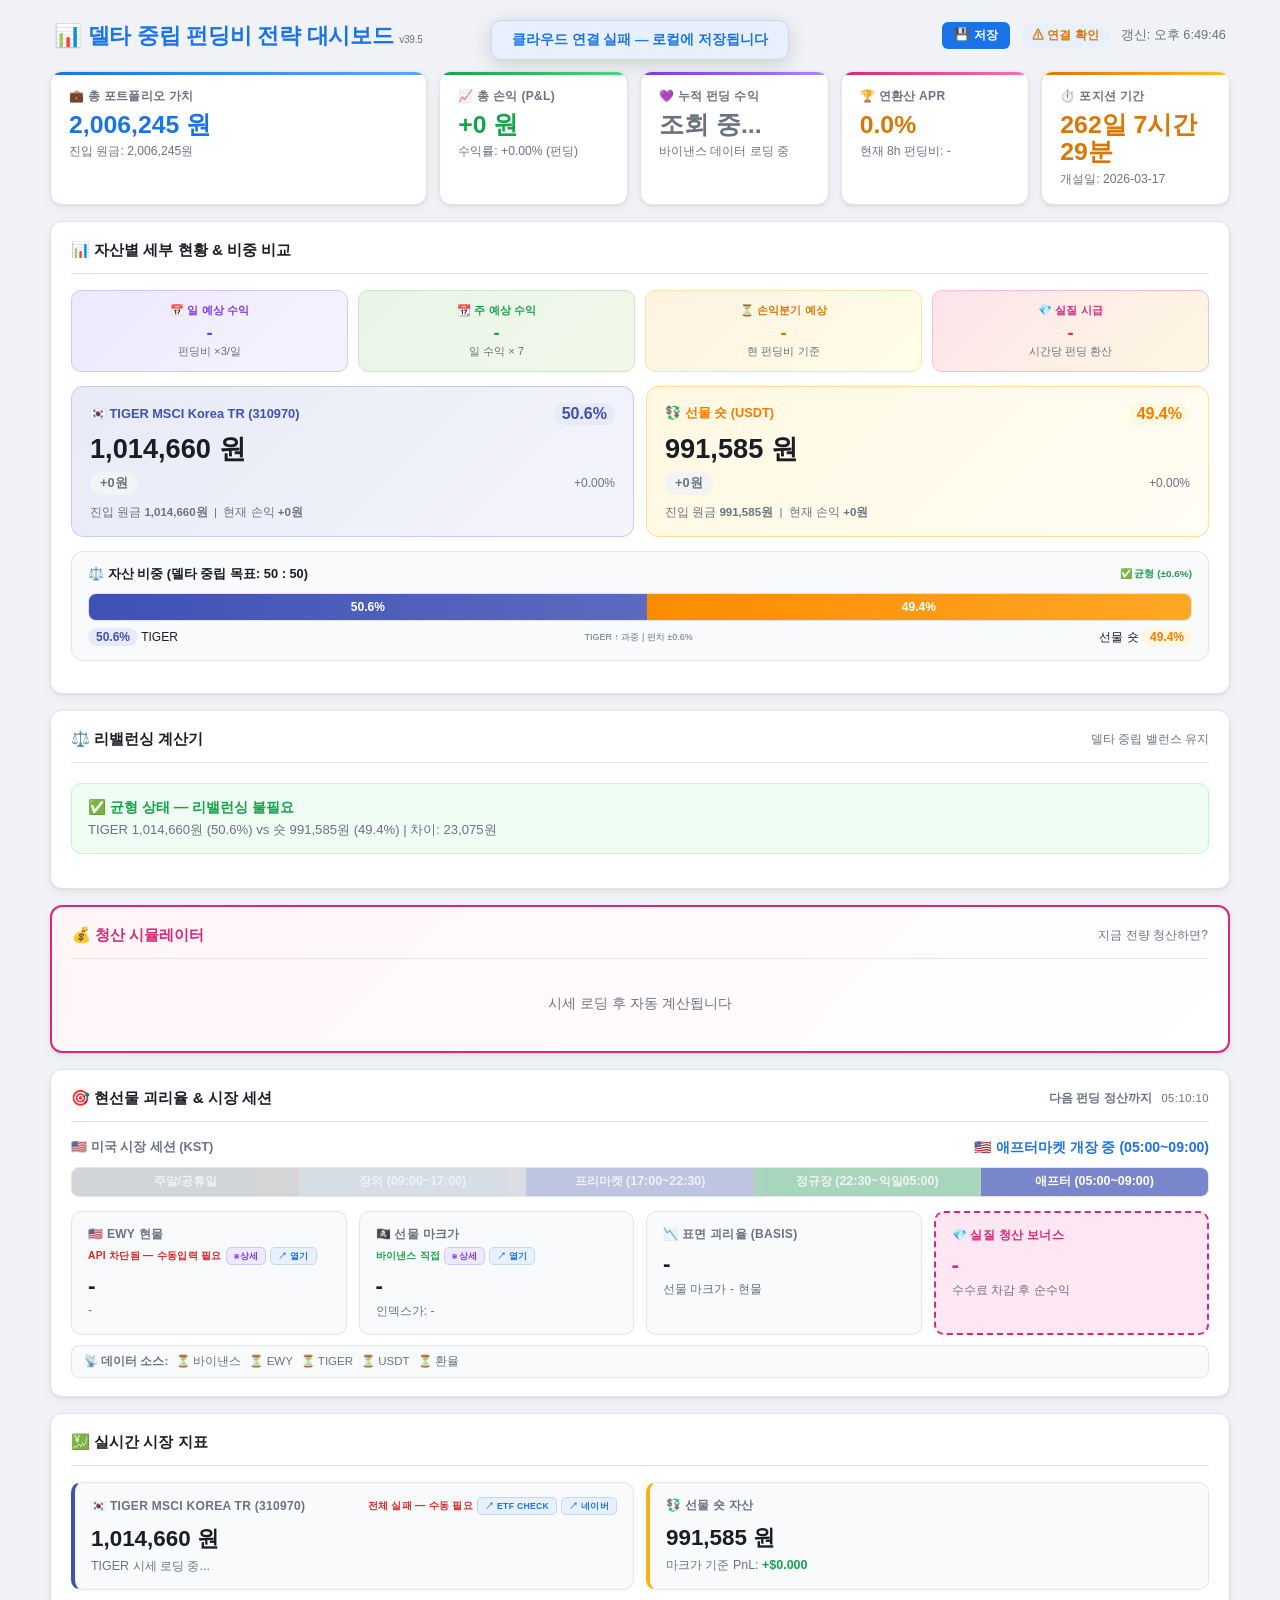
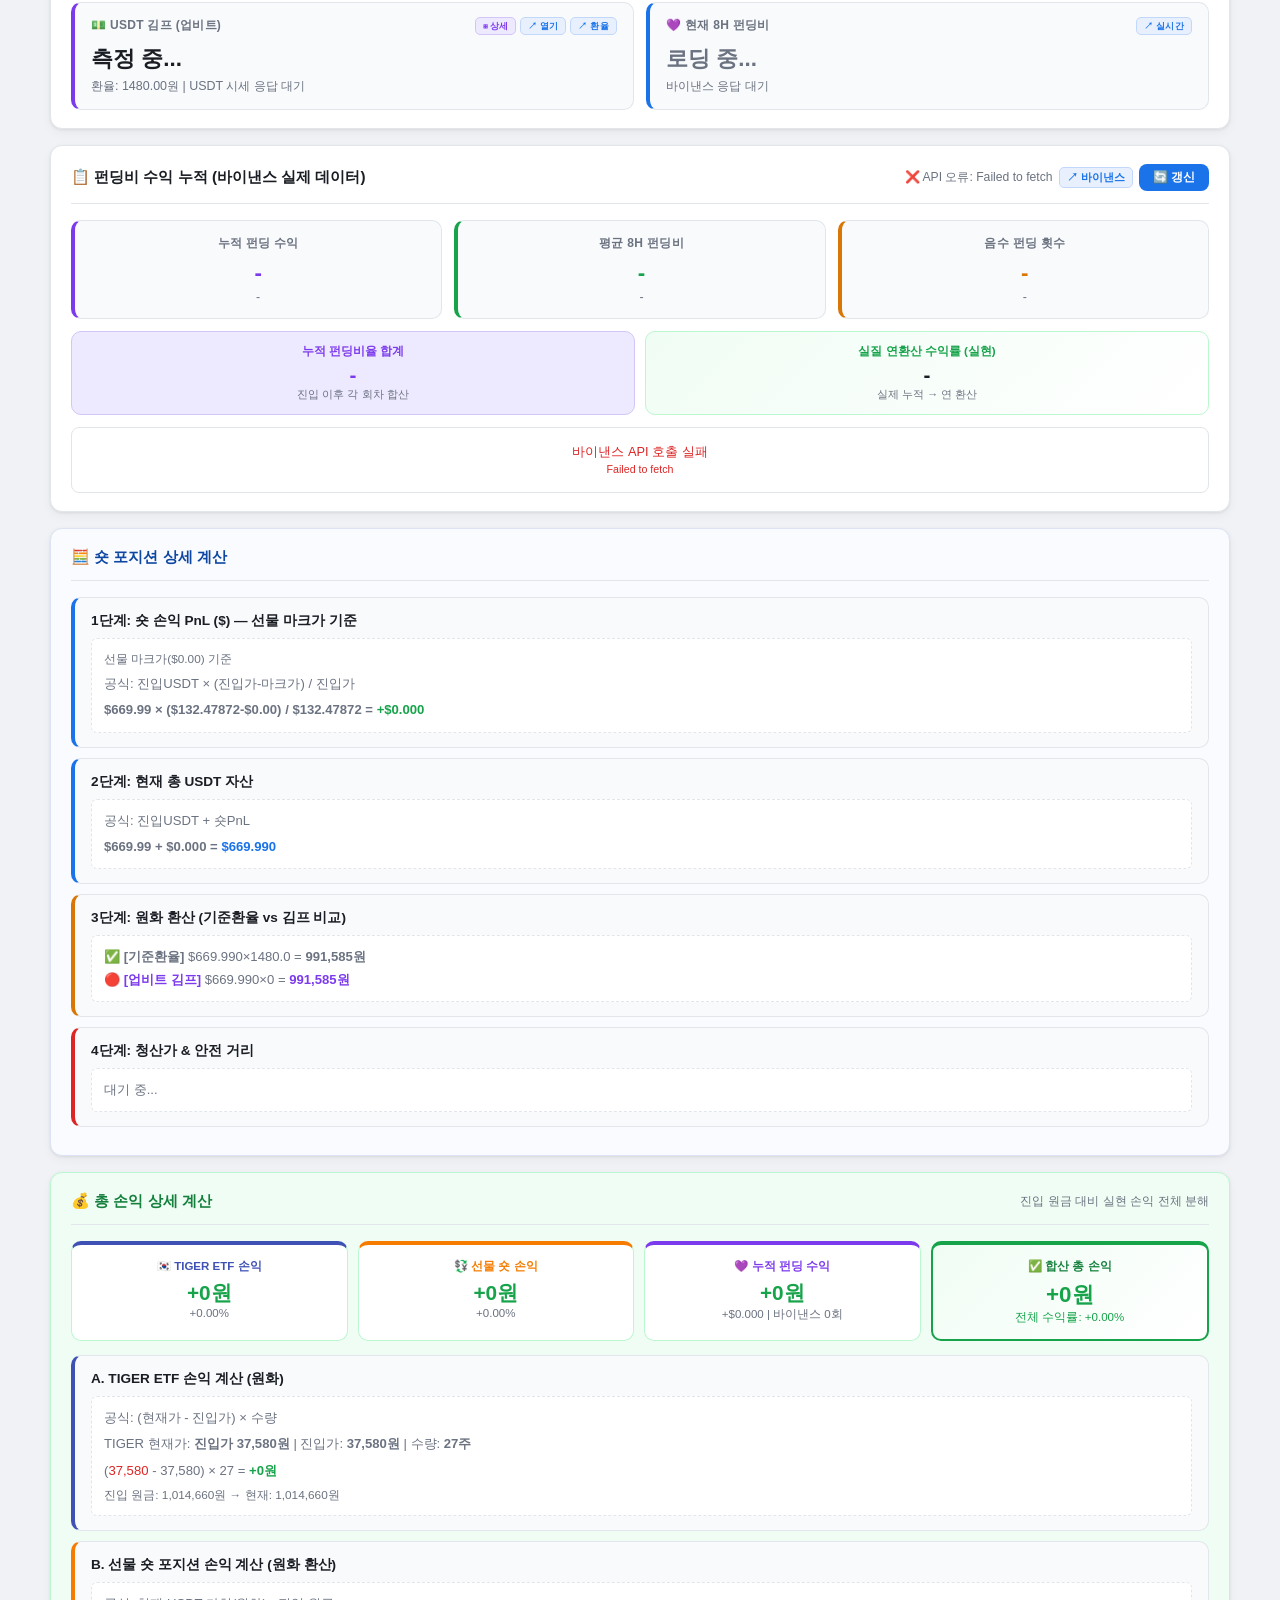
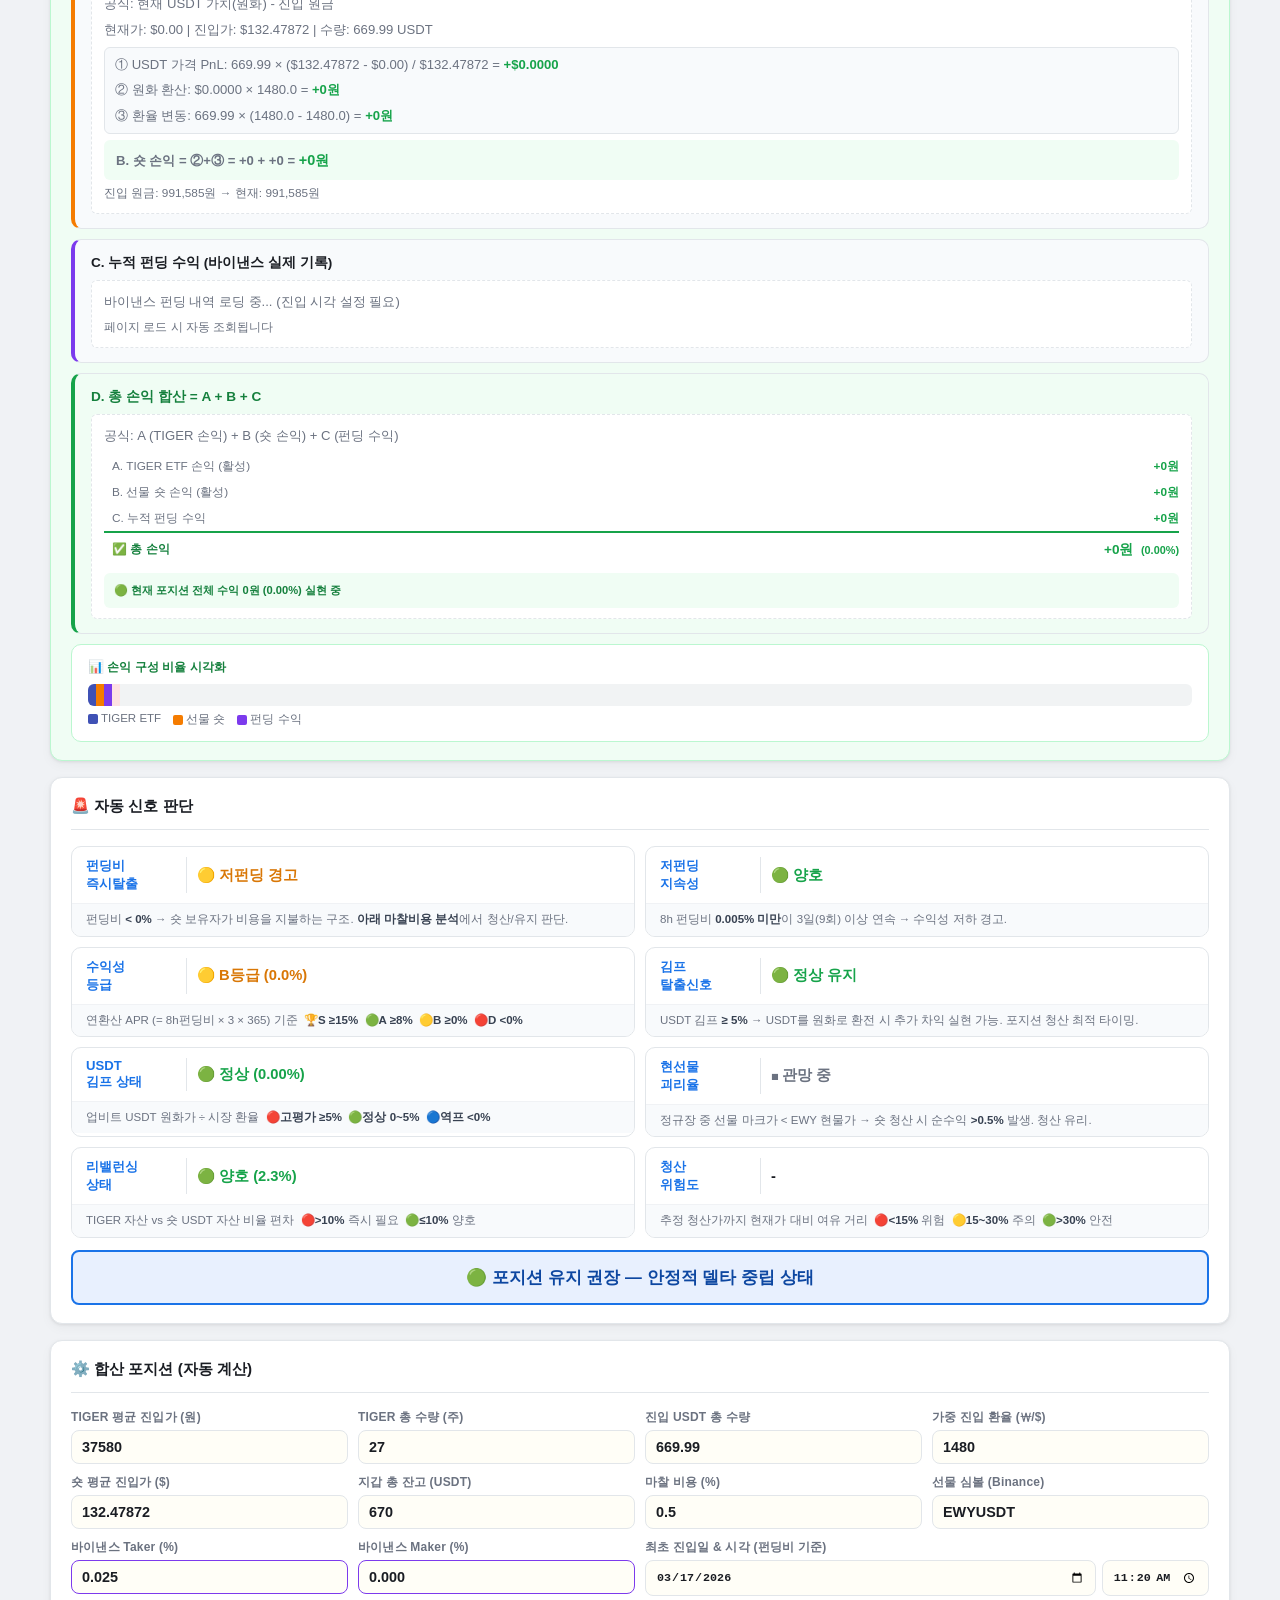
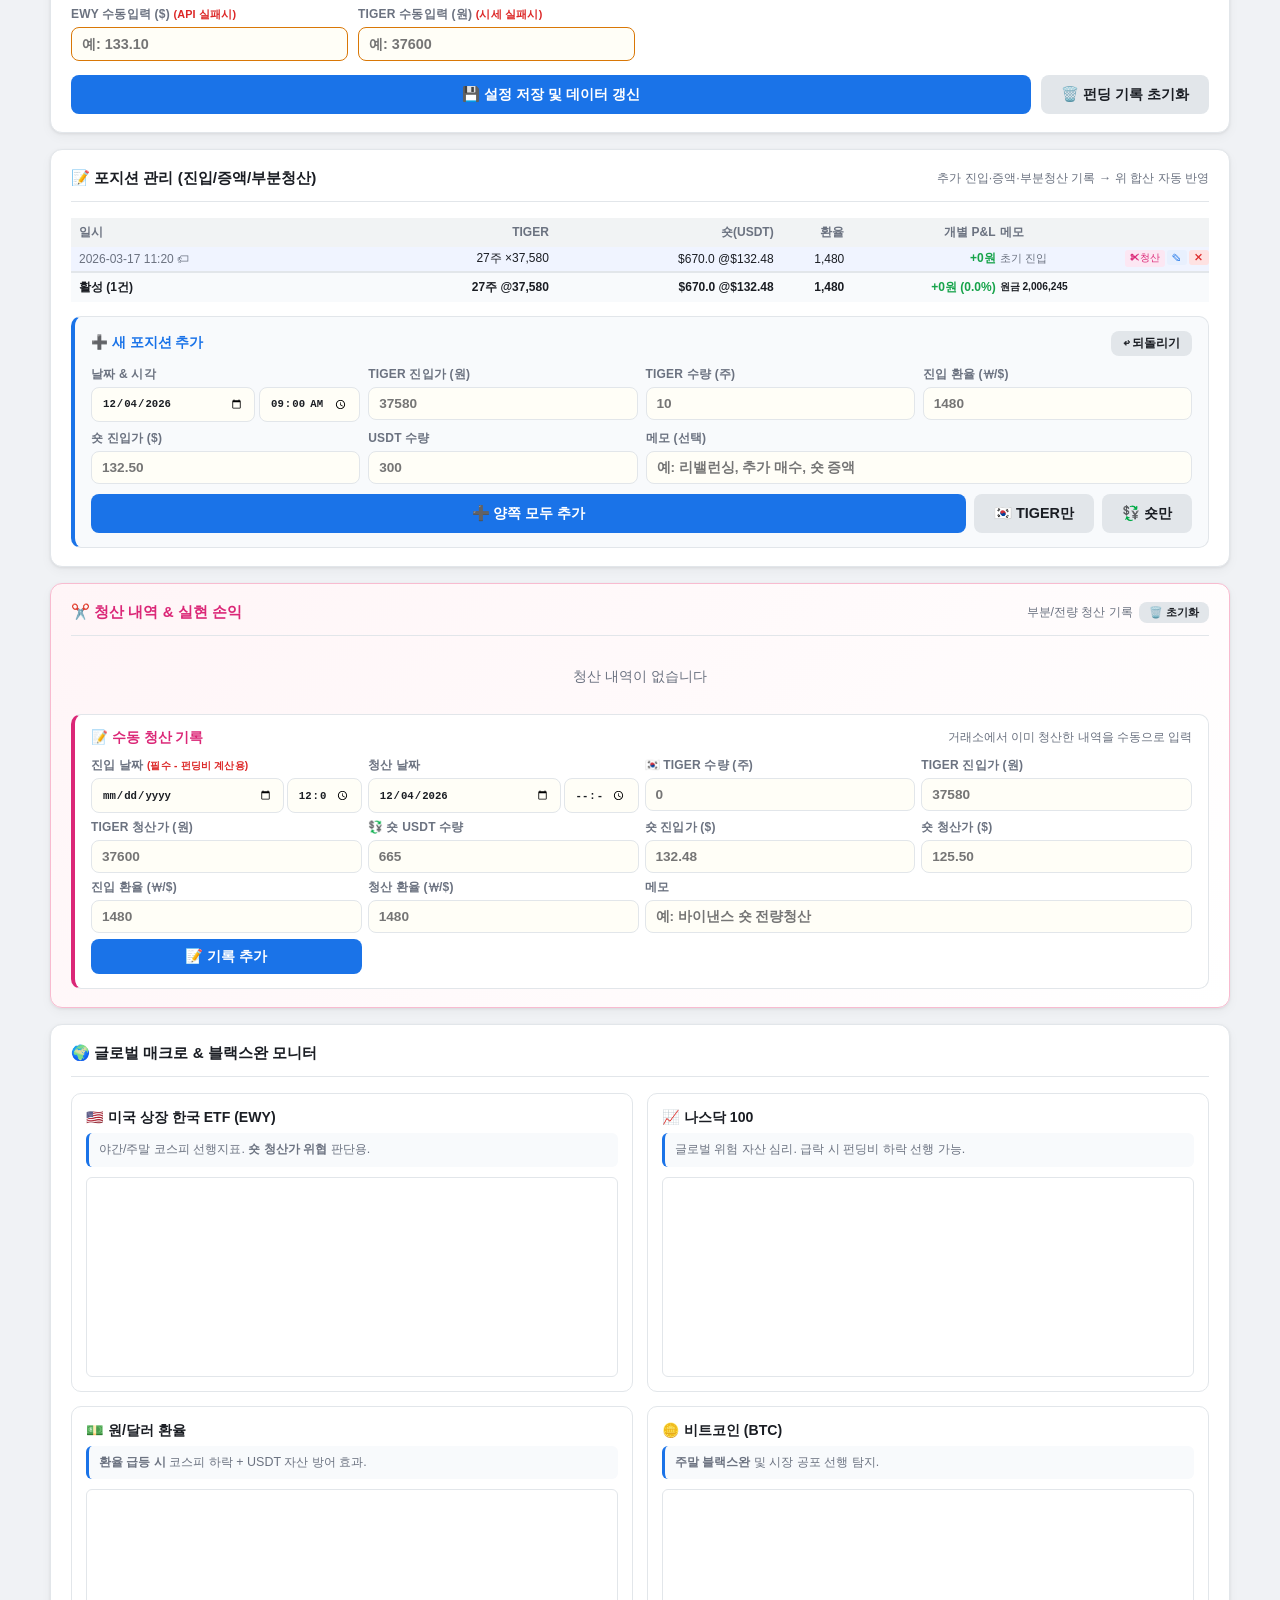
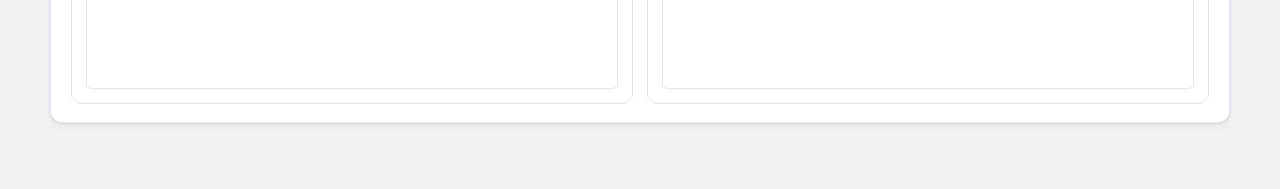
<file: index.html>
<!DOCTYPE html>
<html lang="ko">
<head>
    <meta charset="UTF-8">
    <meta name="viewport" content="width=device-width, initial-scale=1.0">
    <meta http-equiv="Cache-Control" content="no-cache, no-store, must-revalidate">
    <meta http-equiv="Pragma" content="no-cache">
    <meta http-equiv="Expires" content="0">
    <title>델타 중립 펀딩비 전략 대시보드 v39.5</title>
    <link rel="stylesheet" href="css/dashboard.css?v=39.5">
</head>
<body>
<div class="container">

    <!-- 동기화 토스트 -->
    <div id="sync_toast" class="sync-toast"></div>

    <div class="header">
        <h1>📊 델타 중립 펀딩비 전략 대시보드 <span style="font-size:0.45em;color:var(--sub);font-weight:400;">v39.5</span></h1>
        <div class="header-meta">
            <button class="btn btn-primary" id="btn_header_save" onclick="headerSave()" style="padding:5px 12px;font-size:0.78em;border-radius:6px;">💾 저장</button>
            <span id="live_badge" class="badge">대기 중</span>
            <span id="last_update">-</span>
        </div>
    </div>

    <!-- 포트폴리오 총 요약 -->
    <div class="summary-bar">
        <div class="sum-card total">
            <div class="sum-label">💼 총 포트폴리오 가치</div>
            <div class="sum-value" id="sv_total" style="color:var(--blue)">-</div>
            <div class="sum-sub" id="ss_total">진입 원금 대비 계산 중...</div>
        </div>
        <div class="sum-card" id="sc_pnl">
            <div class="sum-label">📈 총 손익 (P&L)</div>
            <div class="sum-value" id="sv_pnl">-</div>
            <div class="sum-sub" id="ss_pnl">진입가 대비</div>
        </div>
        <div class="sum-card fund">
            <div class="sum-label">💜 누적 펀딩 수익</div>
            <div class="sum-value" id="sv_fund_cum" style="color:var(--purple)">-</div>
            <div class="sum-sub" id="ss_fund_cum">이번 포지션 합계</div>
        </div>
        <div class="sum-card apr">
            <div class="sum-label">🏆 연환산 APR</div>
            <div class="sum-value" id="sv_apr">-</div>
            <div class="sum-sub" id="ss_apr">현재 8h 펀딩비: -</div>
        </div>
        <div class="sum-card dur">
            <div class="sum-label">⏱️ 포지션 기간</div>
            <div class="sum-value" id="sv_dur" style="color:var(--amber)">-</div>
            <div class="sum-sub" id="ss_dur">개설일 기준</div>
        </div>
    </div>

    <!-- 자산별 세부 현황 + 비중 비교 -->
    <div class="section" style="margin-bottom:16px;">
        <div class="section-title">📊 자산별 세부 현황 &amp; 비중 비교</div>

        <!-- 투자자 핵심 지표 -->
        <div style="display:grid;grid-template-columns:repeat(4,1fr);gap:10px;margin-bottom:14px;">
            <div style="background:linear-gradient(135deg,#ede9fe,#f5f3ff);border-radius:10px;padding:12px 14px;border:1px solid #d4c5f9;text-align:center;">
                <div style="font-size:0.7em;font-weight:700;color:var(--purple);margin-bottom:4px;">📅 일 예상 수익</div>
                <div style="font-size:1.15em;font-weight:800;color:var(--purple);" id="iv_daily">-</div>
                <div style="font-size:0.7em;color:var(--sub);" id="iv_daily_sub">펀딩비 ×3/일</div>
            </div>
            <div style="background:linear-gradient(135deg,#e8f5e9,#f1f8e9);border-radius:10px;padding:12px 14px;border:1px solid #c8e6c9;text-align:center;">
                <div style="font-size:0.7em;font-weight:700;color:var(--green);margin-bottom:4px;">📆 주 예상 수익</div>
                <div style="font-size:1.15em;font-weight:800;color:var(--green);" id="iv_weekly">-</div>
                <div style="font-size:0.7em;color:var(--sub);" id="iv_weekly_sub">일 수익 × 7</div>
            </div>
            <div style="background:linear-gradient(135deg,#fff3e0,#fffde7);border-radius:10px;padding:12px 14px;border:1px solid #ffe0b2;text-align:center;">
                <div style="font-size:0.7em;font-weight:700;color:var(--amber);margin-bottom:4px;">⏳ 손익분기 예상</div>
                <div style="font-size:1.15em;font-weight:800;color:var(--amber);" id="iv_breakeven">-</div>
                <div style="font-size:0.7em;color:var(--sub);" id="iv_breakeven_sub">현 펀딩비 기준</div>
            </div>
            <div style="background:linear-gradient(135deg,#fce4ec,#fff8e1);border-radius:10px;padding:12px 14px;border:1px solid #f8bbd0;text-align:center;">
                <div style="font-size:0.7em;font-weight:700;color:var(--pink);margin-bottom:4px;">💎 실질 시급</div>
                <div style="font-size:1.15em;font-weight:800;color:var(--pink);" id="iv_hourly">-</div>
                <div style="font-size:0.7em;color:var(--sub);">시간당 펀딩 환산</div>
            </div>
        </div>

        <!-- 두 자산 카드 -->
        <div class="asset-compare-grid">
            <!-- TIGER ETF -->
            <div class="asset-card tiger">
                <div class="asset-card-header">
                    <span class="asset-card-title tiger">🇰🇷 TIGER MSCI Korea TR (310970)</span>
                    <span id="ac_tiger_weight_chip" class="weight-chip tiger">-</span>
                </div>
                <div class="asset-card-value" id="ac_tiger_value">-</div>
                <div class="asset-pnl-row">
                    <span class="asset-pnl-chip neu" id="ac_tiger_pnl_chip">-</span>
                    <span style="font-size:0.75em;color:var(--sub);" id="ac_tiger_pnl_pct">-</span>
                </div>
                <div class="asset-entry-row">진입 원금 <span id="ac_tiger_entry">-</span> &nbsp;|&nbsp; 현재 손익 <span id="ac_tiger_pnl_abs">-</span></div>
            </div>
            <!-- 선물 숏 -->
            <div class="asset-card short">
                <div class="asset-card-header">
                    <span class="asset-card-title short">💱 선물 숏 (USDT)</span>
                    <span id="ac_short_weight_chip" class="weight-chip short">-</span>
                </div>
                <div class="asset-card-value" id="ac_short_value">-</div>
                <div class="asset-pnl-row">
                    <span class="asset-pnl-chip neu" id="ac_short_pnl_chip">-</span>
                    <span style="font-size:0.75em;color:var(--sub);" id="ac_short_pnl_pct">-</span>
                </div>
                <div class="asset-entry-row">진입 원금 <span id="ac_short_entry">-</span> &nbsp;|&nbsp; 현재 손익 <span id="ac_short_pnl_abs">-</span></div>
            </div>
        </div>

        <!-- 비중 바 -->
        <div class="weight-bar-wrap">
            <div class="weight-bar-title">
                <span>⚖️ 자산 비중 (델타 중립 목표: 50 : 50)</span>
                <span class="weight-status" id="wt_status">-</span>
            </div>
            <div class="weight-bar">
                <div class="weight-bar-tiger" id="wt_tiger_bar" style="width:50%">50%</div>
                <div class="weight-bar-short" id="wt_short_bar" style="width:50%">50%</div>
            </div>
            <div class="weight-info-row">
                <span><span class="weight-chip tiger" id="wt_tiger_chip">-</span> TIGER</span>
                <span style="font-size:0.75em;color:var(--sub);" id="wt_diff_label">편차 계산 중...</span>
                <span>선물 숏 <span class="weight-chip short" id="wt_short_chip">-</span></span>
            </div>
        </div>
    </div>


    <!-- ★ 리밸런싱 계산기 -->
    <div class="section">
        <div class="section-title">
            ⚖️ 리밸런싱 계산기
            <span style="font-size:0.82em;color:var(--sub);font-weight:400;">델타 중립 밸런스 유지</span>
        </div>
        <div id="rebal_panel" style="padding:4px 0;">
            <div style="text-align:center;padding:16px;color:var(--sub);font-size:0.85em;">시세 로딩 후 자동 계산됩니다</div>
        </div>
    </div>

    <!-- ★ 청산 시뮬레이터 -->
    <div class="section" style="border:2px solid var(--pink);background:linear-gradient(135deg,#fff5f7,#fff);">
        <div class="section-title" style="color:var(--pink);">
            💰 청산 시뮬레이터
            <span style="font-size:0.82em;color:var(--sub);font-weight:400;">지금 전량 청산하면?</span>
        </div>
        <div id="liq_sim_panel" style="padding:4px 0;">
            <div style="text-align:center;padding:16px;color:var(--sub);font-size:0.85em;">시세 로딩 후 자동 계산됩니다</div>
        </div>
    </div>

    <!-- 괴리율 & 세션 -->
    <div class="section">
        <div class="section-title">
            🎯 현선물 괴리율 & 시장 세션
            <div class="countdown">
                다음 펀딩 정산까지&nbsp;<span class="cd-time" id="v_funding_countdown">--:--:--</span>
               
            </div>
        </div>
        <div style="display:flex;justify-content:space-between;align-items:center;margin-bottom:10px;">
            <span style="font-size:0.8em;font-weight:700;color:var(--sub);">🇺🇸 미국 시장 세션 (KST)</span>
            <span id="v_session_status" style="font-weight:700;color:var(--blue);font-size:0.88em;">-</span>
        </div>
        <div class="session-bar">
            <div id="sb_closed"   class="sb closed"  >주말/공휴일</div>
            <div id="sb_offhours" class="sb offhours" >장외 (09:00~17:00)</div>
            <div id="sb_pre"      class="sb pre"      >프리마켓 (17:00~22:30)</div>
            <div id="sb_reg"      class="sb reg"      >정규장 (22:30~익일05:00)</div>
            <div id="sb_after"    class="sb after"    >애프터 (05:00~09:00)</div>
        </div>
        <div class="g4">
            <div class="data-card" style="position:relative;">
                <div class="dc-label" style="flex-wrap:wrap;gap:4px;">🇺🇸 EWY 현물<span style="display:flex;align-items:center;gap:4px;"><span id="ewy_src" class="api-ok">야후파이낸스</span><button class="ext-link popup" onclick="openModal('modal_ewy')">⊞ 상세</button><a class="ext-link newtab" href="https://finance.yahoo.com/quote/EWY/" target="_blank" rel="noopener">&#8599; 열기</a></span></div>
                <div class="dc-value" id="v_ewy_price">-</div>
                <div class="dc-sub" id="v_ewy_detail">-</div>
                <!-- 시간외/정규 가격 병행 표시 -->
                <div id="ewy_extended_wrap" style="display:none;margin-top:8px;padding:7px 10px;background:#f0f4ff;border-radius:6px;border:1px solid #dde3f4;">
                    <div style="display:flex;justify-content:space-between;align-items:center;font-size:0.78em;">
                        <span style="color:var(--sub);font-weight:600;">정규장 종가</span>
                        <span style="font-weight:800;color:var(--text);" id="ewy_reg_price">-</span>
                    </div>
                    <div style="display:flex;justify-content:space-between;align-items:center;font-size:0.78em;margin-top:3px;">
                        <span style="font-weight:600;" id="ewy_ext_label">시간외</span>
                        <span style="display:flex;align-items:center;gap:6px;">
                            <span style="font-weight:800;" id="ewy_ext_price">-</span>
                            <span style="font-size:0.88em;font-weight:700;padding:1px 6px;border-radius:4px;" id="ewy_ext_change">-</span>
                        </span>
                    </div>
                    <div style="font-size:0.68em;color:var(--sub);margin-top:3px;text-align:right;" id="ewy_ext_time">-</div>
                </div>
            </div>
            <div class="data-card">
                <div class="dc-label" style="flex-wrap:wrap;gap:4px;">🏴‍☠️ 선물 마크가<span style="display:flex;align-items:center;gap:4px;"><span class="api-ok">바이낸스 직접</span><button class="ext-link popup" onclick="openModal('modal_binance')">⊞ 상세</button><a class="ext-link newtab" href="https://www.binance.com/en/futures/EWYUSDT" target="_blank" rel="noopener">&#8599; 열기</a></span></div>
                <div class="dc-value" id="v_mark_price">-</div>
                <div class="dc-sub" id="v_index_price">인덱스가: -</div>
            </div>
            <div class="data-card">
                <div class="dc-label">📉 표면 괴리율 (Basis)</div>
                <div class="dc-value" id="v_tracking">-</div>
                <div class="dc-sub">선물 마크가 - 현물</div>
            </div>
            <div class="data-card" style="border:2px dashed var(--pink);background:var(--pink-light);">
                <div class="dc-label" style="color:var(--pink);">💎 실질 청산 보너스</div>
                <div class="dc-value" id="v_net_bonus" style="color:var(--pink);">-</div>
                <div class="dc-sub">수수료 차감 후 순수익</div>
            </div>
        </div>
        <!-- API 연결 상태 표시 -->
        <div style="display:flex;gap:8px;flex-wrap:wrap;margin-top:10px;padding:8px 12px;background:#f8fafc;border-radius:8px;border:1px solid var(--border);font-size:0.72em;">
            <span style="font-weight:700;color:var(--sub);">📡 데이터 소스:</span>
            <span id="conn_binance" style="color:var(--sub);">⏳ 바이낸스</span>
            <span id="conn_ewy" style="color:var(--sub);">⏳ EWY</span>
            <span id="conn_tiger" style="color:var(--sub);">⏳ TIGER</span>
            <span id="conn_usdt" style="color:var(--sub);">⏳ USDT</span>
            <span id="conn_fx" style="color:var(--sub);">⏳ 환율</span>
        </div>
    </div>
    <div class="section">
        <div class="section-title">💹 실시간 시장 지표</div>
        <div class="g2" style="margin-bottom:12px;">
            <div class="data-card" style="border-left:4px solid #3f51b5;">
                <div class="dc-label" style="flex-wrap:wrap;gap:4px;">🇰🇷 TIGER MSCI Korea TR (310970)<span style="display:flex;align-items:center;gap:4px;"><span id="tiger_src" class="api-ok" style="font-size:0.85em;">-</span><a class="ext-link newtab" href="https://www.etfcheck.co.kr/mobile/etpitem/310970/basic/%EA%B0%9C%EC%9A%94" target="_blank" rel="noopener">&#8599; ETF CHECK</a><a class="ext-link newtab" href="https://m.stock.naver.com/domestic/stock/310970/total" target="_blank" rel="noopener">&#8599; 네이버</a></span></div>
                <div class="dc-value" id="v_tiger_asset">-</div>
                <div class="dc-sub" id="v_tiger_detail">-</div>
                <!-- TIGER ETF 괴리율 표시 -->
                <div id="tiger_nav_wrap" style="display:none;margin-top:8px;padding:7px 10px;background:#f0f4ff;border-radius:6px;border:1px solid #dde3f4;">
                    <div style="display:flex;justify-content:space-between;align-items:center;font-size:0.78em;">
                        <span style="color:var(--sub);font-weight:600;">추정 NAV</span>
                        <span style="font-weight:800;color:var(--text);" id="tiger_nav_val">-</span>
                    </div>
                    <div style="display:flex;justify-content:space-between;align-items:center;font-size:0.78em;margin-top:3px;">
                        <span style="font-weight:600;color:var(--sub);">ETF 괴리율</span>
                        <span style="font-weight:800;" id="tiger_nav_diff">-</span>
                    </div>
                    <div style="font-size:0.68em;color:var(--sub);margin-top:2px;text-align:right;" id="tiger_nav_desc">시장가 vs NAV</div>
                </div>
            </div>
            <div class="data-card" style="border-left:4px solid #f6b211;">
                <div class="dc-label">💱 선물 숏 자산</div>
                <div class="dc-value" id="v_short_asset">-</div>
                <div class="dc-sub" id="v_short_detail">-</div>
            </div>
        </div>
        <div class="g2">
            <div class="data-card" style="border-left:4px solid var(--purple);">
                <div class="dc-label" style="flex-wrap:wrap;gap:4px;">💵 USDT 김프 (업비트)<span style="display:flex;align-items:center;gap:4px;"><button class="ext-link popup" onclick="openModal('modal_kimp')">⊞ 상세</button><a class="ext-link newtab" href="https://theddari.com/kimp" target="_blank" rel="noopener">&#8599; 열기</a><a class="ext-link newtab" href="https://www.google.com/finance/quote/USD-KRW" target="_blank" rel="noopener">&#8599; 환율</a></span></div>
                <div class="dc-value" id="v_kimp">-</div>
                <div class="dc-sub" id="v_usdt_detail">-</div>
            </div>
            <div class="data-card" style="border-left:4px solid var(--blue);">
                <div class="dc-label" style="flex-wrap:wrap;gap:4px;">💜 현재 8h 펀딩비 <span id="v_fund_next_time" style="font-size:0.85em;color:var(--purple);font-weight:600;"></span><a class="ext-link newtab" href="https://www.binance.com/en/futures/funding-history/perpetual/real-time-funding-rate?search=ewy" target="_blank" rel="noopener">&#8599; 실시간</a></div>
                <div class="dc-value" id="v_fund">-</div>
                <div class="dc-sub" id="v_fund_detail">-</div>
            </div>
        </div>
    </div>

    <!-- ★ 펀딩비 수익 (바이낸스 실제 데이터 기반) -->
    <div class="section">
        <div class="section-title">
            📋 펀딩비 수익 누적 (바이낸스 실제 데이터)
            <div style="display:flex;align-items:center;gap:6px;">
                <span id="bfh_status" style="font-size:0.8em;color:var(--sub);"></span>
                <a class="ext-link newtab" href="https://www.binance.com/en/futures/funding-history/perpetual/funding-fee-history?contract=EWYUSDT" target="_blank" rel="noopener">↗ 바이낸스</a>
                <button class="btn btn-primary" style="padding:5px 14px;font-size:0.8em;" onclick="fetchFundingHistory()">🔄 갱신</button>
            </div>
        </div>

        <!-- 핵심 요약 3종 -->
        <div class="g3" style="margin-bottom:12px;">
            <div class="data-card" style="border-left:4px solid var(--purple);text-align:center;">
                <div class="dc-label" style="justify-content:center;">누적 펀딩 수익</div>
                <div class="dc-value" id="bfh_income_usd" style="color:var(--purple);">-</div>
                <div class="dc-sub" id="bfh_income_krw">-</div>
            </div>
            <div class="data-card" style="border-left:4px solid var(--green);text-align:center;">
                <div class="dc-label" style="justify-content:center;">평균 8h 펀딩비</div>
                <div class="dc-value" id="bfh_avg_rate" style="color:var(--green);">-</div>
                <div class="dc-sub" id="bfh_count">-</div>
            </div>
            <div class="data-card" style="border-left:4px solid var(--amber);text-align:center;">
                <div class="dc-label" style="justify-content:center;">음수 펀딩 횟수</div>
                <div class="dc-value" id="bfh_neg_ratio" style="color:var(--amber);">-</div>
                <div class="dc-sub" id="bfh_period">-</div>
            </div>
        </div>

        <!-- 누적 비율 + 기간 정보 -->
        <div style="display:flex;gap:10px;flex-wrap:wrap;margin-bottom:12px;">
            <div style="flex:1;min-width:200px;background:var(--purple-light);border:1px solid #d4c5f9;border-radius:10px;padding:12px 16px;text-align:center;">
                <div style="font-size:0.72em;font-weight:700;color:var(--purple);margin-bottom:4px;">누적 펀딩비율 합계</div>
                <div style="font-size:1.3em;font-weight:800;color:var(--purple);" id="bfh_total_rate">-</div>
                <div style="font-size:0.7em;color:var(--sub);" id="bfh_total_rate_sub">진입 이후 각 회차 합산</div>
            </div>
            <div style="flex:1;min-width:200px;background:linear-gradient(135deg,#f0fdf4,#fff);border:1px solid #bbf7d0;border-radius:10px;padding:12px 16px;text-align:center;">
                <div style="font-size:0.72em;font-weight:700;color:var(--green);margin-bottom:4px;">실질 연환산 수익률 (실현)</div>
                <div style="font-size:1.3em;font-weight:800;" id="bfh_real_apr">-</div>
                <div style="font-size:0.7em;color:var(--sub);" id="bfh_real_apr_sub">실제 누적 → 연 환산</div>
            </div>
        </div>

        <!-- 펀딩 내역 로그 -->
        <div id="bfh_log" style="max-height:200px;overflow-y:auto;background:#fff;border-radius:8px;border:1px solid var(--border);font-size:0.8em;">
            <div style="padding:16px;text-align:center;color:var(--sub);">진입 시각 설정 후 자동 조회됩니다</div>
        </div>
    </div>

    <!-- 상세 계산 -->
    <div class="section" style="background:#fafbff;border-color:#dde3f4;">
        <div class="section-title" style="color:#0d47a1;">
            🧮 숏 포지션 상세 계산
            
        </div>
        <div class="calc-panel"><div class="calc-title">1단계: 숏 손익 PnL ($) — 선물 마크가 기준</div><div class="calc-body" id="calc_step1">대기 중...</div></div>
        <div class="calc-panel"><div class="calc-title">2단계: 현재 총 USDT 자산</div><div class="calc-body" id="calc_step2">대기 중...</div></div>
        <div class="calc-panel warn"><div class="calc-title">3단계: 원화 환산 (기준환율 vs 김프 비교)</div><div class="calc-body" id="calc_step3">대기 중...</div></div>
        <div class="calc-panel danger"><div class="calc-title">4단계: 청산가 & 안전 거리</div><div class="calc-body" id="calc_step4">대기 중...</div></div>
    </div>

    <!-- 총 손익 상세 계산 -->
    <div class="section" style="background:#f0fdf4;border-color:#bbf7d0;">
        <div class="section-title" style="color:#15803d;">
            💰 총 손익 상세 계산
            <span style="font-size:0.82em;color:var(--sub);font-weight:400;">진입 원금 대비 실현 손익 전체 분해</span>
        </div>

        <!-- 손익 요약 카드 행 -->
        <div style="display:flex;flex-wrap:wrap;gap:10px;margin-bottom:14px;" id="pnl_summary_grid">
            <div style="flex:1;min-width:130px;background:#fff;border-radius:10px;padding:14px 16px;border:1px solid #bbf7d0;text-align:center;border-top:4px solid #3f51b5;">
                <div style="font-size:0.72em;font-weight:700;color:#3f51b5;margin-bottom:5px;">🇰🇷 TIGER ETF 손익</div>
                <div style="font-size:1.3em;font-weight:800;" id="pnl_tiger">-</div>
                <div style="font-size:0.72em;color:var(--sub);" id="pnl_tiger_pct">-</div>
            </div>
            <div style="flex:1;min-width:130px;background:#fff;border-radius:10px;padding:14px 16px;border:1px solid #bbf7d0;text-align:center;border-top:4px solid #f57c00;">
                <div style="font-size:0.72em;font-weight:700;color:#f57c00;margin-bottom:5px;">💱 선물 숏 손익</div>
                <div style="font-size:1.3em;font-weight:800;" id="pnl_short">-</div>
                <div style="font-size:0.72em;color:var(--sub);" id="pnl_short_pct">-</div>
            </div>
            <div style="flex:1;min-width:130px;background:#fff;border-radius:10px;padding:14px 16px;border:1px solid #bbf7d0;text-align:center;border-top:4px solid var(--purple);">
                <div style="font-size:0.72em;font-weight:700;color:var(--purple);margin-bottom:5px;">💜 누적 펀딩 수익</div>
                <div style="font-size:1.3em;font-weight:800;" id="pnl_funding">-</div>
                <div style="font-size:0.72em;color:var(--sub);" id="pnl_funding_sub">바이낸스 실제 내역</div>
            </div>
            <div id="pnl_realized_wrap" style="display:none;flex:1;min-width:130px;background:#fff;border-radius:10px;padding:14px 16px;border:1px solid #f8bbd0;text-align:center;border-top:4px solid var(--pink);">
                <div style="font-size:0.72em;font-weight:700;color:var(--pink);margin-bottom:5px;">✂️ 실현 손익</div>
                <div style="font-size:1.3em;font-weight:800;" id="pnl_realized">-</div>
                <div style="font-size:0.72em;color:var(--sub);">부분/전량 청산</div>
            </div>
            <div style="flex:1;min-width:130px;background:#fff;border-radius:10px;padding:14px 16px;border:2px solid #16a34a;text-align:center;border-top:4px solid #16a34a;background:linear-gradient(135deg,#f0fdf4,#fff);">
                <div style="font-size:0.72em;font-weight:700;color:#15803d;margin-bottom:5px;">✅ 합산 총 손익</div>
                <div style="font-size:1.4em;font-weight:900;" id="pnl_total_sum">-</div>
                <div style="font-size:0.72em;color:var(--sub);" id="pnl_total_pct">-</div>
            </div>
        </div>

        <!-- 단계별 계산 -->
        <div class="calc-panel" style="border-left-color:#3f51b5;">
            <div class="calc-title">A. TIGER ETF 손익 계산 (원화)</div>
            <div class="calc-body" id="pnl_step_tiger">대기 중...</div>
        </div>

        <div class="calc-panel" style="border-left-color:#f57c00;">
            <div class="calc-title">B. 선물 숏 포지션 손익 계산 (원화 환산)</div>
            <div class="calc-body" id="pnl_step_short">대기 중...</div>
        </div>

        <div class="calc-panel" style="border-left-color:var(--purple);">
            <div class="calc-title">C. 누적 펀딩 수익 (바이낸스 실제 기록)</div>
            <div class="calc-body" id="pnl_step_funding">대기 중...</div>
        </div>

        <div class="calc-panel" style="border-left-color:#16a34a;background:#f0fdf4;">
            <div class="calc-title" style="color:#15803d;">D. 총 손익 합산 = A + B + C</div>
            <div class="calc-body" id="pnl_step_total" style="background:#fff;">대기 중...</div>
        </div>

        <!-- 손익 구성 시각화 바 -->
        <div style="background:#fff;border-radius:10px;padding:14px 16px;border:1px solid #bbf7d0;margin-top:4px;">
            <div style="font-size:0.78em;font-weight:700;color:#15803d;margin-bottom:8px;">📊 손익 구성 비율 시각화</div>
            <div style="height:22px;border-radius:6px;overflow:hidden;display:flex;background:#f1f3f4;margin-bottom:6px;" id="pnl_bar_wrap">
                <div id="pnl_bar_tiger"  style="background:#3f51b5;transition:width 0.6s;min-width:0;display:flex;align-items:center;justify-content:center;font-size:0.68em;font-weight:800;color:#fff;padding:0 4px;overflow:hidden;white-space:nowrap;"></div>
                <div id="pnl_bar_short"  style="background:#f57c00;transition:width 0.6s;min-width:0;display:flex;align-items:center;justify-content:center;font-size:0.68em;font-weight:800;color:#fff;padding:0 4px;overflow:hidden;white-space:nowrap;"></div>
                <div id="pnl_bar_fund"   style="background:var(--purple);transition:width 0.6s;min-width:0;display:flex;align-items:center;justify-content:center;font-size:0.68em;font-weight:800;color:#fff;padding:0 4px;overflow:hidden;white-space:nowrap;"></div>
                <div id="pnl_bar_loss"   style="background:#fee2e2;transition:width 0.6s;min-width:0;display:flex;align-items:center;justify-content:center;font-size:0.68em;font-weight:700;color:var(--red);padding:0 4px;overflow:hidden;white-space:nowrap;"></div>
            </div>
            <div style="display:flex;gap:12px;flex-wrap:wrap;font-size:0.72em;color:var(--sub);" id="pnl_bar_legend">
                <span><span style="display:inline-block;width:10px;height:10px;border-radius:2px;background:#3f51b5;margin-right:3px;vertical-align:middle;"></span>TIGER ETF</span>
                <span><span style="display:inline-block;width:10px;height:10px;border-radius:2px;background:#f57c00;margin-right:3px;vertical-align:middle;"></span>선물 숏</span>
                <span><span style="display:inline-block;width:10px;height:10px;border-radius:2px;background:var(--purple);margin-right:3px;vertical-align:middle;"></span>펀딩 수익</span>
            </div>
        </div>
    </div>

    <!-- 자동 신호 -->
    <div class="section">
        <div class="section-title">🚨 자동 신호 판단</div>
        <div class="signal-grid">

            <div class="sig-card">
                <div class="sig-card-top">
                    <div class="sig-name">펀딩비<br>즉시탈출</div>
                    <div class="sig-divider"></div>
                    <div class="sig-value" id="s_fund1">-</div>
                </div>
                <div class="sig-card-desc">펀딩비 <strong>&lt; 0%</strong> → 숏 보유자가 비용을 지불하는 구조. <strong>아래 마찰비용 분석</strong>에서 청산/유지 판단.</div>
            </div>

            <div class="sig-card">
                <div class="sig-card-top">
                    <div class="sig-name">저펀딩<br>지속성</div>
                    <div class="sig-divider"></div>
                    <div class="sig-value" id="s_fund2">-</div>
                </div>
                <div class="sig-card-desc">8h 펀딩비 <strong>0.005% 미만</strong>이 3일(9회) 이상 연속 → 수익성 저하 경고.</div>
            </div>

            <div class="sig-card">
                <div class="sig-card-top">
                    <div class="sig-name">수익성<br>등급</div>
                    <div class="sig-divider"></div>
                    <div class="sig-value" id="s_grade">-</div>
                </div>
                <div class="sig-card-desc">연환산 APR (= 8h펀딩비 × 3 × 365) 기준 &nbsp;🏆<strong>S ≥15%</strong> &nbsp;🟢<strong>A ≥8%</strong> &nbsp;🟡<strong>B ≥0%</strong> &nbsp;🔴<strong>D &lt;0%</strong></div>
            </div>

            <div class="sig-card">
                <div class="sig-card-top">
                    <div class="sig-name">김프<br>탈출신호</div>
                    <div class="sig-divider"></div>
                    <div class="sig-value" id="s_kimp_exit">-</div>
                </div>
                <div class="sig-card-desc">USDT 김프 <strong>≥ 5%</strong> → USDT를 원화로 환전 시 추가 차익 실현 가능. 포지션 청산 최적 타이밍.</div>
            </div>

            <div class="sig-card">
                <div class="sig-card-top">
                    <div class="sig-name">USDT<br>김프 상태</div>
                    <div class="sig-divider"></div>
                    <div class="sig-value" id="s_kimp_status">-</div>
                </div>
                <div class="sig-card-desc">업비트 USDT 원화가 ÷ 시장 환율 &nbsp;🔴<strong>고평가 ≥5%</strong> &nbsp;🟢<strong>정상 0~5%</strong> &nbsp;🔵<strong>역프 &lt;0%</strong></div>
            </div>

            <div class="sig-card">
                <div class="sig-card-top">
                    <div class="sig-name">현선물<br>괴리율</div>
                    <div class="sig-divider"></div>
                    <div class="sig-value" id="s_track">-</div>
                </div>
                <div class="sig-card-desc">정규장 중 선물 마크가 &lt; EWY 현물가 → 숏 청산 시 순수익 <strong>&gt;0.5%</strong> 발생. 청산 유리.</div>
            </div>

            <div class="sig-card">
                <div class="sig-card-top">
                    <div class="sig-name">리밸런싱<br>상태</div>
                    <div class="sig-divider"></div>
                    <div class="sig-value" id="s_rebal">-</div>
                </div>
                <div class="sig-card-desc">TIGER 자산 vs 숏 USDT 자산 비율 편차 &nbsp;🔴<strong>&gt;10%</strong> 즉시 필요 &nbsp;🟢<strong>≤10%</strong> 양호</div>
            </div>

            <div class="sig-card">
                <div class="sig-card-top">
                    <div class="sig-name">청산<br>위험도</div>
                    <div class="sig-divider"></div>
                    <div class="sig-value" id="s_liq">-</div>
                </div>
                <div class="sig-card-desc">추정 청산가까지 현재가 대비 여유 거리 &nbsp;🔴<strong>&lt;15%</strong> 위험 &nbsp;🟡<strong>15~30%</strong> 주의 &nbsp;🟢<strong>&gt;30%</strong> 안전</div>
            </div>

        </div>

        <!-- ★ 마찰비용 vs 음수펀딩 분석 패널 -->
        <div id="friction_panel" style="display:none;margin-top:12px;margin-bottom:12px;"></div>

        <div class="signal-box" id="v_exit_signal">🔍 종합 상황 판정 중...</div>
    </div>

    <!-- 설정 -->
    <div class="section">
        <div class="section-title">
            ⚙️ 합산 포지션 (자동 계산)
            <span id="loading_badge" style="display:none; color:var(--amber); font-weight:700; font-size:0.85em;">⏳ 동기화 중...</span>
        </div>
        <div class="input-grid">
            <div class="ig"><label>TIGER 평균 진입가 (원)</label><input type="number" id="i_etf_p" value="37580"></div>
            <div class="ig"><label>TIGER 총 수량 (주)</label><input type="number" id="i_etf_q" value="27"></div>
            <div class="ig"><label>진입 USDT 총 수량</label><input type="number" id="i_usdt_q" value="669.99" step="0.01"></div>
            <div class="ig"><label>가중 진입 환율 (₩/$)</label><input type="number" id="i_fx" value="1480"></div>
            <div class="ig"><label>숏 평균 진입가 ($)</label><input type="number" id="i_short_p" value="132.47872" step="0.01"></div>
            <div class="ig"><label>지갑 총 잔고 (USDT)</label><input type="number" id="i_margin" value="670" step="0.01"></div>
            <div class="ig"><label>마찰 비용 (%)</label><input type="number" id="i_fee" value="0.5" step="0.01"></div>
            <div class="ig"><label>선물 심볼 (Binance)</label><input type="text" id="i_sym" value="EWYUSDT"></div>
            <div class="ig"><label>바이낸스 Taker (%)</label><input type="number" id="i_taker_fee" value="0.025" step="0.001" style="border-color:var(--purple);"></div>
            <div class="ig"><label>바이낸스 Maker (%)</label><input type="number" id="i_maker_fee" value="0.000" step="0.001" style="border-color:var(--purple);"></div>
            <div class="ig" style="grid-column:span 2;"><label>최초 진입일 &amp; 시각 (펀딩비 기준)</label><div style="display:flex;gap:6px;"><input type="date" id="i_open_date" value="2026-03-17" style="flex:1;"><input type="time" id="i_open_time" value="11:20" style="flex:0 0 90px;"></div></div>
            <div class="ig"><label>EWY 수동입력 ($) <span style="color:var(--red);font-size:0.9em;" id="ewy_manual_hint">(API 실패시)</span></label><input type="number" id="i_ewy_manual" placeholder="예: 133.10" step="0.01" style="border-color:var(--amber);"></div>
            <div class="ig"><label>TIGER 수동입력 (원) <span style="color:var(--red);font-size:0.9em;">(시세 실패시)</span></label><input type="number" id="i_tiger_manual" placeholder="예: 37600" step="1" style="border-color:var(--amber);"></div>
            <div class="btn-row">
                <button class="btn btn-primary" onclick="saveAndFetch()">💾 설정 저장 및 데이터 갱신</button>
                <button class="btn btn-secondary" onclick="resetFundingLog()">🗑️ 펀딩 기록 초기화</button>
            </div>
        </div>
    </div>

    <!-- ★ 데이터 동기화 (숨김 처리 - 기능 유지) -->
    <div class="section" style="border:1px solid #d4c5f9;background:linear-gradient(135deg,#faf5ff,#fff);display:none;">
        <div class="section-title" style="color:var(--purple);">
            ☁️ 데이터 동기화
            <span id="sync_status" style="font-size:0.82em;color:var(--sub);font-weight:400;">-</span>
        </div>

        <!-- 클라우드 동기화 (메인) -->
        <div style="background:#fff;border-radius:10px;padding:16px;border:1px solid var(--border);margin-bottom:10px;" id="cloud_card">
            <!-- 연결 전 -->
            <div id="cloud_not_connected">
                <div style="text-align:center;padding:10px 0;">
                    <div style="font-size:0.9em;font-weight:700;color:var(--text);margin-bottom:8px;">어느 기기에서든 최신 데이터 유지</div>
                    <div style="font-size:0.78em;color:var(--sub);margin-bottom:14px;line-height:1.5;">클라우드 동기화를 시작하면 PC, 스마트폰 어디서든<br>수정 내용이 자동으로 반영됩니다.</div>
                    <div style="display:flex;gap:8px;justify-content:center;flex-wrap:wrap;">
                        <button class="btn btn-primary" onclick="cloudAutoInit()" style="padding:10px 24px;font-size:0.9em;">☁️ 동기화 시작</button>
                    </div>
                    <div style="margin-top:14px;padding-top:14px;border-top:1px dashed var(--border);">
                        <div style="font-size:0.78em;color:var(--sub);margin-bottom:8px;">이미 다른 기기에서 사용 중이라면:</div>
                        <div class="cloud-code-input">
                            <input type="text" id="i_cloud_link_code" placeholder="동기화 코드 입력" spellcheck="false" onkeydown="if(event.key==='Enter')cloudLinkWithInput()">
                            <button onclick="cloudLinkWithInput()" style="background:var(--purple);color:#fff;">연결</button>
                        </div>
                    </div>
                </div>
            </div>
            <!-- 연결 후 -->
            <div id="cloud_connected" style="display:none;">
                <div style="display:flex;align-items:center;justify-content:space-between;margin-bottom:10px;">
                    <div style="display:flex;align-items:center;gap:8px;">
                        <span id="cloud_badge" style="font-size:0.75em;font-weight:700;padding:3px 10px;border-radius:10px;background:var(--green-light);color:var(--green);">연결됨</span>
                        <span id="cloud_last_sync" style="font-size:0.72em;color:var(--sub);">-</span>
                    </div>
                    <button onclick="cloudDisconnect()" style="font-size:0.68em;color:var(--sub);background:none;border:1px solid var(--border);padding:2px 8px;border-radius:4px;cursor:pointer;" title="클라우드 연결 해제">연결 해제</button>
                </div>
                <!-- 동기화 코드 -->
                <div style="display:flex;align-items:center;gap:6px;margin-bottom:10px;padding:8px 12px;background:#f8f5ff;border-radius:8px;border:1px solid #e9e0ff;">
                    <span style="font-size:0.75em;color:var(--purple);font-weight:600;">동기화 코드</span>
                    <span id="cloud_code_display" style="font-size:0.82em;font-weight:800;color:var(--text);font-family:monospace;letter-spacing:0.5px;flex:1;">-</span>
                    <button onclick="copyBinId()" style="padding:3px 10px;font-size:0.72em;border:1px solid #d4c5f9;border-radius:5px;background:#fff;cursor:pointer;color:var(--purple);font-weight:700;">복사</button>
                </div>
                <!-- 동기화 버튼 -->
                <div style="display:flex;gap:6px;">
                    <button class="btn btn-primary" onclick="smartSync()" style="flex:2;justify-content:center;padding:9px;font-size:0.88em;" id="btn_smart_sync">🔄 동기화</button>
                    <button class="btn btn-secondary" onclick="cloudPush()" style="flex:1;justify-content:center;padding:9px;font-size:0.82em;" id="btn_cloud_push" title="현재 데이터를 클라우드에 강제 저장">⬆ 저장</button>
                    <button class="btn btn-secondary" onclick="cloudPull()" style="flex:1;justify-content:center;padding:9px;font-size:0.82em;" id="btn_cloud_pull" title="클라우드에서 강제 불러오기">⬇ 불러오기</button>
                </div>
                <div id="cloud_log" style="margin-top:8px;font-size:0.68em;color:var(--sub);max-height:50px;overflow-y:auto;"></div>
            </div>
        </div>

        <!-- 파일 백업 (보조) -->
        <div style="display:flex;gap:8px;align-items:center;padding:8px 12px;background:#f8fafc;border-radius:8px;border:1px solid var(--border);">
            <span style="font-size:0.75em;color:var(--sub);font-weight:600;white-space:nowrap;">📁 파일 백업</span>
            <button class="btn btn-secondary" onclick="exportAllData()" style="padding:5px 14px;font-size:0.78em;">내보내기</button>
            <label class="btn btn-secondary" style="padding:5px 14px;font-size:0.78em;cursor:pointer;">가져오기<input type="file" accept=".json" onchange="importAllData(event)" style="display:none;"></label>
            <span style="font-size:0.65em;color:var(--sub);margin-left:auto;">카톡·메일로 전송 가능</span>
        </div>
        <input type="hidden" id="i_cloud_bin" value="">
    </div>

    <!-- ★ 포지션 관리 (다중 진입) -->
    <div class="section">
        <div class="section-title">
            📝 포지션 관리 (진입/증액/부분청산)
            <span style="font-size:0.82em;color:var(--sub);font-weight:400;">추가 진입·증액·부분청산 기록 → 위 합산 자동 반영</span>
        </div>

        <!-- 포지션 목록 -->
        <div id="pos_list" style="margin-bottom:14px;">
            <div style="text-align:center;padding:16px;color:var(--sub);font-size:0.85em;">포지션을 추가해주세요</div>
        </div>

        <!-- 새 포지션 추가 폼 -->
        <div style="background:#f8fafc;border:1px solid var(--border);border-radius:10px;padding:14px 16px;border-left:4px solid var(--blue);">
            <div style="display:flex;justify-content:space-between;align-items:center;margin-bottom:10px;">
                <span style="font-size:0.85em;font-weight:700;color:var(--blue);">➕ 새 포지션 추가</span>
                <button class="btn btn-secondary" style="padding:4px 12px;font-size:0.78em;" id="btn_undo_pos" onclick="undoLastPosition()" disabled>↩ 되돌리기</button>
            </div>
            <div style="display:grid;grid-template-columns:repeat(4,1fr);gap:8px;">
                <div class="ig"><label>날짜 &amp; 시각</label><div style="display:flex;gap:4px;"><input type="date" id="np_date" style="font-size:0.82em;flex:1;"><input type="time" id="np_time" value="09:00" style="font-size:0.82em;flex:0 0 75px;"></div></div>
                <div class="ig"><label>TIGER 진입가 (원)</label><input type="number" id="np_etf_p" placeholder="37580" style="font-size:0.85em;"></div>
                <div class="ig"><label>TIGER 수량 (주)</label><input type="number" id="np_etf_q" placeholder="10" style="font-size:0.85em;"></div>
                <div class="ig"><label>진입 환율 (₩/$)</label><input type="number" id="np_fx" placeholder="1480" style="font-size:0.85em;"></div>
                <div class="ig"><label>숏 진입가 ($)</label><input type="number" id="np_short_p" placeholder="132.50" step="0.01" style="font-size:0.85em;"></div>
                <div class="ig"><label>USDT 수량</label><input type="number" id="np_usdt_q" placeholder="300" step="0.01" style="font-size:0.85em;"></div>
                <div class="ig" style="grid-column:span 2;"><label>메모 (선택)</label><input type="text" id="np_memo" placeholder="예: 리밸런싱, 추가 매수, 숏 증액" style="font-size:0.85em;"></div>
            </div>
            <div style="display:flex;gap:8px;margin-top:10px;">
                <button class="btn btn-primary" style="flex:1;" onclick="addPosition()">➕ 양쪽 모두 추가</button>
                <button class="btn btn-secondary" onclick="addPositionTigerOnly()">🇰🇷 TIGER만</button>
                <button class="btn btn-secondary" onclick="addPositionShortOnly()">💱 숏만</button>
            </div>
        </div>
    </div>

    <!-- ★ 청산 내역 (실현 손익 추적) -->
    <div class="section" style="border:1px solid #f8bbd0;background:linear-gradient(135deg,#fff5f7,#fff);">
        <div class="section-title" style="color:var(--pink);">
            ✂️ 청산 내역 &amp; 실현 손익
            <div style="display:flex;gap:6px;align-items:center;">
                <span style="font-size:0.82em;color:var(--sub);font-weight:400;">부분/전량 청산 기록</span>
                <button class="btn btn-secondary" style="padding:3px 10px;font-size:0.72em;" onclick="clearAllClosedTrades()">🗑️ 초기화</button>
            </div>
        </div>

        <!-- 청산 요약 -->
        <div id="closed_summary" style="display:none;gap:10px;margin-bottom:12px;">
            <div style="flex:1;background:#fff;border-radius:10px;padding:12px 14px;border:1px solid #f8bbd0;text-align:center;border-top:3px solid var(--pink);">
                <div style="font-size:0.7em;font-weight:700;color:var(--pink);margin-bottom:4px;">총 실현 손익</div>
                <div style="font-size:1.25em;font-weight:900;" id="cs_total">-</div>
                <div style="font-size:0.7em;color:var(--sub);" id="cs_count">-</div>
            </div>
            <div style="flex:1;background:#fff;border-radius:10px;padding:12px 14px;border:1px solid #c5cae9;text-align:center;">
                <div style="font-size:0.7em;font-weight:700;color:#3f51b5;margin-bottom:4px;">🇰🇷 TIGER 실현</div>
                <div style="font-size:1.1em;font-weight:800;" id="cs_tiger">-</div>
            </div>
            <div style="flex:1;background:#fff;border-radius:10px;padding:12px 14px;border:1px solid #ffe082;text-align:center;">
                <div style="font-size:0.7em;font-weight:700;color:#f57c00;margin-bottom:4px;">💱 숏 실현</div>
                <div style="font-size:1.1em;font-weight:800;" id="cs_short">-</div>
            </div>
        </div>

        <!-- 청산 내역 테이블 -->
        <div id="closed_trades_list" style="max-height:220px;overflow-y:auto;">
            <div style="text-align:center;padding:16px;color:var(--sub);font-size:0.85em;">청산 내역이 없습니다</div>
        </div>

        <!-- ★ 수동 청산 기록 폼 (거래소에서 직접 청산한 경우) -->
        <div style="margin-top:12px;background:#fff;border:1px solid var(--border);border-radius:10px;padding:14px 16px;border-left:4px solid var(--pink);">
            <div style="display:flex;justify-content:space-between;align-items:center;margin-bottom:10px;">
                <span style="font-size:0.85em;font-weight:700;color:var(--pink);">📝 수동 청산 기록</span>
                <span style="font-size:0.72em;color:var(--sub);">거래소에서 이미 청산한 내역을 수동으로 입력</span>
            </div>
            <div style="display:grid;grid-template-columns:repeat(4,1fr);gap:6px;">
                <div class="ig"><label>진입 날짜 <span style="color:var(--red);font-size:0.85em;">(필수 - 펀딩비 계산용)</span></label><div style="display:flex;gap:3px;"><input type="date" id="mc_entry_date" style="font-size:0.82em;flex:1;" required title="펀딩비 누적 수익 계산에 필요합니다"><input type="time" id="mc_entry_time" value="00:00" style="font-size:0.82em;width:75px;" title="진입 시각"></div></div>
                <div class="ig"><label>청산 날짜</label><div style="display:flex;gap:3px;"><input type="date" id="mc_date" style="font-size:0.82em;flex:1;"><input type="time" id="mc_close_time" style="font-size:0.82em;width:75px;" title="청산 시각"></div></div>
                <div class="ig"><label>🇰🇷 TIGER 수량 (주)</label><input type="number" id="mc_etf_q" placeholder="0" style="font-size:0.85em;"></div>
                <div class="ig"><label>TIGER 진입가 (원)</label><input type="number" id="mc_etf_entry" placeholder="37580" style="font-size:0.85em;"></div>
                <div class="ig"><label>TIGER 청산가 (원)</label><input type="number" id="mc_etf_close" placeholder="37600" style="font-size:0.85em;"></div>
                <div class="ig"><label>💱 숏 USDT 수량</label><input type="number" id="mc_usdt_q" placeholder="665" step="0.01" style="font-size:0.85em;"></div>
                <div class="ig"><label>숏 진입가 ($)</label><input type="number" id="mc_short_entry" placeholder="132.48" step="0.01" style="font-size:0.85em;"></div>
                <div class="ig"><label>숏 청산가 ($)</label><input type="number" id="mc_short_close" placeholder="125.50" step="0.01" style="font-size:0.85em;"></div>
                <div class="ig"><label>진입 환율 (₩/$)</label><input type="number" id="mc_fx_entry" placeholder="1480" style="font-size:0.85em;"></div>
                <div class="ig"><label>청산 환율 (₩/$)</label><input type="number" id="mc_fx_close" placeholder="1480" style="font-size:0.85em;"></div>
                <div class="ig" style="grid-column:span 2;"><label>메모</label><input type="text" id="mc_memo" placeholder="예: 바이낸스 숏 전량청산" style="font-size:0.85em;"></div>
                <div class="ig" style="display:flex;align-items:flex-end;">
                    <button class="btn btn-primary" style="width:100%;padding:8px;" onclick="addManualCloseTrade()">📝 기록 추가</button>
                </div>
            </div>
        </div>
    </div>
    <!-- TV 차트 -->
    <div class="section">
        <div class="section-title">🌍 글로벌 매크로 & 블랙스완 모니터</div>
        <div class="tv-grid">
            <div class="tv-card">
                <div class="tv-card-title">🇺🇸 미국 상장 한국 ETF (EWY)</div>
                <div class="tv-card-desc">야간/주말 코스피 선행지표. <strong>숏 청산가 위협</strong> 판단용.</div>
                <div class="tv-wrap" id="tv_ewy"></div>
            </div>
            <div class="tv-card">
                <div class="tv-card-title">📈 나스닥 100</div>
                <div class="tv-card-desc">글로벌 위험 자산 심리. 급락 시 펀딩비 하락 선행 가능.</div>
                <div class="tv-wrap" id="tv_nq"></div>
            </div>
            <div class="tv-card">
                <div class="tv-card-title">💵 원/달러 환율</div>
                <div class="tv-card-desc"><strong>환율 급등 시</strong> 코스피 하락 + USDT 자산 방어 효과.</div>
                <div class="tv-wrap" id="tv_usdkrw"></div>
            </div>
            <div class="tv-card">
                <div class="tv-card-title">🪙 비트코인 (BTC)</div>
                <div class="tv-card-desc"><strong>주말 블랙스완</strong> 및 시장 공포 선행 탐지.</div>
                <div class="tv-wrap" id="tv_btc"></div>
            </div>
        </div>
    </div>

    <div style="padding-bottom:30px;"></div>
</div>

<!-- 팝업 모달 (theddari 김프) -->
<div class="modal-overlay" id="modal_kimp" onclick="closeModal('modal_kimp',event)">
    <div class="modal-box">
        <div class="modal-header">
            <div class="modal-title">💵 USDT 김프 현황 — theddari.com</div>
            <div class="modal-actions">
                <a href="https://theddari.com/kimp" target="_blank" class="modal-open-btn">↗ 새 탭으로 열기</a>
                <button class="modal-close" onclick="closeModalDirect('modal_kimp')">✕</button>
            </div>
        </div>
        <iframe class="modal-iframe" id="iframe_kimp" src="" title="USDT 김프"></iframe>
        <div class="modal-fallback" id="fb_kimp" style="display:none;">
            <div style="font-size:2.5em;">🔒</div>
            <p>theddari.com은 iframe 삽입을 허용하지 않습니다.</p>
            <a href="https://theddari.com/kimp" target="_blank" class="modal-open-btn" style="font-size:0.95em;padding:10px 22px;">↗ 새 탭에서 열기</a>
        </div>
    </div>
</div>

<!-- 팝업 모달 (Yahoo Finance EWY) -->
<div class="modal-overlay" id="modal_ewy" onclick="closeModal('modal_ewy',event)">
    <div class="modal-box">
        <div class="modal-header">
            <div class="modal-title">🇺🇸 EWY — Yahoo Finance</div>
            <div class="modal-actions">
                <a href="https://finance.yahoo.com/quote/EWY/" target="_blank" class="modal-open-btn">↗ 새 탭으로 열기</a>
                <button class="modal-close" onclick="closeModalDirect('modal_ewy')">✕</button>
            </div>
        </div>
        <div class="modal-fallback">
            <div style="font-size:2.5em;">🔒</div>
            <p>Yahoo Finance는 보안 정책상 iframe 삽입이 불가합니다.<br>아래 버튼으로 새 탭에서 확인하세요.</p>
            <a href="https://finance.yahoo.com/quote/EWY/" target="_blank" class="modal-open-btn" style="font-size:0.95em;padding:10px 22px;">↗ Yahoo Finance EWY 새 탭에서 열기</a>
        </div>
    </div>
</div>

<!-- 팝업 모달 (Binance 선물) -->
<div class="modal-overlay" id="modal_binance" onclick="closeModal('modal_binance',event)">
    <div class="modal-box">
        <div class="modal-header">
            <div class="modal-title">🏴‍☠️ EWYUSDT 선물 — Binance Futures</div>
            <div class="modal-actions">
                <a href="https://www.binance.com/en/futures/EWYUSDT" target="_blank" class="modal-open-btn">↗ 새 탭으로 열기</a>
                <button class="modal-close" onclick="closeModalDirect('modal_binance')">✕</button>
            </div>
        </div>
        <div class="modal-fallback">
            <div style="font-size:2.5em;">🔒</div>
            <p>Binance는 보안 정책상 iframe 삽입이 불가합니다.<br>아래 버튼으로 새 탭에서 확인하세요.</p>
            <a href="https://www.binance.com/en/futures/EWYUSDT" target="_blank" class="modal-open-btn" style="font-size:0.95em;padding:10px 22px;">↗ Binance EWYUSDT 선물 새 탭에서 열기</a>
        </div>
    </div>
</div>

<script type="text/javascript" src="https://s3.tradingview.com/tv.js"></script>
<script src="js/app.js?v=39.5"></script>
</body>
</html>
</file>
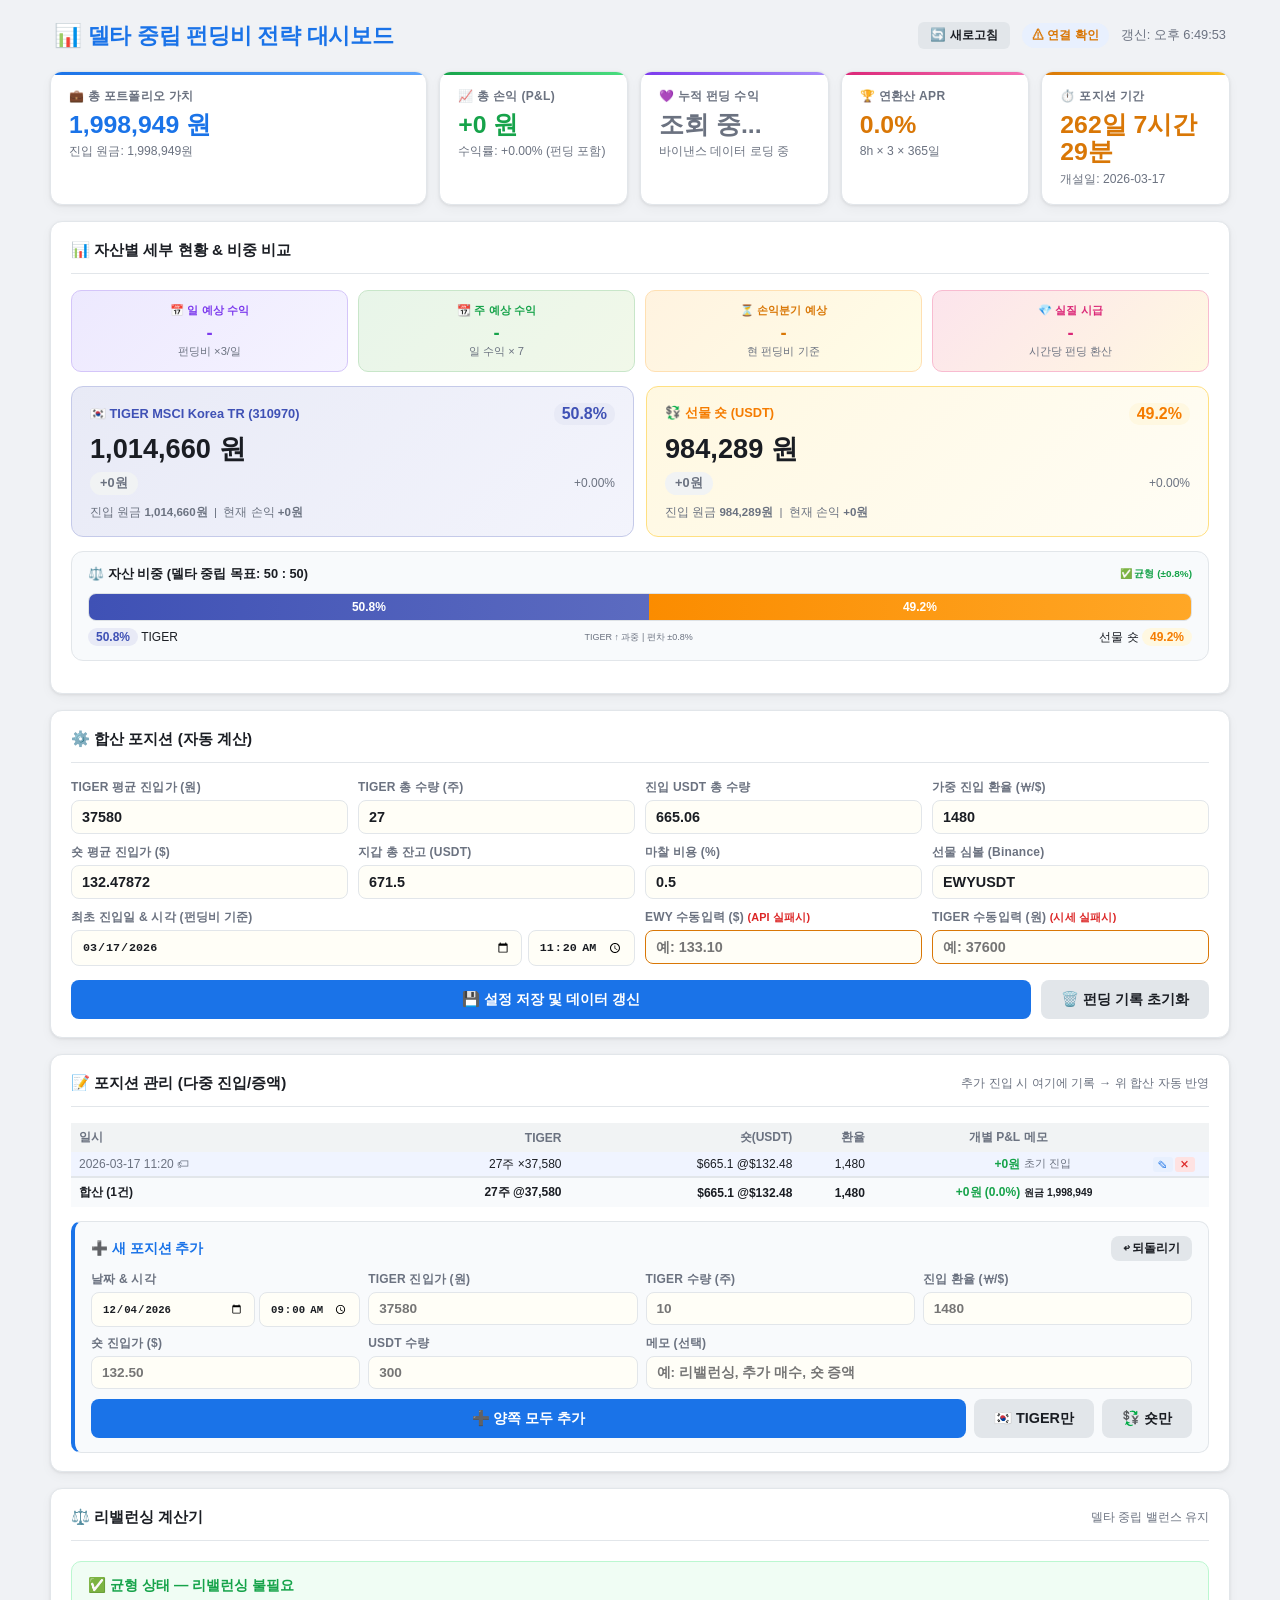
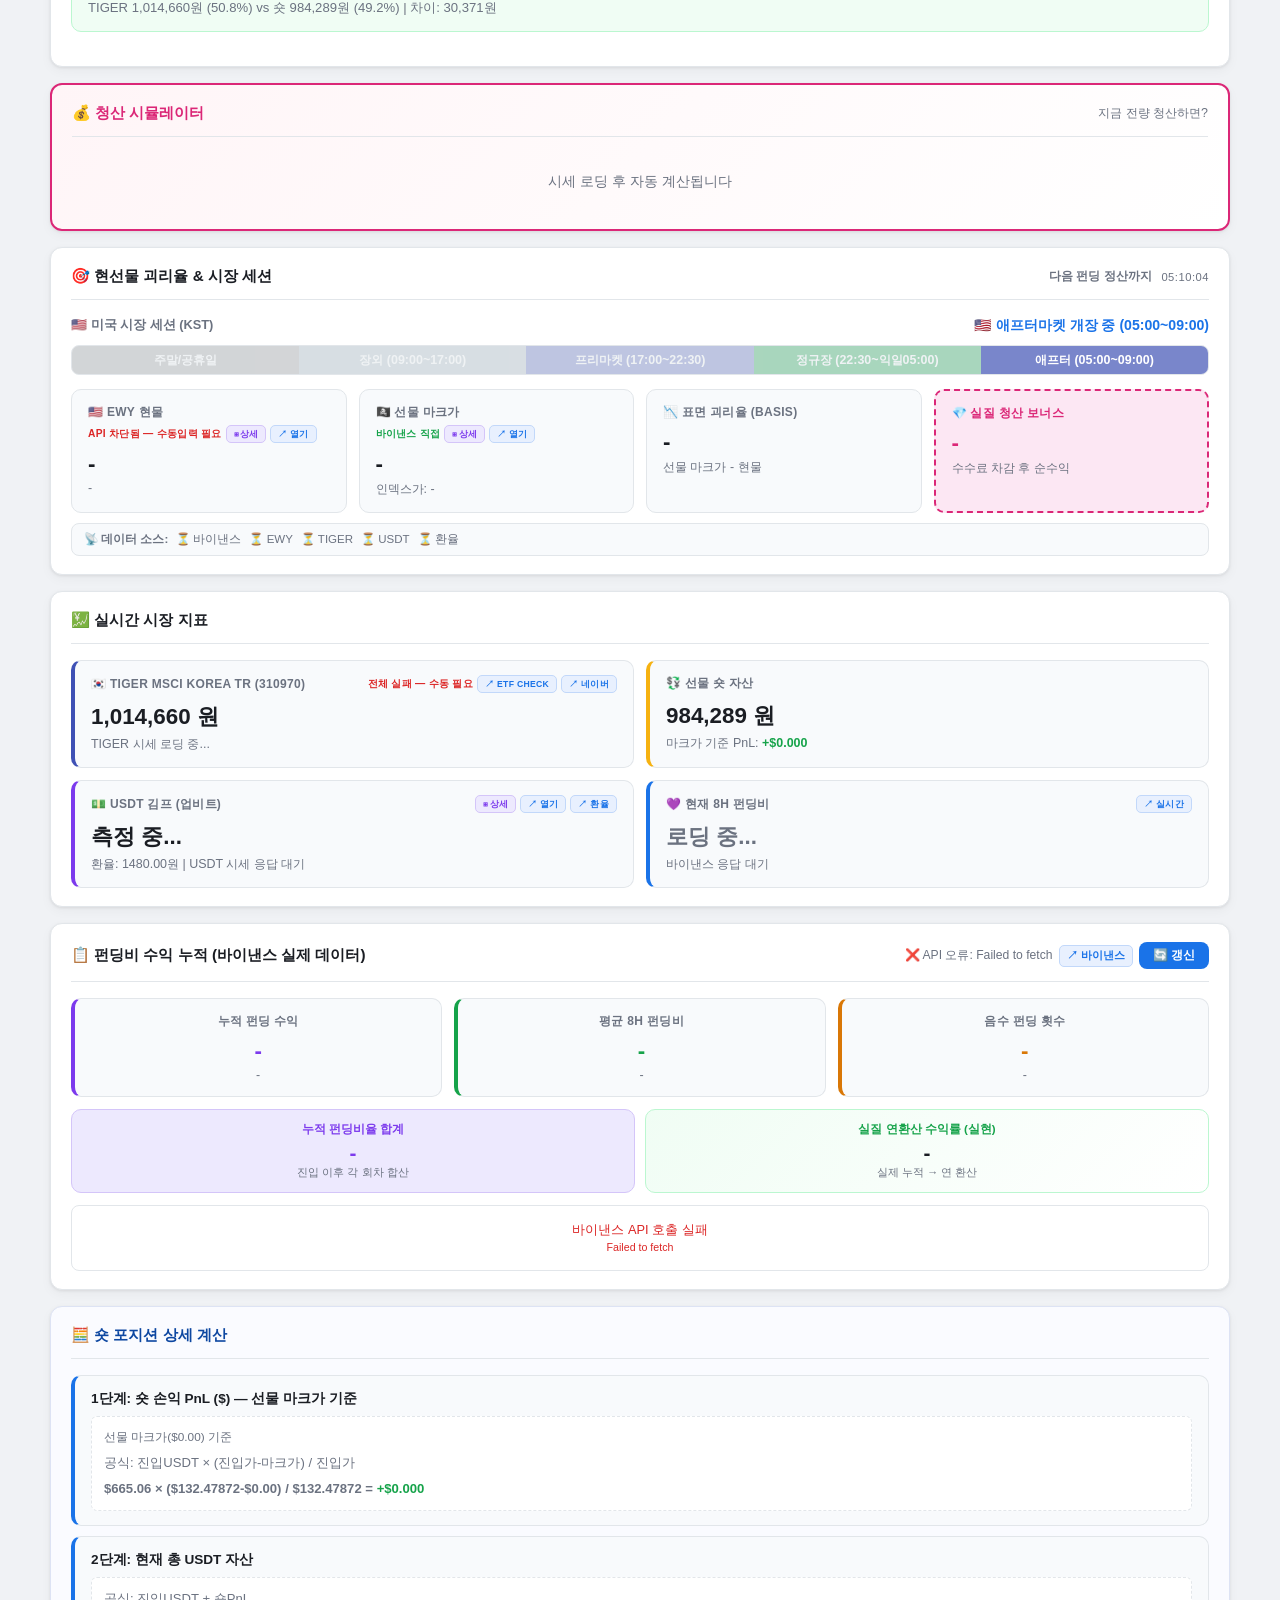
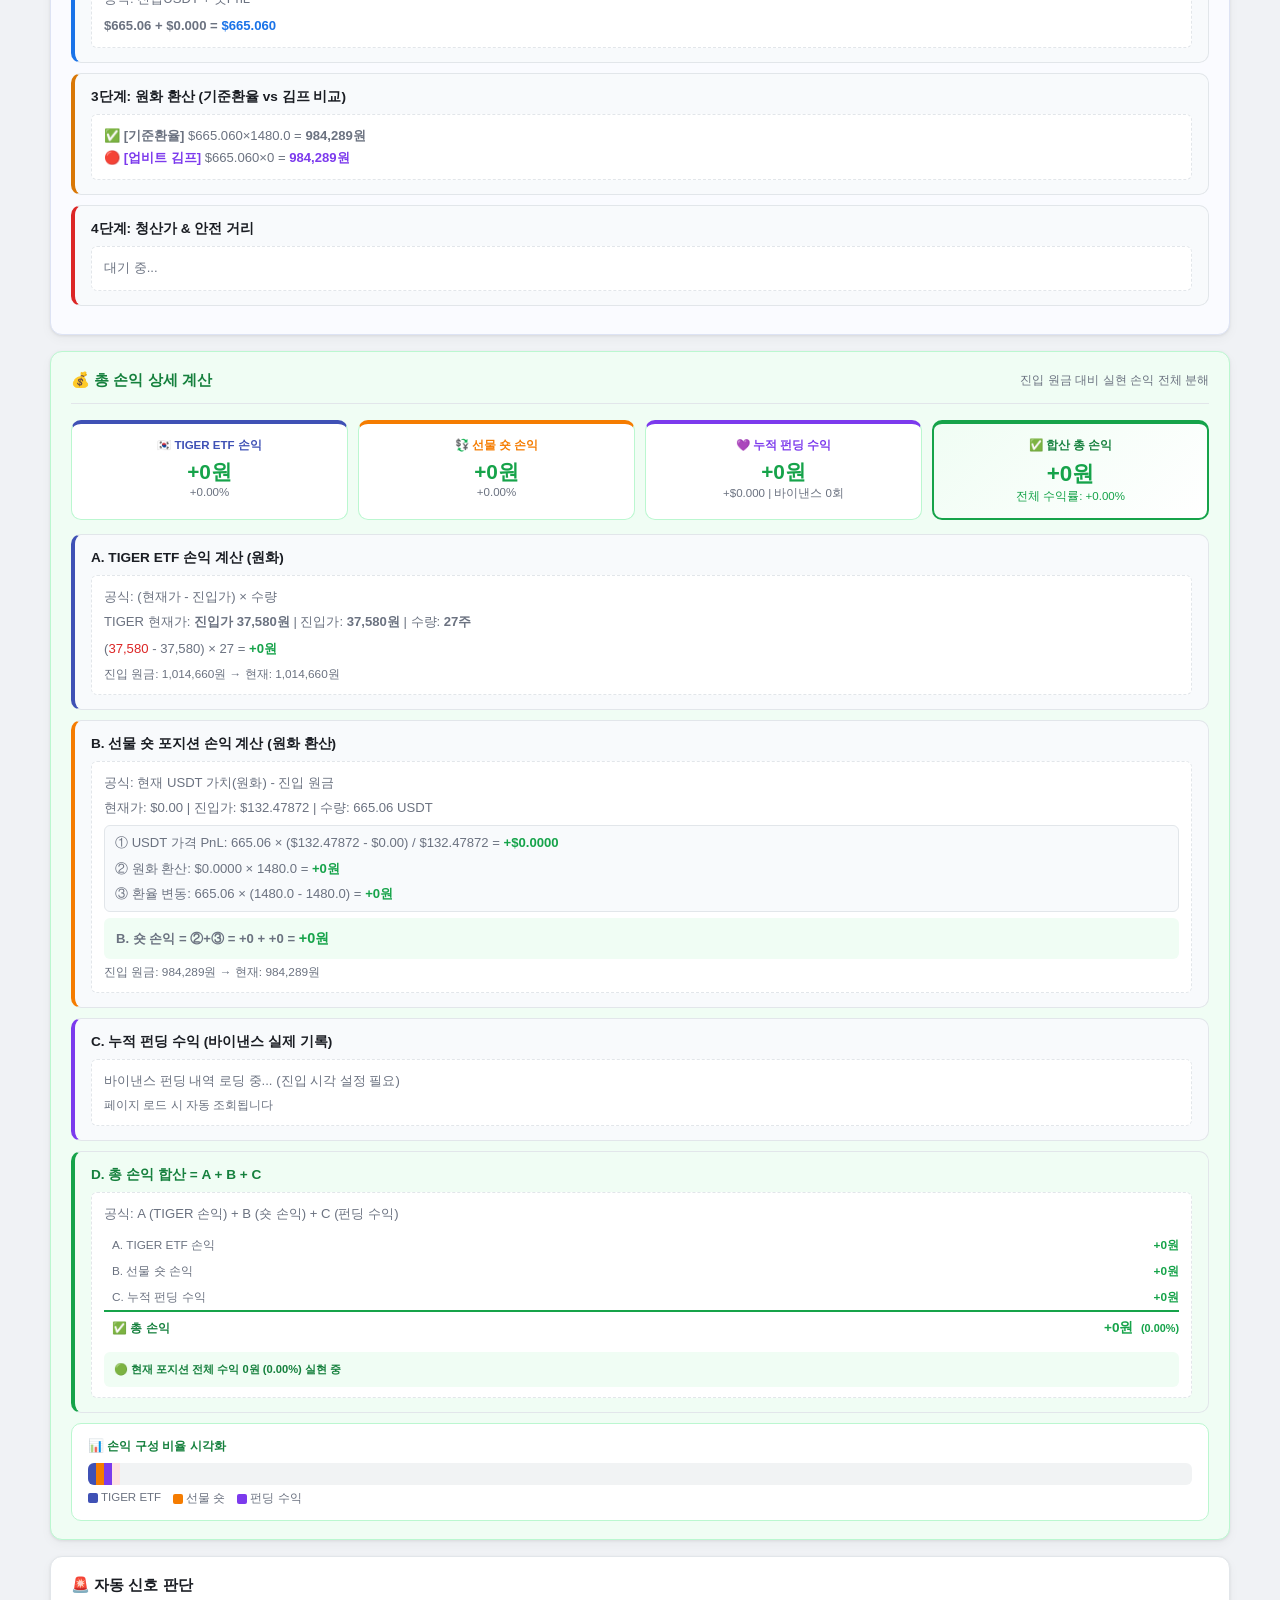
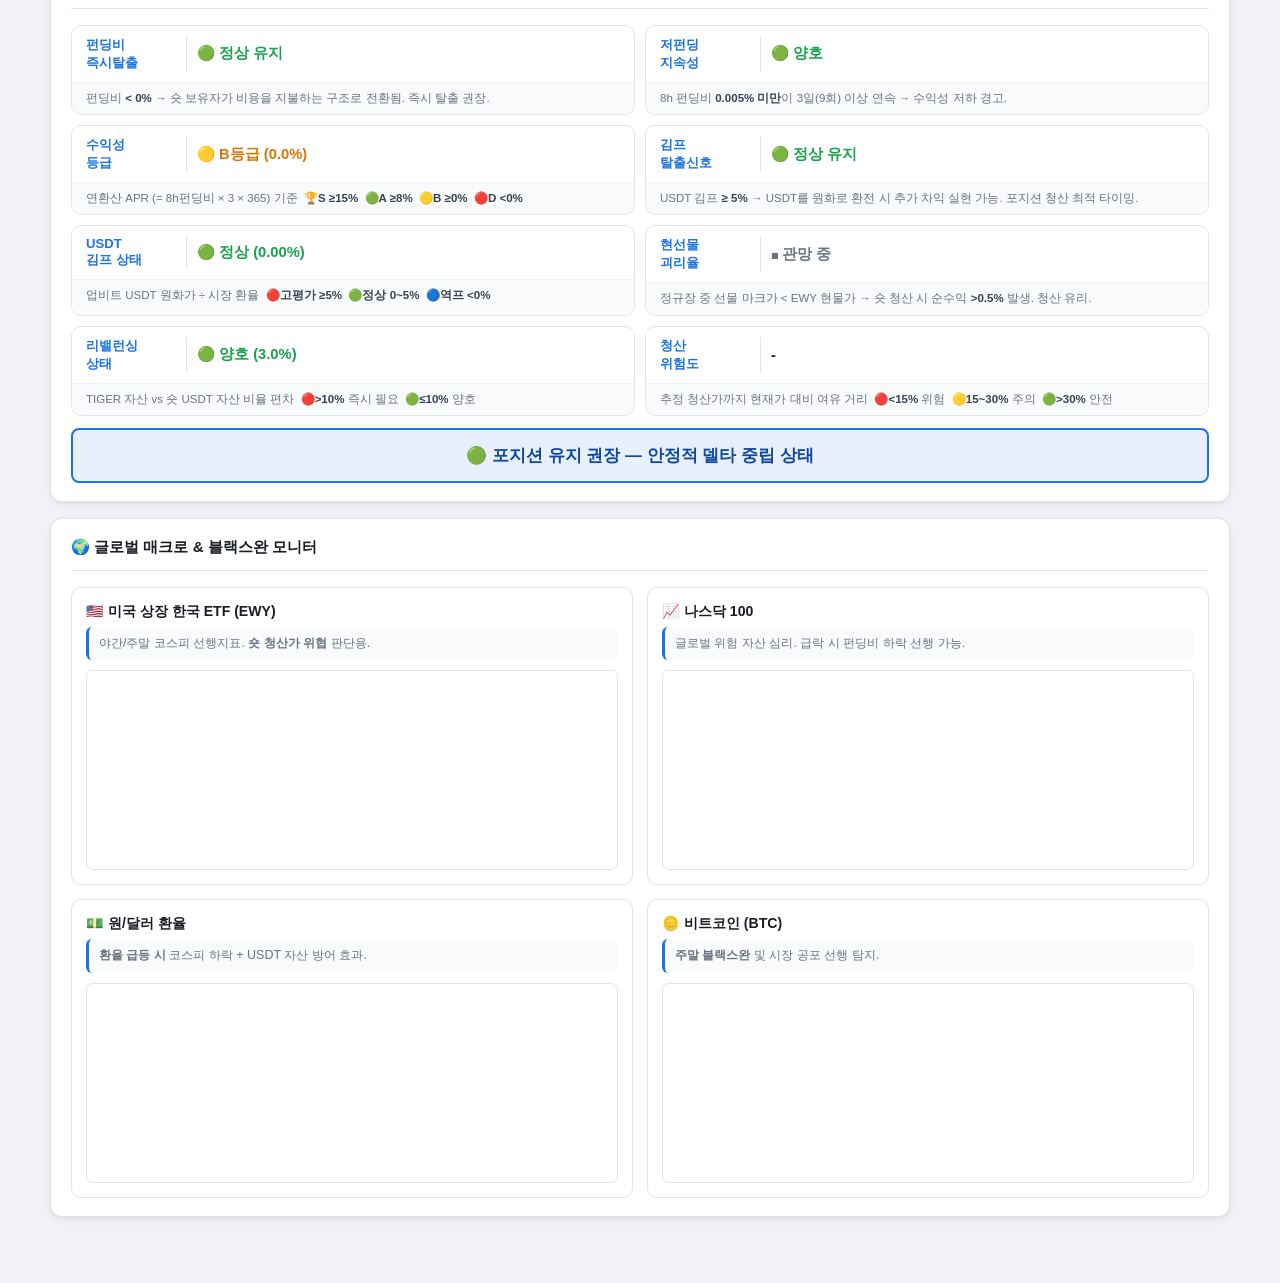
<file: delta_dashboard_v37.html>
<!DOCTYPE html>
<html lang="ko">
<head>
    <meta charset="UTF-8">
    <meta name="viewport" content="width=device-width, initial-scale=1.0">
    <title>델타 중립 펀딩비 전략 대시보드 v30</title>
    <style>
        :root {
            --bg: #f0f2f5;
            --card: #ffffff;
            --border: #e2e6ea;
            --text: #1a1d23;
            --sub: #6b7280;
            --blue: #1a73e8;
            --blue-light: #e8f0fe;
            --green: #16a34a;
            --green-light: #dcfce7;
            --red: #dc2626;
            --red-light: #fee2e2;
            --amber: #d97706;
            --amber-light: #fef3c7;
            --purple: #7c3aed;
            --purple-light: #ede9fe;
            --pink: #db2777;
            --pink-light: #fce7f3;
            --shadow: 0 1px 3px rgba(0,0,0,0.08), 0 4px 12px rgba(0,0,0,0.04);
            --radius: 12px;
        }
        * { box-sizing: border-box; margin: 0; padding: 0; }
        body { font-family: 'Malgun Gothic','Apple SD Gothic Neo',-apple-system,sans-serif; background:var(--bg); color:var(--text); min-height:100vh; padding:20px; }
        .container { max-width:1180px; margin:0 auto; }

        .header { display:flex; align-items:center; justify-content:space-between; margin-bottom:20px; padding:0 4px; }
        .header h1 { font-size:1.4em; font-weight:800; color:var(--blue); letter-spacing:-0.3px; }
        .header-meta { display:flex; align-items:center; gap:12px; }
        .badge { font-size:0.78em; font-weight:700; padding:4px 10px; border-radius:20px; background:var(--blue-light); color:var(--blue); }
        .badge.live { background:var(--green-light); color:var(--green); animation:pulse 2s infinite; }
        @keyframes pulse { 0%,100%{opacity:1}50%{opacity:0.6} }
        #last_update { font-size:0.8em; color:var(--sub); }

        .section { background:var(--card); border-radius:var(--radius); box-shadow:var(--shadow); border:1px solid var(--border); padding:18px 20px; margin-bottom:16px; }
        .section-title { font-size:0.95em; font-weight:700; color:var(--text); border-bottom:1px solid var(--border); padding-bottom:12px; margin-bottom:16px; display:flex; justify-content:space-between; align-items:center; }
        .section-title span { color:var(--sub); font-weight:400; font-size:0.9em; }

        .g2 { display:grid; grid-template-columns:1fr 1fr; gap:12px; }
        .g3 { display:grid; grid-template-columns:1fr 1fr 1fr; gap:12px; }
        .g4 { display:grid; grid-template-columns:repeat(4,1fr); gap:12px; }

        /* 포트폴리오 요약 */
        .summary-bar { display:grid; grid-template-columns:2fr 1fr 1fr 1fr 1fr; gap:12px; margin-bottom:16px; }
        .sum-card { background:var(--card); border:1px solid var(--border); border-radius:var(--radius); padding:16px 18px; box-shadow:var(--shadow); position:relative; overflow:hidden; }
        .sum-card::before { content:''; position:absolute; top:0; left:0; right:0; height:3px; }
        .sum-card.total::before { background:linear-gradient(90deg,var(--blue),#60a5fa); }
        .sum-card.pnl-pos::before { background:linear-gradient(90deg,var(--green),#4ade80); }
        .sum-card.pnl-neg::before { background:linear-gradient(90deg,var(--red),#f87171); }
        .sum-card.fund::before { background:linear-gradient(90deg,var(--purple),#a78bfa); }
        .sum-card.apr::before { background:linear-gradient(90deg,var(--pink),#f472b6); }
        .sum-card.dur::before { background:linear-gradient(90deg,var(--amber),#fbbf24); }
        .sum-label { font-size:0.75em; color:var(--sub); font-weight:600; margin-bottom:6px; text-transform:uppercase; letter-spacing:0.3px; }
        .sum-value { font-size:1.55em; font-weight:800; line-height:1.1; }
        .sum-sub { font-size:0.76em; color:var(--sub); margin-top:5px; }

        /* 자산 비교 섹션 */
        .asset-compare-grid { display:grid; grid-template-columns:1fr 1fr; gap:12px; margin-bottom:14px; }
        .asset-card {
            border-radius:12px; padding:16px 18px; border:1px solid var(--border);
            display:flex; flex-direction:column; gap:10px;
        }
        .asset-card.tiger { background:linear-gradient(135deg,#e8eaf6 0%,#f3f4fc 100%); border-color:#c5cae9; }
        .asset-card.short { background:linear-gradient(135deg,#fff8e1 0%,#fffdf5 100%); border-color:#ffe082; }
        .asset-card-header { display:flex; align-items:center; justify-content:space-between; }
        .asset-card-title { font-size:0.8em; font-weight:800; }
        .asset-card-title.tiger { color:#3f51b5; }
        .asset-card-title.short { color:#f57c00; }
        .asset-card-value { font-size:1.7em; font-weight:900; color:var(--text); line-height:1; }
        .asset-pnl-row { display:flex; align-items:center; justify-content:space-between; gap:8px; }
        .asset-pnl-chip {
            font-size:0.8em; font-weight:700; padding:3px 10px; border-radius:20px; white-space:nowrap;
        }
        .asset-pnl-chip.pos { background:var(--green-light); color:var(--green); }
        .asset-pnl-chip.neg { background:var(--red-light);   color:var(--red); }
        .asset-pnl-chip.neu { background:#f1f3f4; color:var(--sub); }
        .asset-entry-row { font-size:0.72em; color:var(--sub); }
        .asset-entry-row span { font-weight:600; color:#6b7280; }

        /* 비중 바 */
        .weight-bar-wrap { margin-bottom:14px; background:#f8fafc; border-radius:12px; padding:14px 16px; border:1px solid var(--border); }
        .weight-bar-title { font-size:0.8em; font-weight:700; color:var(--text); margin-bottom:10px; display:flex; justify-content:space-between; align-items:center; }
        .weight-bar {
            height:28px; border-radius:8px; overflow:hidden; display:flex;
            background:#e9ecef; border:1px solid #dee2e6; margin-bottom:8px;
        }
        .weight-bar-tiger {
            background:linear-gradient(90deg,#3f51b5,#5c6bc0);
            display:flex; align-items:center; justify-content:center;
            font-size:0.75em; font-weight:800; color:#fff;
            transition:width 0.7s cubic-bezier(.4,0,.2,1);
            min-width:0; overflow:hidden; white-space:nowrap; padding:0 6px;
        }
        .weight-bar-short {
            background:linear-gradient(90deg,#fb8c00,#ffa726);
            display:flex; align-items:center; justify-content:center;
            font-size:0.75em; font-weight:800; color:#fff;
            transition:width 0.7s cubic-bezier(.4,0,.2,1);
            min-width:0; overflow:hidden; white-space:nowrap; padding:0 6px;
        }
        .weight-info-row { display:flex; justify-content:space-between; align-items:center; font-size:0.75em; }
        .weight-chip { font-weight:700; padding:2px 8px; border-radius:10px; }
        .weight-chip.tiger { background:#e8eaf6; color:#3f51b5; }
        .weight-chip.short { background:#fff8e1; color:#f57c00; }
        .weight-status { font-size:0.78em; font-weight:700; }
        @media(max-width:900px){ .asset-compare-grid{grid-template-columns:1fr;} }

        /* 입력 */
        .input-grid { display:grid; grid-template-columns:repeat(4,1fr); gap:10px; }
        .ig { display:flex; flex-direction:column; gap:4px; }
        .ig label { font-size:0.75em; color:var(--sub); font-weight:600; letter-spacing:0.2px; }
        .ig input { padding:8px 10px; border:1.5px solid var(--border); border-radius:8px; font-size:0.9em; font-weight:600; background:#fffef7; transition:border-color 0.15s; color:var(--text); }
        .ig input:focus { outline:none; border-color:var(--blue); background:#fff; }
        .btn-row { grid-column:span 4; display:flex; gap:10px; margin-top:4px; }
        .btn { padding:10px 20px; border:none; border-radius:8px; font-size:0.9em; font-weight:700; cursor:pointer; transition:0.15s; display:flex; align-items:center; gap:6px; }
        .btn-primary { background:var(--blue); color:#fff; flex:1; justify-content:center; }
        .btn-primary:hover { background:#1557b0; }
        .btn-secondary { background:var(--border); color:var(--text); }
        .btn-secondary:hover { background:#d1d5db; }

        /* 데이터 카드 */
        .data-card { background:#f8fafc; border:1px solid var(--border); border-radius:10px; padding:14px 16px; }
        .dc-label { font-size:0.75em; color:var(--sub); font-weight:700; text-transform:uppercase; letter-spacing:0.3px; display:flex; align-items:center; justify-content:space-between; margin-bottom:8px; }
        .dc-value { font-size:1.4em; font-weight:800; color:var(--text); }
        .dc-sub { font-size:0.78em; color:var(--sub); margin-top:4px; }
        .api-ok { font-size:0.85em; color:var(--green); font-weight:600; }
        .api-err { font-size:0.85em; color:var(--red); font-weight:600; }

        /* 세션바 */
        .session-bar { display:flex; height:30px; border-radius:8px; overflow:hidden; background:#e9ecef; border:1px solid var(--border); margin-bottom:14px; }
        .sb { flex:1; display:flex; justify-content:center; align-items:center; font-size:0.78em; font-weight:700; color:#fff; opacity:0.3; transition:0.3s; }
        .sb.active { opacity:1; }
        .sb.closed { background:#9e9e9e; }   /* 주말/공휴일 */
        .sb.offhours { background:#b0bec5; }  /* 장외 (평일 09~17시) */
        .sb.pre { background:#5c6bc0; }        /* 프리마켓 */
        .sb.reg { background:#16a34a; }        /* 정규장 */
        .sb.after { background:#7986cb; }      /* 애프터 */

        /* 계산 패널 */
        .calc-panel { background:#f8fafc; border:1px solid var(--border); border-radius:10px; padding:14px 16px; margin-bottom:10px; border-left:4px solid var(--blue); }
        .calc-panel.warn { border-left-color:var(--amber); }
        .calc-panel.danger { border-left-color:var(--red); }
        .calc-title { font-size:0.85em; font-weight:700; color:var(--text); margin-bottom:8px; }
        .calc-body { font-size:0.82em; color:var(--sub); background:#fff; padding:10px 12px; border-radius:6px; border:1px dashed var(--border); line-height:1.7; }

        /* 펀딩 로그 */
        .fund-log-wrap { max-height:160px; overflow-y:auto; }
        .fund-log-item { display:flex; justify-content:space-between; align-items:center; padding:7px 12px; border-bottom:1px solid #f1f3f4; font-size:0.82em; }
        .fund-log-item:last-child { border-bottom:none; }
        .fund-log-item .time { color:var(--sub); }

        /* 카운트다운 */
        .countdown { display:flex; align-items:center; gap:6px; font-size:0.82em; color:var(--sub); }
        .cd-time { font-size:1em; font-weight:800; color:var(--purple); font-variant-numeric:tabular-nums; letter-spacing:0.5px; }

        /* 신호 판단 카드 */
        .signal-grid { display:grid; grid-template-columns:repeat(2,1fr); gap:10px; }
        .sig-card {
            border:1px solid var(--border); border-radius:10px;
            background:#fff; overflow:hidden;
            display:flex; flex-direction:column;
        }
        .sig-card-top {
            display:flex; align-items:center;
            padding:10px 14px; gap:10px;
            border-bottom:1px solid #f0f2f5;
        }
        .sig-name {
            font-size:0.82em; font-weight:800; color:var(--blue);
            min-width:90px; max-width:90px;
        }
        .sig-divider {
            width:1px; background:var(--border); align-self:stretch; flex-shrink:0;
        }
        .sig-value {
            font-size:0.92em; font-weight:800; flex:1; color:var(--text);
        }
        .sig-card-desc {
            padding:7px 14px;
            font-size:0.72em; color:#6b7280; line-height:1.5;
            background:#f8fafc;
        }
        .sig-card-desc strong { color:#374151; }
        /* 기존 sig-item 유지 (하위 호환) */
        .sig-item { display:flex; align-items:center; border:1px solid var(--border); border-radius:8px; background:#fff; overflow:hidden; }
        .sig-label { font-size:0.78em; font-weight:700; color:var(--blue); width:120px; min-width:120px; padding:10px; background:var(--blue-light); border-right:1px solid var(--border); text-align:center; }
        .sig-label-v2 { min-width:130px; max-width:130px; padding:10px 12px; background:var(--blue-light); border-right:1px solid var(--border); display:flex; flex-direction:column; justify-content:center; gap:4px; }
        .sig-desc { font-size:0.68em; color:#4b5563; line-height:1.4; }
        .signal-box { text-align:center; padding:14px; border-radius:8px; font-size:1.05em; font-weight:800; margin-top:12px; border:2px solid transparent; }
        @media(max-width:900px){ .signal-grid{grid-template-columns:1fr;} }

        /* TV */
        .tv-grid { display:grid; grid-template-columns:repeat(2,1fr); gap:14px; }
        .tv-card { background:var(--card); border:1px solid var(--border); padding:14px; border-radius:10px; }
        .tv-card-title { font-size:0.88em; font-weight:700; margin-bottom:6px; }
        .tv-card-desc { font-size:0.78em; color:var(--sub); margin-bottom:10px; padding:8px 10px; background:#f8fafc; border-radius:6px; border-left:3px solid var(--blue); line-height:1.4; }
        .tv-wrap { height:200px; border-radius:6px; overflow:hidden; border:1px solid var(--border); }

        .fix-badge { font-size:0.7em; background:var(--amber-light); color:var(--amber); padding:2px 6px; border-radius:4px; font-weight:700; margin-left:6px; }
        .new-badge { font-size:0.7em; background:var(--green-light); color:var(--green); padding:2px 6px; border-radius:4px; font-weight:700; margin-left:6px; }

        /* 외부 링크 버튼 */
        .ext-link {
            display:inline-flex; align-items:center; gap:3px;
            font-size:0.72em; font-weight:700; padding:2px 7px;
            border-radius:5px; text-decoration:none; cursor:pointer;
            transition:all 0.15s; border:1px solid transparent;
            vertical-align:middle; line-height:1.4;
        }
        .ext-link.newtab {
            background:var(--blue-light); color:var(--blue); border-color:#c2d8fa;
        }
        .ext-link.newtab:hover { background:var(--blue); color:#fff; }
        .ext-link.popup {
            background:var(--purple-light); color:var(--purple); border-color:#d4c5f9;
        }
        .ext-link.popup:hover { background:var(--purple); color:#fff; }

        /* 팝업 모달 오버레이 */
        .modal-overlay {
            display:none; position:fixed; inset:0; z-index:9999;
            background:rgba(0,0,0,0.55); backdrop-filter:blur(3px);
            justify-content:center; align-items:center;
        }
        .modal-overlay.open { display:flex; }
        .modal-box {
            background:var(--card); border-radius:16px;
            box-shadow:0 20px 60px rgba(0,0,0,0.3);
            width:92vw; max-width:1100px; height:82vh;
            display:flex; flex-direction:column; overflow:hidden;
            animation:modalIn 0.2s ease;
        }
        @keyframes modalIn { from{opacity:0;transform:scale(0.95)} to{opacity:1;transform:scale(1)} }
        .modal-header {
            display:flex; align-items:center; justify-content:space-between;
            padding:14px 18px; border-bottom:1px solid var(--border);
            background:#f8fafc;
        }
        .modal-title { font-size:0.95em; font-weight:700; color:var(--text); display:flex; align-items:center; gap:8px; }
        .modal-actions { display:flex; gap:8px; align-items:center; }
        .modal-open-btn {
            font-size:0.8em; font-weight:700; padding:5px 12px;
            border-radius:7px; background:var(--blue); color:#fff;
            border:none; cursor:pointer; text-decoration:none;
            display:inline-flex; align-items:center; gap:4px;
        }
        .modal-open-btn:hover { background:#1557b0; }
        .modal-close {
            width:30px; height:30px; border-radius:8px;
            background:var(--red-light); color:var(--red);
            border:none; cursor:pointer; font-size:1.1em; font-weight:700;
            display:flex; align-items:center; justify-content:center;
        }
        .modal-close:hover { background:var(--red); color:#fff; }
        .modal-iframe { flex:1; border:none; width:100%; }
        .modal-fallback {
            flex:1; display:flex; flex-direction:column;
            align-items:center; justify-content:center; gap:14px;
            background:#f8fafc; padding:30px; text-align:center;
        }
        .modal-fallback p { color:var(--sub); font-size:0.9em; }

        @media(max-width:900px){
            .summary-bar{grid-template-columns:repeat(2,1fr);}
            .g4{grid-template-columns:repeat(2,1fr);}
            .input-grid{grid-template-columns:repeat(2,1fr);}
            .btn-row{grid-column:span 2;}
            .tv-grid{grid-template-columns:1fr;}
        }
    </style>
</head>
<body>
<div class="container">

    <div class="header">
        <h1>📊 델타 중립 펀딩비 전략 대시보드</h1>
        <div class="header-meta">
            <button class="btn btn-secondary" onclick="fetchData();fetchFundingHistory();" style="padding:5px 12px;font-size:0.78em;border-radius:6px;">🔄 새로고침</button>
            <span id="live_badge" class="badge">대기 중</span>
            <span id="last_update">-</span>
        </div>
    </div>

    <!-- 포트폴리오 총 요약 -->
    <div class="summary-bar">
        <div class="sum-card total">
            <div class="sum-label">💼 총 포트폴리오 가치</div>
            <div class="sum-value" id="sv_total" style="color:var(--blue)">-</div>
            <div class="sum-sub" id="ss_total">진입 원금 대비 계산 중...</div>
        </div>
        <div class="sum-card" id="sc_pnl">
            <div class="sum-label">📈 총 손익 (P&L)</div>
            <div class="sum-value" id="sv_pnl">-</div>
            <div class="sum-sub" id="ss_pnl">진입가 대비</div>
        </div>
        <div class="sum-card fund">
            <div class="sum-label">💜 누적 펀딩 수익</div>
            <div class="sum-value" id="sv_fund_cum" style="color:var(--purple)">-</div>
            <div class="sum-sub" id="ss_fund_cum">이번 포지션 합계</div>
        </div>
        <div class="sum-card apr">
            <div class="sum-label">🏆 연환산 APR</div>
            <div class="sum-value" id="sv_apr">-</div>
            <div class="sum-sub">8h × 3 × 365일</div>
        </div>
        <div class="sum-card dur">
            <div class="sum-label">⏱️ 포지션 기간</div>
            <div class="sum-value" id="sv_dur" style="color:var(--amber)">-</div>
            <div class="sum-sub" id="ss_dur">개설일 기준</div>
        </div>
    </div>

    <!-- 자산별 세부 현황 + 비중 비교 -->
    <div class="section" style="margin-bottom:16px;">
        <div class="section-title">📊 자산별 세부 현황 &amp; 비중 비교</div>

        <!-- 투자자 핵심 지표 -->
        <div style="display:grid;grid-template-columns:repeat(4,1fr);gap:10px;margin-bottom:14px;">
            <div style="background:linear-gradient(135deg,#ede9fe,#f5f3ff);border-radius:10px;padding:12px 14px;border:1px solid #d4c5f9;text-align:center;">
                <div style="font-size:0.7em;font-weight:700;color:var(--purple);margin-bottom:4px;">📅 일 예상 수익</div>
                <div style="font-size:1.15em;font-weight:800;color:var(--purple);" id="iv_daily">-</div>
                <div style="font-size:0.7em;color:var(--sub);" id="iv_daily_sub">펀딩비 ×3/일</div>
            </div>
            <div style="background:linear-gradient(135deg,#e8f5e9,#f1f8e9);border-radius:10px;padding:12px 14px;border:1px solid #c8e6c9;text-align:center;">
                <div style="font-size:0.7em;font-weight:700;color:var(--green);margin-bottom:4px;">📆 주 예상 수익</div>
                <div style="font-size:1.15em;font-weight:800;color:var(--green);" id="iv_weekly">-</div>
                <div style="font-size:0.7em;color:var(--sub);" id="iv_weekly_sub">일 수익 × 7</div>
            </div>
            <div style="background:linear-gradient(135deg,#fff3e0,#fffde7);border-radius:10px;padding:12px 14px;border:1px solid #ffe0b2;text-align:center;">
                <div style="font-size:0.7em;font-weight:700;color:var(--amber);margin-bottom:4px;">⏳ 손익분기 예상</div>
                <div style="font-size:1.15em;font-weight:800;color:var(--amber);" id="iv_breakeven">-</div>
                <div style="font-size:0.7em;color:var(--sub);" id="iv_breakeven_sub">현 펀딩비 기준</div>
            </div>
            <div style="background:linear-gradient(135deg,#fce4ec,#fff8e1);border-radius:10px;padding:12px 14px;border:1px solid #f8bbd0;text-align:center;">
                <div style="font-size:0.7em;font-weight:700;color:var(--pink);margin-bottom:4px;">💎 실질 시급</div>
                <div style="font-size:1.15em;font-weight:800;color:var(--pink);" id="iv_hourly">-</div>
                <div style="font-size:0.7em;color:var(--sub);">시간당 펀딩 환산</div>
            </div>
        </div>

        <!-- 두 자산 카드 -->
        <div class="asset-compare-grid">
            <!-- TIGER ETF -->
            <div class="asset-card tiger">
                <div class="asset-card-header">
                    <span class="asset-card-title tiger">🇰🇷 TIGER MSCI Korea TR (310970)</span>
                    <span id="ac_tiger_weight_chip" class="weight-chip tiger">-</span>
                </div>
                <div class="asset-card-value" id="ac_tiger_value">-</div>
                <div class="asset-pnl-row">
                    <span class="asset-pnl-chip neu" id="ac_tiger_pnl_chip">-</span>
                    <span style="font-size:0.75em;color:var(--sub);" id="ac_tiger_pnl_pct">-</span>
                </div>
                <div class="asset-entry-row">진입 원금 <span id="ac_tiger_entry">-</span> &nbsp;|&nbsp; 현재 손익 <span id="ac_tiger_pnl_abs">-</span></div>
            </div>
            <!-- 선물 숏 -->
            <div class="asset-card short">
                <div class="asset-card-header">
                    <span class="asset-card-title short">💱 선물 숏 (USDT)</span>
                    <span id="ac_short_weight_chip" class="weight-chip short">-</span>
                </div>
                <div class="asset-card-value" id="ac_short_value">-</div>
                <div class="asset-pnl-row">
                    <span class="asset-pnl-chip neu" id="ac_short_pnl_chip">-</span>
                    <span style="font-size:0.75em;color:var(--sub);" id="ac_short_pnl_pct">-</span>
                </div>
                <div class="asset-entry-row">진입 원금 <span id="ac_short_entry">-</span> &nbsp;|&nbsp; 현재 손익 <span id="ac_short_pnl_abs">-</span></div>
            </div>
        </div>

        <!-- 비중 바 -->
        <div class="weight-bar-wrap">
            <div class="weight-bar-title">
                <span>⚖️ 자산 비중 (델타 중립 목표: 50 : 50)</span>
                <span class="weight-status" id="wt_status">-</span>
            </div>
            <div class="weight-bar">
                <div class="weight-bar-tiger" id="wt_tiger_bar" style="width:50%">50%</div>
                <div class="weight-bar-short" id="wt_short_bar" style="width:50%">50%</div>
            </div>
            <div class="weight-info-row">
                <span><span class="weight-chip tiger" id="wt_tiger_chip">-</span> TIGER</span>
                <span style="font-size:0.75em;color:var(--sub);" id="wt_diff_label">편차 계산 중...</span>
                <span>선물 숏 <span class="weight-chip short" id="wt_short_chip">-</span></span>
            </div>
        </div>
    </div>

    <!-- 설정 -->
    <div class="section">
        <div class="section-title">
            ⚙️ 합산 포지션 (자동 계산)
            <span id="loading_badge" style="display:none; color:var(--amber); font-weight:700; font-size:0.85em;">⏳ 동기화 중...</span>
        </div>
        <div class="input-grid">
            <div class="ig"><label>TIGER 평균 진입가 (원)</label><input type="number" id="i_etf_p" value="37580"></div>
            <div class="ig"><label>TIGER 총 수량 (주)</label><input type="number" id="i_etf_q" value="27"></div>
            <div class="ig"><label>진입 USDT 총 수량</label><input type="number" id="i_usdt_q" value="665.06" step="0.01"></div>
            <div class="ig"><label>가중 진입 환율 (₩/$)</label><input type="number" id="i_fx" value="1480"></div>
            <div class="ig"><label>숏 평균 진입가 ($)</label><input type="number" id="i_short_p" value="132.47872" step="0.01"></div>
            <div class="ig"><label>지갑 총 잔고 (USDT)</label><input type="number" id="i_margin" value="671.5" step="0.01"></div>
            <div class="ig"><label>마찰 비용 (%)</label><input type="number" id="i_fee" value="0.5" step="0.01"></div>
            <div class="ig"><label>선물 심볼 (Binance)</label><input type="text" id="i_sym" value="EWYUSDT"></div>
            <div class="ig" style="grid-column:span 2;"><label>최초 진입일 &amp; 시각 (펀딩비 기준)</label><div style="display:flex;gap:6px;"><input type="date" id="i_open_date" value="2026-03-17" style="flex:1;"><input type="time" id="i_open_time" value="11:20" style="flex:0 0 90px;"></div></div>
            <div class="ig"><label>EWY 수동입력 ($) <span style="color:var(--red);font-size:0.9em;" id="ewy_manual_hint">(API 실패시)</span></label><input type="number" id="i_ewy_manual" placeholder="예: 133.10" step="0.01" style="border-color:var(--amber);"></div>
            <div class="ig"><label>TIGER 수동입력 (원) <span style="color:var(--red);font-size:0.9em;">(시세 실패시)</span></label><input type="number" id="i_tiger_manual" placeholder="예: 37600" step="1" style="border-color:var(--amber);"></div>
            <div class="btn-row">
                <button class="btn btn-primary" onclick="saveAndFetch()">💾 설정 저장 및 데이터 갱신</button>
                <button class="btn btn-secondary" onclick="resetFundingLog()">🗑️ 펀딩 기록 초기화</button>
            </div>
        </div>
    </div>

    <!-- ★ 포지션 관리 (다중 진입) -->
    <div class="section">
        <div class="section-title">
            📝 포지션 관리 (다중 진입/증액)
            <span style="font-size:0.82em;color:var(--sub);font-weight:400;">추가 진입 시 여기에 기록 → 위 합산 자동 반영</span>
        </div>

        <!-- 포지션 목록 -->
        <div id="pos_list" style="margin-bottom:14px;">
            <div style="text-align:center;padding:16px;color:var(--sub);font-size:0.85em;">포지션을 추가해주세요</div>
        </div>

        <!-- 새 포지션 추가 폼 -->
        <div style="background:#f8fafc;border:1px solid var(--border);border-radius:10px;padding:14px 16px;border-left:4px solid var(--blue);">
            <div style="display:flex;justify-content:space-between;align-items:center;margin-bottom:10px;">
                <span style="font-size:0.85em;font-weight:700;color:var(--blue);">➕ 새 포지션 추가</span>
                <button class="btn btn-secondary" style="padding:4px 12px;font-size:0.78em;" id="btn_undo_pos" onclick="undoLastPosition()" disabled>↩ 되돌리기</button>
            </div>
            <div style="display:grid;grid-template-columns:repeat(4,1fr);gap:8px;">
                <div class="ig"><label>날짜 &amp; 시각</label><div style="display:flex;gap:4px;"><input type="date" id="np_date" style="font-size:0.82em;flex:1;"><input type="time" id="np_time" value="09:00" style="font-size:0.82em;flex:0 0 75px;"></div></div>
                <div class="ig"><label>TIGER 진입가 (원)</label><input type="number" id="np_etf_p" placeholder="37580" style="font-size:0.85em;"></div>
                <div class="ig"><label>TIGER 수량 (주)</label><input type="number" id="np_etf_q" placeholder="10" style="font-size:0.85em;"></div>
                <div class="ig"><label>진입 환율 (₩/$)</label><input type="number" id="np_fx" placeholder="1480" style="font-size:0.85em;"></div>
                <div class="ig"><label>숏 진입가 ($)</label><input type="number" id="np_short_p" placeholder="132.50" step="0.01" style="font-size:0.85em;"></div>
                <div class="ig"><label>USDT 수량</label><input type="number" id="np_usdt_q" placeholder="300" step="0.01" style="font-size:0.85em;"></div>
                <div class="ig" style="grid-column:span 2;"><label>메모 (선택)</label><input type="text" id="np_memo" placeholder="예: 리밸런싱, 추가 매수, 숏 증액" style="font-size:0.85em;"></div>
            </div>
            <div style="display:flex;gap:8px;margin-top:10px;">
                <button class="btn btn-primary" style="flex:1;" onclick="addPosition()">➕ 양쪽 모두 추가</button>
                <button class="btn btn-secondary" onclick="addPositionTigerOnly()">🇰🇷 TIGER만</button>
                <button class="btn btn-secondary" onclick="addPositionShortOnly()">💱 숏만</button>
            </div>
        </div>
    </div>

    <!-- ★ 리밸런싱 계산기 -->
    <div class="section">
        <div class="section-title">
            ⚖️ 리밸런싱 계산기
            <span style="font-size:0.82em;color:var(--sub);font-weight:400;">델타 중립 밸런스 유지</span>
        </div>
        <div id="rebal_panel" style="padding:4px 0;">
            <div style="text-align:center;padding:16px;color:var(--sub);font-size:0.85em;">시세 로딩 후 자동 계산됩니다</div>
        </div>
    </div>

    <!-- ★ 청산 시뮬레이터 -->
    <div class="section" style="border:2px solid var(--pink);background:linear-gradient(135deg,#fff5f7,#fff);">
        <div class="section-title" style="color:var(--pink);">
            💰 청산 시뮬레이터
            <span style="font-size:0.82em;color:var(--sub);font-weight:400;">지금 전량 청산하면?</span>
        </div>
        <div id="liq_sim_panel" style="padding:4px 0;">
            <div style="text-align:center;padding:16px;color:var(--sub);font-size:0.85em;">시세 로딩 후 자동 계산됩니다</div>
        </div>
    </div>

    <!-- 괴리율 & 세션 -->
    <div class="section">
        <div class="section-title">
            🎯 현선물 괴리율 & 시장 세션
            <div class="countdown">
                다음 펀딩 정산까지&nbsp;<span class="cd-time" id="v_funding_countdown">--:--:--</span>
               
            </div>
        </div>
        <div style="display:flex;justify-content:space-between;align-items:center;margin-bottom:10px;">
            <span style="font-size:0.8em;font-weight:700;color:var(--sub);">🇺🇸 미국 시장 세션 (KST)</span>
            <span id="v_session_status" style="font-weight:700;color:var(--blue);font-size:0.88em;">-</span>
        </div>
        <div class="session-bar">
            <div id="sb_closed"   class="sb closed"  >주말/공휴일</div>
            <div id="sb_offhours" class="sb offhours" >장외 (09:00~17:00)</div>
            <div id="sb_pre"      class="sb pre"      >프리마켓 (17:00~22:30)</div>
            <div id="sb_reg"      class="sb reg"      >정규장 (22:30~익일05:00)</div>
            <div id="sb_after"    class="sb after"    >애프터 (05:00~09:00)</div>
        </div>
        <div class="g4">
            <div class="data-card" style="position:relative;">
                <div class="dc-label" style="flex-wrap:wrap;gap:4px;">🇺🇸 EWY 현물<span style="display:flex;align-items:center;gap:4px;"><span id="ewy_src" class="api-ok">야후파이낸스</span><button class="ext-link popup" onclick="openModal('modal_ewy')">⊞ 상세</button><a class="ext-link newtab" href="https://finance.yahoo.com/quote/EWY/" target="_blank" rel="noopener">&#8599; 열기</a></span></div>
                <div class="dc-value" id="v_ewy_price">-</div>
                <div class="dc-sub" id="v_ewy_detail">-</div>
                <!-- 시간외/정규 가격 병행 표시 -->
                <div id="ewy_extended_wrap" style="display:none;margin-top:8px;padding:7px 10px;background:#f0f4ff;border-radius:6px;border:1px solid #dde3f4;">
                    <div style="display:flex;justify-content:space-between;align-items:center;font-size:0.78em;">
                        <span style="color:var(--sub);font-weight:600;">정규장 종가</span>
                        <span style="font-weight:800;color:var(--text);" id="ewy_reg_price">-</span>
                    </div>
                    <div style="display:flex;justify-content:space-between;align-items:center;font-size:0.78em;margin-top:3px;">
                        <span style="font-weight:600;" id="ewy_ext_label">시간외</span>
                        <span style="display:flex;align-items:center;gap:6px;">
                            <span style="font-weight:800;" id="ewy_ext_price">-</span>
                            <span style="font-size:0.88em;font-weight:700;padding:1px 6px;border-radius:4px;" id="ewy_ext_change">-</span>
                        </span>
                    </div>
                    <div style="font-size:0.68em;color:var(--sub);margin-top:3px;text-align:right;" id="ewy_ext_time">-</div>
                </div>
            </div>
            <div class="data-card">
                <div class="dc-label" style="flex-wrap:wrap;gap:4px;">🏴‍☠️ 선물 마크가<span style="display:flex;align-items:center;gap:4px;"><span class="api-ok">바이낸스 직접</span><button class="ext-link popup" onclick="openModal('modal_binance')">⊞ 상세</button><a class="ext-link newtab" href="https://www.binance.com/en/futures/EWYUSDT" target="_blank" rel="noopener">&#8599; 열기</a></span></div>
                <div class="dc-value" id="v_mark_price">-</div>
                <div class="dc-sub" id="v_index_price">인덱스가: -</div>
            </div>
            <div class="data-card">
                <div class="dc-label">📉 표면 괴리율 (Basis)</div>
                <div class="dc-value" id="v_tracking">-</div>
                <div class="dc-sub">선물 마크가 - 현물</div>
            </div>
            <div class="data-card" style="border:2px dashed var(--pink);background:var(--pink-light);">
                <div class="dc-label" style="color:var(--pink);">💎 실질 청산 보너스</div>
                <div class="dc-value" id="v_net_bonus" style="color:var(--pink);">-</div>
                <div class="dc-sub">수수료 차감 후 순수익</div>
            </div>
        </div>
        <!-- API 연결 상태 표시 -->
        <div style="display:flex;gap:8px;flex-wrap:wrap;margin-top:10px;padding:8px 12px;background:#f8fafc;border-radius:8px;border:1px solid var(--border);font-size:0.72em;">
            <span style="font-weight:700;color:var(--sub);">📡 데이터 소스:</span>
            <span id="conn_binance" style="color:var(--sub);">⏳ 바이낸스</span>
            <span id="conn_ewy" style="color:var(--sub);">⏳ EWY</span>
            <span id="conn_tiger" style="color:var(--sub);">⏳ TIGER</span>
            <span id="conn_usdt" style="color:var(--sub);">⏳ USDT</span>
            <span id="conn_fx" style="color:var(--sub);">⏳ 환율</span>
        </div>
    </div>
    <div class="section">
        <div class="section-title">💹 실시간 시장 지표</div>
        <div class="g2" style="margin-bottom:12px;">
            <div class="data-card" style="border-left:4px solid #3f51b5;">
                <div class="dc-label" style="flex-wrap:wrap;gap:4px;">🇰🇷 TIGER MSCI Korea TR (310970)<span style="display:flex;align-items:center;gap:4px;"><span id="tiger_src" class="api-ok" style="font-size:0.85em;">-</span><a class="ext-link newtab" href="https://www.etfcheck.co.kr/mobile/etpitem/310970/basic/%EA%B0%9C%EC%9A%94" target="_blank" rel="noopener">&#8599; ETF CHECK</a><a class="ext-link newtab" href="https://m.stock.naver.com/domestic/stock/310970/total" target="_blank" rel="noopener">&#8599; 네이버</a></span></div>
                <div class="dc-value" id="v_tiger_asset">-</div>
                <div class="dc-sub" id="v_tiger_detail">-</div>
                <!-- TIGER ETF 괴리율 표시 -->
                <div id="tiger_nav_wrap" style="display:none;margin-top:8px;padding:7px 10px;background:#f0f4ff;border-radius:6px;border:1px solid #dde3f4;">
                    <div style="display:flex;justify-content:space-between;align-items:center;font-size:0.78em;">
                        <span style="color:var(--sub);font-weight:600;">추정 NAV</span>
                        <span style="font-weight:800;color:var(--text);" id="tiger_nav_val">-</span>
                    </div>
                    <div style="display:flex;justify-content:space-between;align-items:center;font-size:0.78em;margin-top:3px;">
                        <span style="font-weight:600;color:var(--sub);">ETF 괴리율</span>
                        <span style="font-weight:800;" id="tiger_nav_diff">-</span>
                    </div>
                    <div style="font-size:0.68em;color:var(--sub);margin-top:2px;text-align:right;" id="tiger_nav_desc">시장가 vs NAV</div>
                </div>
            </div>
            <div class="data-card" style="border-left:4px solid #f6b211;">
                <div class="dc-label">💱 선물 숏 자산</div>
                <div class="dc-value" id="v_short_asset">-</div>
                <div class="dc-sub" id="v_short_detail">-</div>
            </div>
        </div>
        <div class="g2">
            <div class="data-card" style="border-left:4px solid var(--purple);">
                <div class="dc-label" style="flex-wrap:wrap;gap:4px;">💵 USDT 김프 (업비트)<span style="display:flex;align-items:center;gap:4px;"><button class="ext-link popup" onclick="openModal('modal_kimp')">⊞ 상세</button><a class="ext-link newtab" href="https://theddari.com/kimp" target="_blank" rel="noopener">&#8599; 열기</a><a class="ext-link newtab" href="https://www.google.com/finance/quote/USD-KRW" target="_blank" rel="noopener">&#8599; 환율</a></span></div>
                <div class="dc-value" id="v_kimp">-</div>
                <div class="dc-sub" id="v_usdt_detail">-</div>
            </div>
            <div class="data-card" style="border-left:4px solid var(--blue);">
                <div class="dc-label" style="flex-wrap:wrap;gap:4px;">💜 현재 8h 펀딩비 <span id="v_fund_next_time" style="font-size:0.85em;color:var(--purple);font-weight:600;"></span><a class="ext-link newtab" href="https://www.binance.com/en/futures/funding-history/perpetual/real-time-funding-rate?search=ewy" target="_blank" rel="noopener">&#8599; 실시간</a></div>
                <div class="dc-value" id="v_fund">-</div>
                <div class="dc-sub" id="v_fund_detail">-</div>
            </div>
        </div>
    </div>

    <!-- ★ 펀딩비 수익 (바이낸스 실제 데이터 기반) -->
    <div class="section">
        <div class="section-title">
            📋 펀딩비 수익 누적 (바이낸스 실제 데이터)
            <div style="display:flex;align-items:center;gap:6px;">
                <span id="bfh_status" style="font-size:0.8em;color:var(--sub);"></span>
                <a class="ext-link newtab" href="https://www.binance.com/en/futures/funding-history/perpetual/funding-fee-history?contract=EWYUSDT" target="_blank" rel="noopener">↗ 바이낸스</a>
                <button class="btn btn-primary" style="padding:5px 14px;font-size:0.8em;" onclick="fetchFundingHistory()">🔄 갱신</button>
            </div>
        </div>

        <!-- 핵심 요약 3종 -->
        <div class="g3" style="margin-bottom:12px;">
            <div class="data-card" style="border-left:4px solid var(--purple);text-align:center;">
                <div class="dc-label" style="justify-content:center;">누적 펀딩 수익</div>
                <div class="dc-value" id="bfh_income_usd" style="color:var(--purple);">-</div>
                <div class="dc-sub" id="bfh_income_krw">-</div>
            </div>
            <div class="data-card" style="border-left:4px solid var(--green);text-align:center;">
                <div class="dc-label" style="justify-content:center;">평균 8h 펀딩비</div>
                <div class="dc-value" id="bfh_avg_rate" style="color:var(--green);">-</div>
                <div class="dc-sub" id="bfh_count">-</div>
            </div>
            <div class="data-card" style="border-left:4px solid var(--amber);text-align:center;">
                <div class="dc-label" style="justify-content:center;">음수 펀딩 횟수</div>
                <div class="dc-value" id="bfh_neg_ratio" style="color:var(--amber);">-</div>
                <div class="dc-sub" id="bfh_period">-</div>
            </div>
        </div>

        <!-- 누적 비율 + 기간 정보 -->
        <div style="display:flex;gap:10px;flex-wrap:wrap;margin-bottom:12px;">
            <div style="flex:1;min-width:200px;background:var(--purple-light);border:1px solid #d4c5f9;border-radius:10px;padding:12px 16px;text-align:center;">
                <div style="font-size:0.72em;font-weight:700;color:var(--purple);margin-bottom:4px;">누적 펀딩비율 합계</div>
                <div style="font-size:1.3em;font-weight:800;color:var(--purple);" id="bfh_total_rate">-</div>
                <div style="font-size:0.7em;color:var(--sub);" id="bfh_total_rate_sub">진입 이후 각 회차 합산</div>
            </div>
            <div style="flex:1;min-width:200px;background:linear-gradient(135deg,#f0fdf4,#fff);border:1px solid #bbf7d0;border-radius:10px;padding:12px 16px;text-align:center;">
                <div style="font-size:0.72em;font-weight:700;color:var(--green);margin-bottom:4px;">실질 연환산 수익률 (실현)</div>
                <div style="font-size:1.3em;font-weight:800;" id="bfh_real_apr">-</div>
                <div style="font-size:0.7em;color:var(--sub);" id="bfh_real_apr_sub">실제 누적 → 연 환산</div>
            </div>
        </div>

        <!-- 펀딩 내역 로그 -->
        <div id="bfh_log" style="max-height:200px;overflow-y:auto;background:#fff;border-radius:8px;border:1px solid var(--border);font-size:0.8em;">
            <div style="padding:16px;text-align:center;color:var(--sub);">진입 시각 설정 후 자동 조회됩니다</div>
        </div>
    </div>

    <!-- 상세 계산 -->
    <div class="section" style="background:#fafbff;border-color:#dde3f4;">
        <div class="section-title" style="color:#0d47a1;">
            🧮 숏 포지션 상세 계산
            
        </div>
        <div class="calc-panel"><div class="calc-title">1단계: 숏 손익 PnL ($) — 선물 마크가 기준</div><div class="calc-body" id="calc_step1">대기 중...</div></div>
        <div class="calc-panel"><div class="calc-title">2단계: 현재 총 USDT 자산</div><div class="calc-body" id="calc_step2">대기 중...</div></div>
        <div class="calc-panel warn"><div class="calc-title">3단계: 원화 환산 (기준환율 vs 김프 비교)</div><div class="calc-body" id="calc_step3">대기 중...</div></div>
        <div class="calc-panel danger"><div class="calc-title">4단계: 청산가 & 안전 거리</div><div class="calc-body" id="calc_step4">대기 중...</div></div>
    </div>

    <!-- 총 손익 상세 계산 -->
    <div class="section" style="background:#f0fdf4;border-color:#bbf7d0;">
        <div class="section-title" style="color:#15803d;">
            💰 총 손익 상세 계산
            <span style="font-size:0.82em;color:var(--sub);font-weight:400;">진입 원금 대비 실현 손익 전체 분해</span>
        </div>

        <!-- 손익 요약 카드 행 -->
        <div style="display:grid;grid-template-columns:repeat(4,1fr);gap:10px;margin-bottom:14px;" id="pnl_summary_grid">
            <div style="background:#fff;border-radius:10px;padding:14px 16px;border:1px solid #bbf7d0;text-align:center;border-top:4px solid #3f51b5;">
                <div style="font-size:0.72em;font-weight:700;color:#3f51b5;margin-bottom:5px;">🇰🇷 TIGER ETF 손익</div>
                <div style="font-size:1.3em;font-weight:800;" id="pnl_tiger">-</div>
                <div style="font-size:0.72em;color:var(--sub);" id="pnl_tiger_pct">-</div>
            </div>
            <div style="background:#fff;border-radius:10px;padding:14px 16px;border:1px solid #bbf7d0;text-align:center;border-top:4px solid #f57c00;">
                <div style="font-size:0.72em;font-weight:700;color:#f57c00;margin-bottom:5px;">💱 선물 숏 손익</div>
                <div style="font-size:1.3em;font-weight:800;" id="pnl_short">-</div>
                <div style="font-size:0.72em;color:var(--sub);" id="pnl_short_pct">-</div>
            </div>
            <div style="background:#fff;border-radius:10px;padding:14px 16px;border:1px solid #bbf7d0;text-align:center;border-top:4px solid var(--purple);">
                <div style="font-size:0.72em;font-weight:700;color:var(--purple);margin-bottom:5px;">💜 누적 펀딩 수익</div>
                <div style="font-size:1.3em;font-weight:800;" id="pnl_funding">-</div>
                <div style="font-size:0.72em;color:var(--sub);" id="pnl_funding_sub">바이낸스 실제 내역</div>
            </div>
            <div style="background:#fff;border-radius:10px;padding:14px 16px;border:2px solid #16a34a;text-align:center;border-top:4px solid #16a34a;background:linear-gradient(135deg,#f0fdf4,#fff);">
                <div style="font-size:0.72em;font-weight:700;color:#15803d;margin-bottom:5px;">✅ 합산 총 손익</div>
                <div style="font-size:1.4em;font-weight:900;" id="pnl_total_sum">-</div>
                <div style="font-size:0.72em;color:var(--sub);" id="pnl_total_pct">-</div>
            </div>
        </div>

        <!-- 단계별 계산 -->
        <div class="calc-panel" style="border-left-color:#3f51b5;">
            <div class="calc-title">A. TIGER ETF 손익 계산 (원화)</div>
            <div class="calc-body" id="pnl_step_tiger">대기 중...</div>
        </div>

        <div class="calc-panel" style="border-left-color:#f57c00;">
            <div class="calc-title">B. 선물 숏 포지션 손익 계산 (원화 환산)</div>
            <div class="calc-body" id="pnl_step_short">대기 중...</div>
        </div>

        <div class="calc-panel" style="border-left-color:var(--purple);">
            <div class="calc-title">C. 누적 펀딩 수익 (바이낸스 실제 기록)</div>
            <div class="calc-body" id="pnl_step_funding">대기 중...</div>
        </div>

        <div class="calc-panel" style="border-left-color:#16a34a;background:#f0fdf4;">
            <div class="calc-title" style="color:#15803d;">D. 총 손익 합산 = A + B + C</div>
            <div class="calc-body" id="pnl_step_total" style="background:#fff;">대기 중...</div>
        </div>

        <!-- 손익 구성 시각화 바 -->
        <div style="background:#fff;border-radius:10px;padding:14px 16px;border:1px solid #bbf7d0;margin-top:4px;">
            <div style="font-size:0.78em;font-weight:700;color:#15803d;margin-bottom:8px;">📊 손익 구성 비율 시각화</div>
            <div style="height:22px;border-radius:6px;overflow:hidden;display:flex;background:#f1f3f4;margin-bottom:6px;" id="pnl_bar_wrap">
                <div id="pnl_bar_tiger"  style="background:#3f51b5;transition:width 0.6s;min-width:0;display:flex;align-items:center;justify-content:center;font-size:0.68em;font-weight:800;color:#fff;padding:0 4px;overflow:hidden;white-space:nowrap;"></div>
                <div id="pnl_bar_short"  style="background:#f57c00;transition:width 0.6s;min-width:0;display:flex;align-items:center;justify-content:center;font-size:0.68em;font-weight:800;color:#fff;padding:0 4px;overflow:hidden;white-space:nowrap;"></div>
                <div id="pnl_bar_fund"   style="background:var(--purple);transition:width 0.6s;min-width:0;display:flex;align-items:center;justify-content:center;font-size:0.68em;font-weight:800;color:#fff;padding:0 4px;overflow:hidden;white-space:nowrap;"></div>
                <div id="pnl_bar_loss"   style="background:#fee2e2;transition:width 0.6s;min-width:0;display:flex;align-items:center;justify-content:center;font-size:0.68em;font-weight:700;color:var(--red);padding:0 4px;overflow:hidden;white-space:nowrap;"></div>
            </div>
            <div style="display:flex;gap:12px;flex-wrap:wrap;font-size:0.72em;color:var(--sub);" id="pnl_bar_legend">
                <span><span style="display:inline-block;width:10px;height:10px;border-radius:2px;background:#3f51b5;margin-right:3px;vertical-align:middle;"></span>TIGER ETF</span>
                <span><span style="display:inline-block;width:10px;height:10px;border-radius:2px;background:#f57c00;margin-right:3px;vertical-align:middle;"></span>선물 숏</span>
                <span><span style="display:inline-block;width:10px;height:10px;border-radius:2px;background:var(--purple);margin-right:3px;vertical-align:middle;"></span>펀딩 수익</span>
            </div>
        </div>
    </div>

    <!-- 자동 신호 -->
    <div class="section">
        <div class="section-title">🚨 자동 신호 판단</div>
        <div class="signal-grid">

            <div class="sig-card">
                <div class="sig-card-top">
                    <div class="sig-name">펀딩비<br>즉시탈출</div>
                    <div class="sig-divider"></div>
                    <div class="sig-value" id="s_fund1">-</div>
                </div>
                <div class="sig-card-desc">펀딩비 <strong>&lt; 0%</strong> → 숏 보유자가 비용을 지불하는 구조로 전환됨. 즉시 탈출 권장.</div>
            </div>

            <div class="sig-card">
                <div class="sig-card-top">
                    <div class="sig-name">저펀딩<br>지속성</div>
                    <div class="sig-divider"></div>
                    <div class="sig-value" id="s_fund2">-</div>
                </div>
                <div class="sig-card-desc">8h 펀딩비 <strong>0.005% 미만</strong>이 3일(9회) 이상 연속 → 수익성 저하 경고.</div>
            </div>

            <div class="sig-card">
                <div class="sig-card-top">
                    <div class="sig-name">수익성<br>등급</div>
                    <div class="sig-divider"></div>
                    <div class="sig-value" id="s_grade">-</div>
                </div>
                <div class="sig-card-desc">연환산 APR (= 8h펀딩비 × 3 × 365) 기준 &nbsp;🏆<strong>S ≥15%</strong> &nbsp;🟢<strong>A ≥8%</strong> &nbsp;🟡<strong>B ≥0%</strong> &nbsp;🔴<strong>D &lt;0%</strong></div>
            </div>

            <div class="sig-card">
                <div class="sig-card-top">
                    <div class="sig-name">김프<br>탈출신호</div>
                    <div class="sig-divider"></div>
                    <div class="sig-value" id="s_kimp_exit">-</div>
                </div>
                <div class="sig-card-desc">USDT 김프 <strong>≥ 5%</strong> → USDT를 원화로 환전 시 추가 차익 실현 가능. 포지션 청산 최적 타이밍.</div>
            </div>

            <div class="sig-card">
                <div class="sig-card-top">
                    <div class="sig-name">USDT<br>김프 상태</div>
                    <div class="sig-divider"></div>
                    <div class="sig-value" id="s_kimp_status">-</div>
                </div>
                <div class="sig-card-desc">업비트 USDT 원화가 ÷ 시장 환율 &nbsp;🔴<strong>고평가 ≥5%</strong> &nbsp;🟢<strong>정상 0~5%</strong> &nbsp;🔵<strong>역프 &lt;0%</strong></div>
            </div>

            <div class="sig-card">
                <div class="sig-card-top">
                    <div class="sig-name">현선물<br>괴리율</div>
                    <div class="sig-divider"></div>
                    <div class="sig-value" id="s_track">-</div>
                </div>
                <div class="sig-card-desc">정규장 중 선물 마크가 &lt; EWY 현물가 → 숏 청산 시 순수익 <strong>&gt;0.5%</strong> 발생. 청산 유리.</div>
            </div>

            <div class="sig-card">
                <div class="sig-card-top">
                    <div class="sig-name">리밸런싱<br>상태</div>
                    <div class="sig-divider"></div>
                    <div class="sig-value" id="s_rebal">-</div>
                </div>
                <div class="sig-card-desc">TIGER 자산 vs 숏 USDT 자산 비율 편차 &nbsp;🔴<strong>&gt;10%</strong> 즉시 필요 &nbsp;🟢<strong>≤10%</strong> 양호</div>
            </div>

            <div class="sig-card">
                <div class="sig-card-top">
                    <div class="sig-name">청산<br>위험도</div>
                    <div class="sig-divider"></div>
                    <div class="sig-value" id="s_liq">-</div>
                </div>
                <div class="sig-card-desc">추정 청산가까지 현재가 대비 여유 거리 &nbsp;🔴<strong>&lt;15%</strong> 위험 &nbsp;🟡<strong>15~30%</strong> 주의 &nbsp;🟢<strong>&gt;30%</strong> 안전</div>
            </div>

        </div>
        <div class="signal-box" id="v_exit_signal">🔍 종합 상황 판정 중...</div>
    </div>

    <!-- TV 차트 -->
    <div class="section">
        <div class="section-title">🌍 글로벌 매크로 & 블랙스완 모니터</div>
        <div class="tv-grid">
            <div class="tv-card">
                <div class="tv-card-title">🇺🇸 미국 상장 한국 ETF (EWY)</div>
                <div class="tv-card-desc">야간/주말 코스피 선행지표. <strong>숏 청산가 위협</strong> 판단용.</div>
                <div class="tv-wrap" id="tv_ewy"></div>
            </div>
            <div class="tv-card">
                <div class="tv-card-title">📈 나스닥 100</div>
                <div class="tv-card-desc">글로벌 위험 자산 심리. 급락 시 펀딩비 하락 선행 가능.</div>
                <div class="tv-wrap" id="tv_nq"></div>
            </div>
            <div class="tv-card">
                <div class="tv-card-title">💵 원/달러 환율</div>
                <div class="tv-card-desc"><strong>환율 급등 시</strong> 코스피 하락 + USDT 자산 방어 효과.</div>
                <div class="tv-wrap" id="tv_usdkrw"></div>
            </div>
            <div class="tv-card">
                <div class="tv-card-title">🪙 비트코인 (BTC)</div>
                <div class="tv-card-desc"><strong>주말 블랙스완</strong> 및 시장 공포 선행 탐지.</div>
                <div class="tv-wrap" id="tv_btc"></div>
            </div>
        </div>
    </div>

    <div style="padding-bottom:30px;"></div>
</div>

<!-- 팝업 모달 (theddari 김프) -->
<div class="modal-overlay" id="modal_kimp" onclick="closeModal('modal_kimp',event)">
    <div class="modal-box">
        <div class="modal-header">
            <div class="modal-title">💵 USDT 김프 현황 — theddari.com</div>
            <div class="modal-actions">
                <a href="https://theddari.com/kimp" target="_blank" class="modal-open-btn">↗ 새 탭으로 열기</a>
                <button class="modal-close" onclick="closeModalDirect('modal_kimp')">✕</button>
            </div>
        </div>
        <iframe class="modal-iframe" id="iframe_kimp" src="" title="USDT 김프"></iframe>
        <div class="modal-fallback" id="fb_kimp" style="display:none;">
            <div style="font-size:2.5em;">🔒</div>
            <p>theddari.com은 iframe 삽입을 허용하지 않습니다.</p>
            <a href="https://theddari.com/kimp" target="_blank" class="modal-open-btn" style="font-size:0.95em;padding:10px 22px;">↗ 새 탭에서 열기</a>
        </div>
    </div>
</div>

<!-- 팝업 모달 (Yahoo Finance EWY) -->
<div class="modal-overlay" id="modal_ewy" onclick="closeModal('modal_ewy',event)">
    <div class="modal-box">
        <div class="modal-header">
            <div class="modal-title">🇺🇸 EWY — Yahoo Finance</div>
            <div class="modal-actions">
                <a href="https://finance.yahoo.com/quote/EWY/" target="_blank" class="modal-open-btn">↗ 새 탭으로 열기</a>
                <button class="modal-close" onclick="closeModalDirect('modal_ewy')">✕</button>
            </div>
        </div>
        <div class="modal-fallback">
            <div style="font-size:2.5em;">🔒</div>
            <p>Yahoo Finance는 보안 정책상 iframe 삽입이 불가합니다.<br>아래 버튼으로 새 탭에서 확인하세요.</p>
            <a href="https://finance.yahoo.com/quote/EWY/" target="_blank" class="modal-open-btn" style="font-size:0.95em;padding:10px 22px;">↗ Yahoo Finance EWY 새 탭에서 열기</a>
        </div>
    </div>
</div>

<!-- 팝업 모달 (Binance 선물) -->
<div class="modal-overlay" id="modal_binance" onclick="closeModal('modal_binance',event)">
    <div class="modal-box">
        <div class="modal-header">
            <div class="modal-title">🏴‍☠️ EWYUSDT 선물 — Binance Futures</div>
            <div class="modal-actions">
                <a href="https://www.binance.com/en/futures/EWYUSDT" target="_blank" class="modal-open-btn">↗ 새 탭으로 열기</a>
                <button class="modal-close" onclick="closeModalDirect('modal_binance')">✕</button>
            </div>
        </div>
        <div class="modal-fallback">
            <div style="font-size:2.5em;">🔒</div>
            <p>Binance는 보안 정책상 iframe 삽입이 불가합니다.<br>아래 버튼으로 새 탭에서 확인하세요.</p>
            <a href="https://www.binance.com/en/futures/EWYUSDT" target="_blank" class="modal-open-btn" style="font-size:0.95em;padding:10px 22px;">↗ Binance EWYUSDT 선물 새 탭에서 열기</a>
        </div>
    </div>
</div>

<script type="text/javascript" src="https://s3.tradingview.com/tv.js"></script>
<script>
'use strict';

// ── DOM 헬퍼 ($ 이름 충돌 방지 → gel 사용) ──
function gel(id)         { return document.getElementById(id); }
function setText(id,t,c) { var e=gel(id); if(!e)return; e.textContent=t; if(c)e.style.color=c; }
function setHTML(id,h)   { var e=gel(id); if(!e)return; e.innerHTML=h; }
function setVal(id,t)    { var e=gel(id); if(!e)return; e.textContent=t; }

var C = {
    RED:'var(--red)', GREEN:'var(--green)', AMBER:'var(--amber)',
    BLUE:'var(--blue)', PURPLE:'var(--purple)', PINK:'var(--pink)', GRAY:'var(--sub)'
};

// ── 설정 저장/불러오기 ──
var INPUT_IDS = ['i_etf_p','i_etf_q','i_usdt_q','i_fx','i_short_p',
                 'i_margin','i_fee','i_sym','i_open_date','i_open_time','i_ewy_manual','i_tiger_manual'];

function loadSettings() {
    // 버전 확인 — 새 버전이면 이전 설정 초기화
    var SETTINGS_VER = 'v37';
    if (localStorage.getItem('_dash_ver') !== SETTINGS_VER) {
        INPUT_IDS.forEach(function(id){ localStorage.removeItem(id); });
        localStorage.removeItem('bfh_cache');
        localStorage.removeItem('funding_log');
        localStorage.removeItem('positions');
        localStorage.removeItem('_last_added_id');
        localStorage.setItem('_dash_ver', SETTINGS_VER);
        // HTML 기본값 사용 — 별도 로드 불필요
    } else {
        INPUT_IDS.forEach(function(id) {
            var saved = localStorage.getItem(id);
            var el = gel(id);
            if (saved && el) el.value = saved;
        });
    }
    // 바이낸스 펀딩 데이터 캐시 로드
    try {
        var cached = JSON.parse(localStorage.getItem('bfh_cache')||'null');
        if (cached && cached.rates && cached.rates.length > 0) {
            _bfhData = cached;
            _bfhData.loaded = true;
        }
    } catch(e) {}
}

function saveAndFetch() {
    INPUT_IDS.forEach(function(id) {
        var el = gel(id);
        if (el) localStorage.setItem(id, el.value);
    });
    fetchData();
    fetchFundingHistory();
}

// ── 다중 포지션 관리 ──
function getPositions() {
    try { return JSON.parse(localStorage.getItem('positions') || '[]'); } catch(e) { return []; }
}
function savePositions(list) {
    localStorage.setItem('positions', JSON.stringify(list));
}
var _lastRemovedPos = null; // 되돌리기용

// 초기 포지션 자동 등록 (최초 1회)
function ensureInitialPosition() {
    var list = getPositions();
    if (list.length > 0) return; // 이미 있으면 스킵
    // 현재 합산 필드 값으로 초기 포지션 생성
    var p = {
        id: 1,
        date: (gel('i_open_date') && gel('i_open_date').value) || '2026-03-17',
        time: (gel('i_open_time') && gel('i_open_time').value) || '11:20',
        etf_p: parseFloat(gel('i_etf_p') && gel('i_etf_p').value) || 0,
        etf_q: parseInt(gel('i_etf_q') && gel('i_etf_q').value) || 0,
        short_p: parseFloat(gel('i_short_p') && gel('i_short_p').value) || 0,
        usdt_q: parseFloat(gel('i_usdt_q') && gel('i_usdt_q').value) || 0,
        fx: parseFloat(gel('i_fx') && gel('i_fx').value) || 0,
        memo: '초기 진입'
    };
    if (p.etf_q > 0 || p.usdt_q > 0) {
        savePositions([p]);
    }
}

function addPosition() {
    var date = (gel('np_date') && gel('np_date').value) || new Date().toISOString().split('T')[0];
    var time = (gel('np_time') && gel('np_time').value) || '09:00';
    var pos = {
        id: Date.now(),
        date: date,
        time: time,
        etf_p: parseFloat(gel('np_etf_p') && gel('np_etf_p').value) || 0,
        etf_q: parseInt(gel('np_etf_q') && gel('np_etf_q').value) || 0,
        short_p: parseFloat(gel('np_short_p') && gel('np_short_p').value) || 0,
        usdt_q: parseFloat(gel('np_usdt_q') && gel('np_usdt_q').value) || 0,
        fx: parseFloat(gel('np_fx') && gel('np_fx').value) || 0,
        memo: (gel('np_memo') && gel('np_memo').value) || ''
    };
    if (pos.etf_q === 0 && pos.usdt_q === 0) { alert('TIGER 수량 또는 USDT 수량을 입력하세요'); return; }
    var list = getPositions();
    list.push(pos);
    savePositions(list);
    _lastRemovedPos = null; // 되돌리기 대상은 추가된 것
    // 되돌리기 버튼 활성화 (최근 추가 취소)
    localStorage.setItem('_last_added_id', String(pos.id));
    var undoBtn = gel('btn_undo_pos');
    if (undoBtn) undoBtn.disabled = false;
    // 입력 초기화
    ['np_etf_p','np_etf_q','np_short_p','np_usdt_q','np_fx','np_memo'].forEach(function(id){
        var el = gel(id); if (el) el.value = '';
    });
    syncPositionsToInputs();
    renderPositionList();
}
function addPositionTigerOnly() {
    var el_q = gel('np_etf_q'), el_p = gel('np_etf_p');
    if (!el_q || !parseInt(el_q.value)) { alert('TIGER 수량을 입력하세요'); return; }
    if (gel('np_usdt_q')) gel('np_usdt_q').value = '0';
    if (gel('np_short_p')) gel('np_short_p').value = '0';
    addPosition();
}
function addPositionShortOnly() {
    var el_q = gel('np_usdt_q');
    if (!el_q || !parseFloat(el_q.value)) { alert('USDT 수량을 입력하세요'); return; }
    if (gel('np_etf_p')) gel('np_etf_p').value = '0';
    if (gel('np_etf_q')) gel('np_etf_q').value = '0';
    addPosition();
}

function undoLastPosition() {
    var lastId = parseInt(localStorage.getItem('_last_added_id') || '0');
    if (!lastId) return;
    var list = getPositions();
    var idx = -1;
    for (var i = list.length - 1; i >= 0; i--) {
        if (list[i].id === lastId) { idx = i; break; }
    }
    if (idx < 0) return;
    _lastRemovedPos = list[idx]; // 혹시 다시 복원하고 싶을 때
    list.splice(idx, 1);
    savePositions(list);
    localStorage.removeItem('_last_added_id');
    var undoBtn = gel('btn_undo_pos');
    if (undoBtn) undoBtn.disabled = true;
    syncPositionsToInputs();
    renderPositionList();
    alert('마지막 추가 포지션이 취소되었습니다.');
}

function removePosition(id) {
    if (!confirm('이 포지션을 삭제하시겠습니까?')) return;
    var list = getPositions();
    var removed = list.find(function(p){ return p.id === id; });
    list = list.filter(function(p){ return p.id !== id; });
    savePositions(list);
    if (removed) {
        _lastRemovedPos = removed;
        localStorage.setItem('_last_added_id', String(id));
        var undoBtn = gel('btn_undo_pos');
        if (undoBtn) undoBtn.disabled = false;
    }
    syncPositionsToInputs();
    renderPositionList();
}

function syncPositionsToInputs() {
    var list = getPositions();
    if (list.length === 0) return;
    var totalEtfQty = 0, totalEtfCost = 0;
    var totalUsdtQty = 0, totalShortCost = 0;
    var totalFxCost = 0, totalFxWeight = 0;
    var earliestDate = '9999-99-99', earliestTime = '99:99';

    list.forEach(function(p) {
        if (p.etf_q > 0 && p.etf_p > 0) {
            totalEtfQty += p.etf_q;
            totalEtfCost += p.etf_q * p.etf_p;
        }
        if (p.usdt_q > 0) {
            totalUsdtQty += p.usdt_q;
            if (p.short_p > 0) totalShortCost += p.usdt_q * p.short_p;
            if (p.fx > 0) { totalFxCost += p.usdt_q * p.fx; totalFxWeight += p.usdt_q; }
        }
        var dt = (p.date || '') + 'T' + (p.time || '00:00');
        var earliest = earliestDate + 'T' + earliestTime;
        if (dt < earliest) { earliestDate = p.date || earliestDate; earliestTime = p.time || '00:00'; }
    });

    if (totalEtfQty > 0) {
        gel('i_etf_p').value = Math.round(totalEtfCost / totalEtfQty);
        gel('i_etf_q').value = totalEtfQty;
    }
    if (totalUsdtQty > 0) {
        gel('i_usdt_q').value = totalUsdtQty.toFixed(2);
        if (totalShortCost > 0) gel('i_short_p').value = (totalShortCost / totalUsdtQty).toFixed(5);
        if (totalFxWeight > 0) gel('i_fx').value = Math.round(totalFxCost / totalFxWeight);
        gel('i_margin').value = totalUsdtQty.toFixed(2);
    }
    if (earliestDate !== '9999-99-99') gel('i_open_date').value = earliestDate;
    if (earliestTime !== '99:99') gel('i_open_time').value = earliestTime;
    saveAndFetch();
}

var _editingPosId = 0; // 현재 편집 중인 포지션 ID

function editPosition(id) {
    _editingPosId = id;
    renderPositionList();
}
function cancelEdit() {
    _editingPosId = 0;
    renderPositionList();
}
function saveEditPosition(id) {
    var list = getPositions();
    var idx = list.findIndex(function(p){ return p.id === id; });
    if (idx < 0) return;
    var g = function(field){ var e=document.getElementById('ep_'+field); return e?e.value:''; };
    list[idx].date    = g('date') || list[idx].date;
    list[idx].time    = g('time') || list[idx].time || '00:00';
    list[idx].etf_p   = parseFloat(g('etf_p')) || 0;
    list[idx].etf_q   = parseInt(g('etf_q')) || 0;
    list[idx].short_p = parseFloat(g('short_p')) || 0;
    list[idx].usdt_q  = parseFloat(g('usdt_q')) || 0;
    list[idx].fx      = parseFloat(g('fx')) || 0;
    list[idx].memo    = g('memo');
    savePositions(list);
    _editingPosId = 0;
    syncPositionsToInputs();
    renderPositionList();
}

// 마지막 렌더링 데이터를 전역으로 저장 (포지션별 P&L 계산용)
var _lastD = {};

// 포지션별 P&L 계산 (현재 시세 기반)
function calcPosPnL(p) {
    var curEtf  = _lastD.etf_price || 0;
    var curFx   = _lastD.fx_current || 1480;
    var curMark = _lastD.mark_price || 0;

    var tigerEntry = (p.etf_q||0) * (p.etf_p||0);
    var tigerNow   = (p.etf_q||0) * (curEtf || p.etf_p || 0);
    var tigerPnl   = tigerNow - tigerEntry;

    var shortEntry = (p.usdt_q||0) * (p.fx || curFx);
    var shortPnlUsd = 0;
    if (p.short_p > 0 && curMark > 0) {
        shortPnlUsd = (p.usdt_q||0) * ((p.short_p - curMark) / p.short_p);
    }
    var shortNow  = ((p.usdt_q||0) + shortPnlUsd) * curFx;
    var shortPnl  = shortNow - shortEntry;

    return {
        tigerEntry: tigerEntry, tigerPnl: tigerPnl,
        shortEntry: shortEntry, shortPnl: shortPnl,
        totalPnl: tigerPnl + shortPnl,
        totalEntry: tigerEntry + shortEntry
    };
}

function renderPositionList() {
    var list = getPositions();
    var el = gel('pos_list');
    if (!el) return;
    if (list.length === 0) {
        el.innerHTML = '<div style="text-align:center;padding:16px;color:var(--sub);font-size:0.85em;">포지션을 추가하면 여기에 표시됩니다.</div>';
        return;
    }
    var pnlColor = function(v){ return v>=0?'var(--green)':'var(--red)'; };
    var pnlSign  = function(v){ return v>=0?'+':''; };

    var html = '<table style="width:100%;border-collapse:collapse;font-size:0.75em;">'
        +'<tr style="background:#f1f3f4;font-weight:700;color:var(--sub);">'
        +'<td style="padding:6px 8px;">일시</td>'
        +'<td style="text-align:right;">TIGER</td>'
        +'<td style="text-align:right;">숏(USDT)</td>'
        +'<td style="text-align:right;">환율</td>'
        +'<td style="text-align:right;">개별 P&L</td>'
        +'<td style="padding:6px 4px;">메모</td>'
        +'<td style="width:56px;"></td>'
        +'</tr>';

    var grandTotalPnl = 0, grandTotalEntry = 0;

    list.forEach(function(p, idx) {
        var isFirst = idx === 0;
        var isEditing = _editingPosId === p.id;
        var pnl = calcPosPnL(p);
        grandTotalPnl += pnl.totalPnl;
        grandTotalEntry += pnl.totalEntry;

        if (isEditing) {
            // ── 편집 모드 ──
            html += '<tr style="background:#fffde7;border:2px solid var(--amber);">'
                +'<td style="padding:6px 4px;"><input type="date" id="ep_date" value="'+(p.date||'')+'" style="font-size:0.85em;width:100px;"><input type="time" id="ep_time" value="'+(p.time||'00:00')+'" style="font-size:0.85em;width:65px;"></td>'
                +'<td style="padding:4px;"><input type="number" id="ep_etf_p" value="'+(p.etf_p||'')+'" placeholder="진입가" style="width:55px;font-size:0.85em;"><input type="number" id="ep_etf_q" value="'+(p.etf_q||'')+'" placeholder="수량" style="width:35px;font-size:0.85em;margin-left:2px;"></td>'
                +'<td style="padding:4px;"><input type="number" id="ep_short_p" value="'+(p.short_p||'')+'" placeholder="숏가" step="0.01" style="width:60px;font-size:0.85em;"><input type="number" id="ep_usdt_q" value="'+(p.usdt_q||'')+'" placeholder="USDT" step="0.01" style="width:50px;font-size:0.85em;margin-left:2px;"></td>'
                +'<td style="padding:4px;"><input type="number" id="ep_fx" value="'+(p.fx||'')+'" placeholder="환율" style="width:50px;font-size:0.85em;"></td>'
                +'<td style="padding:4px;"></td>'
                +'<td style="padding:4px;"><input type="text" id="ep_memo" value="'+(p.memo||'')+'" style="width:60px;font-size:0.85em;"></td>'
                +'<td style="padding:4px;white-space:nowrap;">'
                +'<button onclick="saveEditPosition('+p.id+')" style="background:var(--green-light);color:var(--green);border:none;border-radius:3px;cursor:pointer;font-size:0.85em;padding:2px 5px;margin-right:2px;">✓</button>'
                +'<button onclick="cancelEdit()" style="background:#f1f3f4;color:var(--sub);border:none;border-radius:3px;cursor:pointer;font-size:0.85em;padding:2px 5px;">✕</button>'
                +'</td></tr>';
        } else {
            // ── 표시 모드 ──
            var dateStr = (p.date||'') + ' ' + (p.time||'');
            var pnlStr = pnl.totalEntry > 0 ? '<span style="color:'+pnlColor(pnl.totalPnl)+';font-weight:700;">'+pnlSign(pnl.totalPnl)+Math.round(pnl.totalPnl).toLocaleString()+'원</span>' : '—';
            html += '<tr style="border-bottom:1px solid #f1f3f4;'+(isFirst?'background:#f0f4ff;':'')+'">'
                +'<td style="padding:5px 8px;color:var(--sub);">'+dateStr+(isFirst?' 🏷':'')+'</td>'
                +'<td style="text-align:right;">'+(p.etf_q>0?p.etf_q+'주 ×'+Math.round(p.etf_p).toLocaleString():'—')+'</td>'
                +'<td style="text-align:right;">'+(p.usdt_q>0?'$'+p.usdt_q.toFixed(1)+' @$'+(p.short_p||0).toFixed(2):'—')+'</td>'
                +'<td style="text-align:right;">'+(p.fx>0?p.fx.toLocaleString():'—')+'</td>'
                +'<td style="text-align:right;">'+pnlStr+'</td>'
                +'<td style="padding:5px 4px;color:var(--sub);font-size:0.9em;max-width:60px;overflow:hidden;text-overflow:ellipsis;">'+(p.memo||'')+'</td>'
                +'<td style="white-space:nowrap;">'
                +'<button onclick="editPosition('+p.id+')" style="background:var(--blue-light);color:var(--blue);border:none;border-radius:3px;cursor:pointer;font-size:0.8em;padding:2px 5px;margin-right:2px;" title="수정">✎</button>'
                +'<button onclick="removePosition('+p.id+')" style="background:var(--red-light);color:var(--red);border:none;border-radius:3px;cursor:pointer;font-size:0.8em;padding:2px 5px;" title="삭제">✕</button>'
                +'</td></tr>';
        }
    });

    // 합산 행
    var totals = calcPositionTotals(list);
    var grandPct = grandTotalEntry > 0 ? (grandTotalPnl / grandTotalEntry * 100) : 0;
    html += '<tr style="border-top:2px solid var(--border);font-weight:700;background:#f8fafc;">'
        +'<td style="padding:6px 8px;">합산 ('+list.length+'건)</td>'
        +'<td style="text-align:right;">'+totals.etf_qty+'주 @'+totals.avg_etf_p.toLocaleString()+'</td>'
        +'<td style="text-align:right;">$'+totals.usdt_qty.toFixed(1)+' @$'+totals.avg_short_p.toFixed(2)+'</td>'
        +'<td style="text-align:right;">'+totals.avg_fx.toLocaleString()+'</td>'
        +'<td style="text-align:right;"><span style="color:'+pnlColor(grandTotalPnl)+';font-weight:800;">'+pnlSign(grandTotalPnl)+Math.round(grandTotalPnl).toLocaleString()+'원 ('+grandPct.toFixed(1)+'%)</span></td>'
        +'<td style="padding:6px 4px;font-size:0.85em;" colspan="2">원금 '+Math.round(totals.total_krw).toLocaleString()+'</td>'
        +'</tr>';
    html += '</table>';
    el.innerHTML = html;
}

function calcPositionTotals(list) {
    var etf_qty=0, etf_cost=0, usdt_qty=0, short_cost=0, fx_cost=0, fx_w=0;
    list.forEach(function(p) {
        if (p.etf_q>0 && p.etf_p>0) { etf_qty+=p.etf_q; etf_cost+=p.etf_q*p.etf_p; }
        if (p.usdt_q>0) { usdt_qty+=p.usdt_q; if(p.short_p>0) short_cost+=p.usdt_q*p.short_p; if(p.fx>0){fx_cost+=p.usdt_q*p.fx; fx_w+=p.usdt_q;} }
    });
    return {
        etf_qty: etf_qty,
        avg_etf_p: etf_qty>0 ? Math.round(etf_cost/etf_qty) : 0,
        usdt_qty: usdt_qty,
        avg_short_p: usdt_qty>0 && short_cost>0 ? short_cost/usdt_qty : 0,
        avg_fx: fx_w>0 ? Math.round(fx_cost/fx_w) : 0,
        total_krw: etf_cost + (fx_w>0 ? fx_cost : usdt_qty*1480)
    };
}

// ── 시간대별 USDT 잔고 계산 (펀딩비 정밀 계산용) ──
// 포지션 추가 시점에 따라 USDT 양이 달라지므로, 각 펀딩 정산시점의 USDT를 계산
function getUsdtAtTime(timestamp) {
    var list = getPositions();
    var total = 0;
    list.forEach(function(p) {
        if (p.usdt_q > 0) {
            var posTs = new Date((p.date||'2026-01-01') + 'T' + (p.time||'00:00') + ':00').getTime();
            if (posTs <= timestamp) total += p.usdt_q;
        }
    });
    return total;
}

// ── 리밸런싱 계산기 ──
function renderRebalPanel(tiger_v, short_v_fx, etf_price, mark_price, fx_current) {
    var panel = gel('rebal_panel');
    if (!panel) return;
    if (tiger_v <= 0 || short_v_fx <= 0) {
        panel.innerHTML = '<div style="text-align:center;padding:16px;color:var(--sub);font-size:0.85em;">시세 로딩 후 자동 계산됩니다</div>';
        return;
    }
    var total = tiger_v + short_v_fx;
    var tigerPct = (tiger_v / total) * 100;
    var shortPct = (short_v_fx / total) * 100;
    var diff = tiger_v - short_v_fx;
    var absDiff = Math.abs(diff);
    var diffPct = Math.abs(tigerPct - 50);

    var isBalanced = diffPct < 3;
    var statusColor = isBalanced ? 'var(--green)' : diffPct < 10 ? 'var(--amber)' : 'var(--red)';
    var statusText = isBalanced ? '✅ 균형 상태 — 리밸런싱 불필요' : diffPct < 10 ? '🟡 약간 불균형 — 모니터링 권장' : '🔴 불균형 — 리밸런싱 필요';

    var html = '<div style="background:'+(isBalanced?'#f0fdf4':'#fff7ed')+';border:1px solid '+(isBalanced?'#bbf7d0':'#fed7aa')+';border-radius:10px;padding:14px 16px;margin-bottom:12px;">'
        +'<div style="font-size:0.9em;font-weight:700;color:'+statusColor+';">'+statusText+'</div>'
        +'<div style="font-size:0.82em;color:var(--sub);margin-top:4px;">TIGER '+Math.round(tiger_v).toLocaleString()+'원 ('+tigerPct.toFixed(1)+'%) vs 숏 '+Math.round(short_v_fx).toLocaleString()+'원 ('+shortPct.toFixed(1)+'%) | 차이: '+Math.round(absDiff).toLocaleString()+'원</div>'
        +'</div>';

    if (!isBalanced) {
        var needAdjust = Math.round(absDiff / 2); // 한쪽에서 이동해야 할 금액
        if (diff > 0) {
            // TIGER 과중 → 숏 추가 필요
            var addUsdt = mark_price > 0 ? (needAdjust / fx_current) : 0;
            html += '<div style="background:var(--amber-light);border:1px solid #fed7aa;border-radius:10px;padding:14px 16px;">'
                +'<div style="font-size:0.88em;font-weight:700;color:var(--amber);">💱 추천: 선물 숏 추가 투입</div>'
                +'<div style="margin-top:8px;font-size:0.85em;line-height:1.7;">'
                +'<div>TIGER가 <strong>'+Math.round(diff).toLocaleString()+'원</strong> 초과 → 균형 맞추려면:</div>'
                +'<div style="margin-top:6px;padding:8px 12px;background:#fff;border-radius:6px;border:1px solid #fed7aa;">'
                +'<div>🔸 <strong>숏 추가: 약 $'+addUsdt.toFixed(1)+' USDT</strong> (≈'+Math.round(needAdjust).toLocaleString()+'원)</div>'
                +'<div style="color:var(--sub);font-size:0.9em;margin-top:3px;">현재 마크가 $'+(mark_price||0).toFixed(2)+' 기준, 환율 '+fx_current.toFixed(0)+'원</div>'
                +'</div>'
                +'<div style="margin-top:6px;color:var(--sub);font-size:0.85em;">또는 TIGER ETF '+Math.round(needAdjust/(etf_price||37580))+'주 매도</div>'
                +'</div></div>';
        } else {
            // 숏 과중 → TIGER 추가 필요
            var addShares = etf_price > 0 ? Math.ceil(needAdjust / etf_price) : 0;
            html += '<div style="background:var(--blue-light);border:1px solid #c2d8fa;border-radius:10px;padding:14px 16px;">'
                +'<div style="font-size:0.88em;font-weight:700;color:var(--blue);">🇰🇷 추천: TIGER ETF 추가 매수</div>'
                +'<div style="margin-top:8px;font-size:0.85em;line-height:1.7;">'
                +'<div>숏이 <strong>'+Math.round(Math.abs(diff)).toLocaleString()+'원</strong> 초과 → 균형 맞추려면:</div>'
                +'<div style="margin-top:6px;padding:8px 12px;background:#fff;border-radius:6px;border:1px solid #c2d8fa;">'
                +'<div>🔹 <strong>TIGER 추가: 약 '+addShares+'주</strong> (≈'+Math.round(needAdjust).toLocaleString()+'원)</div>'
                +'<div style="color:var(--sub);font-size:0.9em;margin-top:3px;">현재가 '+(etf_price||0).toLocaleString()+'원 기준</div>'
                +'</div>'
                +'<div style="margin-top:6px;color:var(--sub);font-size:0.85em;">또는 선물 숏 $'+((needAdjust/fx_current)||0).toFixed(1)+' USDT 청산</div>'
                +'</div></div>';
        }
    }
    panel.innerHTML = html;
}

// ── 청산 시뮬레이터 ──
function renderLiquidationSim(D) {
    var panel = gel('liq_sim_panel');
    if (!panel) return;
    var mark = D.mark_price, fx = D.fx_current, usdt_p = D.usdt_price;
    var etfP = D.etf_price, etfQ = D.etf_qty, usdtQ = D.usdt_qty;
    var shortE = D.short_entry, feePct = D.fee_pct, fxE = D.fx_entry;
    var principal = D.principal;

    if (mark <= 0 || fx <= 0) {
        panel.innerHTML = '<div style="text-align:center;padding:16px;color:var(--sub);font-size:0.85em;">시세 로딩 후 자동 계산됩니다</div>';
        return;
    }

    var bf = getBfhFunding();
    var fundUsd = bf.loaded ? bf.incomeUsd : 0;
    var kimpFx = usdt_p > 0 ? usdt_p : fx; // 김프 반영 환율

    // ── A. TIGER ETF 매도 ──
    var tigerGross = (etfP || 0) * etfQ;
    var tigerSellFee = tigerGross * 0.00015; // 매도 수수료 0.015%
    var tigerTax = 0; // ETF는 매매차익 과세 없음 (국내 상장)
    var tigerNet = tigerGross - tigerSellFee;

    // ── B. 선물 숏 청산 (시장가 청산) ──
    var shortPnlUsd = shortE > 0 ? usdtQ * ((shortE - mark) / shortE) : 0;
    var shortTotalUsd = usdtQ + shortPnlUsd + fundUsd;
    var shortCloseFee = usdtQ * mark * 0.0005; // Taker 수수료 0.05%
    var shortNetUsd = shortTotalUsd - shortCloseFee;

    // ── C. USDT → KRW 환전 ──
    var shortNetKrw_market = shortNetUsd * fx;       // 시장 환율 기준
    var shortNetKrw_kimp   = shortNetUsd * kimpFx;   // 업비트 김프 기준
    var kimpPct = usdt_p > 0 ? ((usdt_p / fx) - 1) * 100 : 0;

    // ── 합산 ──
    var totalNet_market = tigerNet + shortNetKrw_market;
    var totalNet_kimp   = tigerNet + shortNetKrw_kimp;
    var totalPnl_market = totalNet_market - principal;
    var totalPnl_kimp   = totalNet_kimp - principal;
    var pnlC = function(v){ return v>=0?'var(--green)':'var(--red)'; };
    var pnlS = function(v){ return v>=0?'+':''; };

    var html = '<div style="display:grid;grid-template-columns:1fr 1fr;gap:10px;margin-bottom:12px;">'
        // 시장 환율 기준
        +'<div style="background:#fff;border-radius:10px;padding:14px;border:1px solid var(--border);">'
        +'<div style="font-size:0.75em;font-weight:700;color:var(--sub);margin-bottom:6px;">📊 시장 환율 기준 ('+fx.toFixed(0)+'원)</div>'
        +'<div style="font-size:1.3em;font-weight:900;color:'+pnlC(totalPnl_market)+';">'+pnlS(totalPnl_market)+Math.round(totalPnl_market).toLocaleString()+'원</div>'
        +'<div style="font-size:0.78em;color:var(--sub);margin-top:3px;">실수령: '+Math.round(totalNet_market).toLocaleString()+'원</div>'
        +'</div>'
        // 김프 기준
        +'<div style="background:'+(kimpPct>=0?'#f0fdf4':'#fef2f2')+';border-radius:10px;padding:14px;border:1px solid '+(kimpPct>=0?'#bbf7d0':'#fecaca')+';">'
        +'<div style="font-size:0.75em;font-weight:700;color:'+(kimpPct>=0?'var(--green)':'var(--red)') +';margin-bottom:6px;">💱 업비트 김프 기준 ('+kimpFx.toLocaleString()+'원, '+(kimpPct>=0?'+':'')+kimpPct.toFixed(1)+'%)</div>'
        +'<div style="font-size:1.3em;font-weight:900;color:'+pnlC(totalPnl_kimp)+';">'+pnlS(totalPnl_kimp)+Math.round(totalPnl_kimp).toLocaleString()+'원</div>'
        +'<div style="font-size:0.78em;color:var(--sub);margin-top:3px;">실수령: '+Math.round(totalNet_kimp).toLocaleString()+'원</div>'
        +'</div></div>';

    // 상세 분해
    html += '<div style="background:#fff;border-radius:8px;padding:12px 14px;border:1px solid var(--border);font-size:0.8em;line-height:1.8;">'
        +'<div style="font-weight:700;color:var(--text);margin-bottom:6px;">📋 청산 상세 내역</div>'
        +'<table style="width:100%;border-collapse:collapse;">'
        +'<tr><td style="color:var(--sub);padding:2px 0;">A. TIGER 매도 ('+(etfP||0).toLocaleString()+'원 × '+etfQ+'주)</td><td style="text-align:right;font-weight:700;">'+Math.round(tigerGross).toLocaleString()+'원</td></tr>'
        +'<tr><td style="color:var(--sub);padding:2px 0;padding-left:16px;">  └ 매도 수수료 (0.015%)</td><td style="text-align:right;color:var(--red);">-'+Math.round(tigerSellFee).toLocaleString()+'원</td></tr>'
        +'<tr><td style="color:var(--sub);padding:2px 0;">B. 숏 청산 잔액</td><td style="text-align:right;font-weight:700;">$'+shortTotalUsd.toFixed(2)+'</td></tr>'
        +'<tr><td style="color:var(--sub);padding:2px 0;padding-left:16px;">  └ 가격 PnL</td><td style="text-align:right;color:'+pnlC(shortPnlUsd)+';">'+pnlS(shortPnlUsd)+'$'+Math.abs(shortPnlUsd).toFixed(2)+'</td></tr>'
        +'<tr><td style="color:var(--sub);padding:2px 0;padding-left:16px;">  └ 누적 펀딩</td><td style="text-align:right;color:'+pnlC(fundUsd)+';">'+pnlS(fundUsd)+'$'+Math.abs(fundUsd).toFixed(2)+'</td></tr>'
        +'<tr><td style="color:var(--sub);padding:2px 0;padding-left:16px;">  └ Taker 수수료 (0.05%)</td><td style="text-align:right;color:var(--red);">-$'+shortCloseFee.toFixed(2)+'</td></tr>'
        +'<tr><td style="color:var(--sub);padding:2px 0;">C. USDT 순 잔액</td><td style="text-align:right;font-weight:700;">$'+shortNetUsd.toFixed(2)+'</td></tr>'
        +'<tr style="border-top:2px solid var(--border);"><td style="font-weight:800;padding:4px 0;color:var(--pink);">실수령 합계 (시장환율)</td>'
        +'<td style="text-align:right;font-weight:900;font-size:1.1em;color:'+pnlC(totalPnl_market)+';">'+Math.round(totalNet_market).toLocaleString()+'원</td></tr>'
        +'</table>'
        +'<div style="margin-top:6px;font-size:0.85em;color:var(--sub);">투입 원금: '+Math.round(principal).toLocaleString()+'원 → 순손익: <strong style="color:'+pnlC(totalPnl_market)+'">'+pnlS(totalPnl_market)+Math.round(totalPnl_market).toLocaleString()+'원 ('+(principal>0?(totalPnl_market/principal*100).toFixed(2):0)+'%)</strong></div>'
        +'</div>';

    panel.innerHTML = html;
}

// ── 펀딩 로그 (localStorage) ──
// (로컬 기록은 폐지 → 바이낸스 실제 데이터 사용)
// 전역 바이낸스 펀딩 데이터 저장소
var _bfhData = {
    loaded: false,
    totalRate: 0,       // 누적 펀딩비율 합 (소수, 예: 0.0123 = 1.23%)
    incomeUsd: 0,       // 누적 USDT 수익
    count: 0,           // 총 횟수
    negCount: 0,        // 음수 횟수
    avgRate: 0,         // 평균 8h 펀딩비 (소수)
    rates: [],          // 원본 배열 [{fundingRate, fundingTime, markPrice}]
    periodStart: 0,     // 첫 펀딩 시각
    periodEnd: 0,       // 마지막 펀딩 시각
};

function getBfhFunding() { return _bfhData; }

// 저펀딩 연속일 계산 (바이낸스 실제 데이터 기반)
function calcLowFundingDays() {
    var rates = _bfhData.rates;
    if (!rates.length) return 0;
    var count = 0;
    for (var i = rates.length - 1; i >= 0; i--) {
        if (Math.abs(parseFloat(rates[i].fundingRate)) * 100 < 0.005) count++;
        else break;
    }
    return Math.floor(count / 3);
}
function resetFundingLog() {
    if (confirm('바이낸스 펀딩 데이터 캐시를 초기화하시겠습니까?\n(다음 갱신 시 다시 불러옵니다)')) {
        _bfhData = { loaded:false, totalRate:0, incomeUsd:0, count:0, negCount:0, avgRate:0, rates:[], periodStart:0, periodEnd:0 };
        localStorage.removeItem('bfh_cache');
        fetchFundingHistory();
    }
}

// ── 바이낸스 실제 펀딩 내역 (전역 저장소에 기록) ──
async function fetchFundingHistory() {
    var sym      = (gel('i_sym')&&gel('i_sym').value||'EWYUSDT').trim().toUpperCase();
    var usdt_qty = parseFloat(gel('i_usdt_q')&&gel('i_usdt_q').value||0) || 0;
    var fx       = parseFloat(gel('i_fx')&&gel('i_fx').value||1) || 1;
    var dateStr  = gel('i_open_date')&&gel('i_open_date').value || '';
    var timeStr  = (gel('i_open_time')&&gel('i_open_time').value) || '00:00';
    var statusEl = gel('bfh_status');
    var logEl    = gel('bfh_log');

    if (!dateStr) {
        if (logEl) logEl.innerHTML = '<div style="padding:16px;text-align:center;color:var(--amber);">⚠ 진입 날짜를 먼저 설정해주세요</div>';
        return;
    }
    var startTs = new Date(dateStr + 'T' + timeStr + ':00').getTime();
    if (isNaN(startTs)) {
        if(logEl) logEl.innerHTML='<div style="padding:16px;text-align:center;color:var(--red);">날짜 형식 오류</div>';
        return;
    }
    if (statusEl) statusEl.textContent = '⏳ 로딩...';
    if (logEl) logEl.innerHTML = '<div style="padding:16px;text-align:center;color:var(--sub);">바이낸스 펀딩 내역 불러오는 중...</div>';

    // 페이지네이션으로 전체 펀딩 내역 가져오기
    var allRates = [], curStart = startTs, page = 0;
    try {
        while (page < 20) {
            var url = 'https://fapi.binance.com/fapi/v1/fundingRate?symbol='+sym+'&startTime='+curStart+'&limit=1000';
            var res = await fetch(url);
            if (!res.ok) throw new Error('HTTP '+res.status);
            var data = await res.json();
            if (!Array.isArray(data) || data.length === 0) break;
            allRates = allRates.concat(data);
            if (data.length < 1000) break;
            curStart = data[data.length-1].fundingTime + 1;
            page++;
        }
    } catch(e) {
        if (statusEl) statusEl.textContent = '❌ API 오류: '+e.message;
        if (logEl) logEl.innerHTML = '<div style="padding:16px;text-align:center;color:var(--red);">바이낸스 API 호출 실패<br><small>'+e.message+'</small></div>';
        // 캐시에서 복원 시도
        try {
            var cached = JSON.parse(localStorage.getItem('bfh_cache')||'null');
            if (cached && cached.rates && cached.rates.length > 0) {
                _bfhData = cached;
                _bfhData.loaded = true;
                if (statusEl) statusEl.textContent = '⚠ 캐시 사용 ('+_bfhData.count+'건)';
                renderBfhUI(usdt_qty, fx);
            }
        } catch(e2) {}
        return;
    }

    if (allRates.length === 0) {
        if (logEl) logEl.innerHTML = '<div style="padding:16px;text-align:center;color:var(--sub);">해당 기간의 펀딩 내역이 없습니다</div>';
        if (statusEl) statusEl.textContent = '';
        _bfhData.loaded = true;
        _bfhData.count = 0;
        return;
    }

    // ★ 전역 저장소에 결과 기록 (시간대별 USDT 반영)
    var totalRate = allRates.reduce(function(s,x){ return s+parseFloat(x.fundingRate); }, 0);
    var negCount  = allRates.filter(function(x){ return parseFloat(x.fundingRate)<0; }).length;

    // ★ 시간대별 USDT 수량을 반영한 정밀 수익 계산
    var incomeUsd = 0;
    allRates.forEach(function(item) {
        var r = parseFloat(item.fundingRate);
        var usdtAtTime = getUsdtAtTime(item.fundingTime);
        incomeUsd += usdtAtTime * r;
    });

    _bfhData.loaded     = true;
    _bfhData.totalRate  = totalRate;
    _bfhData.incomeUsd  = incomeUsd;
    _bfhData.count      = allRates.length;
    _bfhData.negCount   = negCount;
    _bfhData.avgRate    = totalRate / allRates.length;
    _bfhData.rates      = allRates;
    _bfhData.periodStart= allRates[0].fundingTime;
    _bfhData.periodEnd  = allRates[allRates.length-1].fundingTime;

    // localStorage 캐시 (오프라인/API 실패 대비)
    try { localStorage.setItem('bfh_cache', JSON.stringify(_bfhData)); } catch(e) {}

    // UI 렌더
    renderBfhUI(usdt_qty, fx);
    if (statusEl) statusEl.textContent = '✅ '+allRates.length+'건 | '+new Date().toLocaleTimeString('ko-KR');
}

// ── 펀딩 UI 렌더 (전역 _bfhData 기반) ──
function renderBfhUI(usdt_qty, fx_current) {
    var bf = _bfhData;
    if (!bf.loaded) return;

    var incomeUsd = bf.incomeUsd;
    var incomeKrw = incomeUsd * fx_current;
    var fmt = function(ts){
        var d=new Date(ts);
        return (d.getMonth()+1)+'/'+d.getDate()+' '+String(d.getHours()).padStart(2,'0')+':'+String(d.getMinutes()).padStart(2,'0');
    };

    // ── 요약 카드 ──
    var iEl = gel('bfh_income_usd');
    if (iEl) {
        iEl.textContent = (incomeUsd>=0?'+':'') + '$' + Math.abs(incomeUsd).toFixed(3);
        iEl.style.color = incomeUsd>=0 ? 'var(--green)' : 'var(--red)';
    }
    setVal('bfh_income_krw', '≈ ₩'+Math.round(incomeKrw).toLocaleString()+' | '+bf.count+'회');

    var avgPct = bf.avgRate * 100;
    var avgEl = gel('bfh_avg_rate');
    if (avgEl) {
        avgEl.textContent = bf.count > 0 ? (avgPct>=0?'+':'')+avgPct.toFixed(4)+'%' : '-';
        avgEl.style.color = avgPct >= 0 ? 'var(--green)' : 'var(--red)';
    }
    setVal('bfh_count', '총 '+bf.count+'회 지급');

    setVal('bfh_neg_ratio', bf.negCount + ' / ' + bf.count + '회');
    if (bf.periodStart && bf.periodEnd) {
        setVal('bfh_period', fmt(bf.periodStart)+' ~ '+fmt(bf.periodEnd));
    }

    // 누적 비율
    var tEl = gel('bfh_total_rate');
    if (tEl) {
        tEl.textContent = (bf.totalRate>=0?'+':'')+(bf.totalRate*100).toFixed(4)+'%';
        tEl.style.color = bf.totalRate>=0 ? 'var(--green)' : 'var(--red)';
    }

    // ★ 실질 연환산 APR (실제 데이터 기반)
    var realAprEl = gel('bfh_real_apr');
    if (realAprEl && bf.periodStart && bf.periodEnd && bf.count >= 2) {
        var daysElapsed = (bf.periodEnd - bf.periodStart) / (1000*86400);
        if (daysElapsed > 0) {
            var totalPctReturn = bf.totalRate * 100; // %
            var annualizedReturn = (totalPctReturn / daysElapsed) * 365;
            realAprEl.textContent = (annualizedReturn>=0?'+':'') + annualizedReturn.toFixed(1) + '% APR';
            realAprEl.style.color = annualizedReturn>=15 ? 'var(--pink)' : annualizedReturn>=8 ? 'var(--green)' : annualizedReturn>=0 ? 'var(--amber)' : 'var(--red)';
            setVal('bfh_real_apr_sub', daysElapsed.toFixed(1)+'일간 실측 → 연환산');
        }
    }

    // ★ 포트폴리오 요약 카드 업데이트
    setVal('sv_fund_cum', (incomeUsd>=0?'+':'')+'$'+Math.abs(incomeUsd).toFixed(2));
    setVal('ss_fund_cum', '≈ ₩'+Math.round(incomeKrw).toLocaleString()+' | 바이낸스 '+bf.count+'회');

    // ── 펀딩 로그 목록 ──
    var logEl = gel('bfh_log');
    if (!logEl) return;
    if (bf.count === 0) {
        logEl.innerHTML = '<div style="padding:16px;text-align:center;color:var(--sub);">해당 기간의 펀딩 내역이 없습니다</div>';
        return;
    }
    var recent = bf.rates.slice().reverse().slice(0,50);
    logEl.innerHTML =
        '<div style="display:flex;justify-content:space-between;padding:6px 12px;border-bottom:2px solid var(--border);font-size:0.75em;font-weight:700;color:var(--sub);background:#f8fafc;">'
        +'<span style="min-width:90px;">시각</span>'
        +'<span style="min-width:70px;text-align:right;">펀딩비율</span>'
        +'<span style="min-width:60px;text-align:right;">마크가</span>'
        +'<span style="min-width:70px;text-align:right;">수익(USDT)</span>'
        +'</div>'
        + recent.map(function(item) {
            var r=parseFloat(item.fundingRate), usdtAtT=getUsdtAtTime(item.fundingTime), inc=usdtAtT*r, d=new Date(item.fundingTime);
            var rc=r>=0?'var(--green)':'var(--red)', mark=item.markPrice?'$'+parseFloat(item.markPrice).toFixed(2):'-';
            return '<div style="display:flex;justify-content:space-between;align-items:center;padding:5px 12px;border-bottom:1px solid #f1f3f4;">'
                +'<span style="color:var(--sub);min-width:90px;">'+fmt(item.fundingTime)+'</span>'
                +'<span style="font-weight:700;color:'+rc+';min-width:70px;text-align:right;">'+(r>=0?'+':'')+(r*100).toFixed(4)+'%</span>'
                +'<span style="color:var(--sub);min-width:60px;text-align:right;">'+mark+'</span>'
                +'<span style="font-weight:700;color:'+rc+';min-width:70px;text-align:right;">'+(inc>=0?'+':'')+'$'+Math.abs(inc).toFixed(3)+'</span>'
                +'</div>';
        }).join('')
        + '<div style="padding:8px;text-align:center;font-size:0.75em;color:var(--sub);">최근 '+Math.min(50,bf.count)+'건 표시 (전체 '+bf.count+'건)</div>';
}

// ── 포지션 기간 계산 ──
function calcDuration() {
    var dateStr = gel('i_open_date')&&gel('i_open_date').value || '';
    var timeStr = (gel('i_open_time')&&gel('i_open_time').value) || '00:00';
    if (!dateStr) return { text:'-', days:0 };
    var diff = Date.now() - new Date(dateStr+'T'+timeStr+':00').getTime();
    if (diff < 0) return { text:'미래 날짜', days:0 };
    var days=Math.floor(diff/86400000), hours=Math.floor((diff%86400000)/3600000), mins=Math.floor((diff%3600000)/60000);
    return { text:days+'일 '+hours+'시간 '+mins+'분', days:days };
}

// ── 세션 ──
function detectMarketSession() {
    // KST 정확 취득 (timezone offset 이중 계산 방지)
    var kst = new Date(new Date().toLocaleString('en-US', { timeZone: 'Asia/Seoul' }));
    var day = kst.getDay();  // 0=일 1=월 ... 6=토
    var m   = kst.getHours() * 60 + kst.getMinutes();

    // ── 주말 처리 (KST 기준 미국 시장) ──
    // 토 09:00 KST 이후(미국 금 정규장+애프터 종료) ~ 월 17:00 KST(프리마켓 시작 전) = closed
    if (day === 6 && m >= 540) return 'closed'; // 토 09:00~24:00
    if (day === 0)              return 'closed'; // 일 전일
    if (day === 1 && m < 1020)  return 'closed'; // 월 00:00~17:00

    // ── 토 00:00~09:00: 금요일 애프터 연장 ──
    if (day === 6 && m < 300)  return 'after';  // 토 00:00~05:00 (금 reg 연장)
    if (day === 6 && m < 540)  return 'after';  // 토 05:00~09:00

    // ── 평일 세션 (화~금 포함) ──
    if (m >= 1350 || m < 300)  return 'reg';      // 22:30~익일 05:00
    if (m >= 300  && m < 540)  return 'after';    // 05:00~09:00
    if (m >= 540  && m < 1020) return 'offhours'; // 09:00~17:00 (장외)
    if (m >= 1020 && m < 1350) return 'pre';      // 17:00~22:30
    return 'offhours';
}
function updateSessionUI(session) {
    var labels = {
        closed:   '🏖️ 주말/공휴일 — 미국시장 휴장',
        offhours: '🔒 장외 시간 (09:00~17:00 KST)',
        pre:      '🇺🇸 프리마켓 개장 중 (17:00~22:30)',
        reg:      '🇺🇸 정규장 개장 중 (22:30~익일05:00)',
        after:    '🇺🇸 애프터마켓 개장 중 (05:00~09:00)'
    };
    document.querySelectorAll('.sb').forEach(function(el){ el.classList.remove('active'); });
    var el = gel('sb_'+session); if(el) el.classList.add('active');
    var se = gel('v_session_status'); if(se) se.textContent = labels[session]||'-';
}

// ── 다음 펀딩 카운트다운 ──
var _nextFundingTime = 0;
function updateFundingCountdown(ts) {
    var now=Date.now(), target=ts&&ts>now?ts:0;
    if (!target) {
        var h=new Date().getUTCHours(), next=[0,8,16].find(function(x){return x>h;})||24;
        var d=new Date(); d.setUTCHours(next===24?0:next,0,0,0);
        if(next===24) d.setUTCDate(d.getUTCDate()+1);
        target=d.getTime();
    }
    var diff=Math.max(0,target-now);
    var hh=Math.floor(diff/3600000), mm=Math.floor((diff%3600000)/60000), ss=Math.floor((diff%60000)/1000);
    var el=gel('v_funding_countdown');
    if(el) el.textContent=String(hh).padStart(2,'0')+':'+String(mm).padStart(2,'0')+':'+String(ss).padStart(2,'0');
}
setInterval(function(){ updateFundingCountdown(_nextFundingTime); }, 1000);

// ── 네트워크 헬퍼 ──
function fetchWithTimeout(url, ms) {
    return new Promise(function(resolve, reject) {
        var timer = setTimeout(function(){ reject(new Error('Timeout')); }, ms);
        fetch(url).then(function(r){ clearTimeout(timer); resolve(r); })
                  .catch(function(e){ clearTimeout(timer); reject(e); });
    });
}
async function fetchProxySafe(url) {
    var nc = url + (url.includes('?')?'&':'?') + '_t=' + Date.now();
    var proxies = [
        { w: function(u){ return 'https://api.allorigins.win/get?url='+encodeURIComponent(u); },
          p: async function(r){ var d=await r.json(); return JSON.parse(d.contents); } },
        { w: function(u){ return 'https://corsproxy.io/?'+encodeURIComponent(u); },
          p: async function(r){ return r.json(); } },
        { w: function(u){ return 'https://api.codetabs.com/v1/proxy?quest='+encodeURIComponent(u); },
          p: async function(r){ return r.json(); } },
    ];
    for (var i=0; i<proxies.length; i++) {
        try {
            var r = await fetchWithTimeout(proxies[i].w(nc), 7000);
            if (!r.ok) continue;
            var data = await proxies[i].p(r);
            if (data) return data;
        } catch(e) {}
    }
    return null;
}

// ── UI 렌더 ──
function renderCoreUI(D) {
    try {
    _lastD = D; // 전역 저장 (포지션별 P&L, 청산 시뮬레이터용)
    var mark_price=D.mark_price, index_price=D.index_price, fund_rate=D.fund_rate;
    var next_fund_ts=D.next_fund_ts, usdt_price=D.usdt_price, fx_current=D.fx_current;
    var etf_entry=D.etf_entry, etf_qty=D.etf_qty, usdt_qty=D.usdt_qty;
    var short_entry=D.short_entry, margin_usdt=D.margin_usdt, fee_pct=D.fee_pct;
    var session=D.session, principal=D.principal, ewy_price=D.ewy_price, etf_price=D.etf_price;
    var fx_entry=D.fx_entry||fx_current||1;  // ★ 진입 환율 (없으면 현재 환율로 폴백)

    // 괴리율
    if (ewy_price>0 && mark_price>0) {
        var basis=((mark_price-ewy_price)/ewy_price)*100, bonus=-basis-fee_pct*100;
        setVal('v_ewy_price','$'+ewy_price.toFixed(2));
        var _sLabel={reg:'정규장 실시간',pre:'프리마켓 실시간',after:'애프터 실시간',offhours:'시간외 가격',closed:'주말/휴장'}[session]||session;
        // 시간외 가격이 있으면 라벨에 반영
        if (D.ewy_ext_price > 0 && session !== 'reg') {
            _sLabel = '시간외 실시간 (괴리율 반영 중)';
        }
        setVal('v_ewy_detail', _sLabel);
        setVal('v_mark_price','$'+mark_price.toFixed(2));
        setVal('v_index_price','인덱스가: $'+(index_price?index_price.toFixed(2):'-'));
        setText('v_tracking',(basis>0?'+':'')+basis.toFixed(3)+'%', basis>0?C.AMBER:C.GREEN);
        setText('v_net_bonus',(bonus>0?'+':'')+bonus.toFixed(3)+'%', bonus>0?C.PINK:C.GRAY);
    } else if (mark_price>0) {
        setVal('v_mark_price','$'+mark_price.toFixed(2));
        setVal('v_index_price','인덱스가: $'+(index_price?index_price.toFixed(2):'-'));
        setText('v_tracking','EWY 로딩 중...',C.GRAY);
        setText('v_net_bonus','EWY 로딩 중...',C.GRAY);
    }

    // ★ 시간외 가격 상세 패널 표시
    var extWrap = gel('ewy_extended_wrap');
    if (extWrap && D.ewy_reg_price > 0) {
        extWrap.style.display = 'block';
        setVal('ewy_reg_price', '$' + D.ewy_reg_price.toFixed(2));
        if (D.ewy_ext_price > 0) {
            var extLabelEl = gel('ewy_ext_label');
            if (extLabelEl) {
                extLabelEl.textContent = D.ewy_ext_label || '시간외';
                extLabelEl.style.color = D.ewy_ext_change >= 0 ? C.GREEN : C.RED;
            }
            var extPriceEl = gel('ewy_ext_price');
            if (extPriceEl) {
                extPriceEl.textContent = '$' + D.ewy_ext_price.toFixed(2);
                extPriceEl.style.color = D.ewy_ext_change >= 0 ? C.GREEN : C.RED;
            }
            var extChangeEl = gel('ewy_ext_change');
            if (extChangeEl) {
                var chgSign = D.ewy_ext_change >= 0 ? '+' : '';
                extChangeEl.textContent = chgSign + D.ewy_ext_change.toFixed(2) + ' (' + chgSign + D.ewy_ext_pct.toFixed(2) + '%)';
                extChangeEl.style.background = D.ewy_ext_change >= 0 ? 'var(--green-light)' : 'var(--red-light)';
                extChangeEl.style.color = D.ewy_ext_change >= 0 ? C.GREEN : C.RED;
            }
            setVal('ewy_ext_time', D.ewy_ext_time || '');
        } else {
            // 시간외 가격 없음 (정규장 중이거나 데이터 없음)
            var extLabelEl2 = gel('ewy_ext_label');
            if (extLabelEl2) { extLabelEl2.textContent = '시간외'; extLabelEl2.style.color = C.GRAY; }
            setVal('ewy_ext_price', session === 'reg' ? '정규장 운영 중' : '데이터 없음');
            var extChangeEl2 = gel('ewy_ext_change');
            if (extChangeEl2) { extChangeEl2.textContent = ''; extChangeEl2.style.background = 'transparent'; }
            setVal('ewy_ext_time', '');
        }
    } else if (extWrap) {
        extWrap.style.display = 'none';
    }
    if (next_fund_ts) {
        var kd=new Date(next_fund_ts);
        setVal('v_fund_next_time','정산: '+String(kd.getHours()).padStart(2,'0')+':'+String(kd.getMinutes()).padStart(2,'0')+' KST');
    }

    // TIGER
    var tiger_v = etf_price>0 ? etf_price*etf_qty : etf_entry*etf_qty;
    var tiger_pnl = tiger_v - etf_entry*etf_qty;
    setVal('v_tiger_asset', Math.round(tiger_v).toLocaleString()+' 원');
    setHTML('v_tiger_detail', etf_price>0
        ? '손익: <strong style="color:'+(tiger_pnl>=0?C.GREEN:C.RED)+'">'+(tiger_pnl>=0?'+':'')+tiger_pnl.toLocaleString()+'원</strong>'
        : '<span style="color:var(--sub)">TIGER 시세 로딩 중...</span>');

    // 숏 PnL
    var price_pnl = mark_price>0 ? mark_price : (ewy_price||0);
    var short_pnl=0, total_usdt=usdt_qty;
    if (short_entry>0&&price_pnl>0) {
        short_pnl  = usdt_qty*((short_entry-price_pnl)/short_entry);
        total_usdt = usdt_qty+short_pnl;
    }
    var short_v_fx    = total_usdt*fx_current;
    var short_v_upbit = total_usdt*(usdt_price||fx_current);
    setVal('v_short_asset', Math.round(short_v_fx).toLocaleString()+' 원');
    setHTML('v_short_detail','마크가 기준 PnL: <strong style="color:'+(short_pnl>=0?C.GREEN:C.RED)+'">'+(short_pnl>=0?'+':'')+'$'+short_pnl.toFixed(3)+'</strong>');

    // 김프
    var kimp_pct = 0;
    if (fx_current>0&&usdt_price>0) {
        kimp_pct=((usdt_price/fx_current)-1)*100;
        setText('v_kimp',kimp_pct.toFixed(2)+'%', kimp_pct>3?C.RED:kimp_pct<0?C.BLUE:C.GREEN);
        setVal('v_usdt_detail','업비트: '+usdt_price.toLocaleString()+'원 | 환율: '+fx_current.toFixed(2)+'원'+(D.fx_source?' ('+D.fx_source+')':''));
    } else {
        if (fx_current > 0) {
            setVal('v_kimp', '측정 중...');
            setVal('v_usdt_detail', '환율: ' + fx_current.toFixed(2) + '원 | USDT 시세 응답 대기');
        } else {
            setVal('v_kimp', '-');
        }
    }

    // 펀딩비 (mark_price=0이면 아직 바이낸스 응답 전)
    var apr=fund_rate*3*365;
    if (mark_price > 0) {
        setText('v_fund', fund_rate.toFixed(4)+'%', fund_rate<0?C.RED:fund_rate>0.01?C.GREEN:C.AMBER);
        setHTML('v_fund_detail','연환산: <strong style="color:'+(apr>=8?C.GREEN:apr>=0?C.AMBER:C.RED)+'">'+apr.toFixed(1)+'% APR</strong>');
    } else {
        setText('v_fund', '로딩 중...', C.GRAY);
        setVal('v_fund_detail', '바이낸스 응답 대기');
    }

    // (투자자 핵심 지표는 총 손익 계산 이후에 렌더링)

    // 포트폴리오 총계
    var total_krw=tiger_v+short_v_fx, total_pnl=total_krw-principal;

    // ── 자산별 세부 카드 업데이트 ──
    var tiger_entry_krw = etf_entry * etf_qty;
    var short_entry_krw = usdt_qty * fx_entry;
    var tiger_pnl_abs   = tiger_v - tiger_entry_krw;
    var short_pnl_abs   = short_v_fx - short_entry_krw;
    var tiger_pnl_pct   = tiger_entry_krw > 0 ? (tiger_pnl_abs / tiger_entry_krw) * 100 : 0;
    var short_pnl_pct   = short_entry_krw > 0 ? (short_pnl_abs / short_entry_krw) * 100 : 0;

    setVal('ac_tiger_value', Math.round(tiger_v).toLocaleString() + ' 원');
    setVal('ac_short_value', Math.round(short_v_fx).toLocaleString() + ' 원');
    setVal('ac_tiger_entry', Math.round(tiger_entry_krw).toLocaleString() + '원');
    setVal('ac_short_entry', Math.round(short_entry_krw).toLocaleString() + '원');
    setVal('ac_tiger_pnl_abs', (tiger_pnl_abs>=0?'+':'')+Math.round(tiger_pnl_abs).toLocaleString()+'원');
    setVal('ac_short_pnl_abs', (short_pnl_abs>=0?'+':'')+Math.round(short_pnl_abs).toLocaleString()+'원');
    setVal('ac_tiger_pnl_pct', (tiger_pnl_pct>=0?'+':'')+tiger_pnl_pct.toFixed(2)+'%');
    setVal('ac_short_pnl_pct', (short_pnl_pct>=0?'+':'')+short_pnl_pct.toFixed(2)+'%');

    // PnL 칩 스타일
    var tChip = gel('ac_tiger_pnl_chip');
    if (tChip) {
        tChip.textContent = (tiger_pnl_abs>=0?'+':'')+Math.round(tiger_pnl_abs).toLocaleString()+'원';
        tChip.className = 'asset-pnl-chip '+(tiger_pnl_abs>0?'pos':tiger_pnl_abs<0?'neg':'neu');
    }
    var sChip = gel('ac_short_pnl_chip');
    if (sChip) {
        sChip.textContent = (short_pnl_abs>=0?'+':'')+Math.round(short_pnl_abs).toLocaleString()+'원';
        sChip.className = 'asset-pnl-chip '+(short_pnl_abs>0?'pos':short_pnl_abs<0?'neg':'neu');
    }

    // 비중 바 업데이트
    if (total_krw > 0) {
        var tigerPct = (tiger_v / total_krw) * 100;
        var shortPct = (short_v_fx / total_krw) * 100;
        var tBar = gel('wt_tiger_bar'), sBar = gel('wt_short_bar');
        if (tBar) { tBar.style.width = tigerPct.toFixed(1)+'%'; tBar.textContent = tigerPct.toFixed(1)+'%'; }
        if (sBar) { sBar.style.width = shortPct.toFixed(1)+'%'; sBar.textContent = shortPct.toFixed(1)+'%'; }
        setVal('wt_tiger_chip', tigerPct.toFixed(1)+'%');
        setVal('wt_short_chip', shortPct.toFixed(1)+'%');
        setVal('ac_tiger_weight_chip', tigerPct.toFixed(1)+'%');
        setVal('ac_short_weight_chip', shortPct.toFixed(1)+'%');

        var diff = Math.abs(tigerPct - 50);
        var wtLabel = gel('wt_diff_label'), wtStatus = gel('wt_status');
        if (wtLabel) wtLabel.textContent = 'TIGER '+(tigerPct>shortPct?'↑ 과중':'↓ 과소')+' | 편차 ±'+diff.toFixed(1)+'%';
        if (wtStatus) {
            if (diff < 3) {
                wtStatus.textContent = '✅ 균형 (±'+diff.toFixed(1)+'%)';
                wtStatus.style.color = 'var(--green)';
            } else if (diff < 10) {
                wtStatus.textContent = '🟡 모니터링 (±'+diff.toFixed(1)+'%)';
                wtStatus.style.color = 'var(--amber)';
            } else {
                wtStatus.textContent = '🔴 리밸런싱 필요 (±'+diff.toFixed(1)+'%)';
                wtStatus.style.color = 'var(--red)';
            }
        }
    }
    // ★ 리밸런싱 패널 업데이트
    renderRebalPanel(tiger_v, short_v_fx, etf_price, mark_price, fx_current);
    // ★ 청산 시뮬레이터 업데이트
    renderLiquidationSim(D);
    // ★ 포지션 목록 P&L 갱신 (편집 중이 아닐 때만)
    if (!_editingPosId) renderPositionList();

    var total_pct=principal>0?(total_pnl/principal)*100:0;
    setText('sv_total', Math.round(total_krw).toLocaleString()+' 원', C.BLUE);
    setVal('ss_total','진입 원금: '+Math.round(principal).toLocaleString()+'원');
    setText('sv_apr',apr.toFixed(1)+'%', apr>=15?C.PINK:apr>=8?C.GREEN:apr>=0?C.AMBER:C.RED);
    var dur=calcDuration();
    setVal('sv_dur',dur.text);
    setVal('ss_dur','개설일: '+(gel('i_open_date')&&gel('i_open_date').value||'-'));

    // 펀딩 데이터는 바이낸스 실제 내역 사용 (별도 fetchFundingHistory에서 관리)
    // 환율 갱신 시 펀딩 UI도 최신 환율로 재표시
    var _bfCheck = getBfhFunding();
    if (_bfCheck.loaded && _bfCheck.count > 0) {
        renderBfhUI(usdt_qty, fx_current);
    }

    // 계산 패널
    setHTML('calc_step1',
        '<div style="color:var(--sub);font-size:0.9em;margin-bottom:4px;">선물 마크가($'+mark_price.toFixed(2)+') 기준</div>'
        +'<div>공식: 진입USDT × (진입가-마크가) / 진입가</div>'
        +'<div style="font-weight:700;margin-top:4px;">$'+usdt_qty.toFixed(2)+' × ($'+short_entry.toFixed(5)+'-$'+price_pnl.toFixed(2)+') / $'+short_entry.toFixed(5)
        +' = <span style="color:'+(short_pnl>=0?C.GREEN:C.RED)+'">'+(short_pnl>=0?'+':'')+'$'+short_pnl.toFixed(3)+'</span></div>');
    setHTML('calc_step2',
        '<div>공식: 진입USDT + 숏PnL</div>'
        +'<div style="font-weight:700;margin-top:4px;">$'+usdt_qty.toFixed(2)+' '+(short_pnl>=0?'+ ':'- ')+'$'+Math.abs(short_pnl).toFixed(3)
        +' = <span style="color:var(--blue)">$'+total_usdt.toFixed(3)+'</span></div>');
    setHTML('calc_step3',
        '<div>✅ <strong>[기준환율]</strong> $'+total_usdt.toFixed(3)+'×'+fx_current.toFixed(1)
        +' = <strong>'+Math.round(short_v_fx).toLocaleString()+'원</strong></div>'
        +'<div>🔴 <strong style="color:var(--purple)">[업비트 김프]</strong> $'+total_usdt.toFixed(3)+'×'+(usdt_price||0).toLocaleString()
        +' = <span style="color:var(--purple)"><strong>'+Math.round(short_v_upbit).toLocaleString()+'원</strong></span></div>');
    var liq_dist=0;
    if (short_entry>0&&margin_usdt>0&&usdt_qty>0&&price_pnl>0) {
        var mm=0.004, lev=usdt_qty/margin_usdt, liq_p=short_entry*(1+(1/lev)-mm);
        liq_dist=((liq_p-price_pnl)/price_pnl)*100;
        setHTML('calc_step4',
            '<div>레버리지: '+lev.toFixed(2)+'배 | 유지증거금율: '+(mm*100).toFixed(1)+'%</div>'
            +'<div>청산가: $'+short_entry.toFixed(5)+'×'+(1+1/lev-mm).toFixed(4)+' = <span style="color:var(--red)">$'+liq_p.toFixed(2)+'</span></div>'
            +'<div style="margin-top:4px;">청산까지 <span style="color:'+(liq_dist<20?C.RED:liq_dist<40?C.AMBER:C.GREEN)+'"><strong>+'+liq_dist.toFixed(1)+'%</strong></span> 남음</div>');
    }

    // ── 총 손익 상세 계산 렌더 ──
    var tiger_entry_krw2 = etf_entry * etf_qty;
    var short_entry_krw2 = usdt_qty * fx_entry;
    var tiger_pnl2       = tiger_v - tiger_entry_krw2;
    var short_pnl_krw2   = short_v_fx - short_entry_krw2;
    var pnl_sign = function(v){ return v>=0?'+':''; };
    var pnl_color= function(v){ return v>=0?C.GREEN:C.RED; };

    // 펀딩 누적 수익 (★ 바이낸스 실제 데이터 기반)
    var bf = getBfhFunding();
    var fund_cum_usd = bf.loaded ? bf.incomeUsd : 0;
    var fund_cum_krw = fund_cum_usd * fx_current;
    var fund_count   = bf.loaded ? bf.count : 0;

    // 포트폴리오 요약 바의 펀딩 수익 표시
    if (bf.loaded && fund_count > 0) {
        setText('sv_fund_cum', (fund_cum_usd>=0?'+':'')+'$'+Math.abs(fund_cum_usd).toFixed(2), C.PURPLE);
        setVal('ss_fund_cum', '≈ ₩'+Math.round(fund_cum_krw).toLocaleString()+' | '+fund_count+'회');
    } else if (bf.loaded && fund_count === 0) {
        setText('sv_fund_cum', '$0.00', C.GRAY);
        setVal('ss_fund_cum', '아직 펀딩 정산 없음');
    } else {
        setText('sv_fund_cum', '조회 중...', C.GRAY);
        setVal('ss_fund_cum', '바이낸스 데이터 로딩 중');
    }

    // 총합
    var grand_pnl = tiger_pnl2 + short_pnl_krw2 + fund_cum_krw;
    var grand_pct = (tiger_entry_krw2 + short_entry_krw2) > 0
        ? (grand_pnl / (tiger_entry_krw2 + short_entry_krw2)) * 100 : 0;

    // ★ 포트폴리오 요약 바의 총 손익도 펀딩 포함 grand_pnl로 업데이트
    setText('sv_pnl',(grand_pnl>=0?'+':'')+Math.round(grand_pnl).toLocaleString()+' 원', grand_pnl>=0?C.GREEN:C.RED);
    setVal('ss_pnl','수익률: '+(grand_pct>=0?'+':'')+grand_pct.toFixed(2)+'% (펀딩 포함)');
    var sc2=gel('sc_pnl'); if(sc2){sc2.classList.remove('pnl-pos','pnl-neg');sc2.classList.add(grand_pnl>=0?'pnl-pos':'pnl-neg');}

    // ── 투자자 핵심 지표 (정확한 총 손익 기반) ──
    if (fund_rate !== 0 && usdt_qty > 0 && fx_current > 0) {
        var daily_usd  = usdt_qty * (fund_rate/100) * 3;
        var weekly_usd = daily_usd * 7;
        var daily_krw  = daily_usd * fx_current;
        var weekly_krw = weekly_usd * fx_current;
        var hourly_krw = daily_krw / 24;
        setText('iv_daily',  (daily_krw>=0?'+':'')+Math.round(daily_krw).toLocaleString()+'원', daily_krw>=0?C.PURPLE:C.RED);
        setVal('iv_daily_sub', '≈ $'+(daily_usd>=0?'+':'')+daily_usd.toFixed(3)+'/일');
        setText('iv_weekly', (weekly_krw>=0?'+':'')+Math.round(weekly_krw).toLocaleString()+'원', weekly_krw>=0?C.GREEN:C.RED);
        setVal('iv_weekly_sub', '≈ $'+(weekly_usd>=0?'+':'')+weekly_usd.toFixed(3)+'/주');
        setText('iv_hourly', (hourly_krw>=0?'+':'')+Math.round(hourly_krw).toLocaleString()+'원', hourly_krw>=0?C.PINK:C.RED);

        // ★ 손익분기 예상일: 올바른 공식
        // grand_pnl = 가격 PnL(TIGER+숏) + 누적 펀딩
        // grand_pnl이 아직 마이너스면 → 일일 펀딩으로 몇일 더 걸리나
        if (grand_pnl < 0 && daily_krw > 0) {
            var breakeven_days = Math.ceil(Math.abs(grand_pnl) / daily_krw);
            setText('iv_breakeven', breakeven_days+'일', breakeven_days>30?C.RED:breakeven_days>14?C.AMBER:C.GREEN);
            setVal('iv_breakeven_sub', '현재 손실 '+Math.round(Math.abs(grand_pnl)).toLocaleString()+'원 회복');
        } else if (grand_pnl >= 0) {
            setText('iv_breakeven', '수익 중 ✓', C.GREEN);
            setVal('iv_breakeven_sub', '총 '+(grand_pnl>=0?'+':'')+Math.round(grand_pnl).toLocaleString()+'원');
        } else {
            // daily_krw <= 0 (음수 펀딩비)
            setText('iv_breakeven', '회복 불가', C.RED);
            setVal('iv_breakeven_sub', '펀딩비 음수 — 탈출 검토');
        }
    }

    // 요약 카드 업데이트
    var tEl=gel('pnl_tiger');
    if(tEl){tEl.textContent=(pnl_sign(tiger_pnl2))+Math.round(tiger_pnl2).toLocaleString()+'원'; tEl.style.color=pnl_color(tiger_pnl2);}
    setVal('pnl_tiger_pct', (pnl_sign(tiger_pnl2))+(tiger_entry_krw2>0?(tiger_pnl2/tiger_entry_krw2*100).toFixed(2):'0')+'%');
    var sEl=gel('pnl_short');
    if(sEl){sEl.textContent=(pnl_sign(short_pnl_krw2))+Math.round(short_pnl_krw2).toLocaleString()+'원'; sEl.style.color=pnl_color(short_pnl_krw2);}
    setVal('pnl_short_pct', (pnl_sign(short_pnl_krw2))+(short_entry_krw2>0?(short_pnl_krw2/short_entry_krw2*100).toFixed(2):'0')+'%');
    var fEl=gel('pnl_funding');
    if(fEl){fEl.textContent=(pnl_sign(fund_cum_krw))+Math.round(fund_cum_krw).toLocaleString()+'원'; fEl.style.color=pnl_color(fund_cum_krw);}
    setVal('pnl_funding_sub', (pnl_sign(fund_cum_usd))+'$'+Math.abs(fund_cum_usd).toFixed(3)+' | 바이낸스 '+fund_count+'회');
    var gEl=gel('pnl_total_sum');
    if(gEl){gEl.textContent=(pnl_sign(grand_pnl))+Math.round(grand_pnl).toLocaleString()+'원'; gEl.style.color=pnl_color(grand_pnl);}
    var gtEl=gel('pnl_total_pct');
    if(gtEl){gtEl.textContent='전체 수익률: '+(pnl_sign(grand_pct))+grand_pct.toFixed(2)+'%'; gtEl.style.color=pnl_color(grand_pct);}

    // 단계별 계산 상세
    var tiger_cur_prc = etf_price>0 ? etf_price : etf_entry;
    setHTML('pnl_step_tiger',
        '<div style="color:var(--sub);margin-bottom:3px;">공식: (현재가 - 진입가) × 수량</div>'+
        '<div>TIGER 현재가: <strong>'+(etf_price>0?etf_price.toLocaleString():'진입가 '+etf_entry.toLocaleString())+'원</strong> | 진입가: <strong>'+etf_entry.toLocaleString()+'원</strong> | 수량: <strong>'+etf_qty+'주</strong></div>'+
        '<div style="margin-top:5px;">(<span style="color:'+(tiger_cur_prc>etf_entry?C.GREEN:C.RED)+'">'+tiger_cur_prc.toLocaleString()+'</span> - '+etf_entry.toLocaleString()+') × '+etf_qty+' = '+
        '<span style="font-weight:800;color:'+pnl_color(tiger_pnl2)+'">'+(pnl_sign(tiger_pnl2))+Math.round(tiger_pnl2).toLocaleString()+'원</span></div>'+
        '<div style="margin-top:3px;color:var(--sub);font-size:0.9em;">진입 원금: '+Math.round(tiger_entry_krw2).toLocaleString()+'원 → 현재: '+Math.round(tiger_v).toLocaleString()+'원</div>');

    var price_pnl2 = mark_price>0?mark_price:(ewy_price||0);
    var short_pnl_usd2 = (short_entry>0&&price_pnl2>0) ? usdt_qty*((short_entry-price_pnl2)/short_entry) : 0;
    var short_price_krw = short_pnl_usd2 * fx_current;  // 가격 변동 효과 (원화)
    var short_fx_krw    = usdt_qty * (fx_current - fx_entry); // 환율 변동 효과 (원화)
    // ★ 검증: ②+③ = short_pnl_krw2 (수학적으로 동일)
    var short_sum_check = short_price_krw + short_fx_krw; // = short_pnl_krw2
    setHTML('pnl_step_short',
        '<div style="color:var(--sub);margin-bottom:3px;">공식: 현재 USDT 가치(원화) - 진입 원금</div>'+
        '<div>현재가: $'+(price_pnl2.toFixed(2))+' | 진입가: $'+short_entry.toFixed(5)+' | 수량: '+usdt_qty.toFixed(2)+' USDT</div>'+
        '<div style="margin-top:6px;padding:6px 10px;background:#f8fafc;border-radius:6px;border:1px solid var(--border);">'+
        '<div>① USDT 가격 PnL: '+usdt_qty.toFixed(2)+' × ($'+short_entry.toFixed(5)+' - $'+price_pnl2.toFixed(2)+') / $'+short_entry.toFixed(5)+
        ' = <strong style="color:'+pnl_color(short_pnl_usd2)+'">'+(short_pnl_usd2>=0?'+':'')+'$'+short_pnl_usd2.toFixed(4)+'</strong></div>'+
        '<div style="margin-top:3px;">② 원화 환산: $'+short_pnl_usd2.toFixed(4)+' × '+fx_current.toFixed(1)+' = '+
        '<strong style="color:'+pnl_color(short_price_krw)+'">'+(pnl_sign(short_price_krw))+short_price_krw.toFixed(0)+'원</strong></div>'+
        '<div style="margin-top:3px;">③ 환율 변동: '+usdt_qty.toFixed(2)+' × ('+fx_current.toFixed(1)+' - '+fx_entry.toFixed(1)+') = '+
        '<strong style="color:'+pnl_color(short_fx_krw)+'">'+(pnl_sign(short_fx_krw))+short_fx_krw.toFixed(0)+'원</strong></div>'+
        '</div>'+
        '<div style="margin-top:6px;padding:8px 12px;background:'+(short_pnl_krw2>=0?'#f0fdf4':'#fff1f2')+';border-radius:6px;">'+
        '<strong>B. 숏 손익 = ②+③ = '+(pnl_sign(short_price_krw))+short_price_krw.toFixed(0)+' + '+(pnl_sign(short_fx_krw))+short_fx_krw.toFixed(0)+' = '+
        '<span style="font-size:1.1em;color:'+pnl_color(short_pnl_krw2)+'">'+(pnl_sign(short_pnl_krw2))+Math.round(short_pnl_krw2).toLocaleString()+'원</span></strong></div>'+
        '<div style="margin-top:3px;color:var(--sub);font-size:0.9em;">진입 원금: '+Math.round(short_entry_krw2).toLocaleString()+'원 → 현재: '+Math.round(short_v_fx).toLocaleString()+'원</div>');

    setHTML('pnl_step_funding',
        bf.loaded && fund_count > 0
        ? '<div style="color:var(--sub);margin-bottom:3px;">공식: Σ(8h 펀딩비율 × USDT 보유량) — 바이낸스 실제 데이터</div>'+
          '<div>누적 펀딩 수익: <strong>$'+(fund_cum_usd>=0?'+':'')+fund_cum_usd.toFixed(4)+'</strong> × '+fx_current.toFixed(1)+'원 = '+
          '<span style="font-weight:800;color:'+pnl_color(fund_cum_krw)+'">'+(pnl_sign(fund_cum_krw))+Math.round(fund_cum_krw).toLocaleString()+'원</span></div>'+
          '<div style="margin-top:3px;color:var(--sub);font-size:0.9em;">바이낸스 실제 '+fund_count+'회 지급 | 누적비율: '+(bf.totalRate*100).toFixed(4)+'% | 평균 8h: '+(bf.avgRate*100).toFixed(4)+'%</div>'
        : '<div style="color:var(--sub);">바이낸스 펀딩 내역 로딩 중... (진입 시각 설정 필요)</div><div style="margin-top:3px;font-size:0.9em;">페이지 로드 시 자동 조회됩니다</div>');

    setHTML('pnl_step_total',
        '<div style="color:var(--sub);margin-bottom:6px;">공식: A (TIGER 손익) + B (숏 손익) + C (펀딩 수익)</div>'+
        '<table style="width:100%;font-size:0.9em;border-collapse:collapse;">'+
        '<tr><td style="padding:3px 8px;color:var(--sub);">A. TIGER ETF 손익</td><td style="text-align:right;font-weight:700;color:'+pnl_color(tiger_pnl2)+';">'+(pnl_sign(tiger_pnl2))+Math.round(tiger_pnl2).toLocaleString()+'원</td></tr>'+
        '<tr><td style="padding:3px 8px;color:var(--sub);">B. 선물 숏 손익</td><td style="text-align:right;font-weight:700;color:'+pnl_color(short_pnl_krw2)+';">'+(pnl_sign(short_pnl_krw2))+Math.round(short_pnl_krw2).toLocaleString()+'원</td></tr>'+
        '<tr><td style="padding:3px 8px;color:var(--sub);">C. 누적 펀딩 수익</td><td style="text-align:right;font-weight:700;color:'+pnl_color(fund_cum_krw)+';">'+(pnl_sign(fund_cum_krw))+Math.round(fund_cum_krw).toLocaleString()+'원</td></tr>'+
        '<tr style="border-top:2px solid #16a34a;"><td style="padding:6px 8px;font-weight:800;color:#15803d;">✅ 총 손익</td>'+
        '<td style="text-align:right;font-size:1.15em;font-weight:900;color:'+pnl_color(grand_pnl)+';">'+(pnl_sign(grand_pnl))+Math.round(grand_pnl).toLocaleString()+'원&nbsp;&nbsp;<span style="font-size:0.8em;">('+grand_pct.toFixed(2)+'%)</span></td></tr>'+
        '</table>'+
        '<div style="margin-top:8px;padding:8px 10px;background:'+(grand_pnl>=0?'#f0fdf4':'#fff1f2')+';border-radius:6px;font-size:0.85em;font-weight:700;color:'+(grand_pnl>=0?'#15803d':'var(--red)')+'">'+
        (grand_pnl>=0 ? '🟢 현재 포지션 전체 수익 '+Math.round(grand_pnl).toLocaleString()+'원 ('+grand_pct.toFixed(2)+'%) 실현 중'
                      : '🔴 현재 포지션 전체 손실 '+Math.round(Math.abs(grand_pnl)).toLocaleString()+'원 ('+grand_pct.toFixed(2)+'%)')+'</div>');

    // 손익 구성 바 시각화
    var abs_tiger = Math.abs(tiger_pnl2);
    var abs_short = Math.abs(short_pnl_krw2);
    var abs_fund  = Math.abs(fund_cum_krw);
    var total_abs = abs_tiger + abs_short + abs_fund;
    if (total_abs > 0) {
        var barTiger = gel('pnl_bar_tiger'), barShort = gel('pnl_bar_short'), barFund = gel('pnl_bar_fund'), barLoss = gel('pnl_bar_loss');
        var posSum = (tiger_pnl2>0?tiger_pnl2:0)+(short_pnl_krw2>0?short_pnl_krw2:0)+(fund_cum_krw>0?fund_cum_krw:0);
        var negSum = Math.abs((tiger_pnl2<0?tiger_pnl2:0)+(short_pnl_krw2<0?short_pnl_krw2:0)+(fund_cum_krw<0?fund_cum_krw:0));
        var denom = posSum + negSum;
        if (denom > 0 && barTiger && barShort && barFund && barLoss) {
            var pT = ((tiger_pnl2>0?tiger_pnl2:0)/denom*100).toFixed(1);
            var pS = ((short_pnl_krw2>0?short_pnl_krw2:0)/denom*100).toFixed(1);
            var pF = ((fund_cum_krw>0?fund_cum_krw:0)/denom*100).toFixed(1);
            var pL = (negSum/denom*100).toFixed(1);
            barTiger.style.width=pT+'%'; barTiger.textContent=parseFloat(pT)>5?'ETF '+pT+'%':'';
            barShort.style.width=pS+'%'; barShort.textContent=parseFloat(pS)>5?'숏 '+pS+'%':'';
            barFund.style.width=pF+'%';  barFund.textContent=parseFloat(pF)>5?'펀딩 '+pF+'%':'';
            barLoss.style.width=pL+'%';  barLoss.textContent=parseFloat(pL)>5?'손실 -'+pL+'%':'';
        }
    }

    // 신호 8종
    fund_rate<0 ? setText('s_fund1','🔴 즉시탈출 요망',C.RED) : setText('s_fund1','🟢 정상 유지',C.GREEN);
    var ld=calcLowFundingDays();
    ld>=3&&fund_rate<0.005 ? setText('s_fund2','🟡 주의 (저펀딩 '+ld+'일)',C.AMBER) : setText('s_fund2','🟢 양호',C.GREEN);
    apr>=15?setText('s_grade','🏆 S등급 ('+apr.toFixed(1)+'%)',C.PINK):apr>=8?setText('s_grade','🟢 A등급 ('+apr.toFixed(1)+'%)',C.GREEN):apr>=0?setText('s_grade','🟡 B등급 ('+apr.toFixed(1)+'%)',C.AMBER):setText('s_grade','🔴 D등급 ('+apr.toFixed(1)+'%)',C.RED);
    kimp_pct>=5?setText('s_kimp_exit','🔴 탈출 최적',C.RED):setText('s_kimp_exit','🟢 정상 유지',C.GREEN);
    kimp_pct>=5?setText('s_kimp_status','🔴 고평가',C.RED):kimp_pct<0?setText('s_kimp_status','🔵 역프',C.BLUE):setText('s_kimp_status','🟢 정상 ('+kimp_pct.toFixed(2)+'%)',C.GREEN);
    (session==='reg'&&ewy_price>0&&mark_price>0&&(-((mark_price-ewy_price)/ewy_price)*100-fee_pct*100)>0.5)?setText('s_track','🟢 청산 유리',C.PINK):setText('s_track','◼ 관망 중',C.GRAY);
    var rp=short_v_fx>0?Math.abs(((tiger_v-short_v_fx)/((tiger_v+short_v_fx)/2))*100):0;
    rp>10?setText('s_rebal','🔴 즉시 필요 ('+rp.toFixed(1)+'%)',C.RED):setText('s_rebal','🟢 양호 ('+rp.toFixed(1)+'%)',C.GREEN);
    if(liq_dist>0){liq_dist<15?setText('s_liq','🔴 위험 (+'+liq_dist.toFixed(1)+'%)',C.RED):liq_dist<30?setText('s_liq','🟡 주의 (+'+liq_dist.toFixed(1)+'%)',C.AMBER):setText('s_liq','🟢 안전 (+'+liq_dist.toFixed(1)+'%)',C.GREEN);}

    // 종합 신호
    var sb=gel('v_exit_signal'); if(!sb)return;
    if(fund_rate<0){sb.textContent='🚨 긴급: 음수 펀딩 — 즉시 점검!';sb.style.cssText='background:var(--red-light);color:var(--red);border-color:var(--red);';}
    else if(liq_dist>0&&liq_dist<15){sb.textContent='⚠️ 청산가 임박 — 증거금 추가 필요!';sb.style.cssText='background:var(--red-light);color:var(--red);border-color:var(--red);';}
    else if(kimp_pct>5){sb.textContent='🟠 김프 탈출 타이밍 — 환차익 실현 가능';sb.style.cssText='background:var(--amber-light);color:var(--amber);border-color:var(--amber);';}
    else if(session==='reg'&&ewy_price>0&&mark_price>0&&(-((mark_price-ewy_price)/ewy_price)*100-fee_pct*100)>0.5){sb.textContent='🎉 정규장+청산 보너스 — 숏 청산 최적!';sb.style.cssText='background:var(--pink-light);color:var(--pink);border-color:var(--pink);';}
    else{sb.textContent='🟢 포지션 유지 권장 — 안정적 델타 중립 상태';sb.style.cssText='background:var(--blue-light);color:#0d47a1;border-color:var(--blue);';}

    } catch(renderErr) {
        console.error('[renderCoreUI ERROR]', renderErr.message, renderErr.stack);
        // 에러 발생 시 사용자에게 표시
        var lb2=document.getElementById('live_badge');
        if(lb2){
            lb2.textContent='⚠ 렌더 오류'; lb2.style.color='var(--red)'; lb2.className='badge';
        }
        // 종합 신호에 에러 메시지 표시
        var sb2=document.getElementById('v_exit_signal');
        if(sb2){
            sb2.textContent='⚠ 렌더링 오류: '+renderErr.message;
            sb2.style.cssText='background:var(--red-light);color:var(--red);border-color:var(--red);font-size:0.85em;';
        }
    }
}

// ── fetchData ──
async function fetchData() {
    var lb = document.getElementById('live_badge');
    if (lb) { lb.textContent = '↻ 갱신 중'; lb.className = 'badge'; lb.style.color = 'var(--amber)'; }

    var session     = detectMarketSession();
    updateSessionUI(session);
    var etf_entry   = parseFloat(document.getElementById('i_etf_p').value)   || 0;
    var etf_qty     = parseFloat(document.getElementById('i_etf_q').value)   || 0;
    var usdt_qty    = parseFloat(document.getElementById('i_usdt_q').value)  || 0;
    var fx_entry    = parseFloat(document.getElementById('i_fx').value)      || 1;
    var short_entry = parseFloat(document.getElementById('i_short_p').value) || 0;
    var margin_usdt = parseFloat(document.getElementById('i_margin').value)  || 0;
    var fee_pct     = (parseFloat(document.getElementById('i_fee').value)    || 0) / 100;
    var sym         = (document.getElementById('i_sym').value || 'EWYUSDT').trim().toUpperCase();
    var ewy_manual  = parseFloat(document.getElementById('i_ewy_manual').value) || 0;
    var tiger_manual = parseFloat(document.getElementById('i_tiger_manual').value) || 0;
    var principal   = etf_entry * etf_qty + usdt_qty * fx_entry;

    // 공유 상태
    var mark_price=0, index_price=0, fund_rate=0, next_fund_ts=0;
    var usdt_price=0, fx_current=fx_entry;
    var etf_price=tiger_manual||0, ewy_price=ewy_manual||0;
    // ★ 시간외 가격 병행 추적
    var ewy_reg_price=0, ewy_ext_price=0, ewy_ext_change=0, ewy_ext_pct=0;
    var ewy_ext_label='', ewy_ext_time='';

    // 안전한 JSON GET (타임아웃 포함)
    function safeGet(url, ms) {
        return new Promise(function(res) {
            var done=false;
            var timer=setTimeout(function(){ if(!done){done=true;res(null);} }, ms||6000);
            fetch(url)
                .then(function(r){ return r.ok?r.json():null; })
                .then(function(d){ clearTimeout(timer); if(!done){done=true;res(d);} })
                .catch(function(){ clearTimeout(timer); if(!done){done=true;res(null);} });
        });
    }

    // 현재 상태로 D 객체 생성
    function makeD() {
        return { mark_price:mark_price, index_price:index_price, fund_rate:fund_rate,
                 next_fund_ts:next_fund_ts, usdt_price:usdt_price, fx_current:fx_current,
                 etf_entry:etf_entry, etf_qty:etf_qty, usdt_qty:usdt_qty,
                 short_entry:short_entry, margin_usdt:margin_usdt, fee_pct:fee_pct,
                 session:session, principal:principal, ewy_price:ewy_price, etf_price:etf_price,
                 fx_entry:fx_entry, fx_source:fxSource||'',
                 ewy_reg_price:ewy_reg_price, ewy_ext_price:ewy_ext_price,
                 ewy_ext_change:ewy_ext_change, ewy_ext_pct:ewy_ext_pct,
                 ewy_ext_label:ewy_ext_label, ewy_ext_time:ewy_ext_time };
    }
    function updateBadge() {
        if (!lb) return;
        lb.textContent = mark_price>0 ? '● LIVE' : '⚠ 연결 확인';
        lb.className   = mark_price>0 ? 'badge live' : 'badge';
        lb.style.color = mark_price>0 ? '' : 'var(--amber)';
        var lu = document.getElementById('last_update');
        if (lu) lu.textContent = '갱신: ' + new Date().toLocaleTimeString('ko-KR');
        // 연결 상태 업데이트
        var cs = function(id, ok, label) {
            var el = document.getElementById(id);
            if (!el) return;
            el.textContent = (ok ? '✅ ' : '⏳ ') + label;
            el.style.color = ok ? 'var(--green)' : 'var(--sub)';
        };
        cs('conn_binance', mark_price>0, '바이낸스');
        cs('conn_ewy', ewy_price>0, 'EWY');
        cs('conn_tiger', etf_price>0, 'TIGER');
        cs('conn_usdt', usdt_price>0, 'USDT');
        cs('conn_fx', fxUpdated!==undefined?fxUpdated:(fx_current!==fx_entry), '환율');
    }

    // 빈 데이터로 초기 렌더
    renderCoreUI(makeD());
    updateBadge();
    var ldg=document.getElementById('loading_badge'); if(ldg) ldg.style.display='none';

    // ── Binance (직접 CORS + 프록시 폴백) ──
    var binanceDone = false;
    function applyBinance(bR) {
        if (binanceDone || !bR || !bR.markPrice) return;
        binanceDone = true;
        mark_price   = parseFloat(bR.markPrice);
        index_price  = parseFloat(bR.indexPrice || 0);
        fund_rate    = parseFloat(bR.lastFundingRate || 0) * 100;
        next_fund_ts = parseInt(bR.nextFundingTime || 0);
        _nextFundingTime = next_fund_ts;
        renderCoreUI(makeD()); updateBadge();
    }
    // 직접 호출
    safeGet('https://fapi.binance.com/fapi/v1/premiumIndex?symbol='+sym, 6000).then(applyBinance);
    // 프록시 폴백 (직접 호출 차단 대비)
    setTimeout(function() {
        if (!binanceDone) {
            var bUrl = 'https://fapi.binance.com/fapi/v1/premiumIndex?symbol='+sym;
            ['https://api.allorigins.win/get?url=', 'https://corsproxy.io/?'].forEach(function(proxy) {
                var pUrl = proxy + encodeURIComponent(bUrl);
                fetch(pUrl).then(function(r){ return r.ok?r.json():null; }).then(function(w) {
                    if (!w) return;
                    try {
                        var raw = typeof w.contents==='string'?JSON.parse(w.contents):w;
                        applyBinance(raw);
                    } catch(e) {}
                }).catch(function(){});
            });
        }
    }, 4000);

    // ── USDT 원화가: Upbit(최우선) + Bithumb + Coinone 폴백 ──
    var usdtSource = '';
    function applyUSDT(price, src, priority) {
        if (!price || price <= 0) return;
        priority = priority || 1;
        // 업비트(우선순위3)가 이미 설정되면 낮은 우선순위는 무시
        if (usdtSource === 'upbit' && src !== 'upbit') return;
        usdt_price = price;
        usdtSource = src;
        renderCoreUI(makeD());
    }
    safeGet('https://api.upbit.com/v1/ticker?markets=KRW-USDT', 8000).then(function(uR) {
        if (Array.isArray(uR) && uR[0] && uR[0].trade_price) applyUSDT(uR[0].trade_price, 'upbit', 3);
    });
    safeGet('https://api.bithumb.com/public/ticker/USDT_KRW', 8000).then(function(bR2) {
        if (bR2 && bR2.data && bR2.data.closing_price) applyUSDT(parseFloat(bR2.data.closing_price), 'bithumb', 2);
    });
    safeGet('https://api.coinone.co.kr/ticker?currency=usdt', 8000).then(function(cR) {
        if (cR && cR.last) applyUSDT(parseFloat(cR.last), 'coinone', 1);
    });

    // ── 환율: 실시간 우선 + 일일 폴백 ──
    // 우선순위: 3=실시간, 2=당일, 1=일일기준
    var fxUpdated = false;
    var fxPriority = 0;
    var fxSource = '';
    function applyFx(rate, src, priority) {
        if (!rate || rate <= 0 || rate < 1000 || rate > 2000) return;
        priority = priority || 1;
        if (priority < fxPriority) return;
        fxPriority = priority;
        fxUpdated = true;
        fx_current = rate;
        fxSource = src;
        renderCoreUI(makeD());
    }

    // ★ 실시간 소스 1: Yahoo Finance USDKRW=X (최신 시장환율)
    safeGet('https://query1.finance.yahoo.com/v8/finance/chart/KRW=X?interval=1m&range=1d', 7000).then(function(d) {
        if (d&&d.chart&&d.chart.result&&d.chart.result[0]) {
            var p = d.chart.result[0].meta.regularMarketPrice;
            if (p > 0) applyFx(p, '야후(실시간)', 3);
        }
    });
    safeGet('https://query2.finance.yahoo.com/v8/finance/chart/KRW=X?interval=1m&range=1d', 7000).then(function(d) {
        if (d&&d.chart&&d.chart.result&&d.chart.result[0]) {
            var p = d.chart.result[0].meta.regularMarketPrice;
            if (p > 0) applyFx(p, '야후q2(실시간)', 3);
        }
    });

    // ★ 실시간 소스 2: Yahoo v7 quote
    safeGet('https://query1.finance.yahoo.com/v7/finance/quote?symbols=KRW=X', 7000).then(function(d) {
        if (d&&d.quoteResponse&&d.quoteResponse.result&&d.quoteResponse.result[0]) {
            var q = d.quoteResponse.result[0];
            var p = q.regularMarketPrice || 0;
            if (p > 0) applyFx(p, '야후v7(실시간)', 3);
        }
    });

    // ★ 실시간 소스 3: 프록시 경유 Yahoo
    ['https://api.allorigins.win/get?url=', 'https://corsproxy.io/?'].forEach(function(proxy) {
        var url = proxy + encodeURIComponent('https://query1.finance.yahoo.com/v8/finance/chart/KRW=X?interval=1m&range=1d');
        fetch(url).then(function(r){return r.ok?r.json():null;}).then(function(wrap) {
            if (!wrap) return;
            try {
                var d = typeof wrap.contents==='string'?JSON.parse(wrap.contents):wrap;
                if (d&&d.chart&&d.chart.result&&d.chart.result[0]) {
                    var p = d.chart.result[0].meta.regularMarketPrice;
                    if (p > 0) applyFx(p, '프록시야후(실시간)', 3);
                }
            } catch(e) {}
        }).catch(function(){});
    });

    // ★ 실시간 소스 4: Google Finance HTML 파싱
    ['https://api.allorigins.win/get?url=', 'https://corsproxy.io/?'].forEach(function(proxy) {
        var url = proxy + encodeURIComponent('https://www.google.com/finance/quote/USD-KRW');
        fetch(url).then(function(r){return r.ok?r.json():null;}).then(function(wrap) {
            if (!wrap) return;
            try {
                var html = typeof wrap.contents==='string'?wrap.contents:'';
                var m = html.match(/data-last-price="([\d.]+)"/);
                if (m && m[1]) {
                    var p = parseFloat(m[1]);
                    if (p > 1000) applyFx(p, 'Google(실시간)', 3);
                }
            } catch(e) {}
        }).catch(function(){});
    });

    // 일일 기준 소스 (폴백 — 우선순위 1)
    safeGet('https://open.er-api.com/v6/latest/USD', 6000).then(function(fR) {
        if (fR && fR.rates && fR.rates.KRW) applyFx(fR.rates.KRW, 'er-api(일일)', 1);
    });
    safeGet('https://api.frankfurter.app/latest?from=USD&to=KRW', 6000).then(function(fR2) {
        if (fR2 && fR2.rates && fR2.rates.KRW) applyFx(fR2.rates.KRW, 'frankfurter(일일)', 1);
    });
    safeGet('https://api.exchangerate-api.com/v4/latest/USD', 6000).then(function(fR3) {
        if (fR3 && fR3.rates && fR3.rates.KRW) applyFx(fR3.rates.KRW, 'exchangerate(일일)', 1);
    });
    // 12초 후 환율 미갱신 경고
    setTimeout(function() {
        if (!fxUpdated && fx_current === fx_entry) {
            console.warn('[FX] 환율 API 모두 실패 — 진입 환율('+fx_entry+') 사용 중');
        }
    }, 12000);

    // ── EWY: 다중 소스 동시 경쟁 (장외가 우선) ──
    // 우선순위: 0=없음, 1=정규종가(최하), 2=시간외(중), 3=실시간(최고)
    var ewyPriority = 0;
    var ewyAttempts = 0;
    var ewyTotalSources = 0;
    function applyEWY(price, src, priority) {
        if (price <= 0) return;
        // ★ 가격 유효성: EWY는 $10~$500 범위, 진입가 대비 ±70%
        if (price < 10 || price > 500) return;
        if (short_entry > 0 && Math.abs(price - short_entry) / short_entry > 0.7) {
            console.warn('[EWY] 비정상 가격 무시:', price, '(소스:'+src+')');
            return;
        }
        priority = priority || 1;
        if (priority < ewyPriority) return;
        ewyPriority = priority;
        ewy_price = price;
        var el = document.getElementById('ewy_src');
        if (el) { el.textContent = src; el.className = 'api-ok'; }
        renderCoreUI(makeD()); updateBadge();
    }
    function ewyAttemptDone() {
        ewyAttempts++;
        // 모든 시도 완료 후에도 데이터 없으면 수동입력 폴백
        if (ewyAttempts >= ewyTotalSources && ewyPriority === 0) {
            var el = document.getElementById('ewy_src');
            if (ewy_manual > 0) {
                applyEWY(ewy_manual, '수동입력', 1);
            } else if (el) {
                el.textContent = 'API 차단됨 — 수동입력 필요';
                el.className = 'api-err';
            }
        }
    }

    // Yahoo 응답에서 세션별 최신가 추출 + 시간외 상세 정보
    function parseYahooEWYFull(d) {
        if (!d || !d.chart || !d.chart.result || !d.chart.result[0]) return null;
        var meta = d.chart.result[0].meta;
        var postP = (meta.postMarketPrice  && meta.postMarketPrice  > 0) ? meta.postMarketPrice  : 0;
        var preP  = (meta.preMarketPrice   && meta.preMarketPrice   > 0) ? meta.preMarketPrice   : 0;
        var regP  = (meta.regularMarketPrice && meta.regularMarketPrice > 0) ? meta.regularMarketPrice : 0;

        // 정규장 가격은 항상 저장
        if (regP > 0) ewy_reg_price = regP;

        // 시간외 가격 상세 저장 (변동폭/비율 계산)
        var extP = postP > 0 ? postP : (preP > 0 ? preP : 0);
        if (extP > 0 && regP > 0) {
            ewy_ext_price  = extP;
            ewy_ext_change = extP - regP;
            ewy_ext_pct    = ((extP - regP) / regP) * 100;
            ewy_ext_label  = postP > 0 ? '🌙 시간외(Overnight)' : '🌅 프리마켓';
            // 타임스탬프 추출 (v8 chart의 마지막 timestamp)
            var timestamps = d.chart.result[0].timestamp;
            if (timestamps && timestamps.length > 0) {
                var lastTs = timestamps[timestamps.length - 1] * 1000;
                var dt = new Date(lastTs);
                try {
                    ewy_ext_time = dt.toLocaleString('ko-KR',{timeZone:'Asia/Seoul',hour:'2-digit',minute:'2-digit',second:'2-digit',hour12:false}) + ' KST 기준';
                } catch(e) { ewy_ext_time = ''; }
            }
        }

        if (session === 'reg') {
            return { price: regP, priority: 3, label: '정규장' };
        }
        if (session === 'pre') {
            if (preP > 0) return { price: preP, priority: 3, label: '프리마켓' };
            return { price: regP, priority: 1, label: '전일 종가' };
        }
        if (session === 'after') {
            if (postP > 0) return { price: postP, priority: 3, label: '애프터' };
            return { price: regP, priority: 1, label: '전일 종가' };
        }
        // offhours / closed: postMarket(야간) > preMarket > 정규 종가
        if (postP > 0) return { price: postP, priority: 3, label: '야간시간외' };
        if (preP  > 0) return { price: preP,  priority: 2, label: '프리시간외' };
        return { price: regP, priority: 1, label: '정규 종가' };
    }

    // CORS 프록시 목록 (다양화로 차단 회피)
    var corsProxies = [
        function(u){ return 'https://api.allorigins.win/get?url='+encodeURIComponent(u); },
        function(u){ return 'https://corsproxy.io/?'+encodeURIComponent(u); },
        function(u){ return 'https://api.codetabs.com/v1/proxy?quest='+encodeURIComponent(u); },
        function(u){ return 'https://corsproxy.org/?'+encodeURIComponent(u); },
        function(u){ return 'https://proxy.cors.sh/'+u; },
    ];

    function tryWithAllProxies(url, parseFn, srcLabel) {
        // 직접 호출
        ewyTotalSources++;
        safeGet(url, 8000).then(function(d) {
            var r = parseFn(d);
            if (r && r.price > 0) applyEWY(r.price, srcLabel+'('+r.label+')', r.priority);
            ewyAttemptDone();
        });
        // 프록시들로 병렬 시도
        corsProxies.forEach(function(proxyFn) {
            ewyTotalSources++;
            var pUrl = proxyFn(url);
            fetch(pUrl, {signal: AbortSignal.timeout ? AbortSignal.timeout(8000) : undefined})
                .then(function(r){ return r.ok?r.json():null; })
                .then(function(w) {
                    if (!w) { ewyAttemptDone(); return; }
                    try {
                        var raw = typeof w.contents === 'string' ? JSON.parse(w.contents) : w;
                        var r2 = parseFn(raw);
                        if (r2 && r2.price > 0) applyEWY(r2.price, '프록시('+r2.label+')', r2.priority);
                    } catch(e) {}
                    ewyAttemptDone();
                }).catch(function(){ ewyAttemptDone(); });
        });
    }

    // Yahoo v8 chart (연장 시간 포함)
    tryWithAllProxies(
        'https://query1.finance.yahoo.com/v8/finance/chart/EWY?includePrePost=true&interval=1m&range=1d',
        parseYahooEWYFull, '야후q1'
    );
    tryWithAllProxies(
        'https://query2.finance.yahoo.com/v8/finance/chart/EWY?includePrePost=true&interval=1m&range=1d',
        parseYahooEWYFull, '야후q2'
    );

    // Yahoo v7 quote (postMarketPrice/preMarketPrice 신뢰성 높음)
    ewyTotalSources++;
    safeGet('https://query1.finance.yahoo.com/v7/finance/quote?symbols=EWY', 7000).then(function(d) {
        if (!d||!d.quoteResponse||!d.quoteResponse.result||!d.quoteResponse.result[0]) { ewyAttemptDone(); return; }
        var q = d.quoteResponse.result[0];
        var postP = q.postMarketPrice || 0;
        var preP  = q.preMarketPrice  || 0;
        var regP  = q.regularMarketPrice || 0;

        // ★ 시간외 상세 정보 추출 (v7이 가장 신뢰성 높음)
        if (regP > 0) ewy_reg_price = regP;
        if (postP > 0 && regP > 0) {
            ewy_ext_price  = postP;
            ewy_ext_change = q.postMarketChange || (postP - regP);
            ewy_ext_pct    = q.postMarketChangePercent || ((postP - regP) / regP * 100);
            ewy_ext_label  = '🌙 시간외(Overnight)';
            if (q.postMarketTime) {
                var pt = new Date(q.postMarketTime * 1000);
                try {
                    ewy_ext_time = pt.toLocaleString('ko-KR',{timeZone:'Asia/Seoul',hour:'2-digit',minute:'2-digit',second:'2-digit',hour12:false}) + ' KST 실시간';
                } catch(e) { ewy_ext_time = ''; }
            }
        } else if (preP > 0 && regP > 0) {
            ewy_ext_price  = preP;
            ewy_ext_change = q.preMarketChange || (preP - regP);
            ewy_ext_pct    = q.preMarketChangePercent || ((preP - regP) / regP * 100);
            ewy_ext_label  = '🌅 프리마켓';
            if (q.preMarketTime) {
                var pt2 = new Date(q.preMarketTime * 1000);
                try {
                    ewy_ext_time = pt2.toLocaleString('ko-KR',{timeZone:'Asia/Seoul',hour:'2-digit',minute:'2-digit',second:'2-digit',hour12:false}) + ' KST 실시간';
                } catch(e) { ewy_ext_time = ''; }
            }
        }

        var res;
        if      (session==='reg')                   res={price:regP, priority:3, label:'정규장v7'};
        else if (session==='pre' && preP>0)         res={price:preP, priority:3, label:'프리v7'};
        else if (session==='after' && postP>0)      res={price:postP,priority:3, label:'애프터v7'};
        else if (postP>0)                           res={price:postP,priority:3, label:'시간외v7'};
        else if (preP>0)                            res={price:preP, priority:2, label:'프리종v7'};
        else                                        res={price:regP, priority:1, label:'종가v7'};
        if (res && res.price>0) applyEWY(res.price, '야후v7('+res.label+')', res.priority);
        ewyAttemptDone();
    });

    // Yahoo v7도 프록시로 추가 시도
    corsProxies.slice(0,3).forEach(function(proxyFn) {
        ewyTotalSources++;
        var pUrl = proxyFn('https://query1.finance.yahoo.com/v7/finance/quote?symbols=EWY');
        fetch(pUrl, {signal: AbortSignal.timeout ? AbortSignal.timeout(8000) : undefined})
            .then(function(r){ return r.ok?r.json():null; })
            .then(function(w) {
                if (!w) { ewyAttemptDone(); return; }
                try {
                    var raw = typeof w.contents==='string'?JSON.parse(w.contents):w;
                    if (raw&&raw.quoteResponse&&raw.quoteResponse.result&&raw.quoteResponse.result[0]) {
                        var q=raw.quoteResponse.result[0];
                        var regP=q.regularMarketPrice||0, postP=q.postMarketPrice||0, preP=q.preMarketPrice||0;
                        // 시간외 상세 캡처
                        if (regP > 0) ewy_reg_price = regP;
                        if (postP > 0 && regP > 0 && ewy_ext_price === 0) {
                            ewy_ext_price = postP;
                            ewy_ext_change = q.postMarketChange || (postP - regP);
                            ewy_ext_pct = q.postMarketChangePercent || ((postP - regP) / regP * 100);
                            ewy_ext_label = '🌙 시간외(Overnight)';
                        } else if (preP > 0 && regP > 0 && ewy_ext_price === 0) {
                            ewy_ext_price = preP;
                            ewy_ext_change = q.preMarketChange || (preP - regP);
                            ewy_ext_pct = q.preMarketChangePercent || ((preP - regP) / regP * 100);
                            ewy_ext_label = '🌅 프리마켓';
                        }
                        var p = regP;
                        if (session!=='reg'&&postP>0) p=postP;
                        if (session==='pre'&&preP>0) p=preP;
                        if (p>0) applyEWY(p, '프록시v7', 2);
                    }
                } catch(e) {}
                ewyAttemptDone();
            }).catch(function(){ ewyAttemptDone(); });
    });

    // Stooq (정규 종가 - 우선순위 1)
    ewyTotalSources++;
    safeGet('https://stooq.com/q/l/?s=ewy.us&f=sd2t2ohlcv&h&e=json', 8000).then(function(d) {
        if (d&&d.symbols&&d.symbols[0]&&d.symbols[0].close)
            applyEWY(parseFloat(d.symbols[0].close), 'Stooq', 1);
        ewyAttemptDone();
    });

    // Stooq도 프록시로 백업
    corsProxies.slice(0,2).forEach(function(proxyFn) {
        ewyTotalSources++;
        var pUrl = proxyFn('https://stooq.com/q/l/?s=ewy.us&f=sd2t2ohlcv&h&e=json');
        fetch(pUrl, {signal: AbortSignal.timeout ? AbortSignal.timeout(8000) : undefined})
            .then(function(r){ return r.ok?r.json():null; })
            .then(function(w) {
                if (!w) { ewyAttemptDone(); return; }
                try {
                    var raw = typeof w.contents==='string'?JSON.parse(w.contents):w;
                    if (raw&&raw.symbols&&raw.symbols[0]&&raw.symbols[0].close)
                        applyEWY(parseFloat(raw.symbols[0].close), 'Stooq(프록시)', 1);
                } catch(e) {}
                ewyAttemptDone();
            }).catch(function(){ ewyAttemptDone(); });
    });

    // Binance 인덱스가로 EWY 추정 (마크가 기반 우선순위 0.5 → 최후 수단)
    // premiumIndex의 indexPrice가 이미 있으면 이것을 EWY 대체로 사용
    if (index_price > 0 && ewyPriority === 0) {
        applyEWY(index_price, '바이낸스 인덱스', 1);
    }

    // 15초 후 최종 폴백 (모든 비동기 완료 대기)
    setTimeout(function() {
        if (ewyPriority === 0) {
            // 바이낸스 인덱스가로 한번 더 시도
            if (index_price > 0) {
                applyEWY(index_price, '바이낸스 인덱스(폴백)', 1);
            } else if (ewy_manual > 0) {
                applyEWY(ewy_manual, '수동입력', 1);
            } else {
                var el = document.getElementById('ewy_src');
                if (el) { el.textContent = 'API 차단됨'; el.className = 'api-err'; }
            }
        }
    }, 15000);

// ── TIGER (310970): 대폭 강화된 다중 소스 ──
    var naverDone = false;
    var tigerNav = 0;
    var tigerAttempts = 0;
    var tigerTotalSources = 0;

    function applyNaver(price, src) {
        if (naverDone || price <= 0) return;
        // ★ 가격 유효성 검증: 진입가 대비 ±70% 범위, 또는 절대범위 5,000~500,000원
        if (price < 5000 || price > 500000) return; // 절대 범위 필터
        if (etf_entry > 0) {
            var deviation = Math.abs(price - etf_entry) / etf_entry;
            if (deviation > 0.7) {
                console.warn('[TIGER] 비정상 가격 무시:', price, '(소스:'+src+', 진입가:'+etf_entry+', 편차:'+Math.round(deviation*100)+'%)');
                return; // 진입가 대비 70% 이상 차이나면 무시
            }
        }
        naverDone = true;
        etf_price = price;
        var srcEl = document.getElementById('tiger_src');
        if (srcEl) { srcEl.textContent = src || '-'; srcEl.className = 'api-ok'; }
        renderCoreUI(makeD());
        if (tigerNav > 0) updateTigerNav(tigerNav);
    }
    function tigerAttemptDone() {
        tigerAttempts++;
        if (tigerAttempts >= tigerTotalSources && !naverDone) {
            var srcEl = document.getElementById('tiger_src');
            if (srcEl) { srcEl.textContent = '전체 실패 — 수동 필요'; srcEl.className = 'api-err'; }
        }
    }
    function updateTigerNav(nav) {
        if (!nav || nav <= 0) return;
        tigerNav = nav;
        var wrap = document.getElementById('tiger_nav_wrap');
        var curPrice = etf_price > 0 ? etf_price : 0;
        if (wrap && curPrice > 0) {
            wrap.style.display = 'block';
            var diff = ((curPrice - nav) / nav) * 100;
            document.getElementById('tiger_nav_val').textContent = Math.round(nav).toLocaleString() + '원';
            var diffEl = document.getElementById('tiger_nav_diff');
            if (diffEl) {
                diffEl.textContent = (diff>=0?'+':'') + diff.toFixed(3) + '%';
                diffEl.style.color = Math.abs(diff) > 0.5 ? 'var(--red)' : Math.abs(diff) > 0.3 ? 'var(--amber)' : 'var(--green)';
            }
            var descEl = document.getElementById('tiger_nav_desc');
            if (descEl) descEl.textContent = Math.abs(diff) > 0.5 ? '⚠ 괴리율 주의' : Math.abs(diff) > 0.3 ? '모니터링' : '✅ 정상 범위';
        }
    }

    // CORS 프록시 목록
    var tigerProxies = [
        function(u){ return 'https://api.allorigins.win/get?url='+encodeURIComponent(u); },
        function(u){ return 'https://corsproxy.io/?'+encodeURIComponent(u); },
        function(u){ return 'https://api.codetabs.com/v1/proxy?quest='+encodeURIComponent(u); },
        function(u){ return 'https://corsproxy.org/?'+encodeURIComponent(u); },
    ];

    // 프록시 JSON 파싱 헬퍼
    function proxyParse(wrap) {
        if (!wrap) return null;
        try {
            return typeof wrap.contents === 'string' ? JSON.parse(wrap.contents) : wrap;
        } catch(e) { return null; }
    }

    // ━━━ 소스 A: 네이버 API (직접 + 프록시) ━━━
    var naverUrls = [
        'https://m.stock.naver.com/api/stock/310970/basic',
        'https://m.stock.naver.com/api/stock/310970/integration',
        'https://polling.finance.naver.com/api/realtime/domestic/stock/310970',
    ];
    // 직접 호출
    naverUrls.forEach(function(url) {
        tigerTotalSources++;
        safeGet(url, 7000).then(function(d) {
            if (!d) { tigerAttemptDone(); return; }
            // basic / integration
            var p = parseInt(String(d.currentPrice||d.closePrice||'0').replace(/,/g,''));
            if (p > 0) applyNaver(p, '네이버');
            // polling
            if (d.datas && d.datas[0]) {
                var item = d.datas[0];
                var p2 = parseInt(item.closePrice||item.now||item.nv||0);
                if (p2 > 0) applyNaver(p2, '네이버(실시간)');
                if (item.nav) updateTigerNav(parseInt(item.nav));
            }
            // NAV
            if (d.estimatedNav) updateTigerNav(parseInt(String(d.estimatedNav).replace(/,/g,''))||0);
            if (d.nav) updateTigerNav(parseInt(String(d.nav).replace(/,/g,''))||0);
            tigerAttemptDone();
        });
    });
    // 프록시 경유
    tigerProxies.forEach(function(proxyFn) {
        naverUrls.forEach(function(url) {
            tigerTotalSources++;
            fetch(proxyFn(url)).then(function(r){return r.ok?r.json():null;}).then(function(wrap) {
                var d = proxyParse(wrap);
                if (!d) { tigerAttemptDone(); return; }
                var p = parseInt(String(d.currentPrice||d.closePrice||'0').replace(/,/g,''));
                if (p > 0) applyNaver(p, '프록시(네이버)');
                if (d.datas && d.datas[0]) {
                    var p2 = parseInt(d.datas[0].closePrice||d.datas[0].now||d.datas[0].nv||0);
                    if (p2 > 0) applyNaver(p2, '프록시(실시간)');
                    if (d.datas[0].nav) updateTigerNav(parseInt(d.datas[0].nav));
                }
                if (d.estimatedNav) updateTigerNav(parseInt(String(d.estimatedNav).replace(/,/g,''))||0);
                tigerAttemptDone();
            }).catch(function(){ tigerAttemptDone(); });
        });
    });

    // ━━━ 소스 B: 야후 파이낸스 (310970.KS) ━━━
    var yahooTigerUrls = [
        'https://query1.finance.yahoo.com/v8/finance/chart/310970.KS?interval=1d&range=1d',
        'https://query2.finance.yahoo.com/v8/finance/chart/310970.KS?interval=1d&range=1d',
    ];
    yahooTigerUrls.forEach(function(url) {
        // 직접
        tigerTotalSources++;
        safeGet(url, 8000).then(function(d) {
            if (d&&d.chart&&d.chart.result&&d.chart.result[0]) {
                var meta = d.chart.result[0].meta;
                var p = meta.regularMarketPrice || 0;
                if (p > 0) applyNaver(Math.round(p), '야후(KS)');
            }
            tigerAttemptDone();
        });
        // 프록시
        tigerProxies.slice(0,3).forEach(function(proxyFn) {
            tigerTotalSources++;
            fetch(proxyFn(url)).then(function(r){return r.ok?r.json():null;}).then(function(wrap) {
                var d = proxyParse(wrap);
                if (d&&d.chart&&d.chart.result&&d.chart.result[0]) {
                    var p = d.chart.result[0].meta.regularMarketPrice||0;
                    if (p > 0) applyNaver(Math.round(p), '야후프록시(KS)');
                }
                tigerAttemptDone();
            }).catch(function(){ tigerAttemptDone(); });
        });
    });

    // ━━━ 소스 C: 네이버 차트 데이터 API ━━━
    tigerTotalSources++;
    var chartUrl = 'https://fchart.stock.naver.com/siseJson.naver?symbol=310970&requestType=1&startTime='
        + new Date().toISOString().split('T')[0].replace(/-/g,'') + '&endTime='
        + new Date().toISOString().split('T')[0].replace(/-/g,'') + '&timeframe=day';
    tigerProxies.slice(0,2).forEach(function(proxyFn) {
        tigerTotalSources++;
        fetch(proxyFn(chartUrl)).then(function(r){return r.ok?r.json():null;}).then(function(wrap) {
            if (!wrap) { tigerAttemptDone(); return; }
            try {
                var raw = typeof wrap.contents==='string'?wrap.contents:JSON.stringify(wrap);
                // siseJson은 문자열 배열 반환 — 마지막 유효 줄 파싱
                var lines = raw.trim().split('\n').filter(function(l){return l.indexOf("'")>-1;});
                if (lines.length > 0) {
                    var last = lines[lines.length-1];
                    var parts = last.replace(/'/g,'').split(',').map(function(s){return s.trim();});
                    var closeP = parseInt(parts[4]||0); // 종가
                    if (closeP > 0) applyNaver(closeP, '네이버차트');
                }
            } catch(e) {}
            tigerAttemptDone();
        }).catch(function(){ tigerAttemptDone(); });
    });
    tigerAttemptDone(); // chartUrl 직접 호출 카운트

    // ━━━ 소스 D: 네이버 HTML 파싱 (프록시 경유) ━━━
    tigerProxies.slice(0,2).forEach(function(proxyFn) {
        tigerTotalSources++;
        var htmlUrl = 'https://finance.naver.com/item/main.naver?code=310970';
        fetch(proxyFn(htmlUrl)).then(function(r){return r.ok?r.json():null;}).then(function(wrap) {
            if (!wrap) { tigerAttemptDone(); return; }
            try {
                var html = typeof wrap.contents==='string'?wrap.contents:''
                // 현재가 추출: <dd class="..."> 또는 <p class="no_today"><em ...> 패턴
                var m = html.match(/no_today[^>]*>[\s\S]*?<span[^>]*>([\d,]+)<\/span>/);
                if (!m) m = html.match(/현재가[^<]*<[^>]*>([\d,]+)/);
                if (!m) m = html.match(/<strong[^>]*>([\d,]+)<\/strong>/);
                if (m && m[1]) {
                    var p = parseInt(m[1].replace(/,/g,''));
                    if (p > 10000 && p < 200000) applyNaver(p, 'HTML파싱');
                }
            } catch(e) {}
            tigerAttemptDone();
        }).catch(function(){ tigerAttemptDone(); });
    });

    // ━━━ 소스 E: Google Finance ━━━
    tigerProxies.slice(0,2).forEach(function(proxyFn) {
        tigerTotalSources++;
        var gUrl = 'https://www.google.com/finance/quote/310970:KRX';
        fetch(proxyFn(gUrl)).then(function(r){return r.ok?r.json():null;}).then(function(wrap) {
            if (!wrap) { tigerAttemptDone(); return; }
            try {
                var html = typeof wrap.contents==='string'?wrap.contents:'';
                // Google Finance는 data-last-price 속성에 가격을 넣음
                var m = html.match(/data-last-price="([\d.]+)"/);
                if (m && m[1]) {
                    var p = Math.round(parseFloat(m[1]));
                    if (p > 10000 && p < 200000) applyNaver(p, 'Google Finance');
                }
            } catch(e) {}
            tigerAttemptDone();
        }).catch(function(){ tigerAttemptDone(); });
    });

    // ━━━ 소스 F: ETFCheck 파싱 ━━━
    tigerProxies.slice(0,2).forEach(function(proxyFn) {
        tigerTotalSources++;
        fetch(proxyFn('https://www.etfcheck.co.kr/mobile/etpitem/310970/basic/%EA%B0%9C%EC%9A%94'))
            .then(function(r){return r.ok?r.json():null;}).then(function(wrap) {
            if (!wrap) { tigerAttemptDone(); return; }
            try {
                var html = typeof wrap.contents==='string'?wrap.contents:'';
                // ETFCheck에서 현재가와 NAV 추출
                var m = html.match(/현재가[^<]*?<[^>]*>([\d,]+)/i);
                if (!m) m = html.match(/([\d,]+)원/);
                if (m && m[1]) {
                    var p = parseInt(m[1].replace(/,/g,''));
                    if (p > 10000 && p < 200000) applyNaver(p, 'ETFCheck');
                }
                var navM = html.match(/NAV[^<]*?<[^>]*>([\d,.]+)/i);
                if (!navM) navM = html.match(/추정순자산[^<]*?([\d,]+)/);
                if (navM && navM[1]) {
                    var nav = parseInt(navM[1].replace(/[,\.]/g,''));
                    if (nav > 10000) updateTigerNav(nav);
                }
            } catch(e) {}
            tigerAttemptDone();
        }).catch(function(){ tigerAttemptDone(); });
    });

    // ━━━ 소스 G: Investing.com ━━━
    tigerProxies.slice(0,1).forEach(function(proxyFn) {
        tigerTotalSources++;
        fetch(proxyFn('https://api.investing.com/api/financialdata/310970:KRX/last'))
            .then(function(r){return r.ok?r.json():null;}).then(function(wrap) {
            var d = proxyParse(wrap);
            if (d && d.data && d.data.last) {
                var p = Math.round(d.data.last);
                if (p > 10000) applyNaver(p, 'Investing.com');
            }
            tigerAttemptDone();
        }).catch(function(){ tigerAttemptDone(); });
    });

    // ━━━ 최후 수단: tiger_manual은 API 실패 시에만 ━━━
    // etf_price는 이미 tiger_manual로 초기화됨 → 초기 렌더에는 반영
    // API가 성공하면 applyNaver가 덮어씀
    if (tiger_manual > 0 && etf_price > 0) {
        var srcEl = document.getElementById('tiger_src');
        if (srcEl) { srcEl.textContent = '수동입력 (API 대기중)'; srcEl.className = 'api-ok'; srcEl.style.color = 'var(--amber)'; }
    }
    setTimeout(function() {
        if (!naverDone) {
            if (tiger_manual > 0) {
                applyNaver(tiger_manual, '수동입력');
            } else {
                var srcEl = document.getElementById('tiger_src');
                if (srcEl) { srcEl.textContent = '시세 로딩 실패'; srcEl.className = 'api-err'; }
            }
        }
    }, 12000);
}

// ── TradingView ──
function initTradingView() {
    var base={width:'100%',height:200,interval:'15',timezone:'Asia/Seoul',theme:'light',style:'3',locale:'kr',enable_publishing:false,hide_top_toolbar:true,hide_legend:true,save_image:false};
    try {
        new TradingView.widget(Object.assign({},base,{symbol:'AMEX:EWY',container_id:'tv_ewy'}));
        new TradingView.widget(Object.assign({},base,{symbol:'OANDA:NAS100USD',container_id:'tv_nq'}));
        new TradingView.widget(Object.assign({},base,{symbol:'FX_IDC:USDKRW',container_id:'tv_usdkrw'}));
        new TradingView.widget(Object.assign({},base,{symbol:'BINANCE:BTCUSDT',container_id:'tv_btc'}));
    } catch(e) {}
}

// ── 모달 ──
function openModal(id) {
    var el=document.getElementById(id); if(!el)return;
    el.classList.add('open'); document.body.style.overflow='hidden';
    if(id==='modal_kimp'){
        var iframe=document.getElementById('iframe_kimp'), fb=document.getElementById('fb_kimp');
        if(iframe){ iframe.style.display='block'; if(fb)fb.style.display='none'; iframe.src='https://theddari.com/kimp';
            var t=setTimeout(function(){try{var _=iframe.contentDocument;if(fb)fb.style.display='flex';iframe.style.display='none';}catch(e){}},4000);
            iframe.onload=function(){clearTimeout(t);try{var _=iframe.contentDocument;if(fb)fb.style.display='flex';iframe.style.display='none';}catch(e){if(fb)fb.style.display='none';iframe.style.display='block';}};
        }
    }
}
function closeModal(id,event){if(event.target===document.getElementById(id))closeModalDirect(id);}
function closeModalDirect(id){
    var el=document.getElementById(id);if(el)el.classList.remove('open');document.body.style.overflow='';
    if(id==='modal_kimp'){var f=document.getElementById('iframe_kimp');if(f){f.src='';f.style.display='block';}var b=document.getElementById('fb_kimp');if(b)b.style.display='none';}
}
document.addEventListener('keydown',function(e){if(e.key==='Escape')['modal_kimp','modal_ewy','modal_binance'].forEach(function(id){var el=document.getElementById(id);if(el&&el.classList.contains('open'))closeModalDirect(id);});});

// ── 초기화 (DOMContentLoaded) ──
document.addEventListener('DOMContentLoaded', function() {
    // 배지를 동기적으로 즉시 갱신 (JS가 실행되는 즉시)
    var lb = document.getElementById('live_badge');
    if (lb) { lb.textContent = '⟳ 로딩 중'; lb.className = 'badge'; lb.style.color = 'var(--amber)'; }

    loadSettings();
    ensureInitialPosition(); // 초기 포지션 자동 등록
    renderPositionList();
    // 새 포지션 날짜 기본값 = 오늘
    var npDate = document.getElementById('np_date');
    if (npDate && !npDate.value) npDate.value = new Date().toISOString().split('T')[0];
    try { initTradingView(); } catch(e) {}
    fetchData();
    fetchFundingHistory();
    // 30초마다 시세 갱신
    setInterval(fetchData, 30000);
    // 5분마다 펀딩 내역 자동 갱신 (바이낸스 실제 데이터)
    setInterval(fetchFundingHistory, 300000);
    // 펀딩비 정산 직전/직후 자동 리프레시
    setInterval(function() {
        var now = new Date();
        var utcH = now.getUTCHours(), utcM = now.getUTCMinutes();
        // 정산 시각: UTC 00:00, 08:00, 16:00 → 직전 5분, 직후 1분
        var isPreSettle = (utcH===23||utcH===7||utcH===15) && utcM>=55;
        var isPostSettle = (utcH===0||utcH===8||utcH===16) && utcM<=2;
        if (isPreSettle || isPostSettle) {
            fetchData();
            fetchFundingHistory();
        }
    }, 60000);
});
</script>
</body>
</html>
</file>
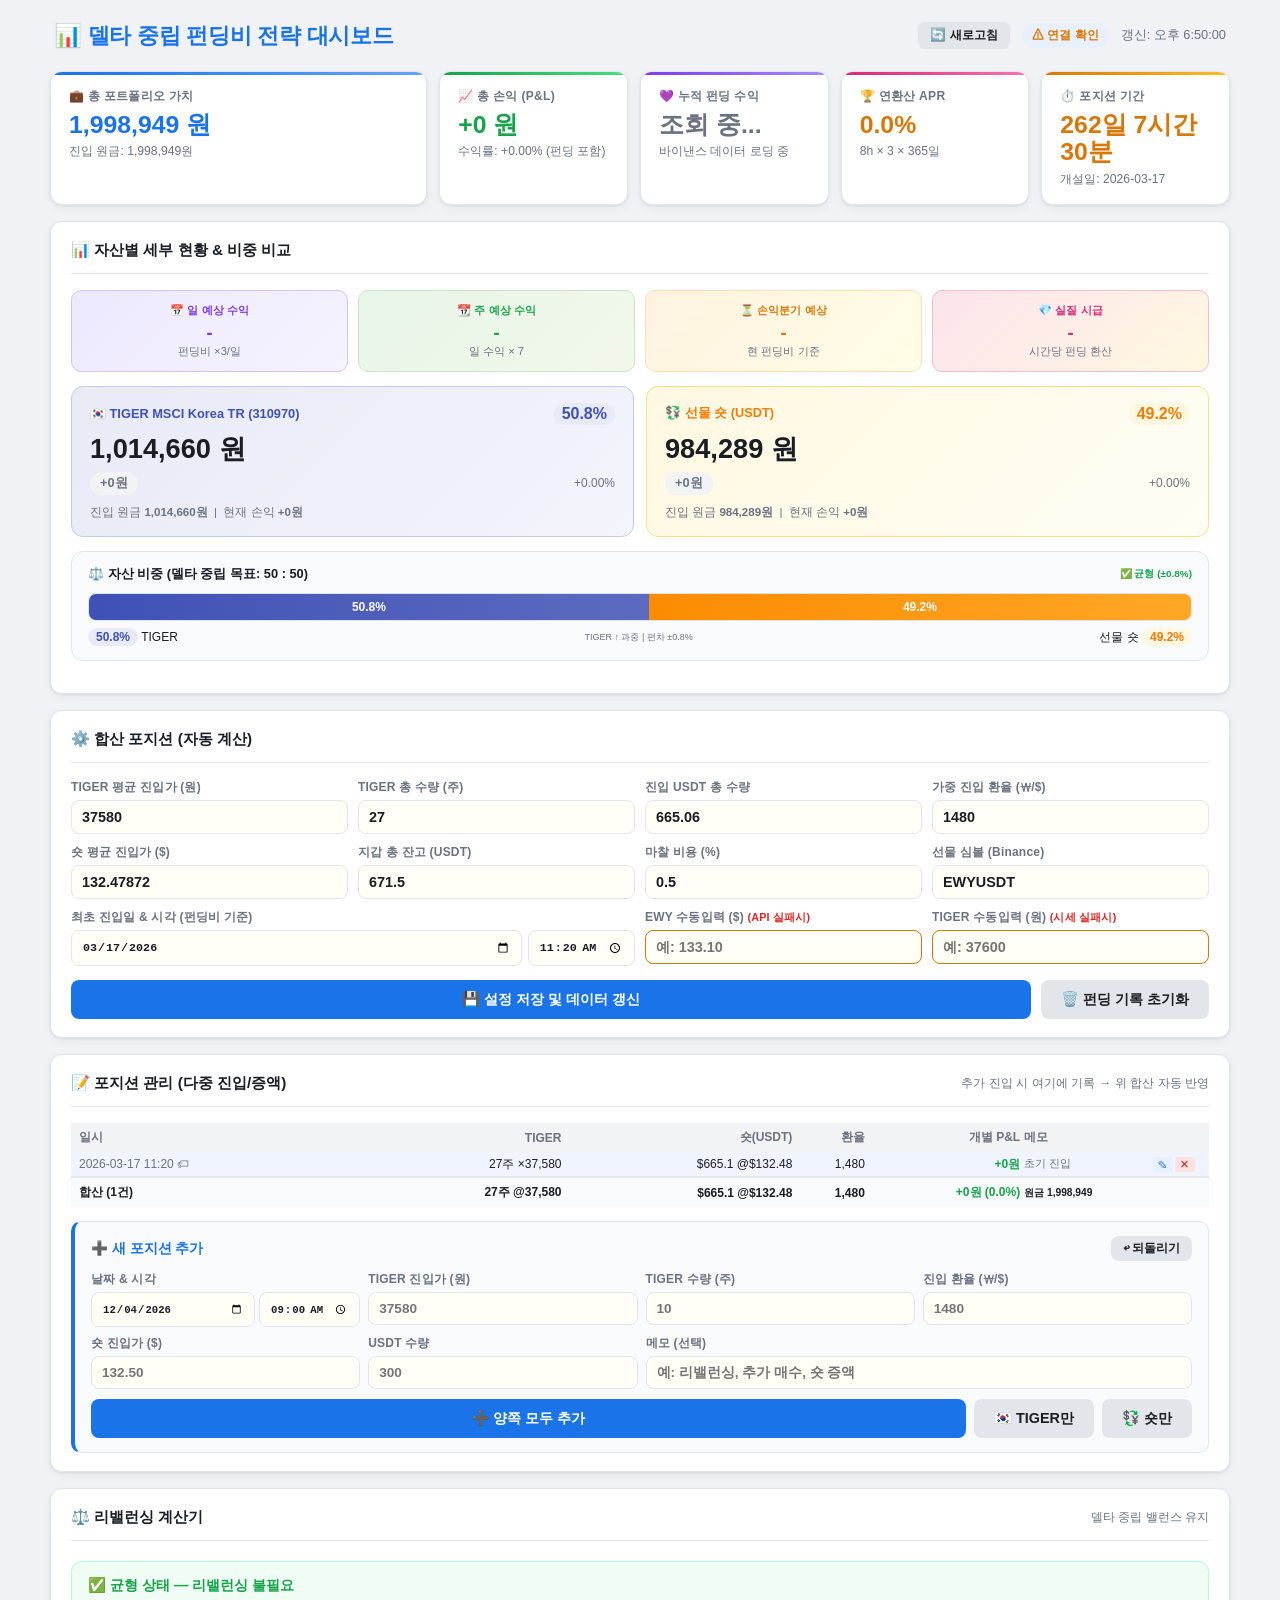
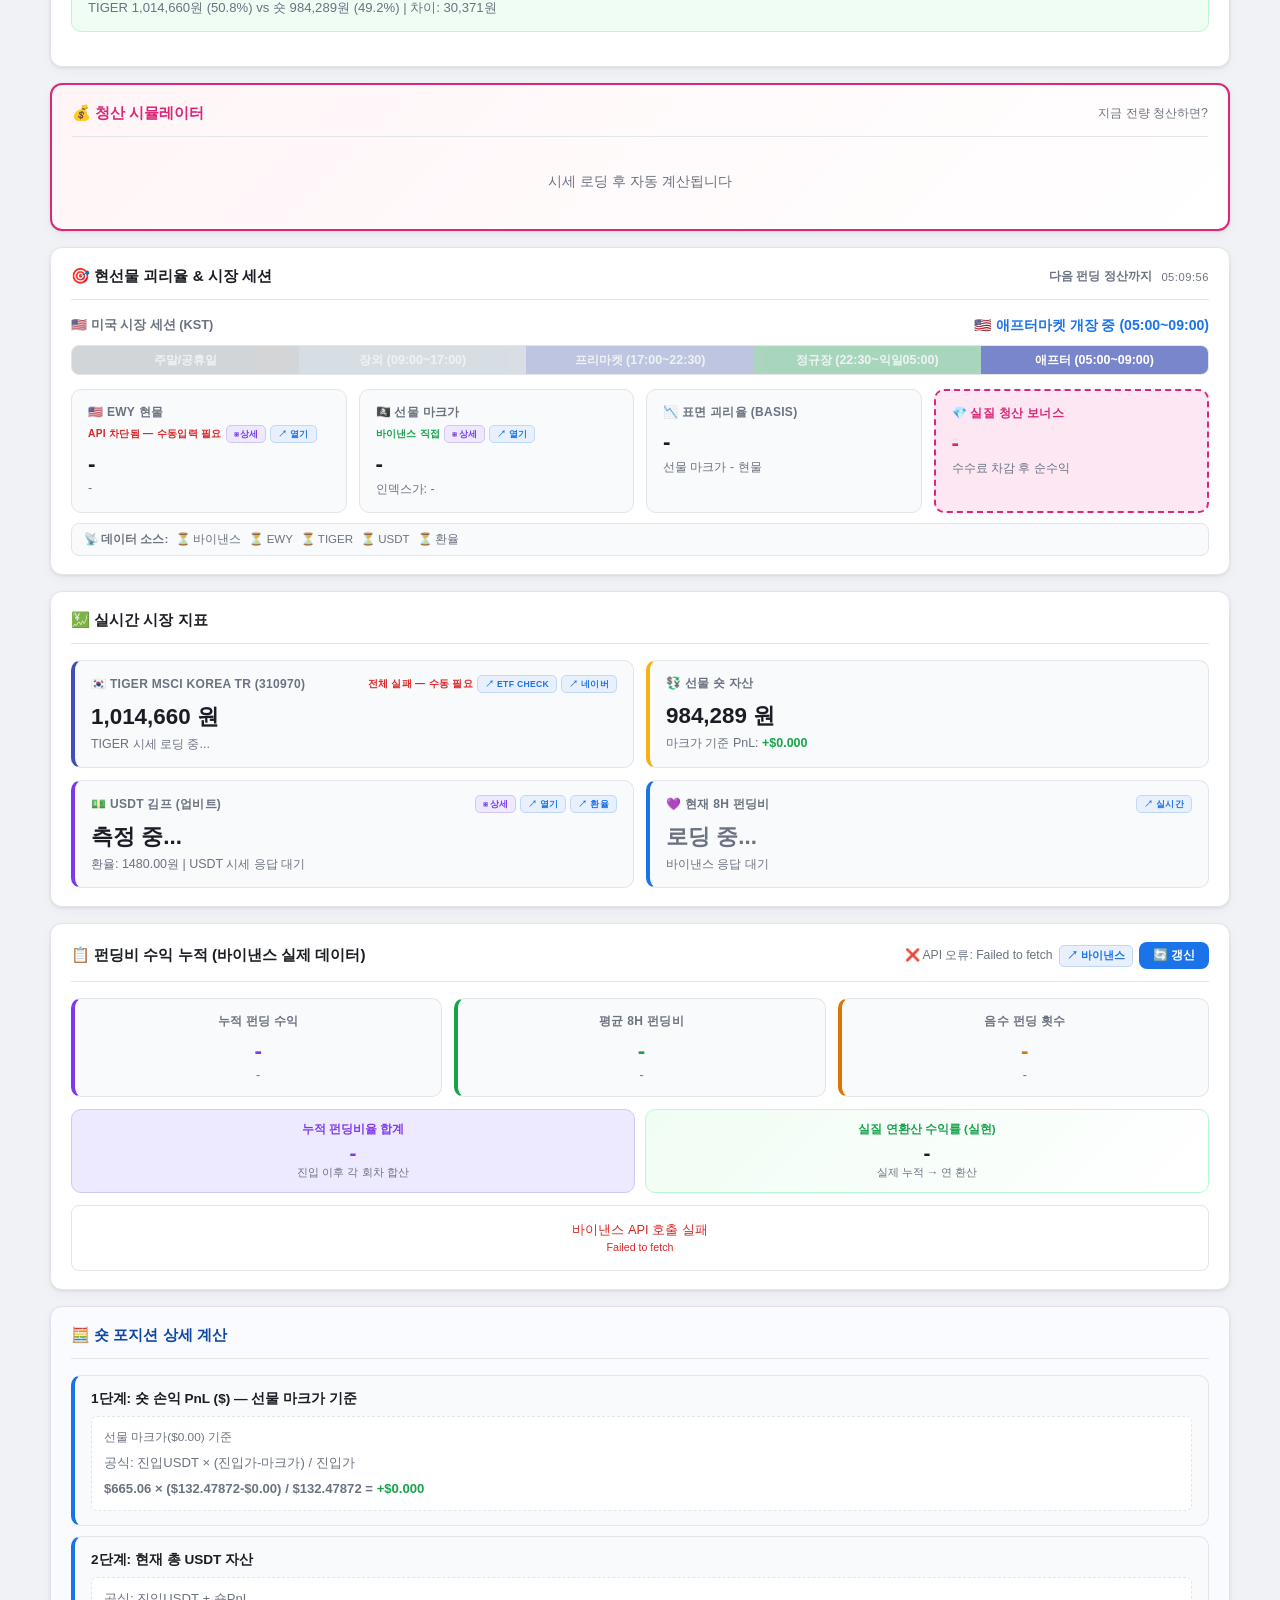
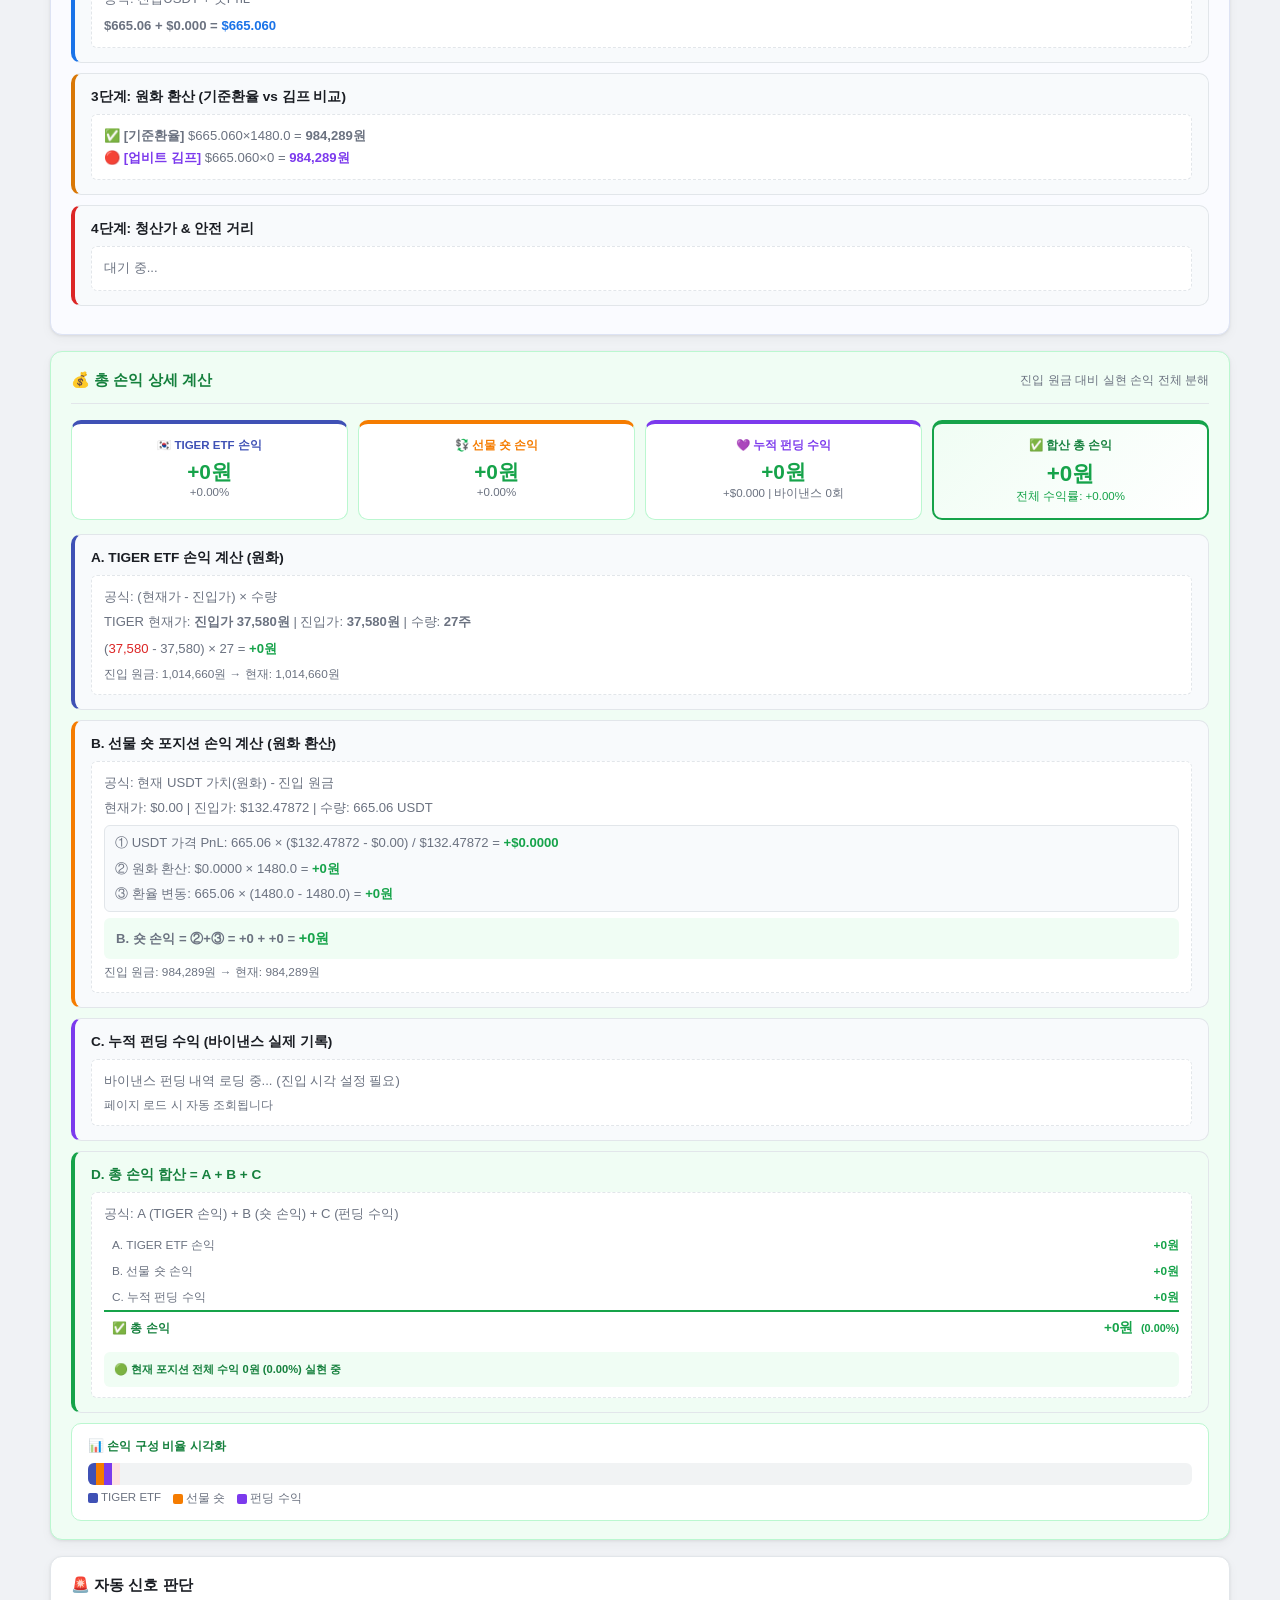
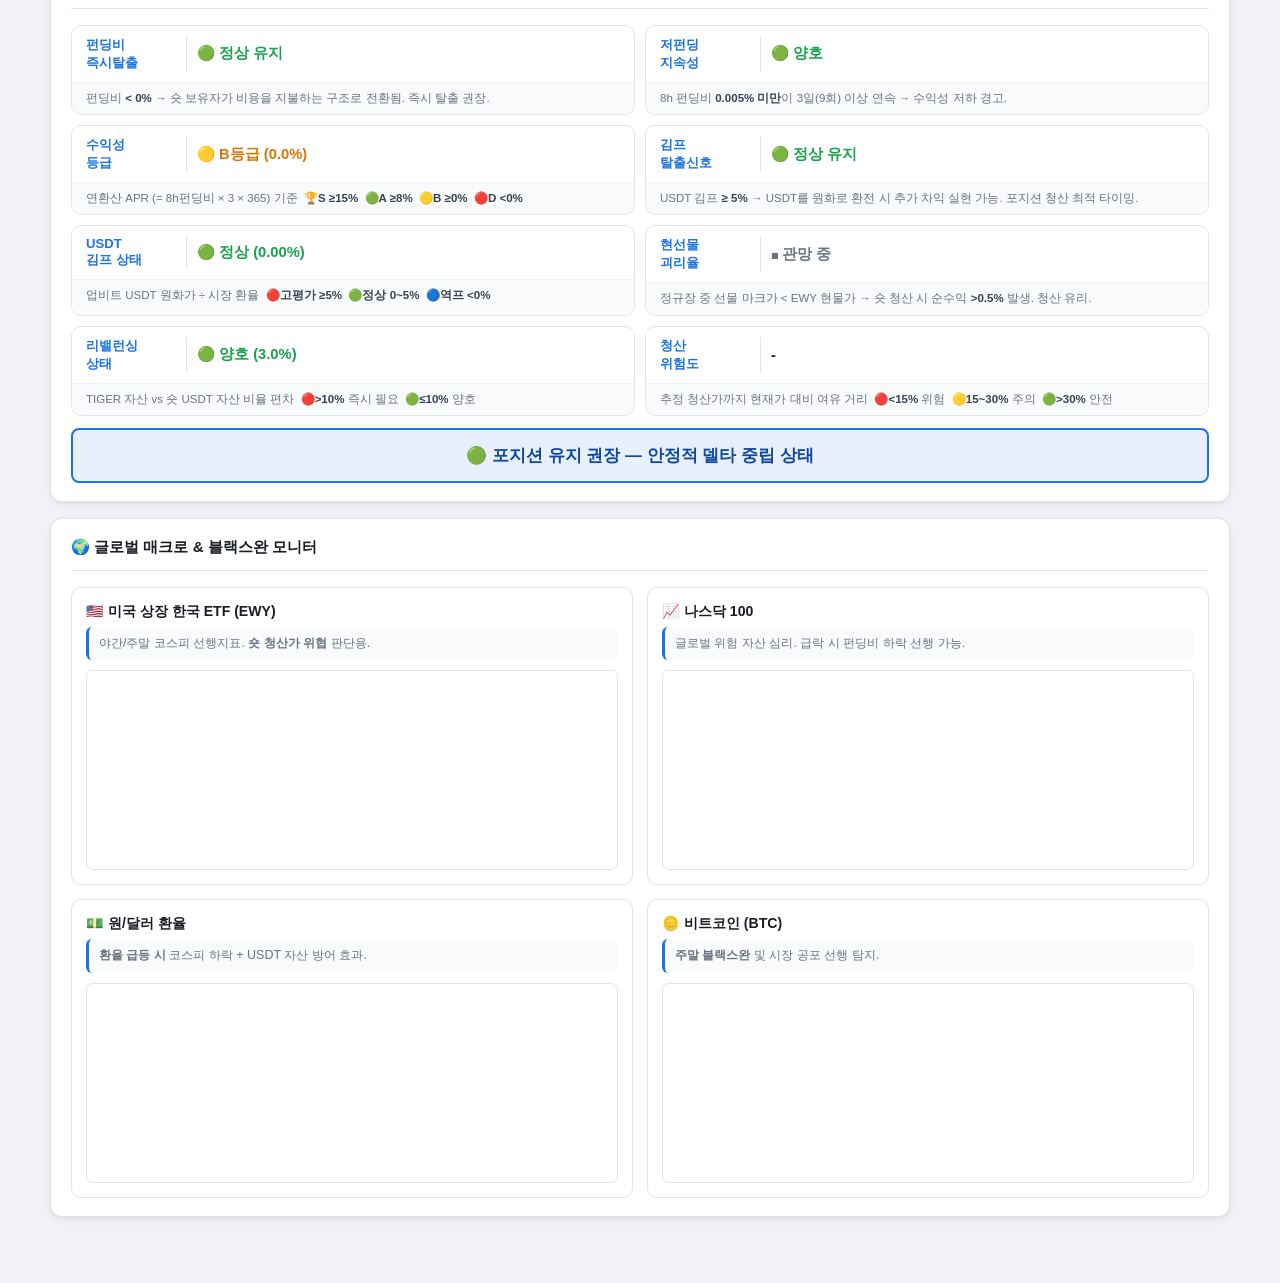
<file: delta_dashboard_v38.html>
<!DOCTYPE html>
<html lang="ko">
<head>
    <meta charset="UTF-8">
    <meta name="viewport" content="width=device-width, initial-scale=1.0">
    <title>델타 중립 펀딩비 전략 대시보드 v38</title>
    <style>
        :root {
            --bg: #f0f2f5;
            --card: #ffffff;
            --border: #e2e6ea;
            --text: #1a1d23;
            --sub: #6b7280;
            --blue: #1a73e8;
            --blue-light: #e8f0fe;
            --green: #16a34a;
            --green-light: #dcfce7;
            --red: #dc2626;
            --red-light: #fee2e2;
            --amber: #d97706;
            --amber-light: #fef3c7;
            --purple: #7c3aed;
            --purple-light: #ede9fe;
            --pink: #db2777;
            --pink-light: #fce7f3;
            --shadow: 0 1px 3px rgba(0,0,0,0.08), 0 4px 12px rgba(0,0,0,0.04);
            --radius: 12px;
        }
        * { box-sizing: border-box; margin: 0; padding: 0; }
        body { font-family: 'Malgun Gothic','Apple SD Gothic Neo',-apple-system,sans-serif; background:var(--bg); color:var(--text); min-height:100vh; padding:20px; }
        .container { max-width:1180px; margin:0 auto; }

        .header { display:flex; align-items:center; justify-content:space-between; margin-bottom:20px; padding:0 4px; }
        .header h1 { font-size:1.4em; font-weight:800; color:var(--blue); letter-spacing:-0.3px; }
        .header-meta { display:flex; align-items:center; gap:12px; }
        .badge { font-size:0.78em; font-weight:700; padding:4px 10px; border-radius:20px; background:var(--blue-light); color:var(--blue); }
        .badge.live { background:var(--green-light); color:var(--green); animation:pulse 2s infinite; }
        @keyframes pulse { 0%,100%{opacity:1}50%{opacity:0.6} }
        #last_update { font-size:0.8em; color:var(--sub); }

        .section { background:var(--card); border-radius:var(--radius); box-shadow:var(--shadow); border:1px solid var(--border); padding:18px 20px; margin-bottom:16px; }
        .section-title { font-size:0.95em; font-weight:700; color:var(--text); border-bottom:1px solid var(--border); padding-bottom:12px; margin-bottom:16px; display:flex; justify-content:space-between; align-items:center; }
        .section-title span { color:var(--sub); font-weight:400; font-size:0.9em; }

        .g2 { display:grid; grid-template-columns:1fr 1fr; gap:12px; }
        .g3 { display:grid; grid-template-columns:1fr 1fr 1fr; gap:12px; }
        .g4 { display:grid; grid-template-columns:repeat(4,1fr); gap:12px; }

        /* 포트폴리오 요약 */
        .summary-bar { display:grid; grid-template-columns:2fr 1fr 1fr 1fr 1fr; gap:12px; margin-bottom:16px; }
        .sum-card { background:var(--card); border:1px solid var(--border); border-radius:var(--radius); padding:16px 18px; box-shadow:var(--shadow); position:relative; overflow:hidden; }
        .sum-card::before { content:''; position:absolute; top:0; left:0; right:0; height:3px; }
        .sum-card.total::before { background:linear-gradient(90deg,var(--blue),#60a5fa); }
        .sum-card.pnl-pos::before { background:linear-gradient(90deg,var(--green),#4ade80); }
        .sum-card.pnl-neg::before { background:linear-gradient(90deg,var(--red),#f87171); }
        .sum-card.fund::before { background:linear-gradient(90deg,var(--purple),#a78bfa); }
        .sum-card.apr::before { background:linear-gradient(90deg,var(--pink),#f472b6); }
        .sum-card.dur::before { background:linear-gradient(90deg,var(--amber),#fbbf24); }
        .sum-label { font-size:0.75em; color:var(--sub); font-weight:600; margin-bottom:6px; text-transform:uppercase; letter-spacing:0.3px; }
        .sum-value { font-size:1.55em; font-weight:800; line-height:1.1; }
        .sum-sub { font-size:0.76em; color:var(--sub); margin-top:5px; }

        /* 자산 비교 섹션 */
        .asset-compare-grid { display:grid; grid-template-columns:1fr 1fr; gap:12px; margin-bottom:14px; }
        .asset-card {
            border-radius:12px; padding:16px 18px; border:1px solid var(--border);
            display:flex; flex-direction:column; gap:10px;
        }
        .asset-card.tiger { background:linear-gradient(135deg,#e8eaf6 0%,#f3f4fc 100%); border-color:#c5cae9; }
        .asset-card.short { background:linear-gradient(135deg,#fff8e1 0%,#fffdf5 100%); border-color:#ffe082; }
        .asset-card-header { display:flex; align-items:center; justify-content:space-between; }
        .asset-card-title { font-size:0.8em; font-weight:800; }
        .asset-card-title.tiger { color:#3f51b5; }
        .asset-card-title.short { color:#f57c00; }
        .asset-card-value { font-size:1.7em; font-weight:900; color:var(--text); line-height:1; }
        .asset-pnl-row { display:flex; align-items:center; justify-content:space-between; gap:8px; }
        .asset-pnl-chip {
            font-size:0.8em; font-weight:700; padding:3px 10px; border-radius:20px; white-space:nowrap;
        }
        .asset-pnl-chip.pos { background:var(--green-light); color:var(--green); }
        .asset-pnl-chip.neg { background:var(--red-light);   color:var(--red); }
        .asset-pnl-chip.neu { background:#f1f3f4; color:var(--sub); }
        .asset-entry-row { font-size:0.72em; color:var(--sub); }
        .asset-entry-row span { font-weight:600; color:#6b7280; }

        /* 비중 바 */
        .weight-bar-wrap { margin-bottom:14px; background:#f8fafc; border-radius:12px; padding:14px 16px; border:1px solid var(--border); }
        .weight-bar-title { font-size:0.8em; font-weight:700; color:var(--text); margin-bottom:10px; display:flex; justify-content:space-between; align-items:center; }
        .weight-bar {
            height:28px; border-radius:8px; overflow:hidden; display:flex;
            background:#e9ecef; border:1px solid #dee2e6; margin-bottom:8px;
        }
        .weight-bar-tiger {
            background:linear-gradient(90deg,#3f51b5,#5c6bc0);
            display:flex; align-items:center; justify-content:center;
            font-size:0.75em; font-weight:800; color:#fff;
            transition:width 0.7s cubic-bezier(.4,0,.2,1);
            min-width:0; overflow:hidden; white-space:nowrap; padding:0 6px;
        }
        .weight-bar-short {
            background:linear-gradient(90deg,#fb8c00,#ffa726);
            display:flex; align-items:center; justify-content:center;
            font-size:0.75em; font-weight:800; color:#fff;
            transition:width 0.7s cubic-bezier(.4,0,.2,1);
            min-width:0; overflow:hidden; white-space:nowrap; padding:0 6px;
        }
        .weight-info-row { display:flex; justify-content:space-between; align-items:center; font-size:0.75em; }
        .weight-chip { font-weight:700; padding:2px 8px; border-radius:10px; }
        .weight-chip.tiger { background:#e8eaf6; color:#3f51b5; }
        .weight-chip.short { background:#fff8e1; color:#f57c00; }
        .weight-status { font-size:0.78em; font-weight:700; }
        @media(max-width:900px){ .asset-compare-grid{grid-template-columns:1fr;} }

        /* 입력 */
        .input-grid { display:grid; grid-template-columns:repeat(4,1fr); gap:10px; }
        .ig { display:flex; flex-direction:column; gap:4px; }
        .ig label { font-size:0.75em; color:var(--sub); font-weight:600; letter-spacing:0.2px; }
        .ig input { padding:8px 10px; border:1.5px solid var(--border); border-radius:8px; font-size:0.9em; font-weight:600; background:#fffef7; transition:border-color 0.15s; color:var(--text); }
        .ig input:focus { outline:none; border-color:var(--blue); background:#fff; }
        .btn-row { grid-column:span 4; display:flex; gap:10px; margin-top:4px; }
        .btn { padding:10px 20px; border:none; border-radius:8px; font-size:0.9em; font-weight:700; cursor:pointer; transition:0.15s; display:flex; align-items:center; gap:6px; }
        .btn-primary { background:var(--blue); color:#fff; flex:1; justify-content:center; }
        .btn-primary:hover { background:#1557b0; }
        .btn-secondary { background:var(--border); color:var(--text); }
        .btn-secondary:hover { background:#d1d5db; }

        /* 데이터 카드 */
        .data-card { background:#f8fafc; border:1px solid var(--border); border-radius:10px; padding:14px 16px; }
        .dc-label { font-size:0.75em; color:var(--sub); font-weight:700; text-transform:uppercase; letter-spacing:0.3px; display:flex; align-items:center; justify-content:space-between; margin-bottom:8px; }
        .dc-value { font-size:1.4em; font-weight:800; color:var(--text); }
        .dc-sub { font-size:0.78em; color:var(--sub); margin-top:4px; }
        .api-ok { font-size:0.85em; color:var(--green); font-weight:600; }
        .api-err { font-size:0.85em; color:var(--red); font-weight:600; }

        /* 세션바 */
        .session-bar { display:flex; height:30px; border-radius:8px; overflow:hidden; background:#e9ecef; border:1px solid var(--border); margin-bottom:14px; }
        .sb { flex:1; display:flex; justify-content:center; align-items:center; font-size:0.78em; font-weight:700; color:#fff; opacity:0.3; transition:0.3s; }
        .sb.active { opacity:1; }
        .sb.closed { background:#9e9e9e; }   /* 주말/공휴일 */
        .sb.offhours { background:#b0bec5; }  /* 장외 (평일 09~17시) */
        .sb.pre { background:#5c6bc0; }        /* 프리마켓 */
        .sb.reg { background:#16a34a; }        /* 정규장 */
        .sb.after { background:#7986cb; }      /* 애프터 */

        /* 계산 패널 */
        .calc-panel { background:#f8fafc; border:1px solid var(--border); border-radius:10px; padding:14px 16px; margin-bottom:10px; border-left:4px solid var(--blue); }
        .calc-panel.warn { border-left-color:var(--amber); }
        .calc-panel.danger { border-left-color:var(--red); }
        .calc-title { font-size:0.85em; font-weight:700; color:var(--text); margin-bottom:8px; }
        .calc-body { font-size:0.82em; color:var(--sub); background:#fff; padding:10px 12px; border-radius:6px; border:1px dashed var(--border); line-height:1.7; }

        /* 펀딩 로그 */
        .fund-log-wrap { max-height:160px; overflow-y:auto; }
        .fund-log-item { display:flex; justify-content:space-between; align-items:center; padding:7px 12px; border-bottom:1px solid #f1f3f4; font-size:0.82em; }
        .fund-log-item:last-child { border-bottom:none; }
        .fund-log-item .time { color:var(--sub); }

        /* 카운트다운 */
        .countdown { display:flex; align-items:center; gap:6px; font-size:0.82em; color:var(--sub); }
        .cd-time { font-size:1em; font-weight:800; color:var(--purple); font-variant-numeric:tabular-nums; letter-spacing:0.5px; }

        /* 신호 판단 카드 */
        .signal-grid { display:grid; grid-template-columns:repeat(2,1fr); gap:10px; }
        .sig-card {
            border:1px solid var(--border); border-radius:10px;
            background:#fff; overflow:hidden;
            display:flex; flex-direction:column;
        }
        .sig-card-top {
            display:flex; align-items:center;
            padding:10px 14px; gap:10px;
            border-bottom:1px solid #f0f2f5;
        }
        .sig-name {
            font-size:0.82em; font-weight:800; color:var(--blue);
            min-width:90px; max-width:90px;
        }
        .sig-divider {
            width:1px; background:var(--border); align-self:stretch; flex-shrink:0;
        }
        .sig-value {
            font-size:0.92em; font-weight:800; flex:1; color:var(--text);
        }
        .sig-card-desc {
            padding:7px 14px;
            font-size:0.72em; color:#6b7280; line-height:1.5;
            background:#f8fafc;
        }
        .sig-card-desc strong { color:#374151; }
        /* 기존 sig-item 유지 (하위 호환) */
        .sig-item { display:flex; align-items:center; border:1px solid var(--border); border-radius:8px; background:#fff; overflow:hidden; }
        .sig-label { font-size:0.78em; font-weight:700; color:var(--blue); width:120px; min-width:120px; padding:10px; background:var(--blue-light); border-right:1px solid var(--border); text-align:center; }
        .sig-label-v2 { min-width:130px; max-width:130px; padding:10px 12px; background:var(--blue-light); border-right:1px solid var(--border); display:flex; flex-direction:column; justify-content:center; gap:4px; }
        .sig-desc { font-size:0.68em; color:#4b5563; line-height:1.4; }
        .signal-box { text-align:center; padding:14px; border-radius:8px; font-size:1.05em; font-weight:800; margin-top:12px; border:2px solid transparent; }
        @media(max-width:900px){ .signal-grid{grid-template-columns:1fr;} }

        /* TV */
        .tv-grid { display:grid; grid-template-columns:repeat(2,1fr); gap:14px; }
        .tv-card { background:var(--card); border:1px solid var(--border); padding:14px; border-radius:10px; }
        .tv-card-title { font-size:0.88em; font-weight:700; margin-bottom:6px; }
        .tv-card-desc { font-size:0.78em; color:var(--sub); margin-bottom:10px; padding:8px 10px; background:#f8fafc; border-radius:6px; border-left:3px solid var(--blue); line-height:1.4; }
        .tv-wrap { height:200px; border-radius:6px; overflow:hidden; border:1px solid var(--border); }

        .fix-badge { font-size:0.7em; background:var(--amber-light); color:var(--amber); padding:2px 6px; border-radius:4px; font-weight:700; margin-left:6px; }
        .new-badge { font-size:0.7em; background:var(--green-light); color:var(--green); padding:2px 6px; border-radius:4px; font-weight:700; margin-left:6px; }

        /* 외부 링크 버튼 */
        .ext-link {
            display:inline-flex; align-items:center; gap:3px;
            font-size:0.72em; font-weight:700; padding:2px 7px;
            border-radius:5px; text-decoration:none; cursor:pointer;
            transition:all 0.15s; border:1px solid transparent;
            vertical-align:middle; line-height:1.4;
        }
        .ext-link.newtab {
            background:var(--blue-light); color:var(--blue); border-color:#c2d8fa;
        }
        .ext-link.newtab:hover { background:var(--blue); color:#fff; }
        .ext-link.popup {
            background:var(--purple-light); color:var(--purple); border-color:#d4c5f9;
        }
        .ext-link.popup:hover { background:var(--purple); color:#fff; }

        /* 팝업 모달 오버레이 */
        .modal-overlay {
            display:none; position:fixed; inset:0; z-index:9999;
            background:rgba(0,0,0,0.55); backdrop-filter:blur(3px);
            justify-content:center; align-items:center;
        }
        .modal-overlay.open { display:flex; }
        .modal-box {
            background:var(--card); border-radius:16px;
            box-shadow:0 20px 60px rgba(0,0,0,0.3);
            width:92vw; max-width:1100px; height:82vh;
            display:flex; flex-direction:column; overflow:hidden;
            animation:modalIn 0.2s ease;
        }
        @keyframes modalIn { from{opacity:0;transform:scale(0.95)} to{opacity:1;transform:scale(1)} }
        .modal-header {
            display:flex; align-items:center; justify-content:space-between;
            padding:14px 18px; border-bottom:1px solid var(--border);
            background:#f8fafc;
        }
        .modal-title { font-size:0.95em; font-weight:700; color:var(--text); display:flex; align-items:center; gap:8px; }
        .modal-actions { display:flex; gap:8px; align-items:center; }
        .modal-open-btn {
            font-size:0.8em; font-weight:700; padding:5px 12px;
            border-radius:7px; background:var(--blue); color:#fff;
            border:none; cursor:pointer; text-decoration:none;
            display:inline-flex; align-items:center; gap:4px;
        }
        .modal-open-btn:hover { background:#1557b0; }
        .modal-close {
            width:30px; height:30px; border-radius:8px;
            background:var(--red-light); color:var(--red);
            border:none; cursor:pointer; font-size:1.1em; font-weight:700;
            display:flex; align-items:center; justify-content:center;
        }
        .modal-close:hover { background:var(--red); color:#fff; }
        .modal-iframe { flex:1; border:none; width:100%; }
        .modal-fallback {
            flex:1; display:flex; flex-direction:column;
            align-items:center; justify-content:center; gap:14px;
            background:#f8fafc; padding:30px; text-align:center;
        }
        .modal-fallback p { color:var(--sub); font-size:0.9em; }

        @media(max-width:900px){
            .summary-bar{grid-template-columns:repeat(2,1fr);}
            .g4{grid-template-columns:repeat(2,1fr);}
            .input-grid{grid-template-columns:repeat(2,1fr);}
            .btn-row{grid-column:span 2;}
            .tv-grid{grid-template-columns:1fr;}
        }
    </style>
</head>
<body>
<div class="container">

    <div class="header">
        <h1>📊 델타 중립 펀딩비 전략 대시보드</h1>
        <div class="header-meta">
            <button class="btn btn-secondary" onclick="fetchData();fetchFundingHistory();" style="padding:5px 12px;font-size:0.78em;border-radius:6px;">🔄 새로고침</button>
            <span id="live_badge" class="badge">대기 중</span>
            <span id="last_update">-</span>
        </div>
    </div>

    <!-- 포트폴리오 총 요약 -->
    <div class="summary-bar">
        <div class="sum-card total">
            <div class="sum-label">💼 총 포트폴리오 가치</div>
            <div class="sum-value" id="sv_total" style="color:var(--blue)">-</div>
            <div class="sum-sub" id="ss_total">진입 원금 대비 계산 중...</div>
        </div>
        <div class="sum-card" id="sc_pnl">
            <div class="sum-label">📈 총 손익 (P&L)</div>
            <div class="sum-value" id="sv_pnl">-</div>
            <div class="sum-sub" id="ss_pnl">진입가 대비</div>
        </div>
        <div class="sum-card fund">
            <div class="sum-label">💜 누적 펀딩 수익</div>
            <div class="sum-value" id="sv_fund_cum" style="color:var(--purple)">-</div>
            <div class="sum-sub" id="ss_fund_cum">이번 포지션 합계</div>
        </div>
        <div class="sum-card apr">
            <div class="sum-label">🏆 연환산 APR</div>
            <div class="sum-value" id="sv_apr">-</div>
            <div class="sum-sub">8h × 3 × 365일</div>
        </div>
        <div class="sum-card dur">
            <div class="sum-label">⏱️ 포지션 기간</div>
            <div class="sum-value" id="sv_dur" style="color:var(--amber)">-</div>
            <div class="sum-sub" id="ss_dur">개설일 기준</div>
        </div>
    </div>

    <!-- 자산별 세부 현황 + 비중 비교 -->
    <div class="section" style="margin-bottom:16px;">
        <div class="section-title">📊 자산별 세부 현황 &amp; 비중 비교</div>

        <!-- 투자자 핵심 지표 -->
        <div style="display:grid;grid-template-columns:repeat(4,1fr);gap:10px;margin-bottom:14px;">
            <div style="background:linear-gradient(135deg,#ede9fe,#f5f3ff);border-radius:10px;padding:12px 14px;border:1px solid #d4c5f9;text-align:center;">
                <div style="font-size:0.7em;font-weight:700;color:var(--purple);margin-bottom:4px;">📅 일 예상 수익</div>
                <div style="font-size:1.15em;font-weight:800;color:var(--purple);" id="iv_daily">-</div>
                <div style="font-size:0.7em;color:var(--sub);" id="iv_daily_sub">펀딩비 ×3/일</div>
            </div>
            <div style="background:linear-gradient(135deg,#e8f5e9,#f1f8e9);border-radius:10px;padding:12px 14px;border:1px solid #c8e6c9;text-align:center;">
                <div style="font-size:0.7em;font-weight:700;color:var(--green);margin-bottom:4px;">📆 주 예상 수익</div>
                <div style="font-size:1.15em;font-weight:800;color:var(--green);" id="iv_weekly">-</div>
                <div style="font-size:0.7em;color:var(--sub);" id="iv_weekly_sub">일 수익 × 7</div>
            </div>
            <div style="background:linear-gradient(135deg,#fff3e0,#fffde7);border-radius:10px;padding:12px 14px;border:1px solid #ffe0b2;text-align:center;">
                <div style="font-size:0.7em;font-weight:700;color:var(--amber);margin-bottom:4px;">⏳ 손익분기 예상</div>
                <div style="font-size:1.15em;font-weight:800;color:var(--amber);" id="iv_breakeven">-</div>
                <div style="font-size:0.7em;color:var(--sub);" id="iv_breakeven_sub">현 펀딩비 기준</div>
            </div>
            <div style="background:linear-gradient(135deg,#fce4ec,#fff8e1);border-radius:10px;padding:12px 14px;border:1px solid #f8bbd0;text-align:center;">
                <div style="font-size:0.7em;font-weight:700;color:var(--pink);margin-bottom:4px;">💎 실질 시급</div>
                <div style="font-size:1.15em;font-weight:800;color:var(--pink);" id="iv_hourly">-</div>
                <div style="font-size:0.7em;color:var(--sub);">시간당 펀딩 환산</div>
            </div>
        </div>

        <!-- 두 자산 카드 -->
        <div class="asset-compare-grid">
            <!-- TIGER ETF -->
            <div class="asset-card tiger">
                <div class="asset-card-header">
                    <span class="asset-card-title tiger">🇰🇷 TIGER MSCI Korea TR (310970)</span>
                    <span id="ac_tiger_weight_chip" class="weight-chip tiger">-</span>
                </div>
                <div class="asset-card-value" id="ac_tiger_value">-</div>
                <div class="asset-pnl-row">
                    <span class="asset-pnl-chip neu" id="ac_tiger_pnl_chip">-</span>
                    <span style="font-size:0.75em;color:var(--sub);" id="ac_tiger_pnl_pct">-</span>
                </div>
                <div class="asset-entry-row">진입 원금 <span id="ac_tiger_entry">-</span> &nbsp;|&nbsp; 현재 손익 <span id="ac_tiger_pnl_abs">-</span></div>
            </div>
            <!-- 선물 숏 -->
            <div class="asset-card short">
                <div class="asset-card-header">
                    <span class="asset-card-title short">💱 선물 숏 (USDT)</span>
                    <span id="ac_short_weight_chip" class="weight-chip short">-</span>
                </div>
                <div class="asset-card-value" id="ac_short_value">-</div>
                <div class="asset-pnl-row">
                    <span class="asset-pnl-chip neu" id="ac_short_pnl_chip">-</span>
                    <span style="font-size:0.75em;color:var(--sub);" id="ac_short_pnl_pct">-</span>
                </div>
                <div class="asset-entry-row">진입 원금 <span id="ac_short_entry">-</span> &nbsp;|&nbsp; 현재 손익 <span id="ac_short_pnl_abs">-</span></div>
            </div>
        </div>

        <!-- 비중 바 -->
        <div class="weight-bar-wrap">
            <div class="weight-bar-title">
                <span>⚖️ 자산 비중 (델타 중립 목표: 50 : 50)</span>
                <span class="weight-status" id="wt_status">-</span>
            </div>
            <div class="weight-bar">
                <div class="weight-bar-tiger" id="wt_tiger_bar" style="width:50%">50%</div>
                <div class="weight-bar-short" id="wt_short_bar" style="width:50%">50%</div>
            </div>
            <div class="weight-info-row">
                <span><span class="weight-chip tiger" id="wt_tiger_chip">-</span> TIGER</span>
                <span style="font-size:0.75em;color:var(--sub);" id="wt_diff_label">편차 계산 중...</span>
                <span>선물 숏 <span class="weight-chip short" id="wt_short_chip">-</span></span>
            </div>
        </div>
    </div>

    <!-- 설정 -->
    <div class="section">
        <div class="section-title">
            ⚙️ 합산 포지션 (자동 계산)
            <span id="loading_badge" style="display:none; color:var(--amber); font-weight:700; font-size:0.85em;">⏳ 동기화 중...</span>
        </div>
        <div class="input-grid">
            <div class="ig"><label>TIGER 평균 진입가 (원)</label><input type="number" id="i_etf_p" value="37580"></div>
            <div class="ig"><label>TIGER 총 수량 (주)</label><input type="number" id="i_etf_q" value="27"></div>
            <div class="ig"><label>진입 USDT 총 수량</label><input type="number" id="i_usdt_q" value="665.06" step="0.01"></div>
            <div class="ig"><label>가중 진입 환율 (₩/$)</label><input type="number" id="i_fx" value="1480"></div>
            <div class="ig"><label>숏 평균 진입가 ($)</label><input type="number" id="i_short_p" value="132.47872" step="0.01"></div>
            <div class="ig"><label>지갑 총 잔고 (USDT)</label><input type="number" id="i_margin" value="671.5" step="0.01"></div>
            <div class="ig"><label>마찰 비용 (%)</label><input type="number" id="i_fee" value="0.5" step="0.01"></div>
            <div class="ig"><label>선물 심볼 (Binance)</label><input type="text" id="i_sym" value="EWYUSDT"></div>
            <div class="ig" style="grid-column:span 2;"><label>최초 진입일 &amp; 시각 (펀딩비 기준)</label><div style="display:flex;gap:6px;"><input type="date" id="i_open_date" value="2026-03-17" style="flex:1;"><input type="time" id="i_open_time" value="11:20" style="flex:0 0 90px;"></div></div>
            <div class="ig"><label>EWY 수동입력 ($) <span style="color:var(--red);font-size:0.9em;" id="ewy_manual_hint">(API 실패시)</span></label><input type="number" id="i_ewy_manual" placeholder="예: 133.10" step="0.01" style="border-color:var(--amber);"></div>
            <div class="ig"><label>TIGER 수동입력 (원) <span style="color:var(--red);font-size:0.9em;">(시세 실패시)</span></label><input type="number" id="i_tiger_manual" placeholder="예: 37600" step="1" style="border-color:var(--amber);"></div>
            <div class="btn-row">
                <button class="btn btn-primary" onclick="saveAndFetch()">💾 설정 저장 및 데이터 갱신</button>
                <button class="btn btn-secondary" onclick="resetFundingLog()">🗑️ 펀딩 기록 초기화</button>
            </div>
        </div>
    </div>

    <!-- ★ 포지션 관리 (다중 진입) -->
    <div class="section">
        <div class="section-title">
            📝 포지션 관리 (다중 진입/증액)
            <span style="font-size:0.82em;color:var(--sub);font-weight:400;">추가 진입 시 여기에 기록 → 위 합산 자동 반영</span>
        </div>

        <!-- 포지션 목록 -->
        <div id="pos_list" style="margin-bottom:14px;">
            <div style="text-align:center;padding:16px;color:var(--sub);font-size:0.85em;">포지션을 추가해주세요</div>
        </div>

        <!-- 새 포지션 추가 폼 -->
        <div style="background:#f8fafc;border:1px solid var(--border);border-radius:10px;padding:14px 16px;border-left:4px solid var(--blue);">
            <div style="display:flex;justify-content:space-between;align-items:center;margin-bottom:10px;">
                <span style="font-size:0.85em;font-weight:700;color:var(--blue);">➕ 새 포지션 추가</span>
                <button class="btn btn-secondary" style="padding:4px 12px;font-size:0.78em;" id="btn_undo_pos" onclick="undoLastPosition()" disabled>↩ 되돌리기</button>
            </div>
            <div style="display:grid;grid-template-columns:repeat(4,1fr);gap:8px;">
                <div class="ig"><label>날짜 &amp; 시각</label><div style="display:flex;gap:4px;"><input type="date" id="np_date" style="font-size:0.82em;flex:1;"><input type="time" id="np_time" value="09:00" style="font-size:0.82em;flex:0 0 75px;"></div></div>
                <div class="ig"><label>TIGER 진입가 (원)</label><input type="number" id="np_etf_p" placeholder="37580" style="font-size:0.85em;"></div>
                <div class="ig"><label>TIGER 수량 (주)</label><input type="number" id="np_etf_q" placeholder="10" style="font-size:0.85em;"></div>
                <div class="ig"><label>진입 환율 (₩/$)</label><input type="number" id="np_fx" placeholder="1480" style="font-size:0.85em;"></div>
                <div class="ig"><label>숏 진입가 ($)</label><input type="number" id="np_short_p" placeholder="132.50" step="0.01" style="font-size:0.85em;"></div>
                <div class="ig"><label>USDT 수량</label><input type="number" id="np_usdt_q" placeholder="300" step="0.01" style="font-size:0.85em;"></div>
                <div class="ig" style="grid-column:span 2;"><label>메모 (선택)</label><input type="text" id="np_memo" placeholder="예: 리밸런싱, 추가 매수, 숏 증액" style="font-size:0.85em;"></div>
            </div>
            <div style="display:flex;gap:8px;margin-top:10px;">
                <button class="btn btn-primary" style="flex:1;" onclick="addPosition()">➕ 양쪽 모두 추가</button>
                <button class="btn btn-secondary" onclick="addPositionTigerOnly()">🇰🇷 TIGER만</button>
                <button class="btn btn-secondary" onclick="addPositionShortOnly()">💱 숏만</button>
            </div>
        </div>
    </div>

    <!-- ★ 리밸런싱 계산기 -->
    <div class="section">
        <div class="section-title">
            ⚖️ 리밸런싱 계산기
            <span style="font-size:0.82em;color:var(--sub);font-weight:400;">델타 중립 밸런스 유지</span>
        </div>
        <div id="rebal_panel" style="padding:4px 0;">
            <div style="text-align:center;padding:16px;color:var(--sub);font-size:0.85em;">시세 로딩 후 자동 계산됩니다</div>
        </div>
    </div>

    <!-- ★ 청산 시뮬레이터 -->
    <div class="section" style="border:2px solid var(--pink);background:linear-gradient(135deg,#fff5f7,#fff);">
        <div class="section-title" style="color:var(--pink);">
            💰 청산 시뮬레이터
            <span style="font-size:0.82em;color:var(--sub);font-weight:400;">지금 전량 청산하면?</span>
        </div>
        <div id="liq_sim_panel" style="padding:4px 0;">
            <div style="text-align:center;padding:16px;color:var(--sub);font-size:0.85em;">시세 로딩 후 자동 계산됩니다</div>
        </div>
    </div>

    <!-- 괴리율 & 세션 -->
    <div class="section">
        <div class="section-title">
            🎯 현선물 괴리율 & 시장 세션
            <div class="countdown">
                다음 펀딩 정산까지&nbsp;<span class="cd-time" id="v_funding_countdown">--:--:--</span>
               
            </div>
        </div>
        <div style="display:flex;justify-content:space-between;align-items:center;margin-bottom:10px;">
            <span style="font-size:0.8em;font-weight:700;color:var(--sub);">🇺🇸 미국 시장 세션 (KST)</span>
            <span id="v_session_status" style="font-weight:700;color:var(--blue);font-size:0.88em;">-</span>
        </div>
        <div class="session-bar">
            <div id="sb_closed"   class="sb closed"  >주말/공휴일</div>
            <div id="sb_offhours" class="sb offhours" >장외 (09:00~17:00)</div>
            <div id="sb_pre"      class="sb pre"      >프리마켓 (17:00~22:30)</div>
            <div id="sb_reg"      class="sb reg"      >정규장 (22:30~익일05:00)</div>
            <div id="sb_after"    class="sb after"    >애프터 (05:00~09:00)</div>
        </div>
        <div class="g4">
            <div class="data-card" style="position:relative;">
                <div class="dc-label" style="flex-wrap:wrap;gap:4px;">🇺🇸 EWY 현물<span style="display:flex;align-items:center;gap:4px;"><span id="ewy_src" class="api-ok">야후파이낸스</span><button class="ext-link popup" onclick="openModal('modal_ewy')">⊞ 상세</button><a class="ext-link newtab" href="https://finance.yahoo.com/quote/EWY/" target="_blank" rel="noopener">&#8599; 열기</a></span></div>
                <div class="dc-value" id="v_ewy_price">-</div>
                <div class="dc-sub" id="v_ewy_detail">-</div>
                <!-- 시간외/정규 가격 병행 표시 -->
                <div id="ewy_extended_wrap" style="display:none;margin-top:8px;padding:7px 10px;background:#f0f4ff;border-radius:6px;border:1px solid #dde3f4;">
                    <div style="display:flex;justify-content:space-between;align-items:center;font-size:0.78em;">
                        <span style="color:var(--sub);font-weight:600;">정규장 종가</span>
                        <span style="font-weight:800;color:var(--text);" id="ewy_reg_price">-</span>
                    </div>
                    <div style="display:flex;justify-content:space-between;align-items:center;font-size:0.78em;margin-top:3px;">
                        <span style="font-weight:600;" id="ewy_ext_label">시간외</span>
                        <span style="display:flex;align-items:center;gap:6px;">
                            <span style="font-weight:800;" id="ewy_ext_price">-</span>
                            <span style="font-size:0.88em;font-weight:700;padding:1px 6px;border-radius:4px;" id="ewy_ext_change">-</span>
                        </span>
                    </div>
                    <div style="font-size:0.68em;color:var(--sub);margin-top:3px;text-align:right;" id="ewy_ext_time">-</div>
                </div>
            </div>
            <div class="data-card">
                <div class="dc-label" style="flex-wrap:wrap;gap:4px;">🏴‍☠️ 선물 마크가<span style="display:flex;align-items:center;gap:4px;"><span class="api-ok">바이낸스 직접</span><button class="ext-link popup" onclick="openModal('modal_binance')">⊞ 상세</button><a class="ext-link newtab" href="https://www.binance.com/en/futures/EWYUSDT" target="_blank" rel="noopener">&#8599; 열기</a></span></div>
                <div class="dc-value" id="v_mark_price">-</div>
                <div class="dc-sub" id="v_index_price">인덱스가: -</div>
            </div>
            <div class="data-card">
                <div class="dc-label">📉 표면 괴리율 (Basis)</div>
                <div class="dc-value" id="v_tracking">-</div>
                <div class="dc-sub">선물 마크가 - 현물</div>
            </div>
            <div class="data-card" style="border:2px dashed var(--pink);background:var(--pink-light);">
                <div class="dc-label" style="color:var(--pink);">💎 실질 청산 보너스</div>
                <div class="dc-value" id="v_net_bonus" style="color:var(--pink);">-</div>
                <div class="dc-sub">수수료 차감 후 순수익</div>
            </div>
        </div>
        <!-- API 연결 상태 표시 -->
        <div style="display:flex;gap:8px;flex-wrap:wrap;margin-top:10px;padding:8px 12px;background:#f8fafc;border-radius:8px;border:1px solid var(--border);font-size:0.72em;">
            <span style="font-weight:700;color:var(--sub);">📡 데이터 소스:</span>
            <span id="conn_binance" style="color:var(--sub);">⏳ 바이낸스</span>
            <span id="conn_ewy" style="color:var(--sub);">⏳ EWY</span>
            <span id="conn_tiger" style="color:var(--sub);">⏳ TIGER</span>
            <span id="conn_usdt" style="color:var(--sub);">⏳ USDT</span>
            <span id="conn_fx" style="color:var(--sub);">⏳ 환율</span>
        </div>
    </div>
    <div class="section">
        <div class="section-title">💹 실시간 시장 지표</div>
        <div class="g2" style="margin-bottom:12px;">
            <div class="data-card" style="border-left:4px solid #3f51b5;">
                <div class="dc-label" style="flex-wrap:wrap;gap:4px;">🇰🇷 TIGER MSCI Korea TR (310970)<span style="display:flex;align-items:center;gap:4px;"><span id="tiger_src" class="api-ok" style="font-size:0.85em;">-</span><a class="ext-link newtab" href="https://www.etfcheck.co.kr/mobile/etpitem/310970/basic/%EA%B0%9C%EC%9A%94" target="_blank" rel="noopener">&#8599; ETF CHECK</a><a class="ext-link newtab" href="https://m.stock.naver.com/domestic/stock/310970/total" target="_blank" rel="noopener">&#8599; 네이버</a></span></div>
                <div class="dc-value" id="v_tiger_asset">-</div>
                <div class="dc-sub" id="v_tiger_detail">-</div>
                <!-- TIGER ETF 괴리율 표시 -->
                <div id="tiger_nav_wrap" style="display:none;margin-top:8px;padding:7px 10px;background:#f0f4ff;border-radius:6px;border:1px solid #dde3f4;">
                    <div style="display:flex;justify-content:space-between;align-items:center;font-size:0.78em;">
                        <span style="color:var(--sub);font-weight:600;">추정 NAV</span>
                        <span style="font-weight:800;color:var(--text);" id="tiger_nav_val">-</span>
                    </div>
                    <div style="display:flex;justify-content:space-between;align-items:center;font-size:0.78em;margin-top:3px;">
                        <span style="font-weight:600;color:var(--sub);">ETF 괴리율</span>
                        <span style="font-weight:800;" id="tiger_nav_diff">-</span>
                    </div>
                    <div style="font-size:0.68em;color:var(--sub);margin-top:2px;text-align:right;" id="tiger_nav_desc">시장가 vs NAV</div>
                </div>
            </div>
            <div class="data-card" style="border-left:4px solid #f6b211;">
                <div class="dc-label">💱 선물 숏 자산</div>
                <div class="dc-value" id="v_short_asset">-</div>
                <div class="dc-sub" id="v_short_detail">-</div>
            </div>
        </div>
        <div class="g2">
            <div class="data-card" style="border-left:4px solid var(--purple);">
                <div class="dc-label" style="flex-wrap:wrap;gap:4px;">💵 USDT 김프 (업비트)<span style="display:flex;align-items:center;gap:4px;"><button class="ext-link popup" onclick="openModal('modal_kimp')">⊞ 상세</button><a class="ext-link newtab" href="https://theddari.com/kimp" target="_blank" rel="noopener">&#8599; 열기</a><a class="ext-link newtab" href="https://www.google.com/finance/quote/USD-KRW" target="_blank" rel="noopener">&#8599; 환율</a></span></div>
                <div class="dc-value" id="v_kimp">-</div>
                <div class="dc-sub" id="v_usdt_detail">-</div>
            </div>
            <div class="data-card" style="border-left:4px solid var(--blue);">
                <div class="dc-label" style="flex-wrap:wrap;gap:4px;">💜 현재 8h 펀딩비 <span id="v_fund_next_time" style="font-size:0.85em;color:var(--purple);font-weight:600;"></span><a class="ext-link newtab" href="https://www.binance.com/en/futures/funding-history/perpetual/real-time-funding-rate?search=ewy" target="_blank" rel="noopener">&#8599; 실시간</a></div>
                <div class="dc-value" id="v_fund">-</div>
                <div class="dc-sub" id="v_fund_detail">-</div>
            </div>
        </div>
    </div>

    <!-- ★ 펀딩비 수익 (바이낸스 실제 데이터 기반) -->
    <div class="section">
        <div class="section-title">
            📋 펀딩비 수익 누적 (바이낸스 실제 데이터)
            <div style="display:flex;align-items:center;gap:6px;">
                <span id="bfh_status" style="font-size:0.8em;color:var(--sub);"></span>
                <a class="ext-link newtab" href="https://www.binance.com/en/futures/funding-history/perpetual/funding-fee-history?contract=EWYUSDT" target="_blank" rel="noopener">↗ 바이낸스</a>
                <button class="btn btn-primary" style="padding:5px 14px;font-size:0.8em;" onclick="fetchFundingHistory()">🔄 갱신</button>
            </div>
        </div>

        <!-- 핵심 요약 3종 -->
        <div class="g3" style="margin-bottom:12px;">
            <div class="data-card" style="border-left:4px solid var(--purple);text-align:center;">
                <div class="dc-label" style="justify-content:center;">누적 펀딩 수익</div>
                <div class="dc-value" id="bfh_income_usd" style="color:var(--purple);">-</div>
                <div class="dc-sub" id="bfh_income_krw">-</div>
            </div>
            <div class="data-card" style="border-left:4px solid var(--green);text-align:center;">
                <div class="dc-label" style="justify-content:center;">평균 8h 펀딩비</div>
                <div class="dc-value" id="bfh_avg_rate" style="color:var(--green);">-</div>
                <div class="dc-sub" id="bfh_count">-</div>
            </div>
            <div class="data-card" style="border-left:4px solid var(--amber);text-align:center;">
                <div class="dc-label" style="justify-content:center;">음수 펀딩 횟수</div>
                <div class="dc-value" id="bfh_neg_ratio" style="color:var(--amber);">-</div>
                <div class="dc-sub" id="bfh_period">-</div>
            </div>
        </div>

        <!-- 누적 비율 + 기간 정보 -->
        <div style="display:flex;gap:10px;flex-wrap:wrap;margin-bottom:12px;">
            <div style="flex:1;min-width:200px;background:var(--purple-light);border:1px solid #d4c5f9;border-radius:10px;padding:12px 16px;text-align:center;">
                <div style="font-size:0.72em;font-weight:700;color:var(--purple);margin-bottom:4px;">누적 펀딩비율 합계</div>
                <div style="font-size:1.3em;font-weight:800;color:var(--purple);" id="bfh_total_rate">-</div>
                <div style="font-size:0.7em;color:var(--sub);" id="bfh_total_rate_sub">진입 이후 각 회차 합산</div>
            </div>
            <div style="flex:1;min-width:200px;background:linear-gradient(135deg,#f0fdf4,#fff);border:1px solid #bbf7d0;border-radius:10px;padding:12px 16px;text-align:center;">
                <div style="font-size:0.72em;font-weight:700;color:var(--green);margin-bottom:4px;">실질 연환산 수익률 (실현)</div>
                <div style="font-size:1.3em;font-weight:800;" id="bfh_real_apr">-</div>
                <div style="font-size:0.7em;color:var(--sub);" id="bfh_real_apr_sub">실제 누적 → 연 환산</div>
            </div>
        </div>

        <!-- 펀딩 내역 로그 -->
        <div id="bfh_log" style="max-height:200px;overflow-y:auto;background:#fff;border-radius:8px;border:1px solid var(--border);font-size:0.8em;">
            <div style="padding:16px;text-align:center;color:var(--sub);">진입 시각 설정 후 자동 조회됩니다</div>
        </div>
    </div>

    <!-- 상세 계산 -->
    <div class="section" style="background:#fafbff;border-color:#dde3f4;">
        <div class="section-title" style="color:#0d47a1;">
            🧮 숏 포지션 상세 계산
            
        </div>
        <div class="calc-panel"><div class="calc-title">1단계: 숏 손익 PnL ($) — 선물 마크가 기준</div><div class="calc-body" id="calc_step1">대기 중...</div></div>
        <div class="calc-panel"><div class="calc-title">2단계: 현재 총 USDT 자산</div><div class="calc-body" id="calc_step2">대기 중...</div></div>
        <div class="calc-panel warn"><div class="calc-title">3단계: 원화 환산 (기준환율 vs 김프 비교)</div><div class="calc-body" id="calc_step3">대기 중...</div></div>
        <div class="calc-panel danger"><div class="calc-title">4단계: 청산가 & 안전 거리</div><div class="calc-body" id="calc_step4">대기 중...</div></div>
    </div>

    <!-- 총 손익 상세 계산 -->
    <div class="section" style="background:#f0fdf4;border-color:#bbf7d0;">
        <div class="section-title" style="color:#15803d;">
            💰 총 손익 상세 계산
            <span style="font-size:0.82em;color:var(--sub);font-weight:400;">진입 원금 대비 실현 손익 전체 분해</span>
        </div>

        <!-- 손익 요약 카드 행 -->
        <div style="display:grid;grid-template-columns:repeat(4,1fr);gap:10px;margin-bottom:14px;" id="pnl_summary_grid">
            <div style="background:#fff;border-radius:10px;padding:14px 16px;border:1px solid #bbf7d0;text-align:center;border-top:4px solid #3f51b5;">
                <div style="font-size:0.72em;font-weight:700;color:#3f51b5;margin-bottom:5px;">🇰🇷 TIGER ETF 손익</div>
                <div style="font-size:1.3em;font-weight:800;" id="pnl_tiger">-</div>
                <div style="font-size:0.72em;color:var(--sub);" id="pnl_tiger_pct">-</div>
            </div>
            <div style="background:#fff;border-radius:10px;padding:14px 16px;border:1px solid #bbf7d0;text-align:center;border-top:4px solid #f57c00;">
                <div style="font-size:0.72em;font-weight:700;color:#f57c00;margin-bottom:5px;">💱 선물 숏 손익</div>
                <div style="font-size:1.3em;font-weight:800;" id="pnl_short">-</div>
                <div style="font-size:0.72em;color:var(--sub);" id="pnl_short_pct">-</div>
            </div>
            <div style="background:#fff;border-radius:10px;padding:14px 16px;border:1px solid #bbf7d0;text-align:center;border-top:4px solid var(--purple);">
                <div style="font-size:0.72em;font-weight:700;color:var(--purple);margin-bottom:5px;">💜 누적 펀딩 수익</div>
                <div style="font-size:1.3em;font-weight:800;" id="pnl_funding">-</div>
                <div style="font-size:0.72em;color:var(--sub);" id="pnl_funding_sub">바이낸스 실제 내역</div>
            </div>
            <div style="background:#fff;border-radius:10px;padding:14px 16px;border:2px solid #16a34a;text-align:center;border-top:4px solid #16a34a;background:linear-gradient(135deg,#f0fdf4,#fff);">
                <div style="font-size:0.72em;font-weight:700;color:#15803d;margin-bottom:5px;">✅ 합산 총 손익</div>
                <div style="font-size:1.4em;font-weight:900;" id="pnl_total_sum">-</div>
                <div style="font-size:0.72em;color:var(--sub);" id="pnl_total_pct">-</div>
            </div>
        </div>

        <!-- 단계별 계산 -->
        <div class="calc-panel" style="border-left-color:#3f51b5;">
            <div class="calc-title">A. TIGER ETF 손익 계산 (원화)</div>
            <div class="calc-body" id="pnl_step_tiger">대기 중...</div>
        </div>

        <div class="calc-panel" style="border-left-color:#f57c00;">
            <div class="calc-title">B. 선물 숏 포지션 손익 계산 (원화 환산)</div>
            <div class="calc-body" id="pnl_step_short">대기 중...</div>
        </div>

        <div class="calc-panel" style="border-left-color:var(--purple);">
            <div class="calc-title">C. 누적 펀딩 수익 (바이낸스 실제 기록)</div>
            <div class="calc-body" id="pnl_step_funding">대기 중...</div>
        </div>

        <div class="calc-panel" style="border-left-color:#16a34a;background:#f0fdf4;">
            <div class="calc-title" style="color:#15803d;">D. 총 손익 합산 = A + B + C</div>
            <div class="calc-body" id="pnl_step_total" style="background:#fff;">대기 중...</div>
        </div>

        <!-- 손익 구성 시각화 바 -->
        <div style="background:#fff;border-radius:10px;padding:14px 16px;border:1px solid #bbf7d0;margin-top:4px;">
            <div style="font-size:0.78em;font-weight:700;color:#15803d;margin-bottom:8px;">📊 손익 구성 비율 시각화</div>
            <div style="height:22px;border-radius:6px;overflow:hidden;display:flex;background:#f1f3f4;margin-bottom:6px;" id="pnl_bar_wrap">
                <div id="pnl_bar_tiger"  style="background:#3f51b5;transition:width 0.6s;min-width:0;display:flex;align-items:center;justify-content:center;font-size:0.68em;font-weight:800;color:#fff;padding:0 4px;overflow:hidden;white-space:nowrap;"></div>
                <div id="pnl_bar_short"  style="background:#f57c00;transition:width 0.6s;min-width:0;display:flex;align-items:center;justify-content:center;font-size:0.68em;font-weight:800;color:#fff;padding:0 4px;overflow:hidden;white-space:nowrap;"></div>
                <div id="pnl_bar_fund"   style="background:var(--purple);transition:width 0.6s;min-width:0;display:flex;align-items:center;justify-content:center;font-size:0.68em;font-weight:800;color:#fff;padding:0 4px;overflow:hidden;white-space:nowrap;"></div>
                <div id="pnl_bar_loss"   style="background:#fee2e2;transition:width 0.6s;min-width:0;display:flex;align-items:center;justify-content:center;font-size:0.68em;font-weight:700;color:var(--red);padding:0 4px;overflow:hidden;white-space:nowrap;"></div>
            </div>
            <div style="display:flex;gap:12px;flex-wrap:wrap;font-size:0.72em;color:var(--sub);" id="pnl_bar_legend">
                <span><span style="display:inline-block;width:10px;height:10px;border-radius:2px;background:#3f51b5;margin-right:3px;vertical-align:middle;"></span>TIGER ETF</span>
                <span><span style="display:inline-block;width:10px;height:10px;border-radius:2px;background:#f57c00;margin-right:3px;vertical-align:middle;"></span>선물 숏</span>
                <span><span style="display:inline-block;width:10px;height:10px;border-radius:2px;background:var(--purple);margin-right:3px;vertical-align:middle;"></span>펀딩 수익</span>
            </div>
        </div>
    </div>

    <!-- 자동 신호 -->
    <div class="section">
        <div class="section-title">🚨 자동 신호 판단</div>
        <div class="signal-grid">

            <div class="sig-card">
                <div class="sig-card-top">
                    <div class="sig-name">펀딩비<br>즉시탈출</div>
                    <div class="sig-divider"></div>
                    <div class="sig-value" id="s_fund1">-</div>
                </div>
                <div class="sig-card-desc">펀딩비 <strong>&lt; 0%</strong> → 숏 보유자가 비용을 지불하는 구조로 전환됨. 즉시 탈출 권장.</div>
            </div>

            <div class="sig-card">
                <div class="sig-card-top">
                    <div class="sig-name">저펀딩<br>지속성</div>
                    <div class="sig-divider"></div>
                    <div class="sig-value" id="s_fund2">-</div>
                </div>
                <div class="sig-card-desc">8h 펀딩비 <strong>0.005% 미만</strong>이 3일(9회) 이상 연속 → 수익성 저하 경고.</div>
            </div>

            <div class="sig-card">
                <div class="sig-card-top">
                    <div class="sig-name">수익성<br>등급</div>
                    <div class="sig-divider"></div>
                    <div class="sig-value" id="s_grade">-</div>
                </div>
                <div class="sig-card-desc">연환산 APR (= 8h펀딩비 × 3 × 365) 기준 &nbsp;🏆<strong>S ≥15%</strong> &nbsp;🟢<strong>A ≥8%</strong> &nbsp;🟡<strong>B ≥0%</strong> &nbsp;🔴<strong>D &lt;0%</strong></div>
            </div>

            <div class="sig-card">
                <div class="sig-card-top">
                    <div class="sig-name">김프<br>탈출신호</div>
                    <div class="sig-divider"></div>
                    <div class="sig-value" id="s_kimp_exit">-</div>
                </div>
                <div class="sig-card-desc">USDT 김프 <strong>≥ 5%</strong> → USDT를 원화로 환전 시 추가 차익 실현 가능. 포지션 청산 최적 타이밍.</div>
            </div>

            <div class="sig-card">
                <div class="sig-card-top">
                    <div class="sig-name">USDT<br>김프 상태</div>
                    <div class="sig-divider"></div>
                    <div class="sig-value" id="s_kimp_status">-</div>
                </div>
                <div class="sig-card-desc">업비트 USDT 원화가 ÷ 시장 환율 &nbsp;🔴<strong>고평가 ≥5%</strong> &nbsp;🟢<strong>정상 0~5%</strong> &nbsp;🔵<strong>역프 &lt;0%</strong></div>
            </div>

            <div class="sig-card">
                <div class="sig-card-top">
                    <div class="sig-name">현선물<br>괴리율</div>
                    <div class="sig-divider"></div>
                    <div class="sig-value" id="s_track">-</div>
                </div>
                <div class="sig-card-desc">정규장 중 선물 마크가 &lt; EWY 현물가 → 숏 청산 시 순수익 <strong>&gt;0.5%</strong> 발생. 청산 유리.</div>
            </div>

            <div class="sig-card">
                <div class="sig-card-top">
                    <div class="sig-name">리밸런싱<br>상태</div>
                    <div class="sig-divider"></div>
                    <div class="sig-value" id="s_rebal">-</div>
                </div>
                <div class="sig-card-desc">TIGER 자산 vs 숏 USDT 자산 비율 편차 &nbsp;🔴<strong>&gt;10%</strong> 즉시 필요 &nbsp;🟢<strong>≤10%</strong> 양호</div>
            </div>

            <div class="sig-card">
                <div class="sig-card-top">
                    <div class="sig-name">청산<br>위험도</div>
                    <div class="sig-divider"></div>
                    <div class="sig-value" id="s_liq">-</div>
                </div>
                <div class="sig-card-desc">추정 청산가까지 현재가 대비 여유 거리 &nbsp;🔴<strong>&lt;15%</strong> 위험 &nbsp;🟡<strong>15~30%</strong> 주의 &nbsp;🟢<strong>&gt;30%</strong> 안전</div>
            </div>

        </div>
        <div class="signal-box" id="v_exit_signal">🔍 종합 상황 판정 중...</div>
    </div>

    <!-- TV 차트 -->
    <div class="section">
        <div class="section-title">🌍 글로벌 매크로 & 블랙스완 모니터</div>
        <div class="tv-grid">
            <div class="tv-card">
                <div class="tv-card-title">🇺🇸 미국 상장 한국 ETF (EWY)</div>
                <div class="tv-card-desc">야간/주말 코스피 선행지표. <strong>숏 청산가 위협</strong> 판단용.</div>
                <div class="tv-wrap" id="tv_ewy"></div>
            </div>
            <div class="tv-card">
                <div class="tv-card-title">📈 나스닥 100</div>
                <div class="tv-card-desc">글로벌 위험 자산 심리. 급락 시 펀딩비 하락 선행 가능.</div>
                <div class="tv-wrap" id="tv_nq"></div>
            </div>
            <div class="tv-card">
                <div class="tv-card-title">💵 원/달러 환율</div>
                <div class="tv-card-desc"><strong>환율 급등 시</strong> 코스피 하락 + USDT 자산 방어 효과.</div>
                <div class="tv-wrap" id="tv_usdkrw"></div>
            </div>
            <div class="tv-card">
                <div class="tv-card-title">🪙 비트코인 (BTC)</div>
                <div class="tv-card-desc"><strong>주말 블랙스완</strong> 및 시장 공포 선행 탐지.</div>
                <div class="tv-wrap" id="tv_btc"></div>
            </div>
        </div>
    </div>

    <div style="padding-bottom:30px;"></div>
</div>

<!-- 팝업 모달 (theddari 김프) -->
<div class="modal-overlay" id="modal_kimp" onclick="closeModal('modal_kimp',event)">
    <div class="modal-box">
        <div class="modal-header">
            <div class="modal-title">💵 USDT 김프 현황 — theddari.com</div>
            <div class="modal-actions">
                <a href="https://theddari.com/kimp" target="_blank" class="modal-open-btn">↗ 새 탭으로 열기</a>
                <button class="modal-close" onclick="closeModalDirect('modal_kimp')">✕</button>
            </div>
        </div>
        <iframe class="modal-iframe" id="iframe_kimp" src="" title="USDT 김프"></iframe>
        <div class="modal-fallback" id="fb_kimp" style="display:none;">
            <div style="font-size:2.5em;">🔒</div>
            <p>theddari.com은 iframe 삽입을 허용하지 않습니다.</p>
            <a href="https://theddari.com/kimp" target="_blank" class="modal-open-btn" style="font-size:0.95em;padding:10px 22px;">↗ 새 탭에서 열기</a>
        </div>
    </div>
</div>

<!-- 팝업 모달 (Yahoo Finance EWY) -->
<div class="modal-overlay" id="modal_ewy" onclick="closeModal('modal_ewy',event)">
    <div class="modal-box">
        <div class="modal-header">
            <div class="modal-title">🇺🇸 EWY — Yahoo Finance</div>
            <div class="modal-actions">
                <a href="https://finance.yahoo.com/quote/EWY/" target="_blank" class="modal-open-btn">↗ 새 탭으로 열기</a>
                <button class="modal-close" onclick="closeModalDirect('modal_ewy')">✕</button>
            </div>
        </div>
        <div class="modal-fallback">
            <div style="font-size:2.5em;">🔒</div>
            <p>Yahoo Finance는 보안 정책상 iframe 삽입이 불가합니다.<br>아래 버튼으로 새 탭에서 확인하세요.</p>
            <a href="https://finance.yahoo.com/quote/EWY/" target="_blank" class="modal-open-btn" style="font-size:0.95em;padding:10px 22px;">↗ Yahoo Finance EWY 새 탭에서 열기</a>
        </div>
    </div>
</div>

<!-- 팝업 모달 (Binance 선물) -->
<div class="modal-overlay" id="modal_binance" onclick="closeModal('modal_binance',event)">
    <div class="modal-box">
        <div class="modal-header">
            <div class="modal-title">🏴‍☠️ EWYUSDT 선물 — Binance Futures</div>
            <div class="modal-actions">
                <a href="https://www.binance.com/en/futures/EWYUSDT" target="_blank" class="modal-open-btn">↗ 새 탭으로 열기</a>
                <button class="modal-close" onclick="closeModalDirect('modal_binance')">✕</button>
            </div>
        </div>
        <div class="modal-fallback">
            <div style="font-size:2.5em;">🔒</div>
            <p>Binance는 보안 정책상 iframe 삽입이 불가합니다.<br>아래 버튼으로 새 탭에서 확인하세요.</p>
            <a href="https://www.binance.com/en/futures/EWYUSDT" target="_blank" class="modal-open-btn" style="font-size:0.95em;padding:10px 22px;">↗ Binance EWYUSDT 선물 새 탭에서 열기</a>
        </div>
    </div>
</div>

<script type="text/javascript" src="https://s3.tradingview.com/tv.js"></script>
<script>
'use strict';

// ── DOM 헬퍼 ($ 이름 충돌 방지 → gel 사용) ──
function gel(id)         { return document.getElementById(id); }
function setText(id,t,c) { var e=gel(id); if(!e)return; e.textContent=t; if(c)e.style.color=c; }
function setHTML(id,h)   { var e=gel(id); if(!e)return; e.innerHTML=h; }
function setVal(id,t)    { var e=gel(id); if(!e)return; e.textContent=t; }

var C = {
    RED:'var(--red)', GREEN:'var(--green)', AMBER:'var(--amber)',
    BLUE:'var(--blue)', PURPLE:'var(--purple)', PINK:'var(--pink)', GRAY:'var(--sub)'
};

// ── 설정 저장/불러오기 ──
var INPUT_IDS = ['i_etf_p','i_etf_q','i_usdt_q','i_fx','i_short_p',
                 'i_margin','i_fee','i_sym','i_open_date','i_open_time','i_ewy_manual','i_tiger_manual'];

function loadSettings() {
    // 버전 확인 — 새 버전이면 이전 설정 초기화
    var SETTINGS_VER = 'v37';
    if (localStorage.getItem('_dash_ver') !== SETTINGS_VER) {
        INPUT_IDS.forEach(function(id){ localStorage.removeItem(id); });
        localStorage.removeItem('bfh_cache');
        localStorage.removeItem('funding_log');
        localStorage.removeItem('positions');
        localStorage.removeItem('_last_added_id');
        localStorage.setItem('_dash_ver', SETTINGS_VER);
        // HTML 기본값 사용 — 별도 로드 불필요
    } else {
        INPUT_IDS.forEach(function(id) {
            var saved = localStorage.getItem(id);
            var el = gel(id);
            if (saved && el) el.value = saved;
        });
    }
    // 바이낸스 펀딩 데이터 캐시 로드
    try {
        var cached = JSON.parse(localStorage.getItem('bfh_cache')||'null');
        if (cached && cached.rates && cached.rates.length > 0) {
            _bfhData = cached;
            _bfhData.loaded = true;
        }
    } catch(e) {}
}

function saveAndFetch() {
    INPUT_IDS.forEach(function(id) {
        var el = gel(id);
        if (el) localStorage.setItem(id, el.value);
    });
    fetchData();
    fetchFundingHistory();
}

// ── 다중 포지션 관리 ──
function getPositions() {
    try { return JSON.parse(localStorage.getItem('positions') || '[]'); } catch(e) { return []; }
}
function savePositions(list) {
    localStorage.setItem('positions', JSON.stringify(list));
}
var _lastRemovedPos = null; // 되돌리기용

// 초기 포지션 자동 등록 (최초 1회)
function ensureInitialPosition() {
    var list = getPositions();
    if (list.length > 0) return; // 이미 있으면 스킵
    // 현재 합산 필드 값으로 초기 포지션 생성
    var p = {
        id: 1,
        date: (gel('i_open_date') && gel('i_open_date').value) || '2026-03-17',
        time: (gel('i_open_time') && gel('i_open_time').value) || '11:20',
        etf_p: parseFloat(gel('i_etf_p') && gel('i_etf_p').value) || 0,
        etf_q: parseInt(gel('i_etf_q') && gel('i_etf_q').value) || 0,
        short_p: parseFloat(gel('i_short_p') && gel('i_short_p').value) || 0,
        usdt_q: parseFloat(gel('i_usdt_q') && gel('i_usdt_q').value) || 0,
        fx: parseFloat(gel('i_fx') && gel('i_fx').value) || 0,
        memo: '초기 진입'
    };
    if (p.etf_q > 0 || p.usdt_q > 0) {
        savePositions([p]);
    }
}

function addPosition() {
    var date = (gel('np_date') && gel('np_date').value) || new Date().toISOString().split('T')[0];
    var time = (gel('np_time') && gel('np_time').value) || '09:00';
    var pos = {
        id: Date.now(),
        date: date,
        time: time,
        etf_p: parseFloat(gel('np_etf_p') && gel('np_etf_p').value) || 0,
        etf_q: parseInt(gel('np_etf_q') && gel('np_etf_q').value) || 0,
        short_p: parseFloat(gel('np_short_p') && gel('np_short_p').value) || 0,
        usdt_q: parseFloat(gel('np_usdt_q') && gel('np_usdt_q').value) || 0,
        fx: parseFloat(gel('np_fx') && gel('np_fx').value) || 0,
        memo: (gel('np_memo') && gel('np_memo').value) || ''
    };
    if (pos.etf_q === 0 && pos.usdt_q === 0) { alert('TIGER 수량 또는 USDT 수량을 입력하세요'); return; }
    var list = getPositions();
    list.push(pos);
    savePositions(list);
    _lastRemovedPos = null; // 되돌리기 대상은 추가된 것
    // 되돌리기 버튼 활성화 (최근 추가 취소)
    localStorage.setItem('_last_added_id', String(pos.id));
    var undoBtn = gel('btn_undo_pos');
    if (undoBtn) undoBtn.disabled = false;
    // 입력 초기화
    ['np_etf_p','np_etf_q','np_short_p','np_usdt_q','np_fx','np_memo'].forEach(function(id){
        var el = gel(id); if (el) el.value = '';
    });
    syncPositionsToInputs();
    renderPositionList();
}
function addPositionTigerOnly() {
    var el_q = gel('np_etf_q'), el_p = gel('np_etf_p');
    if (!el_q || !parseInt(el_q.value)) { alert('TIGER 수량을 입력하세요'); return; }
    if (gel('np_usdt_q')) gel('np_usdt_q').value = '0';
    if (gel('np_short_p')) gel('np_short_p').value = '0';
    addPosition();
}
function addPositionShortOnly() {
    var el_q = gel('np_usdt_q');
    if (!el_q || !parseFloat(el_q.value)) { alert('USDT 수량을 입력하세요'); return; }
    if (gel('np_etf_p')) gel('np_etf_p').value = '0';
    if (gel('np_etf_q')) gel('np_etf_q').value = '0';
    addPosition();
}

function undoLastPosition() {
    var lastId = parseInt(localStorage.getItem('_last_added_id') || '0');
    if (!lastId) return;
    var list = getPositions();
    var idx = -1;
    for (var i = list.length - 1; i >= 0; i--) {
        if (list[i].id === lastId) { idx = i; break; }
    }
    if (idx < 0) return;
    _lastRemovedPos = list[idx]; // 혹시 다시 복원하고 싶을 때
    list.splice(idx, 1);
    savePositions(list);
    localStorage.removeItem('_last_added_id');
    var undoBtn = gel('btn_undo_pos');
    if (undoBtn) undoBtn.disabled = true;
    syncPositionsToInputs();
    renderPositionList();
    alert('마지막 추가 포지션이 취소되었습니다.');
}

function removePosition(id) {
    if (!confirm('이 포지션을 삭제하시겠습니까?')) return;
    var list = getPositions();
    var removed = list.find(function(p){ return p.id === id; });
    list = list.filter(function(p){ return p.id !== id; });
    savePositions(list);
    if (removed) {
        _lastRemovedPos = removed;
        localStorage.setItem('_last_added_id', String(id));
        var undoBtn = gel('btn_undo_pos');
        if (undoBtn) undoBtn.disabled = false;
    }
    syncPositionsToInputs();
    renderPositionList();
}

function syncPositionsToInputs() {
    var list = getPositions();
    if (list.length === 0) return;
    var totalEtfQty = 0, totalEtfCost = 0;
    var totalUsdtQty = 0, totalShortCost = 0;
    var totalFxCost = 0, totalFxWeight = 0;
    var earliestDate = '9999-99-99', earliestTime = '99:99';

    list.forEach(function(p) {
        if (p.etf_q > 0 && p.etf_p > 0) {
            totalEtfQty += p.etf_q;
            totalEtfCost += p.etf_q * p.etf_p;
        }
        if (p.usdt_q > 0) {
            totalUsdtQty += p.usdt_q;
            if (p.short_p > 0) totalShortCost += p.usdt_q * p.short_p;
            if (p.fx > 0) { totalFxCost += p.usdt_q * p.fx; totalFxWeight += p.usdt_q; }
        }
        var dt = (p.date || '') + 'T' + (p.time || '00:00');
        var earliest = earliestDate + 'T' + earliestTime;
        if (dt < earliest) { earliestDate = p.date || earliestDate; earliestTime = p.time || '00:00'; }
    });

    if (totalEtfQty > 0) {
        gel('i_etf_p').value = Math.round(totalEtfCost / totalEtfQty);
        gel('i_etf_q').value = totalEtfQty;
    }
    if (totalUsdtQty > 0) {
        gel('i_usdt_q').value = totalUsdtQty.toFixed(2);
        if (totalShortCost > 0) gel('i_short_p').value = (totalShortCost / totalUsdtQty).toFixed(5);
        if (totalFxWeight > 0) gel('i_fx').value = Math.round(totalFxCost / totalFxWeight);
        gel('i_margin').value = totalUsdtQty.toFixed(2);
    }
    if (earliestDate !== '9999-99-99') gel('i_open_date').value = earliestDate;
    if (earliestTime !== '99:99') gel('i_open_time').value = earliestTime;
    saveAndFetch();
}

var _editingPosId = 0; // 현재 편집 중인 포지션 ID

function editPosition(id) {
    _editingPosId = id;
    renderPositionList();
}
function cancelEdit() {
    _editingPosId = 0;
    renderPositionList();
}
function saveEditPosition(id) {
    var list = getPositions();
    var idx = list.findIndex(function(p){ return p.id === id; });
    if (idx < 0) return;
    var g = function(field){ var e=document.getElementById('ep_'+field); return e?e.value:''; };
    list[idx].date    = g('date') || list[idx].date;
    list[idx].time    = g('time') || list[idx].time || '00:00';
    list[idx].etf_p   = parseFloat(g('etf_p')) || 0;
    list[idx].etf_q   = parseInt(g('etf_q')) || 0;
    list[idx].short_p = parseFloat(g('short_p')) || 0;
    list[idx].usdt_q  = parseFloat(g('usdt_q')) || 0;
    list[idx].fx      = parseFloat(g('fx')) || 0;
    list[idx].memo    = g('memo');
    savePositions(list);
    _editingPosId = 0;
    syncPositionsToInputs();
    renderPositionList();
}

// 마지막 렌더링 데이터를 전역으로 저장 (포지션별 P&L 계산용)
var _lastD = {};

// 포지션별 P&L 계산 (현재 시세 기반)
function calcPosPnL(p) {
    var curEtf  = _lastD.etf_price || 0;
    var curFx   = _lastD.fx_current || 1480;
    var curMark = _lastD.mark_price || 0;

    var tigerEntry = (p.etf_q||0) * (p.etf_p||0);
    var tigerNow   = (p.etf_q||0) * (curEtf || p.etf_p || 0);
    var tigerPnl   = tigerNow - tigerEntry;

    var shortEntry = (p.usdt_q||0) * (p.fx || curFx);
    var shortPnlUsd = 0;
    if (p.short_p > 0 && curMark > 0) {
        shortPnlUsd = (p.usdt_q||0) * ((p.short_p - curMark) / p.short_p);
    }
    var shortNow  = ((p.usdt_q||0) + shortPnlUsd) * curFx;
    var shortPnl  = shortNow - shortEntry;

    return {
        tigerEntry: tigerEntry, tigerPnl: tigerPnl,
        shortEntry: shortEntry, shortPnl: shortPnl,
        totalPnl: tigerPnl + shortPnl,
        totalEntry: tigerEntry + shortEntry
    };
}

function renderPositionList() {
    var list = getPositions();
    var el = gel('pos_list');
    if (!el) return;
    if (list.length === 0) {
        el.innerHTML = '<div style="text-align:center;padding:16px;color:var(--sub);font-size:0.85em;">포지션을 추가하면 여기에 표시됩니다.</div>';
        return;
    }
    var pnlColor = function(v){ return v>=0?'var(--green)':'var(--red)'; };
    var pnlSign  = function(v){ return v>=0?'+':''; };

    var html = '<table style="width:100%;border-collapse:collapse;font-size:0.75em;">'
        +'<tr style="background:#f1f3f4;font-weight:700;color:var(--sub);">'
        +'<td style="padding:6px 8px;">일시</td>'
        +'<td style="text-align:right;">TIGER</td>'
        +'<td style="text-align:right;">숏(USDT)</td>'
        +'<td style="text-align:right;">환율</td>'
        +'<td style="text-align:right;">개별 P&L</td>'
        +'<td style="padding:6px 4px;">메모</td>'
        +'<td style="width:56px;"></td>'
        +'</tr>';

    var grandTotalPnl = 0, grandTotalEntry = 0;

    list.forEach(function(p, idx) {
        var isFirst = idx === 0;
        var isEditing = _editingPosId === p.id;
        var pnl = calcPosPnL(p);
        grandTotalPnl += pnl.totalPnl;
        grandTotalEntry += pnl.totalEntry;

        if (isEditing) {
            // ── 편집 모드 ──
            html += '<tr style="background:#fffde7;border:2px solid var(--amber);">'
                +'<td style="padding:6px 4px;"><input type="date" id="ep_date" value="'+(p.date||'')+'" style="font-size:0.85em;width:100px;"><input type="time" id="ep_time" value="'+(p.time||'00:00')+'" style="font-size:0.85em;width:65px;"></td>'
                +'<td style="padding:4px;"><input type="number" id="ep_etf_p" value="'+(p.etf_p||'')+'" placeholder="진입가" style="width:55px;font-size:0.85em;"><input type="number" id="ep_etf_q" value="'+(p.etf_q||'')+'" placeholder="수량" style="width:35px;font-size:0.85em;margin-left:2px;"></td>'
                +'<td style="padding:4px;"><input type="number" id="ep_short_p" value="'+(p.short_p||'')+'" placeholder="숏가" step="0.01" style="width:60px;font-size:0.85em;"><input type="number" id="ep_usdt_q" value="'+(p.usdt_q||'')+'" placeholder="USDT" step="0.01" style="width:50px;font-size:0.85em;margin-left:2px;"></td>'
                +'<td style="padding:4px;"><input type="number" id="ep_fx" value="'+(p.fx||'')+'" placeholder="환율" style="width:50px;font-size:0.85em;"></td>'
                +'<td style="padding:4px;"></td>'
                +'<td style="padding:4px;"><input type="text" id="ep_memo" value="'+(p.memo||'')+'" style="width:60px;font-size:0.85em;"></td>'
                +'<td style="padding:4px;white-space:nowrap;">'
                +'<button onclick="saveEditPosition('+p.id+')" style="background:var(--green-light);color:var(--green);border:none;border-radius:3px;cursor:pointer;font-size:0.85em;padding:2px 5px;margin-right:2px;">✓</button>'
                +'<button onclick="cancelEdit()" style="background:#f1f3f4;color:var(--sub);border:none;border-radius:3px;cursor:pointer;font-size:0.85em;padding:2px 5px;">✕</button>'
                +'</td></tr>';
        } else {
            // ── 표시 모드 ──
            var dateStr = (p.date||'') + ' ' + (p.time||'');
            var pnlStr = pnl.totalEntry > 0 ? '<span style="color:'+pnlColor(pnl.totalPnl)+';font-weight:700;">'+pnlSign(pnl.totalPnl)+Math.round(pnl.totalPnl).toLocaleString()+'원</span>' : '—';
            html += '<tr style="border-bottom:1px solid #f1f3f4;'+(isFirst?'background:#f0f4ff;':'')+'">'
                +'<td style="padding:5px 8px;color:var(--sub);">'+dateStr+(isFirst?' 🏷':'')+'</td>'
                +'<td style="text-align:right;">'+(p.etf_q>0?p.etf_q+'주 ×'+Math.round(p.etf_p).toLocaleString():'—')+'</td>'
                +'<td style="text-align:right;">'+(p.usdt_q>0?'$'+p.usdt_q.toFixed(1)+' @$'+(p.short_p||0).toFixed(2):'—')+'</td>'
                +'<td style="text-align:right;">'+(p.fx>0?p.fx.toLocaleString():'—')+'</td>'
                +'<td style="text-align:right;">'+pnlStr+'</td>'
                +'<td style="padding:5px 4px;color:var(--sub);font-size:0.9em;max-width:60px;overflow:hidden;text-overflow:ellipsis;">'+(p.memo||'')+'</td>'
                +'<td style="white-space:nowrap;">'
                +'<button onclick="editPosition('+p.id+')" style="background:var(--blue-light);color:var(--blue);border:none;border-radius:3px;cursor:pointer;font-size:0.8em;padding:2px 5px;margin-right:2px;" title="수정">✎</button>'
                +'<button onclick="removePosition('+p.id+')" style="background:var(--red-light);color:var(--red);border:none;border-radius:3px;cursor:pointer;font-size:0.8em;padding:2px 5px;" title="삭제">✕</button>'
                +'</td></tr>';
        }
    });

    // 합산 행
    var totals = calcPositionTotals(list);
    var grandPct = grandTotalEntry > 0 ? (grandTotalPnl / grandTotalEntry * 100) : 0;
    html += '<tr style="border-top:2px solid var(--border);font-weight:700;background:#f8fafc;">'
        +'<td style="padding:6px 8px;">합산 ('+list.length+'건)</td>'
        +'<td style="text-align:right;">'+totals.etf_qty+'주 @'+totals.avg_etf_p.toLocaleString()+'</td>'
        +'<td style="text-align:right;">$'+totals.usdt_qty.toFixed(1)+' @$'+totals.avg_short_p.toFixed(2)+'</td>'
        +'<td style="text-align:right;">'+totals.avg_fx.toLocaleString()+'</td>'
        +'<td style="text-align:right;"><span style="color:'+pnlColor(grandTotalPnl)+';font-weight:800;">'+pnlSign(grandTotalPnl)+Math.round(grandTotalPnl).toLocaleString()+'원 ('+grandPct.toFixed(1)+'%)</span></td>'
        +'<td style="padding:6px 4px;font-size:0.85em;" colspan="2">원금 '+Math.round(totals.total_krw).toLocaleString()+'</td>'
        +'</tr>';
    html += '</table>';
    el.innerHTML = html;
}

function calcPositionTotals(list) {
    var etf_qty=0, etf_cost=0, usdt_qty=0, short_cost=0, fx_cost=0, fx_w=0;
    list.forEach(function(p) {
        if (p.etf_q>0 && p.etf_p>0) { etf_qty+=p.etf_q; etf_cost+=p.etf_q*p.etf_p; }
        if (p.usdt_q>0) { usdt_qty+=p.usdt_q; if(p.short_p>0) short_cost+=p.usdt_q*p.short_p; if(p.fx>0){fx_cost+=p.usdt_q*p.fx; fx_w+=p.usdt_q;} }
    });
    return {
        etf_qty: etf_qty,
        avg_etf_p: etf_qty>0 ? Math.round(etf_cost/etf_qty) : 0,
        usdt_qty: usdt_qty,
        avg_short_p: usdt_qty>0 && short_cost>0 ? short_cost/usdt_qty : 0,
        avg_fx: fx_w>0 ? Math.round(fx_cost/fx_w) : 0,
        total_krw: etf_cost + (fx_w>0 ? fx_cost : usdt_qty*1480)
    };
}

// ── 시간대별 USDT 잔고 계산 (펀딩비 정밀 계산용) ──
// 포지션 추가 시점에 따라 USDT 양이 달라지므로, 각 펀딩 정산시점의 USDT를 계산
function getUsdtAtTime(timestamp) {
    var list = getPositions();
    var total = 0;
    list.forEach(function(p) {
        if (p.usdt_q > 0) {
            var posTs = new Date((p.date||'2026-01-01') + 'T' + (p.time||'00:00') + ':00').getTime();
            if (posTs <= timestamp) total += p.usdt_q;
        }
    });
    return total;
}

// ── 리밸런싱 계산기 ──
function renderRebalPanel(tiger_v, short_v_fx, etf_price, mark_price, fx_current) {
    var panel = gel('rebal_panel');
    if (!panel) return;
    if (tiger_v <= 0 || short_v_fx <= 0) {
        panel.innerHTML = '<div style="text-align:center;padding:16px;color:var(--sub);font-size:0.85em;">시세 로딩 후 자동 계산됩니다</div>';
        return;
    }
    var total = tiger_v + short_v_fx;
    var tigerPct = (tiger_v / total) * 100;
    var shortPct = (short_v_fx / total) * 100;
    var diff = tiger_v - short_v_fx;
    var absDiff = Math.abs(diff);
    var diffPct = Math.abs(tigerPct - 50);

    var isBalanced = diffPct < 3;
    var statusColor = isBalanced ? 'var(--green)' : diffPct < 10 ? 'var(--amber)' : 'var(--red)';
    var statusText = isBalanced ? '✅ 균형 상태 — 리밸런싱 불필요' : diffPct < 10 ? '🟡 약간 불균형 — 모니터링 권장' : '🔴 불균형 — 리밸런싱 필요';

    var html = '<div style="background:'+(isBalanced?'#f0fdf4':'#fff7ed')+';border:1px solid '+(isBalanced?'#bbf7d0':'#fed7aa')+';border-radius:10px;padding:14px 16px;margin-bottom:12px;">'
        +'<div style="font-size:0.9em;font-weight:700;color:'+statusColor+';">'+statusText+'</div>'
        +'<div style="font-size:0.82em;color:var(--sub);margin-top:4px;">TIGER '+Math.round(tiger_v).toLocaleString()+'원 ('+tigerPct.toFixed(1)+'%) vs 숏 '+Math.round(short_v_fx).toLocaleString()+'원 ('+shortPct.toFixed(1)+'%) | 차이: '+Math.round(absDiff).toLocaleString()+'원</div>'
        +'</div>';

    if (!isBalanced) {
        var needAdjust = Math.round(absDiff / 2); // 한쪽에서 이동해야 할 금액
        if (diff > 0) {
            // TIGER 과중 → 숏 추가 필요
            var addUsdt = mark_price > 0 ? (needAdjust / fx_current) : 0;
            html += '<div style="background:var(--amber-light);border:1px solid #fed7aa;border-radius:10px;padding:14px 16px;">'
                +'<div style="font-size:0.88em;font-weight:700;color:var(--amber);">💱 추천: 선물 숏 추가 투입</div>'
                +'<div style="margin-top:8px;font-size:0.85em;line-height:1.7;">'
                +'<div>TIGER가 <strong>'+Math.round(diff).toLocaleString()+'원</strong> 초과 → 균형 맞추려면:</div>'
                +'<div style="margin-top:6px;padding:8px 12px;background:#fff;border-radius:6px;border:1px solid #fed7aa;">'
                +'<div>🔸 <strong>숏 추가: 약 $'+addUsdt.toFixed(1)+' USDT</strong> (≈'+Math.round(needAdjust).toLocaleString()+'원)</div>'
                +'<div style="color:var(--sub);font-size:0.9em;margin-top:3px;">현재 마크가 $'+(mark_price||0).toFixed(2)+' 기준, 환율 '+fx_current.toFixed(0)+'원</div>'
                +'</div>'
                +'<div style="margin-top:6px;color:var(--sub);font-size:0.85em;">또는 TIGER ETF '+Math.round(needAdjust/(etf_price||37580))+'주 매도</div>'
                +'</div></div>';
        } else {
            // 숏 과중 → TIGER 추가 필요
            var addShares = etf_price > 0 ? Math.ceil(needAdjust / etf_price) : 0;
            html += '<div style="background:var(--blue-light);border:1px solid #c2d8fa;border-radius:10px;padding:14px 16px;">'
                +'<div style="font-size:0.88em;font-weight:700;color:var(--blue);">🇰🇷 추천: TIGER ETF 추가 매수</div>'
                +'<div style="margin-top:8px;font-size:0.85em;line-height:1.7;">'
                +'<div>숏이 <strong>'+Math.round(Math.abs(diff)).toLocaleString()+'원</strong> 초과 → 균형 맞추려면:</div>'
                +'<div style="margin-top:6px;padding:8px 12px;background:#fff;border-radius:6px;border:1px solid #c2d8fa;">'
                +'<div>🔹 <strong>TIGER 추가: 약 '+addShares+'주</strong> (≈'+Math.round(needAdjust).toLocaleString()+'원)</div>'
                +'<div style="color:var(--sub);font-size:0.9em;margin-top:3px;">현재가 '+(etf_price||0).toLocaleString()+'원 기준</div>'
                +'</div>'
                +'<div style="margin-top:6px;color:var(--sub);font-size:0.85em;">또는 선물 숏 $'+((needAdjust/fx_current)||0).toFixed(1)+' USDT 청산</div>'
                +'</div></div>';
        }
    }
    panel.innerHTML = html;
}

// ── 청산 시뮬레이터 ──
function renderLiquidationSim(D) {
    var panel = gel('liq_sim_panel');
    if (!panel) return;
    var mark = D.mark_price, fx = D.fx_current, usdt_p = D.usdt_price;
    var etfP = D.etf_price, etfQ = D.etf_qty, usdtQ = D.usdt_qty;
    var shortE = D.short_entry, feePct = D.fee_pct, fxE = D.fx_entry;
    var principal = D.principal;

    if (mark <= 0 || fx <= 0) {
        panel.innerHTML = '<div style="text-align:center;padding:16px;color:var(--sub);font-size:0.85em;">시세 로딩 후 자동 계산됩니다</div>';
        return;
    }

    var bf = getBfhFunding();
    var fundUsd = bf.loaded ? bf.incomeUsd : 0;
    var kimpFx = usdt_p > 0 ? usdt_p : fx; // 김프 반영 환율

    // ── A. TIGER ETF 매도 ──
    var tigerGross = (etfP || 0) * etfQ;
    var tigerSellFee = tigerGross * 0.00015; // 매도 수수료 0.015%
    var tigerTax = 0; // ETF는 매매차익 과세 없음 (국내 상장)
    var tigerNet = tigerGross - tigerSellFee;

    // ── B. 선물 숏 청산 (시장가 청산) ──
    var shortPnlUsd = shortE > 0 ? usdtQ * ((shortE - mark) / shortE) : 0;
    var shortTotalUsd = usdtQ + shortPnlUsd + fundUsd;
    var shortCloseFee = shortE > 0 ? (usdtQ / shortE) * mark * 0.0005 : usdtQ * 0.0005; // Taker 수수료 0.05% (노셔널 = 계약수 × 마크가)
    var shortNetUsd = shortTotalUsd - shortCloseFee;

    // ── C. USDT → KRW 환전 ──
    var shortNetKrw_market = shortNetUsd * fx;       // 시장 환율 기준
    var shortNetKrw_kimp   = shortNetUsd * kimpFx;   // 업비트 김프 기준
    var kimpPct = usdt_p > 0 ? ((usdt_p / fx) - 1) * 100 : 0;

    // ── 합산 ──
    var totalNet_market = tigerNet + shortNetKrw_market;
    var totalNet_kimp   = tigerNet + shortNetKrw_kimp;
    var totalPnl_market = totalNet_market - principal;
    var totalPnl_kimp   = totalNet_kimp - principal;
    var pnlC = function(v){ return v>=0?'var(--green)':'var(--red)'; };
    var pnlS = function(v){ return v>=0?'+':''; };

    var html = '<div style="display:grid;grid-template-columns:1fr 1fr;gap:10px;margin-bottom:12px;">'
        // 시장 환율 기준
        +'<div style="background:#fff;border-radius:10px;padding:14px;border:1px solid var(--border);">'
        +'<div style="font-size:0.75em;font-weight:700;color:var(--sub);margin-bottom:6px;">📊 시장 환율 기준 ('+fx.toFixed(0)+'원)</div>'
        +'<div style="font-size:1.3em;font-weight:900;color:'+pnlC(totalPnl_market)+';">'+pnlS(totalPnl_market)+Math.round(totalPnl_market).toLocaleString()+'원</div>'
        +'<div style="font-size:0.78em;color:var(--sub);margin-top:3px;">실수령: '+Math.round(totalNet_market).toLocaleString()+'원</div>'
        +'</div>'
        // 김프 기준
        +'<div style="background:'+(kimpPct>=0?'#f0fdf4':'#fef2f2')+';border-radius:10px;padding:14px;border:1px solid '+(kimpPct>=0?'#bbf7d0':'#fecaca')+';">'
        +'<div style="font-size:0.75em;font-weight:700;color:'+(kimpPct>=0?'var(--green)':'var(--red)') +';margin-bottom:6px;">💱 업비트 김프 기준 ('+kimpFx.toLocaleString()+'원, '+(kimpPct>=0?'+':'')+kimpPct.toFixed(1)+'%)</div>'
        +'<div style="font-size:1.3em;font-weight:900;color:'+pnlC(totalPnl_kimp)+';">'+pnlS(totalPnl_kimp)+Math.round(totalPnl_kimp).toLocaleString()+'원</div>'
        +'<div style="font-size:0.78em;color:var(--sub);margin-top:3px;">실수령: '+Math.round(totalNet_kimp).toLocaleString()+'원</div>'
        +'</div></div>';

    // 상세 분해
    html += '<div style="background:#fff;border-radius:8px;padding:12px 14px;border:1px solid var(--border);font-size:0.8em;line-height:1.8;">'
        +'<div style="font-weight:700;color:var(--text);margin-bottom:6px;">📋 청산 상세 내역</div>'
        +'<table style="width:100%;border-collapse:collapse;">'
        +'<tr><td style="color:var(--sub);padding:2px 0;">A. TIGER 매도 ('+(etfP||0).toLocaleString()+'원 × '+etfQ+'주)</td><td style="text-align:right;font-weight:700;">'+Math.round(tigerGross).toLocaleString()+'원</td></tr>'
        +'<tr><td style="color:var(--sub);padding:2px 0;padding-left:16px;">  └ 매도 수수료 (0.015%)</td><td style="text-align:right;color:var(--red);">-'+Math.round(tigerSellFee).toLocaleString()+'원</td></tr>'
        +'<tr><td style="color:var(--sub);padding:2px 0;">B. 숏 청산 잔액</td><td style="text-align:right;font-weight:700;">$'+shortTotalUsd.toFixed(2)+'</td></tr>'
        +'<tr><td style="color:var(--sub);padding:2px 0;padding-left:16px;">  └ 가격 PnL</td><td style="text-align:right;color:'+pnlC(shortPnlUsd)+';">'+pnlS(shortPnlUsd)+'$'+Math.abs(shortPnlUsd).toFixed(2)+'</td></tr>'
        +'<tr><td style="color:var(--sub);padding:2px 0;padding-left:16px;">  └ 누적 펀딩</td><td style="text-align:right;color:'+pnlC(fundUsd)+';">'+pnlS(fundUsd)+'$'+Math.abs(fundUsd).toFixed(2)+'</td></tr>'
        +'<tr><td style="color:var(--sub);padding:2px 0;padding-left:16px;">  └ Taker 수수료 (0.05%)</td><td style="text-align:right;color:var(--red);">-$'+shortCloseFee.toFixed(2)+'</td></tr>'
        +'<tr><td style="color:var(--sub);padding:2px 0;">C. USDT 순 잔액</td><td style="text-align:right;font-weight:700;">$'+shortNetUsd.toFixed(2)+'</td></tr>'
        +'<tr style="border-top:2px solid var(--border);"><td style="font-weight:800;padding:4px 0;color:var(--pink);">실수령 합계 (시장환율)</td>'
        +'<td style="text-align:right;font-weight:900;font-size:1.1em;color:'+pnlC(totalPnl_market)+';">'+Math.round(totalNet_market).toLocaleString()+'원</td></tr>'
        +'</table>'
        +'<div style="margin-top:6px;font-size:0.85em;color:var(--sub);">투입 원금: '+Math.round(principal).toLocaleString()+'원 → 순손익: <strong style="color:'+pnlC(totalPnl_market)+'">'+pnlS(totalPnl_market)+Math.round(totalPnl_market).toLocaleString()+'원 ('+(principal>0?(totalPnl_market/principal*100).toFixed(2):0)+'%)</strong></div>'
        +'</div>';

    panel.innerHTML = html;
}

// ── 펀딩 로그 (localStorage) ──
// (로컬 기록은 폐지 → 바이낸스 실제 데이터 사용)
// 전역 바이낸스 펀딩 데이터 저장소
var _bfhData = {
    loaded: false,
    totalRate: 0,       // 누적 펀딩비율 합 (소수, 예: 0.0123 = 1.23%)
    incomeUsd: 0,       // 누적 USDT 수익
    count: 0,           // 총 횟수
    negCount: 0,        // 음수 횟수
    avgRate: 0,         // 평균 8h 펀딩비 (소수)
    rates: [],          // 원본 배열 [{fundingRate, fundingTime, markPrice}]
    periodStart: 0,     // 첫 펀딩 시각
    periodEnd: 0,       // 마지막 펀딩 시각
};

function getBfhFunding() { return _bfhData; }

// 저펀딩 연속일 계산 (바이낸스 실제 데이터 기반)
function calcLowFundingDays() {
    var rates = _bfhData.rates;
    if (!rates.length) return 0;
    var count = 0;
    for (var i = rates.length - 1; i >= 0; i--) {
        if (Math.abs(parseFloat(rates[i].fundingRate)) * 100 < 0.005) count++;
        else break;
    }
    return Math.floor(count / 3);
}
function resetFundingLog() {
    if (confirm('바이낸스 펀딩 데이터 캐시를 초기화하시겠습니까?\n(다음 갱신 시 다시 불러옵니다)')) {
        _bfhData = { loaded:false, totalRate:0, incomeUsd:0, count:0, negCount:0, avgRate:0, rates:[], periodStart:0, periodEnd:0 };
        localStorage.removeItem('bfh_cache');
        fetchFundingHistory();
    }
}

// ── 바이낸스 실제 펀딩 내역 (전역 저장소에 기록) ──
async function fetchFundingHistory() {
    var sym      = (gel('i_sym')&&gel('i_sym').value||'EWYUSDT').trim().toUpperCase();
    var usdt_qty = parseFloat(gel('i_usdt_q')&&gel('i_usdt_q').value||0) || 0;
    var fx       = parseFloat(gel('i_fx')&&gel('i_fx').value||1) || 1;
    var dateStr  = gel('i_open_date')&&gel('i_open_date').value || '';
    var timeStr  = (gel('i_open_time')&&gel('i_open_time').value) || '00:00';
    var statusEl = gel('bfh_status');
    var logEl    = gel('bfh_log');

    if (!dateStr) {
        if (logEl) logEl.innerHTML = '<div style="padding:16px;text-align:center;color:var(--amber);">⚠ 진입 날짜를 먼저 설정해주세요</div>';
        return;
    }
    var startTs = new Date(dateStr + 'T' + timeStr + ':00').getTime();
    if (isNaN(startTs)) {
        if(logEl) logEl.innerHTML='<div style="padding:16px;text-align:center;color:var(--red);">날짜 형식 오류</div>';
        return;
    }
    if (statusEl) statusEl.textContent = '⏳ 로딩...';
    if (logEl) logEl.innerHTML = '<div style="padding:16px;text-align:center;color:var(--sub);">바이낸스 펀딩 내역 불러오는 중...</div>';

    // 페이지네이션으로 전체 펀딩 내역 가져오기
    var allRates = [], curStart = startTs, page = 0;
    try {
        while (page < 20) {
            var url = 'https://fapi.binance.com/fapi/v1/fundingRate?symbol='+sym+'&startTime='+curStart+'&limit=1000';
            var res = await fetch(url);
            if (!res.ok) throw new Error('HTTP '+res.status);
            var data = await res.json();
            if (!Array.isArray(data) || data.length === 0) break;
            allRates = allRates.concat(data);
            if (data.length < 1000) break;
            curStart = data[data.length-1].fundingTime + 1;
            page++;
        }
    } catch(e) {
        if (statusEl) statusEl.textContent = '❌ API 오류: '+e.message;
        if (logEl) logEl.innerHTML = '<div style="padding:16px;text-align:center;color:var(--red);">바이낸스 API 호출 실패<br><small>'+e.message+'</small></div>';
        // 캐시에서 복원 시도
        try {
            var cached = JSON.parse(localStorage.getItem('bfh_cache')||'null');
            if (cached && cached.rates && cached.rates.length > 0) {
                _bfhData = cached;
                _bfhData.loaded = true;
                if (statusEl) statusEl.textContent = '⚠ 캐시 사용 ('+_bfhData.count+'건)';
                renderBfhUI(usdt_qty, fx);
            }
        } catch(e2) {}
        return;
    }

    if (allRates.length === 0) {
        if (logEl) logEl.innerHTML = '<div style="padding:16px;text-align:center;color:var(--sub);">해당 기간의 펀딩 내역이 없습니다</div>';
        if (statusEl) statusEl.textContent = '';
        _bfhData.loaded = true;
        _bfhData.count = 0;
        return;
    }

    // ★ 전역 저장소에 결과 기록 (시간대별 USDT 반영)
    var totalRate = allRates.reduce(function(s,x){ return s+parseFloat(x.fundingRate); }, 0);
    var negCount  = allRates.filter(function(x){ return parseFloat(x.fundingRate)<0; }).length;

    // ★ 시간대별 USDT 수량을 반영한 정밀 수익 계산
    var incomeUsd = 0;
    allRates.forEach(function(item) {
        var r = parseFloat(item.fundingRate);
        var usdtAtTime = getUsdtAtTime(item.fundingTime);
        incomeUsd += usdtAtTime * r;
    });

    _bfhData.loaded     = true;
    _bfhData.totalRate  = totalRate;
    _bfhData.incomeUsd  = incomeUsd;
    _bfhData.count      = allRates.length;
    _bfhData.negCount   = negCount;
    _bfhData.avgRate    = totalRate / allRates.length;
    _bfhData.rates      = allRates;
    _bfhData.periodStart= allRates[0].fundingTime;
    _bfhData.periodEnd  = allRates[allRates.length-1].fundingTime;

    // localStorage 캐시 (오프라인/API 실패 대비)
    try { localStorage.setItem('bfh_cache', JSON.stringify(_bfhData)); } catch(e) {}

    // UI 렌더
    renderBfhUI(usdt_qty, fx);
    if (statusEl) statusEl.textContent = '✅ '+allRates.length+'건 | '+new Date().toLocaleTimeString('ko-KR');
}

// ── 펀딩 UI 렌더 (전역 _bfhData 기반) ──
function renderBfhUI(usdt_qty, fx_current) {
    var bf = _bfhData;
    if (!bf.loaded) return;

    var incomeUsd = bf.incomeUsd;
    var incomeKrw = incomeUsd * fx_current;
    var fmt = function(ts){
        var d=new Date(ts);
        return (d.getMonth()+1)+'/'+d.getDate()+' '+String(d.getHours()).padStart(2,'0')+':'+String(d.getMinutes()).padStart(2,'0');
    };

    // ── 요약 카드 ──
    var iEl = gel('bfh_income_usd');
    if (iEl) {
        iEl.textContent = (incomeUsd>=0?'+':'') + '$' + Math.abs(incomeUsd).toFixed(3);
        iEl.style.color = incomeUsd>=0 ? 'var(--green)' : 'var(--red)';
    }
    setVal('bfh_income_krw', '≈ ₩'+Math.round(incomeKrw).toLocaleString()+' | '+bf.count+'회');

    var avgPct = bf.avgRate * 100;
    var avgEl = gel('bfh_avg_rate');
    if (avgEl) {
        avgEl.textContent = bf.count > 0 ? (avgPct>=0?'+':'')+avgPct.toFixed(4)+'%' : '-';
        avgEl.style.color = avgPct >= 0 ? 'var(--green)' : 'var(--red)';
    }
    setVal('bfh_count', '총 '+bf.count+'회 지급');

    setVal('bfh_neg_ratio', bf.negCount + ' / ' + bf.count + '회');
    if (bf.periodStart && bf.periodEnd) {
        setVal('bfh_period', fmt(bf.periodStart)+' ~ '+fmt(bf.periodEnd));
    }

    // 누적 비율
    var tEl = gel('bfh_total_rate');
    if (tEl) {
        tEl.textContent = (bf.totalRate>=0?'+':'')+(bf.totalRate*100).toFixed(4)+'%';
        tEl.style.color = bf.totalRate>=0 ? 'var(--green)' : 'var(--red)';
    }

    // ★ 실질 연환산 APR (실제 데이터 기반)
    var realAprEl = gel('bfh_real_apr');
    if (realAprEl && bf.periodStart && bf.periodEnd && bf.count >= 2) {
        var daysElapsed = (bf.periodEnd - bf.periodStart) / (1000*86400);
        if (daysElapsed > 0) {
            var totalPctReturn = bf.totalRate * 100; // %
            var annualizedReturn = (totalPctReturn / daysElapsed) * 365;
            realAprEl.textContent = (annualizedReturn>=0?'+':'') + annualizedReturn.toFixed(1) + '% APR';
            realAprEl.style.color = annualizedReturn>=15 ? 'var(--pink)' : annualizedReturn>=8 ? 'var(--green)' : annualizedReturn>=0 ? 'var(--amber)' : 'var(--red)';
            setVal('bfh_real_apr_sub', daysElapsed.toFixed(1)+'일간 실측 → 연환산');
        }
    }

    // ★ 포트폴리오 요약 카드 업데이트
    setVal('sv_fund_cum', (incomeUsd>=0?'+':'')+'$'+Math.abs(incomeUsd).toFixed(2));
    setVal('ss_fund_cum', '≈ ₩'+Math.round(incomeKrw).toLocaleString()+' | 바이낸스 '+bf.count+'회');

    // ── 펀딩 로그 목록 ──
    var logEl = gel('bfh_log');
    if (!logEl) return;
    if (bf.count === 0) {
        logEl.innerHTML = '<div style="padding:16px;text-align:center;color:var(--sub);">해당 기간의 펀딩 내역이 없습니다</div>';
        return;
    }
    var recent = bf.rates.slice().reverse().slice(0,50);
    logEl.innerHTML =
        '<div style="display:flex;justify-content:space-between;padding:6px 12px;border-bottom:2px solid var(--border);font-size:0.75em;font-weight:700;color:var(--sub);background:#f8fafc;">'
        +'<span style="min-width:90px;">시각</span>'
        +'<span style="min-width:70px;text-align:right;">펀딩비율</span>'
        +'<span style="min-width:60px;text-align:right;">마크가</span>'
        +'<span style="min-width:70px;text-align:right;">수익(USDT)</span>'
        +'</div>'
        + recent.map(function(item) {
            var r=parseFloat(item.fundingRate), usdtAtT=getUsdtAtTime(item.fundingTime), inc=usdtAtT*r, d=new Date(item.fundingTime);
            var rc=r>=0?'var(--green)':'var(--red)', mark=item.markPrice?'$'+parseFloat(item.markPrice).toFixed(2):'-';
            return '<div style="display:flex;justify-content:space-between;align-items:center;padding:5px 12px;border-bottom:1px solid #f1f3f4;">'
                +'<span style="color:var(--sub);min-width:90px;">'+fmt(item.fundingTime)+'</span>'
                +'<span style="font-weight:700;color:'+rc+';min-width:70px;text-align:right;">'+(r>=0?'+':'')+(r*100).toFixed(4)+'%</span>'
                +'<span style="color:var(--sub);min-width:60px;text-align:right;">'+mark+'</span>'
                +'<span style="font-weight:700;color:'+rc+';min-width:70px;text-align:right;">'+(inc>=0?'+':'')+'$'+Math.abs(inc).toFixed(3)+'</span>'
                +'</div>';
        }).join('')
        + '<div style="padding:8px;text-align:center;font-size:0.75em;color:var(--sub);">최근 '+Math.min(50,bf.count)+'건 표시 (전체 '+bf.count+'건)</div>';
}

// ── 포지션 기간 계산 ──
function calcDuration() {
    var dateStr = gel('i_open_date')&&gel('i_open_date').value || '';
    var timeStr = (gel('i_open_time')&&gel('i_open_time').value) || '00:00';
    if (!dateStr) return { text:'-', days:0 };
    var diff = Date.now() - new Date(dateStr+'T'+timeStr+':00').getTime();
    if (diff < 0) return { text:'미래 날짜', days:0 };
    var days=Math.floor(diff/86400000), hours=Math.floor((diff%86400000)/3600000), mins=Math.floor((diff%3600000)/60000);
    return { text:days+'일 '+hours+'시간 '+mins+'분', days:days };
}

// ── 세션 ──
function detectMarketSession() {
    // KST 정확 취득 (timezone offset 이중 계산 방지)
    var kst = new Date(new Date().toLocaleString('en-US', { timeZone: 'Asia/Seoul' }));
    var day = kst.getDay();  // 0=일 1=월 ... 6=토
    var m   = kst.getHours() * 60 + kst.getMinutes();

    // ── 주말 처리 (KST 기준 미국 시장) ──
    // 토 09:00 KST 이후(미국 금 정규장+애프터 종료) ~ 월 17:00 KST(프리마켓 시작 전) = closed
    if (day === 6 && m >= 540) return 'closed'; // 토 09:00~24:00
    if (day === 0)              return 'closed'; // 일 전일
    if (day === 1 && m < 1020)  return 'closed'; // 월 00:00~17:00

    // ── 토 00:00~09:00: 금요일 애프터 연장 ──
    if (day === 6 && m < 300)  return 'after';  // 토 00:00~05:00 (금 reg 연장)
    if (day === 6 && m < 540)  return 'after';  // 토 05:00~09:00

    // ── 평일 세션 (화~금 포함) ──
    if (m >= 1350 || m < 300)  return 'reg';      // 22:30~익일 05:00
    if (m >= 300  && m < 540)  return 'after';    // 05:00~09:00
    if (m >= 540  && m < 1020) return 'offhours'; // 09:00~17:00 (장외)
    if (m >= 1020 && m < 1350) return 'pre';      // 17:00~22:30
    return 'offhours';
}
function updateSessionUI(session) {
    var labels = {
        closed:   '🏖️ 주말/공휴일 — 미국시장 휴장',
        offhours: '🔒 장외 시간 (09:00~17:00 KST)',
        pre:      '🇺🇸 프리마켓 개장 중 (17:00~22:30)',
        reg:      '🇺🇸 정규장 개장 중 (22:30~익일05:00)',
        after:    '🇺🇸 애프터마켓 개장 중 (05:00~09:00)'
    };
    document.querySelectorAll('.sb').forEach(function(el){ el.classList.remove('active'); });
    var el = gel('sb_'+session); if(el) el.classList.add('active');
    var se = gel('v_session_status'); if(se) se.textContent = labels[session]||'-';
}

// ── 다음 펀딩 카운트다운 ──
var _nextFundingTime = 0;
function updateFundingCountdown(ts) {
    var now=Date.now(), target=ts&&ts>now?ts:0;
    if (!target) {
        var h=new Date().getUTCHours(), next=[0,8,16].find(function(x){return x>h;})||24;
        var d=new Date(); d.setUTCHours(next===24?0:next,0,0,0);
        if(next===24) d.setUTCDate(d.getUTCDate()+1);
        target=d.getTime();
    }
    var diff=Math.max(0,target-now);
    var hh=Math.floor(diff/3600000), mm=Math.floor((diff%3600000)/60000), ss=Math.floor((diff%60000)/1000);
    var el=gel('v_funding_countdown');
    if(el) el.textContent=String(hh).padStart(2,'0')+':'+String(mm).padStart(2,'0')+':'+String(ss).padStart(2,'0');
}
setInterval(function(){ updateFundingCountdown(_nextFundingTime); }, 1000);

// ── 네트워크 헬퍼 ──
function fetchWithTimeout(url, ms) {
    return new Promise(function(resolve, reject) {
        var timer = setTimeout(function(){ reject(new Error('Timeout')); }, ms);
        fetch(url).then(function(r){ clearTimeout(timer); resolve(r); })
                  .catch(function(e){ clearTimeout(timer); reject(e); });
    });
}
async function fetchProxySafe(url) {
    var nc = url + (url.includes('?')?'&':'?') + '_t=' + Date.now();
    var proxies = [
        { w: function(u){ return 'https://api.allorigins.win/get?url='+encodeURIComponent(u); },
          p: async function(r){ var d=await r.json(); return JSON.parse(d.contents); } },
        { w: function(u){ return 'https://corsproxy.io/?'+encodeURIComponent(u); },
          p: async function(r){ return r.json(); } },
        { w: function(u){ return 'https://api.codetabs.com/v1/proxy?quest='+encodeURIComponent(u); },
          p: async function(r){ return r.json(); } },
    ];
    for (var i=0; i<proxies.length; i++) {
        try {
            var r = await fetchWithTimeout(proxies[i].w(nc), 7000);
            if (!r.ok) continue;
            var data = await proxies[i].p(r);
            if (data) return data;
        } catch(e) {}
    }
    return null;
}

// ── UI 렌더 ──
function renderCoreUI(D) {
    try {
    _lastD = D; // 전역 저장 (포지션별 P&L, 청산 시뮬레이터용)
    var mark_price=D.mark_price, index_price=D.index_price, fund_rate=D.fund_rate;
    var next_fund_ts=D.next_fund_ts, usdt_price=D.usdt_price, fx_current=D.fx_current;
    var etf_entry=D.etf_entry, etf_qty=D.etf_qty, usdt_qty=D.usdt_qty;
    var short_entry=D.short_entry, margin_usdt=D.margin_usdt, fee_pct=D.fee_pct;
    var session=D.session, principal=D.principal, ewy_price=D.ewy_price, etf_price=D.etf_price;
    var fx_entry=D.fx_entry||fx_current||1;  // ★ 진입 환율 (없으면 현재 환율로 폴백)

    // 괴리율
    if (ewy_price>0 && mark_price>0) {
        var basis=((mark_price-ewy_price)/ewy_price)*100, bonus=-basis-fee_pct*100;
        setVal('v_ewy_price','$'+ewy_price.toFixed(2));
        var _sLabel={reg:'정규장 실시간',pre:'프리마켓 실시간',after:'애프터 실시간',offhours:'시간외 가격',closed:'주말/휴장'}[session]||session;
        // 시간외 가격이 있으면 라벨에 반영
        if (D.ewy_ext_price > 0 && session !== 'reg') {
            _sLabel = '시간외 실시간 (괴리율 반영 중)';
        }
        setVal('v_ewy_detail', _sLabel);
        setVal('v_mark_price','$'+mark_price.toFixed(2));
        setVal('v_index_price','인덱스가: $'+(index_price?index_price.toFixed(2):'-'));
        setText('v_tracking',(basis>0?'+':'')+basis.toFixed(3)+'%', basis>0?C.AMBER:C.GREEN);
        setText('v_net_bonus',(bonus>0?'+':'')+bonus.toFixed(3)+'%', bonus>0?C.PINK:C.GRAY);
    } else if (mark_price>0) {
        setVal('v_mark_price','$'+mark_price.toFixed(2));
        setVal('v_index_price','인덱스가: $'+(index_price?index_price.toFixed(2):'-'));
        setText('v_tracking','EWY 로딩 중...',C.GRAY);
        setText('v_net_bonus','EWY 로딩 중...',C.GRAY);
    }

    // ★ 시간외 가격 상세 패널 표시
    var extWrap = gel('ewy_extended_wrap');
    if (extWrap && D.ewy_reg_price > 0) {
        extWrap.style.display = 'block';
        setVal('ewy_reg_price', '$' + D.ewy_reg_price.toFixed(2));
        if (D.ewy_ext_price > 0) {
            var extLabelEl = gel('ewy_ext_label');
            if (extLabelEl) {
                extLabelEl.textContent = D.ewy_ext_label || '시간외';
                extLabelEl.style.color = D.ewy_ext_change >= 0 ? C.GREEN : C.RED;
            }
            var extPriceEl = gel('ewy_ext_price');
            if (extPriceEl) {
                extPriceEl.textContent = '$' + D.ewy_ext_price.toFixed(2);
                extPriceEl.style.color = D.ewy_ext_change >= 0 ? C.GREEN : C.RED;
            }
            var extChangeEl = gel('ewy_ext_change');
            if (extChangeEl) {
                var chgSign = D.ewy_ext_change >= 0 ? '+' : '';
                extChangeEl.textContent = chgSign + D.ewy_ext_change.toFixed(2) + ' (' + chgSign + D.ewy_ext_pct.toFixed(2) + '%)';
                extChangeEl.style.background = D.ewy_ext_change >= 0 ? 'var(--green-light)' : 'var(--red-light)';
                extChangeEl.style.color = D.ewy_ext_change >= 0 ? C.GREEN : C.RED;
            }
            setVal('ewy_ext_time', D.ewy_ext_time || '');
        } else {
            // 시간외 가격 없음 (정규장 중이거나 데이터 없음)
            var extLabelEl2 = gel('ewy_ext_label');
            if (extLabelEl2) { extLabelEl2.textContent = '시간외'; extLabelEl2.style.color = C.GRAY; }
            setVal('ewy_ext_price', session === 'reg' ? '정규장 운영 중' : '데이터 없음');
            var extChangeEl2 = gel('ewy_ext_change');
            if (extChangeEl2) { extChangeEl2.textContent = ''; extChangeEl2.style.background = 'transparent'; }
            setVal('ewy_ext_time', '');
        }
    } else if (extWrap) {
        extWrap.style.display = 'none';
    }
    if (next_fund_ts) {
        var kd=new Date(next_fund_ts);
        setVal('v_fund_next_time','정산: '+String(kd.getHours()).padStart(2,'0')+':'+String(kd.getMinutes()).padStart(2,'0')+' KST');
    }

    // TIGER
    var tiger_v = etf_price>0 ? etf_price*etf_qty : etf_entry*etf_qty;
    var tiger_pnl = tiger_v - etf_entry*etf_qty;
    setVal('v_tiger_asset', Math.round(tiger_v).toLocaleString()+' 원');
    setHTML('v_tiger_detail', etf_price>0
        ? '손익: <strong style="color:'+(tiger_pnl>=0?C.GREEN:C.RED)+'">'+(tiger_pnl>=0?'+':'')+tiger_pnl.toLocaleString()+'원</strong>'
        : '<span style="color:var(--sub)">TIGER 시세 로딩 중...</span>');

    // 숏 PnL
    var price_pnl = mark_price>0 ? mark_price : (ewy_price||0);
    var short_pnl=0, total_usdt=usdt_qty;
    if (short_entry>0&&price_pnl>0) {
        short_pnl  = usdt_qty*((short_entry-price_pnl)/short_entry);
        total_usdt = usdt_qty+short_pnl;
    }
    var short_v_fx    = total_usdt*fx_current;
    var short_v_upbit = total_usdt*(usdt_price||fx_current);
    setVal('v_short_asset', Math.round(short_v_fx).toLocaleString()+' 원');
    setHTML('v_short_detail','마크가 기준 PnL: <strong style="color:'+(short_pnl>=0?C.GREEN:C.RED)+'">'+(short_pnl>=0?'+':'')+'$'+short_pnl.toFixed(3)+'</strong>');

    // 김프
    var kimp_pct = 0;
    if (fx_current>0&&usdt_price>0) {
        kimp_pct=((usdt_price/fx_current)-1)*100;
        setText('v_kimp',kimp_pct.toFixed(2)+'%', kimp_pct>3?C.RED:kimp_pct<0?C.BLUE:C.GREEN);
        setVal('v_usdt_detail','업비트: '+usdt_price.toLocaleString()+'원 | 환율: '+fx_current.toFixed(2)+'원'+(D.fx_source?' ('+D.fx_source+')':''));
    } else {
        if (fx_current > 0) {
            setVal('v_kimp', '측정 중...');
            setVal('v_usdt_detail', '환율: ' + fx_current.toFixed(2) + '원 | USDT 시세 응답 대기');
        } else {
            setVal('v_kimp', '-');
        }
    }

    // 펀딩비 (mark_price=0이면 아직 바이낸스 응답 전)
    var apr=fund_rate*3*365;
    if (mark_price > 0) {
        setText('v_fund', fund_rate.toFixed(4)+'%', fund_rate<0?C.RED:fund_rate>0.01?C.GREEN:C.AMBER);
        setHTML('v_fund_detail','연환산: <strong style="color:'+(apr>=8?C.GREEN:apr>=0?C.AMBER:C.RED)+'">'+apr.toFixed(1)+'% APR</strong>');
    } else {
        setText('v_fund', '로딩 중...', C.GRAY);
        setVal('v_fund_detail', '바이낸스 응답 대기');
    }

    // (투자자 핵심 지표는 총 손익 계산 이후에 렌더링)

    // 포트폴리오 총계
    var total_krw=tiger_v+short_v_fx, total_pnl=total_krw-principal;

    // ── 자산별 세부 카드 업데이트 ──
    var tiger_entry_krw = etf_entry * etf_qty;
    var short_entry_krw = usdt_qty * fx_entry;
    var tiger_pnl_abs   = tiger_v - tiger_entry_krw;
    var short_pnl_abs   = short_v_fx - short_entry_krw;
    var tiger_pnl_pct   = tiger_entry_krw > 0 ? (tiger_pnl_abs / tiger_entry_krw) * 100 : 0;
    var short_pnl_pct   = short_entry_krw > 0 ? (short_pnl_abs / short_entry_krw) * 100 : 0;

    setVal('ac_tiger_value', Math.round(tiger_v).toLocaleString() + ' 원');
    setVal('ac_short_value', Math.round(short_v_fx).toLocaleString() + ' 원');
    setVal('ac_tiger_entry', Math.round(tiger_entry_krw).toLocaleString() + '원');
    setVal('ac_short_entry', Math.round(short_entry_krw).toLocaleString() + '원');
    setVal('ac_tiger_pnl_abs', (tiger_pnl_abs>=0?'+':'')+Math.round(tiger_pnl_abs).toLocaleString()+'원');
    setVal('ac_short_pnl_abs', (short_pnl_abs>=0?'+':'')+Math.round(short_pnl_abs).toLocaleString()+'원');
    setVal('ac_tiger_pnl_pct', (tiger_pnl_pct>=0?'+':'')+tiger_pnl_pct.toFixed(2)+'%');
    setVal('ac_short_pnl_pct', (short_pnl_pct>=0?'+':'')+short_pnl_pct.toFixed(2)+'%');

    // PnL 칩 스타일
    var tChip = gel('ac_tiger_pnl_chip');
    if (tChip) {
        tChip.textContent = (tiger_pnl_abs>=0?'+':'')+Math.round(tiger_pnl_abs).toLocaleString()+'원';
        tChip.className = 'asset-pnl-chip '+(tiger_pnl_abs>0?'pos':tiger_pnl_abs<0?'neg':'neu');
    }
    var sChip = gel('ac_short_pnl_chip');
    if (sChip) {
        sChip.textContent = (short_pnl_abs>=0?'+':'')+Math.round(short_pnl_abs).toLocaleString()+'원';
        sChip.className = 'asset-pnl-chip '+(short_pnl_abs>0?'pos':short_pnl_abs<0?'neg':'neu');
    }

    // 비중 바 업데이트
    if (total_krw > 0) {
        var tigerPct = (tiger_v / total_krw) * 100;
        var shortPct = (short_v_fx / total_krw) * 100;
        var tBar = gel('wt_tiger_bar'), sBar = gel('wt_short_bar');
        if (tBar) { tBar.style.width = tigerPct.toFixed(1)+'%'; tBar.textContent = tigerPct.toFixed(1)+'%'; }
        if (sBar) { sBar.style.width = shortPct.toFixed(1)+'%'; sBar.textContent = shortPct.toFixed(1)+'%'; }
        setVal('wt_tiger_chip', tigerPct.toFixed(1)+'%');
        setVal('wt_short_chip', shortPct.toFixed(1)+'%');
        setVal('ac_tiger_weight_chip', tigerPct.toFixed(1)+'%');
        setVal('ac_short_weight_chip', shortPct.toFixed(1)+'%');

        var diff = Math.abs(tigerPct - 50);
        var wtLabel = gel('wt_diff_label'), wtStatus = gel('wt_status');
        if (wtLabel) wtLabel.textContent = 'TIGER '+(tigerPct>shortPct?'↑ 과중':'↓ 과소')+' | 편차 ±'+diff.toFixed(1)+'%';
        if (wtStatus) {
            if (diff < 3) {
                wtStatus.textContent = '✅ 균형 (±'+diff.toFixed(1)+'%)';
                wtStatus.style.color = 'var(--green)';
            } else if (diff < 10) {
                wtStatus.textContent = '🟡 모니터링 (±'+diff.toFixed(1)+'%)';
                wtStatus.style.color = 'var(--amber)';
            } else {
                wtStatus.textContent = '🔴 리밸런싱 필요 (±'+diff.toFixed(1)+'%)';
                wtStatus.style.color = 'var(--red)';
            }
        }
    }
    // ★ 리밸런싱 패널 업데이트
    renderRebalPanel(tiger_v, short_v_fx, etf_price, mark_price, fx_current);
    // ★ 청산 시뮬레이터 업데이트
    renderLiquidationSim(D);
    // ★ 포지션 목록 P&L 갱신 (편집 중이 아닐 때만)
    if (!_editingPosId) renderPositionList();

    var total_pct=principal>0?(total_pnl/principal)*100:0;
    setText('sv_total', Math.round(total_krw).toLocaleString()+' 원', C.BLUE);
    setVal('ss_total','진입 원금: '+Math.round(principal).toLocaleString()+'원');
    setText('sv_apr',apr.toFixed(1)+'%', apr>=15?C.PINK:apr>=8?C.GREEN:apr>=0?C.AMBER:C.RED);
    var dur=calcDuration();
    setVal('sv_dur',dur.text);
    setVal('ss_dur','개설일: '+(gel('i_open_date')&&gel('i_open_date').value||'-'));

    // 펀딩 데이터는 바이낸스 실제 내역 사용 (별도 fetchFundingHistory에서 관리)
    // 환율 갱신 시 펀딩 UI도 최신 환율로 재표시
    var _bfCheck = getBfhFunding();
    if (_bfCheck.loaded && _bfCheck.count > 0) {
        renderBfhUI(usdt_qty, fx_current);
    }

    // 계산 패널
    setHTML('calc_step1',
        '<div style="color:var(--sub);font-size:0.9em;margin-bottom:4px;">선물 마크가($'+mark_price.toFixed(2)+') 기준</div>'
        +'<div>공식: 진입USDT × (진입가-마크가) / 진입가</div>'
        +'<div style="font-weight:700;margin-top:4px;">$'+usdt_qty.toFixed(2)+' × ($'+short_entry.toFixed(5)+'-$'+price_pnl.toFixed(2)+') / $'+short_entry.toFixed(5)
        +' = <span style="color:'+(short_pnl>=0?C.GREEN:C.RED)+'">'+(short_pnl>=0?'+':'')+'$'+short_pnl.toFixed(3)+'</span></div>');
    setHTML('calc_step2',
        '<div>공식: 진입USDT + 숏PnL</div>'
        +'<div style="font-weight:700;margin-top:4px;">$'+usdt_qty.toFixed(2)+' '+(short_pnl>=0?'+ ':'- ')+'$'+Math.abs(short_pnl).toFixed(3)
        +' = <span style="color:var(--blue)">$'+total_usdt.toFixed(3)+'</span></div>');
    setHTML('calc_step3',
        '<div>✅ <strong>[기준환율]</strong> $'+total_usdt.toFixed(3)+'×'+fx_current.toFixed(1)
        +' = <strong>'+Math.round(short_v_fx).toLocaleString()+'원</strong></div>'
        +'<div>🔴 <strong style="color:var(--purple)">[업비트 김프]</strong> $'+total_usdt.toFixed(3)+'×'+(usdt_price||0).toLocaleString()
        +' = <span style="color:var(--purple)"><strong>'+Math.round(short_v_upbit).toLocaleString()+'원</strong></span></div>');
    var liq_dist=0;
    if (short_entry>0&&margin_usdt>0&&usdt_qty>0&&price_pnl>0) {
        var mm=0.004, lev=usdt_qty/margin_usdt, liq_p=short_entry*(1+(1/lev)-mm);
        liq_dist=((liq_p-price_pnl)/price_pnl)*100;
        setHTML('calc_step4',
            '<div>레버리지: '+lev.toFixed(2)+'배 | 유지증거금율: '+(mm*100).toFixed(1)+'%</div>'
            +'<div>청산가: $'+short_entry.toFixed(5)+'×'+(1+1/lev-mm).toFixed(4)+' = <span style="color:var(--red)">$'+liq_p.toFixed(2)+'</span></div>'
            +'<div style="margin-top:4px;">청산까지 <span style="color:'+(liq_dist<20?C.RED:liq_dist<40?C.AMBER:C.GREEN)+'"><strong>+'+liq_dist.toFixed(1)+'%</strong></span> 남음</div>');
    }

    // ── 총 손익 상세 계산 렌더 ──
    var tiger_entry_krw2 = etf_entry * etf_qty;
    var short_entry_krw2 = usdt_qty * fx_entry;
    var tiger_pnl2       = tiger_v - tiger_entry_krw2;
    var short_pnl_krw2   = short_v_fx - short_entry_krw2;
    var pnl_sign = function(v){ return v>=0?'+':''; };
    var pnl_color= function(v){ return v>=0?C.GREEN:C.RED; };

    // 펀딩 누적 수익 (★ 바이낸스 실제 데이터 기반)
    var bf = getBfhFunding();
    var fund_cum_usd = bf.loaded ? bf.incomeUsd : 0;
    var fund_cum_krw = fund_cum_usd * fx_current;
    var fund_count   = bf.loaded ? bf.count : 0;

    // 포트폴리오 요약 바의 펀딩 수익 표시
    if (bf.loaded && fund_count > 0) {
        setText('sv_fund_cum', (fund_cum_usd>=0?'+':'')+'$'+Math.abs(fund_cum_usd).toFixed(2), C.PURPLE);
        setVal('ss_fund_cum', '≈ ₩'+Math.round(fund_cum_krw).toLocaleString()+' | '+fund_count+'회');
    } else if (bf.loaded && fund_count === 0) {
        setText('sv_fund_cum', '$0.00', C.GRAY);
        setVal('ss_fund_cum', '아직 펀딩 정산 없음');
    } else {
        setText('sv_fund_cum', '조회 중...', C.GRAY);
        setVal('ss_fund_cum', '바이낸스 데이터 로딩 중');
    }

    // 총합
    var grand_pnl = tiger_pnl2 + short_pnl_krw2 + fund_cum_krw;
    var grand_pct = (tiger_entry_krw2 + short_entry_krw2) > 0
        ? (grand_pnl / (tiger_entry_krw2 + short_entry_krw2)) * 100 : 0;

    // ★ 포트폴리오 요약 바의 총 손익도 펀딩 포함 grand_pnl로 업데이트
    setText('sv_pnl',(grand_pnl>=0?'+':'')+Math.round(grand_pnl).toLocaleString()+' 원', grand_pnl>=0?C.GREEN:C.RED);
    setVal('ss_pnl','수익률: '+(grand_pct>=0?'+':'')+grand_pct.toFixed(2)+'% (펀딩 포함)');
    var sc2=gel('sc_pnl'); if(sc2){sc2.classList.remove('pnl-pos','pnl-neg');sc2.classList.add(grand_pnl>=0?'pnl-pos':'pnl-neg');}

    // ── 투자자 핵심 지표 (정확한 총 손익 기반) ──
    if (fund_rate !== 0 && usdt_qty > 0 && fx_current > 0) {
        var daily_usd  = usdt_qty * (fund_rate/100) * 3;
        var weekly_usd = daily_usd * 7;
        var daily_krw  = daily_usd * fx_current;
        var weekly_krw = weekly_usd * fx_current;
        var hourly_krw = daily_krw / 24;
        setText('iv_daily',  (daily_krw>=0?'+':'')+Math.round(daily_krw).toLocaleString()+'원', daily_krw>=0?C.PURPLE:C.RED);
        setVal('iv_daily_sub', '≈ $'+(daily_usd>=0?'+':'')+daily_usd.toFixed(3)+'/일');
        setText('iv_weekly', (weekly_krw>=0?'+':'')+Math.round(weekly_krw).toLocaleString()+'원', weekly_krw>=0?C.GREEN:C.RED);
        setVal('iv_weekly_sub', '≈ $'+(weekly_usd>=0?'+':'')+weekly_usd.toFixed(3)+'/주');
        setText('iv_hourly', (hourly_krw>=0?'+':'')+Math.round(hourly_krw).toLocaleString()+'원', hourly_krw>=0?C.PINK:C.RED);

        // ★ 손익분기 예상일: 올바른 공식
        // grand_pnl = 가격 PnL(TIGER+숏) + 누적 펀딩
        // grand_pnl이 아직 마이너스면 → 일일 펀딩으로 몇일 더 걸리나
        if (grand_pnl < 0 && daily_krw > 0) {
            var breakeven_days = Math.ceil(Math.abs(grand_pnl) / daily_krw);
            setText('iv_breakeven', breakeven_days+'일', breakeven_days>30?C.RED:breakeven_days>14?C.AMBER:C.GREEN);
            setVal('iv_breakeven_sub', '현재 손실 '+Math.round(Math.abs(grand_pnl)).toLocaleString()+'원 회복');
        } else if (grand_pnl >= 0) {
            setText('iv_breakeven', '수익 중 ✓', C.GREEN);
            setVal('iv_breakeven_sub', '총 '+(grand_pnl>=0?'+':'')+Math.round(grand_pnl).toLocaleString()+'원');
        } else {
            // daily_krw <= 0 (음수 펀딩비)
            setText('iv_breakeven', '회복 불가', C.RED);
            setVal('iv_breakeven_sub', '펀딩비 음수 — 탈출 검토');
        }
    }

    // 요약 카드 업데이트
    var tEl=gel('pnl_tiger');
    if(tEl){tEl.textContent=(pnl_sign(tiger_pnl2))+Math.round(tiger_pnl2).toLocaleString()+'원'; tEl.style.color=pnl_color(tiger_pnl2);}
    setVal('pnl_tiger_pct', (pnl_sign(tiger_pnl2))+(tiger_entry_krw2>0?(tiger_pnl2/tiger_entry_krw2*100).toFixed(2):'0')+'%');
    var sEl=gel('pnl_short');
    if(sEl){sEl.textContent=(pnl_sign(short_pnl_krw2))+Math.round(short_pnl_krw2).toLocaleString()+'원'; sEl.style.color=pnl_color(short_pnl_krw2);}
    setVal('pnl_short_pct', (pnl_sign(short_pnl_krw2))+(short_entry_krw2>0?(short_pnl_krw2/short_entry_krw2*100).toFixed(2):'0')+'%');
    var fEl=gel('pnl_funding');
    if(fEl){fEl.textContent=(pnl_sign(fund_cum_krw))+Math.round(fund_cum_krw).toLocaleString()+'원'; fEl.style.color=pnl_color(fund_cum_krw);}
    setVal('pnl_funding_sub', (pnl_sign(fund_cum_usd))+'$'+Math.abs(fund_cum_usd).toFixed(3)+' | 바이낸스 '+fund_count+'회');
    var gEl=gel('pnl_total_sum');
    if(gEl){gEl.textContent=(pnl_sign(grand_pnl))+Math.round(grand_pnl).toLocaleString()+'원'; gEl.style.color=pnl_color(grand_pnl);}
    var gtEl=gel('pnl_total_pct');
    if(gtEl){gtEl.textContent='전체 수익률: '+(pnl_sign(grand_pct))+grand_pct.toFixed(2)+'%'; gtEl.style.color=pnl_color(grand_pct);}

    // 단계별 계산 상세
    var tiger_cur_prc = etf_price>0 ? etf_price : etf_entry;
    setHTML('pnl_step_tiger',
        '<div style="color:var(--sub);margin-bottom:3px;">공식: (현재가 - 진입가) × 수량</div>'+
        '<div>TIGER 현재가: <strong>'+(etf_price>0?etf_price.toLocaleString():'진입가 '+etf_entry.toLocaleString())+'원</strong> | 진입가: <strong>'+etf_entry.toLocaleString()+'원</strong> | 수량: <strong>'+etf_qty+'주</strong></div>'+
        '<div style="margin-top:5px;">(<span style="color:'+(tiger_cur_prc>etf_entry?C.GREEN:C.RED)+'">'+tiger_cur_prc.toLocaleString()+'</span> - '+etf_entry.toLocaleString()+') × '+etf_qty+' = '+
        '<span style="font-weight:800;color:'+pnl_color(tiger_pnl2)+'">'+(pnl_sign(tiger_pnl2))+Math.round(tiger_pnl2).toLocaleString()+'원</span></div>'+
        '<div style="margin-top:3px;color:var(--sub);font-size:0.9em;">진입 원금: '+Math.round(tiger_entry_krw2).toLocaleString()+'원 → 현재: '+Math.round(tiger_v).toLocaleString()+'원</div>');

    var price_pnl2 = mark_price>0?mark_price:(ewy_price||0);
    var short_pnl_usd2 = (short_entry>0&&price_pnl2>0) ? usdt_qty*((short_entry-price_pnl2)/short_entry) : 0;
    var short_price_krw = short_pnl_usd2 * fx_current;  // 가격 변동 효과 (원화)
    var short_fx_krw    = usdt_qty * (fx_current - fx_entry); // 환율 변동 효과 (원화)
    // ★ 검증: ②+③ = short_pnl_krw2 (수학적으로 동일)
    var short_sum_check = short_price_krw + short_fx_krw; // = short_pnl_krw2
    setHTML('pnl_step_short',
        '<div style="color:var(--sub);margin-bottom:3px;">공식: 현재 USDT 가치(원화) - 진입 원금</div>'+
        '<div>현재가: $'+(price_pnl2.toFixed(2))+' | 진입가: $'+short_entry.toFixed(5)+' | 수량: '+usdt_qty.toFixed(2)+' USDT</div>'+
        '<div style="margin-top:6px;padding:6px 10px;background:#f8fafc;border-radius:6px;border:1px solid var(--border);">'+
        '<div>① USDT 가격 PnL: '+usdt_qty.toFixed(2)+' × ($'+short_entry.toFixed(5)+' - $'+price_pnl2.toFixed(2)+') / $'+short_entry.toFixed(5)+
        ' = <strong style="color:'+pnl_color(short_pnl_usd2)+'">'+(short_pnl_usd2>=0?'+':'')+'$'+short_pnl_usd2.toFixed(4)+'</strong></div>'+
        '<div style="margin-top:3px;">② 원화 환산: $'+short_pnl_usd2.toFixed(4)+' × '+fx_current.toFixed(1)+' = '+
        '<strong style="color:'+pnl_color(short_price_krw)+'">'+(pnl_sign(short_price_krw))+short_price_krw.toFixed(0)+'원</strong></div>'+
        '<div style="margin-top:3px;">③ 환율 변동: '+usdt_qty.toFixed(2)+' × ('+fx_current.toFixed(1)+' - '+fx_entry.toFixed(1)+') = '+
        '<strong style="color:'+pnl_color(short_fx_krw)+'">'+(pnl_sign(short_fx_krw))+short_fx_krw.toFixed(0)+'원</strong></div>'+
        '</div>'+
        '<div style="margin-top:6px;padding:8px 12px;background:'+(short_pnl_krw2>=0?'#f0fdf4':'#fff1f2')+';border-radius:6px;">'+
        '<strong>B. 숏 손익 = ②+③ = '+(pnl_sign(short_price_krw))+short_price_krw.toFixed(0)+' + '+(pnl_sign(short_fx_krw))+short_fx_krw.toFixed(0)+' = '+
        '<span style="font-size:1.1em;color:'+pnl_color(short_pnl_krw2)+'">'+(pnl_sign(short_pnl_krw2))+Math.round(short_pnl_krw2).toLocaleString()+'원</span></strong></div>'+
        '<div style="margin-top:3px;color:var(--sub);font-size:0.9em;">진입 원금: '+Math.round(short_entry_krw2).toLocaleString()+'원 → 현재: '+Math.round(short_v_fx).toLocaleString()+'원</div>');

    setHTML('pnl_step_funding',
        bf.loaded && fund_count > 0
        ? '<div style="color:var(--sub);margin-bottom:3px;">공식: Σ(8h 펀딩비율 × USDT 보유량) — 바이낸스 실제 데이터</div>'+
          '<div>누적 펀딩 수익: <strong>$'+(fund_cum_usd>=0?'+':'')+fund_cum_usd.toFixed(4)+'</strong> × '+fx_current.toFixed(1)+'원 = '+
          '<span style="font-weight:800;color:'+pnl_color(fund_cum_krw)+'">'+(pnl_sign(fund_cum_krw))+Math.round(fund_cum_krw).toLocaleString()+'원</span></div>'+
          '<div style="margin-top:3px;color:var(--sub);font-size:0.9em;">바이낸스 실제 '+fund_count+'회 지급 | 누적비율: '+(bf.totalRate*100).toFixed(4)+'% | 평균 8h: '+(bf.avgRate*100).toFixed(4)+'%</div>'
        : '<div style="color:var(--sub);">바이낸스 펀딩 내역 로딩 중... (진입 시각 설정 필요)</div><div style="margin-top:3px;font-size:0.9em;">페이지 로드 시 자동 조회됩니다</div>');

    setHTML('pnl_step_total',
        '<div style="color:var(--sub);margin-bottom:6px;">공식: A (TIGER 손익) + B (숏 손익) + C (펀딩 수익)</div>'+
        '<table style="width:100%;font-size:0.9em;border-collapse:collapse;">'+
        '<tr><td style="padding:3px 8px;color:var(--sub);">A. TIGER ETF 손익</td><td style="text-align:right;font-weight:700;color:'+pnl_color(tiger_pnl2)+';">'+(pnl_sign(tiger_pnl2))+Math.round(tiger_pnl2).toLocaleString()+'원</td></tr>'+
        '<tr><td style="padding:3px 8px;color:var(--sub);">B. 선물 숏 손익</td><td style="text-align:right;font-weight:700;color:'+pnl_color(short_pnl_krw2)+';">'+(pnl_sign(short_pnl_krw2))+Math.round(short_pnl_krw2).toLocaleString()+'원</td></tr>'+
        '<tr><td style="padding:3px 8px;color:var(--sub);">C. 누적 펀딩 수익</td><td style="text-align:right;font-weight:700;color:'+pnl_color(fund_cum_krw)+';">'+(pnl_sign(fund_cum_krw))+Math.round(fund_cum_krw).toLocaleString()+'원</td></tr>'+
        '<tr style="border-top:2px solid #16a34a;"><td style="padding:6px 8px;font-weight:800;color:#15803d;">✅ 총 손익</td>'+
        '<td style="text-align:right;font-size:1.15em;font-weight:900;color:'+pnl_color(grand_pnl)+';">'+(pnl_sign(grand_pnl))+Math.round(grand_pnl).toLocaleString()+'원&nbsp;&nbsp;<span style="font-size:0.8em;">('+grand_pct.toFixed(2)+'%)</span></td></tr>'+
        '</table>'+
        '<div style="margin-top:8px;padding:8px 10px;background:'+(grand_pnl>=0?'#f0fdf4':'#fff1f2')+';border-radius:6px;font-size:0.85em;font-weight:700;color:'+(grand_pnl>=0?'#15803d':'var(--red)')+'">'+
        (grand_pnl>=0 ? '🟢 현재 포지션 전체 수익 '+Math.round(grand_pnl).toLocaleString()+'원 ('+grand_pct.toFixed(2)+'%) 실현 중'
                      : '🔴 현재 포지션 전체 손실 '+Math.round(Math.abs(grand_pnl)).toLocaleString()+'원 ('+grand_pct.toFixed(2)+'%)')+'</div>');

    // 손익 구성 바 시각화
    var abs_tiger = Math.abs(tiger_pnl2);
    var abs_short = Math.abs(short_pnl_krw2);
    var abs_fund  = Math.abs(fund_cum_krw);
    var total_abs = abs_tiger + abs_short + abs_fund;
    if (total_abs > 0) {
        var barTiger = gel('pnl_bar_tiger'), barShort = gel('pnl_bar_short'), barFund = gel('pnl_bar_fund'), barLoss = gel('pnl_bar_loss');
        var posSum = (tiger_pnl2>0?tiger_pnl2:0)+(short_pnl_krw2>0?short_pnl_krw2:0)+(fund_cum_krw>0?fund_cum_krw:0);
        var negSum = Math.abs((tiger_pnl2<0?tiger_pnl2:0)+(short_pnl_krw2<0?short_pnl_krw2:0)+(fund_cum_krw<0?fund_cum_krw:0));
        var denom = posSum + negSum;
        if (denom > 0 && barTiger && barShort && barFund && barLoss) {
            var pT = ((tiger_pnl2>0?tiger_pnl2:0)/denom*100).toFixed(1);
            var pS = ((short_pnl_krw2>0?short_pnl_krw2:0)/denom*100).toFixed(1);
            var pF = ((fund_cum_krw>0?fund_cum_krw:0)/denom*100).toFixed(1);
            var pL = (negSum/denom*100).toFixed(1);
            barTiger.style.width=pT+'%'; barTiger.textContent=parseFloat(pT)>5?'ETF '+pT+'%':'';
            barShort.style.width=pS+'%'; barShort.textContent=parseFloat(pS)>5?'숏 '+pS+'%':'';
            barFund.style.width=pF+'%';  barFund.textContent=parseFloat(pF)>5?'펀딩 '+pF+'%':'';
            barLoss.style.width=pL+'%';  barLoss.textContent=parseFloat(pL)>5?'손실 -'+pL+'%':'';
        }
    }

    // 신호 8종
    fund_rate<0 ? setText('s_fund1','🔴 즉시탈출 요망',C.RED) : setText('s_fund1','🟢 정상 유지',C.GREEN);
    var ld=calcLowFundingDays();
    ld>=3&&fund_rate<0.005 ? setText('s_fund2','🟡 주의 (저펀딩 '+ld+'일)',C.AMBER) : setText('s_fund2','🟢 양호',C.GREEN);
    apr>=15?setText('s_grade','🏆 S등급 ('+apr.toFixed(1)+'%)',C.PINK):apr>=8?setText('s_grade','🟢 A등급 ('+apr.toFixed(1)+'%)',C.GREEN):apr>=0?setText('s_grade','🟡 B등급 ('+apr.toFixed(1)+'%)',C.AMBER):setText('s_grade','🔴 D등급 ('+apr.toFixed(1)+'%)',C.RED);
    kimp_pct>=5?setText('s_kimp_exit','🔴 탈출 최적',C.RED):setText('s_kimp_exit','🟢 정상 유지',C.GREEN);
    kimp_pct>=5?setText('s_kimp_status','🔴 고평가',C.RED):kimp_pct<0?setText('s_kimp_status','🔵 역프',C.BLUE):setText('s_kimp_status','🟢 정상 ('+kimp_pct.toFixed(2)+'%)',C.GREEN);
    (session==='reg'&&ewy_price>0&&mark_price>0&&(-((mark_price-ewy_price)/ewy_price)*100-fee_pct*100)>0.5)?setText('s_track','🟢 청산 유리',C.PINK):setText('s_track','◼ 관망 중',C.GRAY);
    var rp=short_v_fx>0?Math.abs(((tiger_v-short_v_fx)/((tiger_v+short_v_fx)/2))*100):0;
    rp>10?setText('s_rebal','🔴 즉시 필요 ('+rp.toFixed(1)+'%)',C.RED):setText('s_rebal','🟢 양호 ('+rp.toFixed(1)+'%)',C.GREEN);
    if(liq_dist>0){liq_dist<15?setText('s_liq','🔴 위험 (+'+liq_dist.toFixed(1)+'%)',C.RED):liq_dist<30?setText('s_liq','🟡 주의 (+'+liq_dist.toFixed(1)+'%)',C.AMBER):setText('s_liq','🟢 안전 (+'+liq_dist.toFixed(1)+'%)',C.GREEN);}

    // 종합 신호
    var sb=gel('v_exit_signal'); if(!sb)return;
    if(fund_rate<0){sb.textContent='🚨 긴급: 음수 펀딩 — 즉시 점검!';sb.style.cssText='background:var(--red-light);color:var(--red);border-color:var(--red);';}
    else if(liq_dist>0&&liq_dist<15){sb.textContent='⚠️ 청산가 임박 — 증거금 추가 필요!';sb.style.cssText='background:var(--red-light);color:var(--red);border-color:var(--red);';}
    else if(kimp_pct>5){sb.textContent='🟠 김프 탈출 타이밍 — 환차익 실현 가능';sb.style.cssText='background:var(--amber-light);color:var(--amber);border-color:var(--amber);';}
    else if(session==='reg'&&ewy_price>0&&mark_price>0&&(-((mark_price-ewy_price)/ewy_price)*100-fee_pct*100)>0.5){sb.textContent='🎉 정규장+청산 보너스 — 숏 청산 최적!';sb.style.cssText='background:var(--pink-light);color:var(--pink);border-color:var(--pink);';}
    else{sb.textContent='🟢 포지션 유지 권장 — 안정적 델타 중립 상태';sb.style.cssText='background:var(--blue-light);color:#0d47a1;border-color:var(--blue);';}

    } catch(renderErr) {
        console.error('[renderCoreUI ERROR]', renderErr.message, renderErr.stack);
        // 에러 발생 시 사용자에게 표시
        var lb2=document.getElementById('live_badge');
        if(lb2){
            lb2.textContent='⚠ 렌더 오류'; lb2.style.color='var(--red)'; lb2.className='badge';
        }
        // 종합 신호에 에러 메시지 표시
        var sb2=document.getElementById('v_exit_signal');
        if(sb2){
            sb2.textContent='⚠ 렌더링 오류: '+renderErr.message;
            sb2.style.cssText='background:var(--red-light);color:var(--red);border-color:var(--red);font-size:0.85em;';
        }
    }
}

// ── fetchData ──
async function fetchData() {
    var lb = document.getElementById('live_badge');
    if (lb) { lb.textContent = '↻ 갱신 중'; lb.className = 'badge'; lb.style.color = 'var(--amber)'; }

    var session     = detectMarketSession();
    updateSessionUI(session);
    var etf_entry   = parseFloat(document.getElementById('i_etf_p').value)   || 0;
    var etf_qty     = parseFloat(document.getElementById('i_etf_q').value)   || 0;
    var usdt_qty    = parseFloat(document.getElementById('i_usdt_q').value)  || 0;
    var fx_entry    = parseFloat(document.getElementById('i_fx').value)      || 1;
    var short_entry = parseFloat(document.getElementById('i_short_p').value) || 0;
    var margin_usdt = parseFloat(document.getElementById('i_margin').value)  || 0;
    var fee_pct     = (parseFloat(document.getElementById('i_fee').value)    || 0) / 100;
    var sym         = (document.getElementById('i_sym').value || 'EWYUSDT').trim().toUpperCase();
    var ewy_manual  = parseFloat(document.getElementById('i_ewy_manual').value) || 0;
    var tiger_manual = parseFloat(document.getElementById('i_tiger_manual').value) || 0;
    var principal   = etf_entry * etf_qty + usdt_qty * fx_entry;

    // 공유 상태
    var mark_price=0, index_price=0, fund_rate=0, next_fund_ts=0;
    var usdt_price=0, fx_current=fx_entry;
    var etf_price=tiger_manual||0, ewy_price=ewy_manual||0;
    // ★ 시간외 가격 병행 추적
    var ewy_reg_price=0, ewy_ext_price=0, ewy_ext_change=0, ewy_ext_pct=0;
    var ewy_ext_label='', ewy_ext_time='';

    // 안전한 JSON GET (타임아웃 포함)
    function safeGet(url, ms) {
        return new Promise(function(res) {
            var done=false;
            var timer=setTimeout(function(){ if(!done){done=true;res(null);} }, ms||6000);
            fetch(url)
                .then(function(r){ return r.ok?r.json():null; })
                .then(function(d){ clearTimeout(timer); if(!done){done=true;res(d);} })
                .catch(function(){ clearTimeout(timer); if(!done){done=true;res(null);} });
        });
    }

    // 현재 상태로 D 객체 생성
    function makeD() {
        return { mark_price:mark_price, index_price:index_price, fund_rate:fund_rate,
                 next_fund_ts:next_fund_ts, usdt_price:usdt_price, fx_current:fx_current,
                 etf_entry:etf_entry, etf_qty:etf_qty, usdt_qty:usdt_qty,
                 short_entry:short_entry, margin_usdt:margin_usdt, fee_pct:fee_pct,
                 session:session, principal:principal, ewy_price:ewy_price, etf_price:etf_price,
                 fx_entry:fx_entry, fx_source:fxSource||'',
                 ewy_reg_price:ewy_reg_price, ewy_ext_price:ewy_ext_price,
                 ewy_ext_change:ewy_ext_change, ewy_ext_pct:ewy_ext_pct,
                 ewy_ext_label:ewy_ext_label, ewy_ext_time:ewy_ext_time };
    }
    function updateBadge() {
        if (!lb) return;
        lb.textContent = mark_price>0 ? '● LIVE' : '⚠ 연결 확인';
        lb.className   = mark_price>0 ? 'badge live' : 'badge';
        lb.style.color = mark_price>0 ? '' : 'var(--amber)';
        var lu = document.getElementById('last_update');
        if (lu) lu.textContent = '갱신: ' + new Date().toLocaleTimeString('ko-KR');
        // 연결 상태 업데이트
        var cs = function(id, ok, label) {
            var el = document.getElementById(id);
            if (!el) return;
            el.textContent = (ok ? '✅ ' : '⏳ ') + label;
            el.style.color = ok ? 'var(--green)' : 'var(--sub)';
        };
        cs('conn_binance', mark_price>0, '바이낸스');
        cs('conn_ewy', ewy_price>0, 'EWY');
        cs('conn_tiger', etf_price>0, 'TIGER');
        cs('conn_usdt', usdt_price>0, 'USDT');
        cs('conn_fx', fxUpdated!==undefined?fxUpdated:(fx_current!==fx_entry), '환율');
    }

    // 빈 데이터로 초기 렌더
    renderCoreUI(makeD());
    updateBadge();
    var ldg=document.getElementById('loading_badge'); if(ldg) ldg.style.display='none';

    // ── Binance (직접 CORS + 프록시 폴백) ──
    var binanceDone = false;
    function applyBinance(bR) {
        if (binanceDone || !bR || !bR.markPrice) return;
        binanceDone = true;
        mark_price   = parseFloat(bR.markPrice);
        index_price  = parseFloat(bR.indexPrice || 0);
        fund_rate    = parseFloat(bR.lastFundingRate || 0) * 100;
        next_fund_ts = parseInt(bR.nextFundingTime || 0);
        _nextFundingTime = next_fund_ts;
        renderCoreUI(makeD()); updateBadge();
        // ★ FIX: 정규장 중에는 바이낸스 인덱스가를 EWY 실시간 소스로 사용 (priority 2)
        // Yahoo CORS 차단 + 프록시 캐싱으로 정규장 중 실시간 가격 미반영 문제 해결
        if (index_price > 0 && session === 'reg') {
            applyEWY(index_price, '바이낸스 인덱스(실시간)', 2);
        } else if (index_price > 0 && ewyPriority === 0) {
            applyEWY(index_price, '바이낸스 인덱스', 1);
        }
    }
    // 직접 호출
    safeGet('https://fapi.binance.com/fapi/v1/premiumIndex?symbol='+sym, 6000).then(applyBinance);
    // 프록시 폴백 (직접 호출 차단 대비)
    setTimeout(function() {
        if (!binanceDone) {
            var bUrl = 'https://fapi.binance.com/fapi/v1/premiumIndex?symbol='+sym;
            ['https://api.allorigins.win/get?url=', 'https://corsproxy.io/?'].forEach(function(proxy) {
                var pUrl = proxy + encodeURIComponent(bUrl);
                fetch(pUrl).then(function(r){ return r.ok?r.json():null; }).then(function(w) {
                    if (!w) return;
                    try {
                        var raw = typeof w.contents==='string'?JSON.parse(w.contents):w;
                        applyBinance(raw);
                    } catch(e) {}
                }).catch(function(){});
            });
        }
    }, 4000);

    // ── USDT 원화가: Upbit(최우선) + Bithumb + Coinone 폴백 ──
    var usdtSource = '';
    function applyUSDT(price, src, priority) {
        if (!price || price <= 0) return;
        priority = priority || 1;
        // 업비트(우선순위3)가 이미 설정되면 낮은 우선순위는 무시
        if (usdtSource === 'upbit' && src !== 'upbit') return;
        usdt_price = price;
        usdtSource = src;
        renderCoreUI(makeD());
    }
    safeGet('https://api.upbit.com/v1/ticker?markets=KRW-USDT', 8000).then(function(uR) {
        if (Array.isArray(uR) && uR[0] && uR[0].trade_price) applyUSDT(uR[0].trade_price, 'upbit', 3);
    });
    safeGet('https://api.bithumb.com/public/ticker/USDT_KRW', 8000).then(function(bR2) {
        if (bR2 && bR2.data && bR2.data.closing_price) applyUSDT(parseFloat(bR2.data.closing_price), 'bithumb', 2);
    });
    safeGet('https://api.coinone.co.kr/ticker?currency=usdt', 8000).then(function(cR) {
        if (cR && cR.last) applyUSDT(parseFloat(cR.last), 'coinone', 1);
    });

    // ── 환율: 실시간 우선 + 일일 폴백 ──
    // 우선순위: 3=실시간, 2=당일, 1=일일기준
    var fxUpdated = false;
    var fxPriority = 0;
    var fxSource = '';
    function applyFx(rate, src, priority) {
        if (!rate || rate <= 0 || rate < 1000 || rate > 2000) return;
        priority = priority || 1;
        if (priority < fxPriority) return;
        fxPriority = priority;
        fxUpdated = true;
        fx_current = rate;
        fxSource = src;
        renderCoreUI(makeD());
    }

    // ★ 실시간 소스 1: Yahoo Finance USDKRW=X (최신 시장환율)
    safeGet('https://query1.finance.yahoo.com/v8/finance/chart/KRW=X?interval=1m&range=1d', 7000).then(function(d) {
        if (d&&d.chart&&d.chart.result&&d.chart.result[0]) {
            var p = d.chart.result[0].meta.regularMarketPrice;
            if (p > 0) applyFx(p, '야후(실시간)', 3);
        }
    });
    safeGet('https://query2.finance.yahoo.com/v8/finance/chart/KRW=X?interval=1m&range=1d', 7000).then(function(d) {
        if (d&&d.chart&&d.chart.result&&d.chart.result[0]) {
            var p = d.chart.result[0].meta.regularMarketPrice;
            if (p > 0) applyFx(p, '야후q2(실시간)', 3);
        }
    });

    // ★ 실시간 소스 2: Yahoo v7 quote
    safeGet('https://query1.finance.yahoo.com/v7/finance/quote?symbols=KRW=X', 7000).then(function(d) {
        if (d&&d.quoteResponse&&d.quoteResponse.result&&d.quoteResponse.result[0]) {
            var q = d.quoteResponse.result[0];
            var p = q.regularMarketPrice || 0;
            if (p > 0) applyFx(p, '야후v7(실시간)', 3);
        }
    });

    // ★ 실시간 소스 3: 프록시 경유 Yahoo
    ['https://api.allorigins.win/get?url=', 'https://corsproxy.io/?'].forEach(function(proxy) {
        var url = proxy + encodeURIComponent('https://query1.finance.yahoo.com/v8/finance/chart/KRW=X?interval=1m&range=1d');
        fetch(url).then(function(r){return r.ok?r.json():null;}).then(function(wrap) {
            if (!wrap) return;
            try {
                var d = typeof wrap.contents==='string'?JSON.parse(wrap.contents):wrap;
                if (d&&d.chart&&d.chart.result&&d.chart.result[0]) {
                    var p = d.chart.result[0].meta.regularMarketPrice;
                    if (p > 0) applyFx(p, '프록시야후(실시간)', 3);
                }
            } catch(e) {}
        }).catch(function(){});
    });

    // ★ 실시간 소스 4: Google Finance HTML 파싱
    ['https://api.allorigins.win/get?url=', 'https://corsproxy.io/?'].forEach(function(proxy) {
        var url = proxy + encodeURIComponent('https://www.google.com/finance/quote/USD-KRW');
        fetch(url).then(function(r){return r.ok?r.json():null;}).then(function(wrap) {
            if (!wrap) return;
            try {
                var html = typeof wrap.contents==='string'?wrap.contents:'';
                var m = html.match(/data-last-price="([\d.]+)"/);
                if (m && m[1]) {
                    var p = parseFloat(m[1]);
                    if (p > 1000) applyFx(p, 'Google(실시간)', 3);
                }
            } catch(e) {}
        }).catch(function(){});
    });

    // 일일 기준 소스 (폴백 — 우선순위 1)
    safeGet('https://open.er-api.com/v6/latest/USD', 6000).then(function(fR) {
        if (fR && fR.rates && fR.rates.KRW) applyFx(fR.rates.KRW, 'er-api(일일)', 1);
    });
    safeGet('https://api.frankfurter.app/latest?from=USD&to=KRW', 6000).then(function(fR2) {
        if (fR2 && fR2.rates && fR2.rates.KRW) applyFx(fR2.rates.KRW, 'frankfurter(일일)', 1);
    });
    safeGet('https://api.exchangerate-api.com/v4/latest/USD', 6000).then(function(fR3) {
        if (fR3 && fR3.rates && fR3.rates.KRW) applyFx(fR3.rates.KRW, 'exchangerate(일일)', 1);
    });
    // 12초 후 환율 미갱신 경고
    setTimeout(function() {
        if (!fxUpdated && fx_current === fx_entry) {
            console.warn('[FX] 환율 API 모두 실패 — 진입 환율('+fx_entry+') 사용 중');
        }
    }, 12000);

    // ── EWY: 다중 소스 동시 경쟁 (장외가 우선) ──
    // 우선순위: 0=없음, 1=정규종가(최하), 2=시간외(중), 3=실시간(최고)
    var ewyPriority = 0;
    var ewyAttempts = 0;
    var ewyTotalSources = 0;
    function applyEWY(price, src, priority) {
        if (price <= 0) return;
        // ★ 가격 유효성: EWY는 $10~$500 범위, 진입가 대비 ±70%
        if (price < 10 || price > 500) return;
        if (short_entry > 0 && Math.abs(price - short_entry) / short_entry > 0.7) {
            console.warn('[EWY] 비정상 가격 무시:', price, '(소스:'+src+')');
            return;
        }
        priority = priority || 1;
        if (priority < ewyPriority) return;
        ewyPriority = priority;
        ewy_price = price;
        var el = document.getElementById('ewy_src');
        if (el) { el.textContent = src; el.className = 'api-ok'; }
        renderCoreUI(makeD()); updateBadge();
    }
    function ewyAttemptDone() {
        ewyAttempts++;
        // 모든 시도 완료 후에도 데이터 없으면 수동입력 폴백
        if (ewyAttempts >= ewyTotalSources && ewyPriority === 0) {
            var el = document.getElementById('ewy_src');
            if (ewy_manual > 0) {
                applyEWY(ewy_manual, '수동입력', 1);
            } else if (el) {
                el.textContent = 'API 차단됨 — 수동입력 필요';
                el.className = 'api-err';
            }
        }
    }

    // Yahoo 응답에서 세션별 최신가 추출 + 시간외 상세 정보
    function parseYahooEWYFull(d) {
        if (!d || !d.chart || !d.chart.result || !d.chart.result[0]) return null;
        var meta = d.chart.result[0].meta;
        var postP = (meta.postMarketPrice  && meta.postMarketPrice  > 0) ? meta.postMarketPrice  : 0;
        var preP  = (meta.preMarketPrice   && meta.preMarketPrice   > 0) ? meta.preMarketPrice   : 0;
        var regP  = (meta.regularMarketPrice && meta.regularMarketPrice > 0) ? meta.regularMarketPrice : 0;

        // ★ FIX: 정규장 중 최신 캔들 종가 추출 (meta.regularMarketPrice보다 더 최신일 수 있음)
        var lastCandleClose = 0;
        try {
            var indicators = d.chart.result[0].indicators;
            if (indicators && indicators.quote && indicators.quote[0] && indicators.quote[0].close) {
                var closes = indicators.quote[0].close;
                // 뒤에서부터 null이 아닌 마지막 종가 찾기
                for (var ci = closes.length - 1; ci >= 0; ci--) {
                    if (closes[ci] !== null && closes[ci] > 0) {
                        lastCandleClose = closes[ci];
                        break;
                    }
                }
            }
        } catch(e) {}

        // 정규장 중이고 캔들 종가가 있으면 더 최신 가격 사용
        if (session === 'reg' && lastCandleClose > 0) {
            regP = lastCandleClose; // 캔들 종가가 meta보다 최신
        }

        // 정규장 가격은 항상 저장
        if (regP > 0) ewy_reg_price = regP;

        // 시간외 가격 상세 저장 (변동폭/비율 계산)
        var extP = postP > 0 ? postP : (preP > 0 ? preP : 0);
        if (extP > 0 && regP > 0) {
            ewy_ext_price  = extP;
            ewy_ext_change = extP - regP;
            ewy_ext_pct    = ((extP - regP) / regP) * 100;
            ewy_ext_label  = postP > 0 ? '🌙 시간외(Overnight)' : '🌅 프리마켓';
            // 타임스탬프 추출 (v8 chart의 마지막 timestamp)
            var timestamps = d.chart.result[0].timestamp;
            if (timestamps && timestamps.length > 0) {
                var lastTs = timestamps[timestamps.length - 1] * 1000;
                var dt = new Date(lastTs);
                try {
                    ewy_ext_time = dt.toLocaleString('ko-KR',{timeZone:'Asia/Seoul',hour:'2-digit',minute:'2-digit',second:'2-digit',hour12:false}) + ' KST 기준';
                } catch(e) { ewy_ext_time = ''; }
            }
        }

        if (session === 'reg') {
            return { price: regP, priority: 3, label: '정규장' };
        }
        if (session === 'pre') {
            if (preP > 0) return { price: preP, priority: 3, label: '프리마켓' };
            return { price: regP, priority: 1, label: '전일 종가' };
        }
        if (session === 'after') {
            if (postP > 0) return { price: postP, priority: 3, label: '애프터' };
            return { price: regP, priority: 1, label: '전일 종가' };
        }
        // offhours / closed: postMarket(야간) > preMarket > 정규 종가
        if (postP > 0) return { price: postP, priority: 3, label: '야간시간외' };
        if (preP  > 0) return { price: preP,  priority: 2, label: '프리시간외' };
        return { price: regP, priority: 1, label: '정규 종가' };
    }

    // CORS 프록시 목록 (다양화로 차단 회피)
    var corsProxies = [
        function(u){ return 'https://api.allorigins.win/get?url='+encodeURIComponent(u); },
        function(u){ return 'https://corsproxy.io/?'+encodeURIComponent(u); },
        function(u){ return 'https://api.codetabs.com/v1/proxy?quest='+encodeURIComponent(u); },
        function(u){ return 'https://corsproxy.org/?'+encodeURIComponent(u); },
        function(u){ return 'https://proxy.cors.sh/'+u; },
    ];

    function tryWithAllProxies(url, parseFn, srcLabel) {
        // 직접 호출
        ewyTotalSources++;
        safeGet(url, 8000).then(function(d) {
            var r = parseFn(d);
            if (r && r.price > 0) applyEWY(r.price, srcLabel+'('+r.label+')', r.priority);
            ewyAttemptDone();
        });
        // 프록시들로 병렬 시도
        corsProxies.forEach(function(proxyFn) {
            ewyTotalSources++;
            var pUrl = proxyFn(url);
            fetch(pUrl, {signal: AbortSignal.timeout ? AbortSignal.timeout(8000) : undefined})
                .then(function(r){ return r.ok?r.json():null; })
                .then(function(w) {
                    if (!w) { ewyAttemptDone(); return; }
                    try {
                        var raw = typeof w.contents === 'string' ? JSON.parse(w.contents) : w;
                        var r2 = parseFn(raw);
                        if (r2 && r2.price > 0) applyEWY(r2.price, '프록시('+r2.label+')', r2.priority);
                    } catch(e) {}
                    ewyAttemptDone();
                }).catch(function(){ ewyAttemptDone(); });
        });
    }

    // Yahoo v8 chart (연장 시간 포함)
    tryWithAllProxies(
        'https://query1.finance.yahoo.com/v8/finance/chart/EWY?includePrePost=true&interval=1m&range=1d',
        parseYahooEWYFull, '야후q1'
    );
    tryWithAllProxies(
        'https://query2.finance.yahoo.com/v8/finance/chart/EWY?includePrePost=true&interval=1m&range=1d',
        parseYahooEWYFull, '야후q2'
    );

    // Yahoo v7 quote (postMarketPrice/preMarketPrice 신뢰성 높음)
    ewyTotalSources++;
    safeGet('https://query1.finance.yahoo.com/v7/finance/quote?symbols=EWY', 7000).then(function(d) {
        if (!d||!d.quoteResponse||!d.quoteResponse.result||!d.quoteResponse.result[0]) { ewyAttemptDone(); return; }
        var q = d.quoteResponse.result[0];
        var postP = q.postMarketPrice || 0;
        var preP  = q.preMarketPrice  || 0;
        var regP  = q.regularMarketPrice || 0;

        // ★ 시간외 상세 정보 추출 (v7이 가장 신뢰성 높음)
        if (regP > 0) ewy_reg_price = regP;
        if (postP > 0 && regP > 0) {
            ewy_ext_price  = postP;
            ewy_ext_change = q.postMarketChange || (postP - regP);
            ewy_ext_pct    = q.postMarketChangePercent || ((postP - regP) / regP * 100);
            ewy_ext_label  = '🌙 시간외(Overnight)';
            if (q.postMarketTime) {
                var pt = new Date(q.postMarketTime * 1000);
                try {
                    ewy_ext_time = pt.toLocaleString('ko-KR',{timeZone:'Asia/Seoul',hour:'2-digit',minute:'2-digit',second:'2-digit',hour12:false}) + ' KST 실시간';
                } catch(e) { ewy_ext_time = ''; }
            }
        } else if (preP > 0 && regP > 0) {
            ewy_ext_price  = preP;
            ewy_ext_change = q.preMarketChange || (preP - regP);
            ewy_ext_pct    = q.preMarketChangePercent || ((preP - regP) / regP * 100);
            ewy_ext_label  = '🌅 프리마켓';
            if (q.preMarketTime) {
                var pt2 = new Date(q.preMarketTime * 1000);
                try {
                    ewy_ext_time = pt2.toLocaleString('ko-KR',{timeZone:'Asia/Seoul',hour:'2-digit',minute:'2-digit',second:'2-digit',hour12:false}) + ' KST 실시간';
                } catch(e) { ewy_ext_time = ''; }
            }
        }

        var res;
        if      (session==='reg')                   res={price:regP, priority:3, label:'정규장v7'};
        else if (session==='pre' && preP>0)         res={price:preP, priority:3, label:'프리v7'};
        else if (session==='after' && postP>0)      res={price:postP,priority:3, label:'애프터v7'};
        else if (postP>0)                           res={price:postP,priority:3, label:'시간외v7'};
        else if (preP>0)                            res={price:preP, priority:2, label:'프리종v7'};
        else                                        res={price:regP, priority:1, label:'종가v7'};
        if (res && res.price>0) applyEWY(res.price, '야후v7('+res.label+')', res.priority);
        ewyAttemptDone();
    });

    // Yahoo v7도 프록시로 추가 시도
    corsProxies.slice(0,3).forEach(function(proxyFn) {
        ewyTotalSources++;
        var pUrl = proxyFn('https://query1.finance.yahoo.com/v7/finance/quote?symbols=EWY');
        fetch(pUrl, {signal: AbortSignal.timeout ? AbortSignal.timeout(8000) : undefined})
            .then(function(r){ return r.ok?r.json():null; })
            .then(function(w) {
                if (!w) { ewyAttemptDone(); return; }
                try {
                    var raw = typeof w.contents==='string'?JSON.parse(w.contents):w;
                    if (raw&&raw.quoteResponse&&raw.quoteResponse.result&&raw.quoteResponse.result[0]) {
                        var q=raw.quoteResponse.result[0];
                        var regP=q.regularMarketPrice||0, postP=q.postMarketPrice||0, preP=q.preMarketPrice||0;
                        // 시간외 상세 캡처
                        if (regP > 0) ewy_reg_price = regP;
                        if (postP > 0 && regP > 0 && ewy_ext_price === 0) {
                            ewy_ext_price = postP;
                            ewy_ext_change = q.postMarketChange || (postP - regP);
                            ewy_ext_pct = q.postMarketChangePercent || ((postP - regP) / regP * 100);
                            ewy_ext_label = '🌙 시간외(Overnight)';
                        } else if (preP > 0 && regP > 0 && ewy_ext_price === 0) {
                            ewy_ext_price = preP;
                            ewy_ext_change = q.preMarketChange || (preP - regP);
                            ewy_ext_pct = q.preMarketChangePercent || ((preP - regP) / regP * 100);
                            ewy_ext_label = '🌅 프리마켓';
                        }
                        var p = regP;
                        if (session!=='reg'&&postP>0) p=postP;
                        if (session==='pre'&&preP>0) p=preP;
                        if (p>0) applyEWY(p, '프록시v7', 2);
                    }
                } catch(e) {}
                ewyAttemptDone();
            }).catch(function(){ ewyAttemptDone(); });
    });

    // Stooq (정규 종가 - 우선순위 1)
    ewyTotalSources++;
    safeGet('https://stooq.com/q/l/?s=ewy.us&f=sd2t2ohlcv&h&e=json', 8000).then(function(d) {
        if (d&&d.symbols&&d.symbols[0]&&d.symbols[0].close)
            applyEWY(parseFloat(d.symbols[0].close), 'Stooq', 1);
        ewyAttemptDone();
    });

    // Stooq도 프록시로 백업
    corsProxies.slice(0,2).forEach(function(proxyFn) {
        ewyTotalSources++;
        var pUrl = proxyFn('https://stooq.com/q/l/?s=ewy.us&f=sd2t2ohlcv&h&e=json');
        fetch(pUrl, {signal: AbortSignal.timeout ? AbortSignal.timeout(8000) : undefined})
            .then(function(r){ return r.ok?r.json():null; })
            .then(function(w) {
                if (!w) { ewyAttemptDone(); return; }
                try {
                    var raw = typeof w.contents==='string'?JSON.parse(w.contents):w;
                    if (raw&&raw.symbols&&raw.symbols[0]&&raw.symbols[0].close)
                        applyEWY(parseFloat(raw.symbols[0].close), 'Stooq(프록시)', 1);
                } catch(e) {}
                ewyAttemptDone();
            }).catch(function(){ ewyAttemptDone(); });
    });

    // Binance 인덱스가로 EWY 추정 — ★ applyBinance 콜백에서 이미 처리됨 (동기 체크 제거)
    // (applyBinance에서 session==='reg'일 때 priority 2로 자동 적용)

    // 15초 후 최종 폴백 (모든 비동기 완료 대기)
    setTimeout(function() {
        if (ewyPriority === 0) {
            // 바이낸스 인덱스가로 한번 더 시도
            if (index_price > 0) {
                // ★ FIX: 정규장이면 priority 2로 적용
                var idxPri = session === 'reg' ? 2 : 1;
                applyEWY(index_price, '바이낸스 인덱스(폴백)', idxPri);
            } else if (ewy_manual > 0) {
                applyEWY(ewy_manual, '수동입력', 1);
            } else {
                var el = document.getElementById('ewy_src');
                if (el) { el.textContent = 'API 차단됨'; el.className = 'api-err'; }
            }
        }
        // ★ FIX: 정규장인데 EWY가 priority 1(종가)이면, 바이낸스 인덱스(실시간)로 업그레이드
        if (session === 'reg' && ewyPriority <= 1 && index_price > 0) {
            applyEWY(index_price, '바이낸스 인덱스(실시간)', 2);
        }
    }, 15000);

// ── TIGER (310970): 대폭 강화된 다중 소스 ──
    var naverDone = false;
    var tigerNav = 0;
    var tigerAttempts = 0;
    var tigerTotalSources = 0;

    function applyNaver(price, src) {
        if (naverDone || price <= 0) return;
        // ★ 가격 유효성 검증: 진입가 대비 ±70% 범위, 또는 절대범위 5,000~500,000원
        if (price < 5000 || price > 500000) return; // 절대 범위 필터
        if (etf_entry > 0) {
            var deviation = Math.abs(price - etf_entry) / etf_entry;
            if (deviation > 0.7) {
                console.warn('[TIGER] 비정상 가격 무시:', price, '(소스:'+src+', 진입가:'+etf_entry+', 편차:'+Math.round(deviation*100)+'%)');
                return; // 진입가 대비 70% 이상 차이나면 무시
            }
        }
        naverDone = true;
        etf_price = price;
        var srcEl = document.getElementById('tiger_src');
        if (srcEl) { srcEl.textContent = src || '-'; srcEl.className = 'api-ok'; }
        renderCoreUI(makeD());
        if (tigerNav > 0) updateTigerNav(tigerNav);
    }
    function tigerAttemptDone() {
        tigerAttempts++;
        if (tigerAttempts >= tigerTotalSources && !naverDone) {
            var srcEl = document.getElementById('tiger_src');
            if (srcEl) { srcEl.textContent = '전체 실패 — 수동 필요'; srcEl.className = 'api-err'; }
        }
    }
    function updateTigerNav(nav) {
        if (!nav || nav <= 0) return;
        tigerNav = nav;
        var wrap = document.getElementById('tiger_nav_wrap');
        var curPrice = etf_price > 0 ? etf_price : 0;
        if (wrap && curPrice > 0) {
            wrap.style.display = 'block';
            var diff = ((curPrice - nav) / nav) * 100;
            document.getElementById('tiger_nav_val').textContent = Math.round(nav).toLocaleString() + '원';
            var diffEl = document.getElementById('tiger_nav_diff');
            if (diffEl) {
                diffEl.textContent = (diff>=0?'+':'') + diff.toFixed(3) + '%';
                diffEl.style.color = Math.abs(diff) > 0.5 ? 'var(--red)' : Math.abs(diff) > 0.3 ? 'var(--amber)' : 'var(--green)';
            }
            var descEl = document.getElementById('tiger_nav_desc');
            if (descEl) descEl.textContent = Math.abs(diff) > 0.5 ? '⚠ 괴리율 주의' : Math.abs(diff) > 0.3 ? '모니터링' : '✅ 정상 범위';
        }
    }

    // CORS 프록시 목록
    var tigerProxies = [
        function(u){ return 'https://api.allorigins.win/get?url='+encodeURIComponent(u); },
        function(u){ return 'https://corsproxy.io/?'+encodeURIComponent(u); },
        function(u){ return 'https://api.codetabs.com/v1/proxy?quest='+encodeURIComponent(u); },
        function(u){ return 'https://corsproxy.org/?'+encodeURIComponent(u); },
    ];

    // 프록시 JSON 파싱 헬퍼
    function proxyParse(wrap) {
        if (!wrap) return null;
        try {
            return typeof wrap.contents === 'string' ? JSON.parse(wrap.contents) : wrap;
        } catch(e) { return null; }
    }

    // ━━━ 소스 A: 네이버 API (직접 + 프록시) ━━━
    var naverUrls = [
        'https://m.stock.naver.com/api/stock/310970/basic',
        'https://m.stock.naver.com/api/stock/310970/integration',
        'https://polling.finance.naver.com/api/realtime/domestic/stock/310970',
    ];
    // 직접 호출
    naverUrls.forEach(function(url) {
        tigerTotalSources++;
        safeGet(url, 7000).then(function(d) {
            if (!d) { tigerAttemptDone(); return; }
            // basic / integration
            var p = parseInt(String(d.currentPrice||d.closePrice||'0').replace(/,/g,''));
            if (p > 0) applyNaver(p, '네이버');
            // polling
            if (d.datas && d.datas[0]) {
                var item = d.datas[0];
                var p2 = parseInt(item.closePrice||item.now||item.nv||0);
                if (p2 > 0) applyNaver(p2, '네이버(실시간)');
                if (item.nav) updateTigerNav(parseInt(item.nav));
            }
            // NAV
            if (d.estimatedNav) updateTigerNav(parseInt(String(d.estimatedNav).replace(/,/g,''))||0);
            if (d.nav) updateTigerNav(parseInt(String(d.nav).replace(/,/g,''))||0);
            tigerAttemptDone();
        });
    });
    // 프록시 경유
    tigerProxies.forEach(function(proxyFn) {
        naverUrls.forEach(function(url) {
            tigerTotalSources++;
            fetch(proxyFn(url)).then(function(r){return r.ok?r.json():null;}).then(function(wrap) {
                var d = proxyParse(wrap);
                if (!d) { tigerAttemptDone(); return; }
                var p = parseInt(String(d.currentPrice||d.closePrice||'0').replace(/,/g,''));
                if (p > 0) applyNaver(p, '프록시(네이버)');
                if (d.datas && d.datas[0]) {
                    var p2 = parseInt(d.datas[0].closePrice||d.datas[0].now||d.datas[0].nv||0);
                    if (p2 > 0) applyNaver(p2, '프록시(실시간)');
                    if (d.datas[0].nav) updateTigerNav(parseInt(d.datas[0].nav));
                }
                if (d.estimatedNav) updateTigerNav(parseInt(String(d.estimatedNav).replace(/,/g,''))||0);
                tigerAttemptDone();
            }).catch(function(){ tigerAttemptDone(); });
        });
    });

    // ━━━ 소스 B: 야후 파이낸스 (310970.KS) ━━━
    var yahooTigerUrls = [
        'https://query1.finance.yahoo.com/v8/finance/chart/310970.KS?interval=1d&range=1d',
        'https://query2.finance.yahoo.com/v8/finance/chart/310970.KS?interval=1d&range=1d',
    ];
    yahooTigerUrls.forEach(function(url) {
        // 직접
        tigerTotalSources++;
        safeGet(url, 8000).then(function(d) {
            if (d&&d.chart&&d.chart.result&&d.chart.result[0]) {
                var meta = d.chart.result[0].meta;
                var p = meta.regularMarketPrice || 0;
                if (p > 0) applyNaver(Math.round(p), '야후(KS)');
            }
            tigerAttemptDone();
        });
        // 프록시
        tigerProxies.slice(0,3).forEach(function(proxyFn) {
            tigerTotalSources++;
            fetch(proxyFn(url)).then(function(r){return r.ok?r.json():null;}).then(function(wrap) {
                var d = proxyParse(wrap);
                if (d&&d.chart&&d.chart.result&&d.chart.result[0]) {
                    var p = d.chart.result[0].meta.regularMarketPrice||0;
                    if (p > 0) applyNaver(Math.round(p), '야후프록시(KS)');
                }
                tigerAttemptDone();
            }).catch(function(){ tigerAttemptDone(); });
        });
    });

    // ━━━ 소스 C: 네이버 차트 데이터 API ━━━
    tigerTotalSources++;
    var chartUrl = 'https://fchart.stock.naver.com/siseJson.naver?symbol=310970&requestType=1&startTime='
        + new Date().toISOString().split('T')[0].replace(/-/g,'') + '&endTime='
        + new Date().toISOString().split('T')[0].replace(/-/g,'') + '&timeframe=day';
    tigerProxies.slice(0,2).forEach(function(proxyFn) {
        tigerTotalSources++;
        fetch(proxyFn(chartUrl)).then(function(r){return r.ok?r.json():null;}).then(function(wrap) {
            if (!wrap) { tigerAttemptDone(); return; }
            try {
                var raw = typeof wrap.contents==='string'?wrap.contents:JSON.stringify(wrap);
                // siseJson은 문자열 배열 반환 — 마지막 유효 줄 파싱
                var lines = raw.trim().split('\n').filter(function(l){return l.indexOf("'")>-1;});
                if (lines.length > 0) {
                    var last = lines[lines.length-1];
                    var parts = last.replace(/'/g,'').split(',').map(function(s){return s.trim();});
                    var closeP = parseInt(parts[4]||0); // 종가
                    if (closeP > 0) applyNaver(closeP, '네이버차트');
                }
            } catch(e) {}
            tigerAttemptDone();
        }).catch(function(){ tigerAttemptDone(); });
    });
    tigerAttemptDone(); // chartUrl 직접 호출 카운트

    // ━━━ 소스 D: 네이버 HTML 파싱 (프록시 경유) ━━━
    tigerProxies.slice(0,2).forEach(function(proxyFn) {
        tigerTotalSources++;
        var htmlUrl = 'https://finance.naver.com/item/main.naver?code=310970';
        fetch(proxyFn(htmlUrl)).then(function(r){return r.ok?r.json():null;}).then(function(wrap) {
            if (!wrap) { tigerAttemptDone(); return; }
            try {
                var html = typeof wrap.contents==='string'?wrap.contents:''
                // 현재가 추출: <dd class="..."> 또는 <p class="no_today"><em ...> 패턴
                var m = html.match(/no_today[^>]*>[\s\S]*?<span[^>]*>([\d,]+)<\/span>/);
                if (!m) m = html.match(/현재가[^<]*<[^>]*>([\d,]+)/);
                if (!m) m = html.match(/<strong[^>]*>([\d,]+)<\/strong>/);
                if (m && m[1]) {
                    var p = parseInt(m[1].replace(/,/g,''));
                    if (p > 10000 && p < 200000) applyNaver(p, 'HTML파싱');
                }
            } catch(e) {}
            tigerAttemptDone();
        }).catch(function(){ tigerAttemptDone(); });
    });

    // ━━━ 소스 E: Google Finance ━━━
    tigerProxies.slice(0,2).forEach(function(proxyFn) {
        tigerTotalSources++;
        var gUrl = 'https://www.google.com/finance/quote/310970:KRX';
        fetch(proxyFn(gUrl)).then(function(r){return r.ok?r.json():null;}).then(function(wrap) {
            if (!wrap) { tigerAttemptDone(); return; }
            try {
                var html = typeof wrap.contents==='string'?wrap.contents:'';
                // Google Finance는 data-last-price 속성에 가격을 넣음
                var m = html.match(/data-last-price="([\d.]+)"/);
                if (m && m[1]) {
                    var p = Math.round(parseFloat(m[1]));
                    if (p > 10000 && p < 200000) applyNaver(p, 'Google Finance');
                }
            } catch(e) {}
            tigerAttemptDone();
        }).catch(function(){ tigerAttemptDone(); });
    });

    // ━━━ 소스 F: ETFCheck 파싱 ━━━
    tigerProxies.slice(0,2).forEach(function(proxyFn) {
        tigerTotalSources++;
        fetch(proxyFn('https://www.etfcheck.co.kr/mobile/etpitem/310970/basic/%EA%B0%9C%EC%9A%94'))
            .then(function(r){return r.ok?r.json():null;}).then(function(wrap) {
            if (!wrap) { tigerAttemptDone(); return; }
            try {
                var html = typeof wrap.contents==='string'?wrap.contents:'';
                // ETFCheck에서 현재가와 NAV 추출
                var m = html.match(/현재가[^<]*?<[^>]*>([\d,]+)/i);
                if (!m) m = html.match(/([\d,]+)원/);
                if (m && m[1]) {
                    var p = parseInt(m[1].replace(/,/g,''));
                    if (p > 10000 && p < 200000) applyNaver(p, 'ETFCheck');
                }
                var navM = html.match(/NAV[^<]*?<[^>]*>([\d,.]+)/i);
                if (!navM) navM = html.match(/추정순자산[^<]*?([\d,]+)/);
                if (navM && navM[1]) {
                    var nav = parseInt(navM[1].replace(/[,\.]/g,''));
                    if (nav > 10000) updateTigerNav(nav);
                }
            } catch(e) {}
            tigerAttemptDone();
        }).catch(function(){ tigerAttemptDone(); });
    });

    // ━━━ 소스 G: Investing.com ━━━
    tigerProxies.slice(0,1).forEach(function(proxyFn) {
        tigerTotalSources++;
        fetch(proxyFn('https://api.investing.com/api/financialdata/310970:KRX/last'))
            .then(function(r){return r.ok?r.json():null;}).then(function(wrap) {
            var d = proxyParse(wrap);
            if (d && d.data && d.data.last) {
                var p = Math.round(d.data.last);
                if (p > 10000) applyNaver(p, 'Investing.com');
            }
            tigerAttemptDone();
        }).catch(function(){ tigerAttemptDone(); });
    });

    // ━━━ 최후 수단: tiger_manual은 API 실패 시에만 ━━━
    // etf_price는 이미 tiger_manual로 초기화됨 → 초기 렌더에는 반영
    // API가 성공하면 applyNaver가 덮어씀
    if (tiger_manual > 0 && etf_price > 0) {
        var srcEl = document.getElementById('tiger_src');
        if (srcEl) { srcEl.textContent = '수동입력 (API 대기중)'; srcEl.className = 'api-ok'; srcEl.style.color = 'var(--amber)'; }
    }
    setTimeout(function() {
        if (!naverDone) {
            if (tiger_manual > 0) {
                applyNaver(tiger_manual, '수동입력');
            } else {
                var srcEl = document.getElementById('tiger_src');
                if (srcEl) { srcEl.textContent = '시세 로딩 실패'; srcEl.className = 'api-err'; }
            }
        }
    }, 12000);
}

// ── TradingView ──
function initTradingView() {
    var base={width:'100%',height:200,interval:'15',timezone:'Asia/Seoul',theme:'light',style:'3',locale:'kr',enable_publishing:false,hide_top_toolbar:true,hide_legend:true,save_image:false};
    try {
        new TradingView.widget(Object.assign({},base,{symbol:'AMEX:EWY',container_id:'tv_ewy'}));
        new TradingView.widget(Object.assign({},base,{symbol:'OANDA:NAS100USD',container_id:'tv_nq'}));
        new TradingView.widget(Object.assign({},base,{symbol:'FX_IDC:USDKRW',container_id:'tv_usdkrw'}));
        new TradingView.widget(Object.assign({},base,{symbol:'BINANCE:BTCUSDT',container_id:'tv_btc'}));
    } catch(e) {}
}

// ── 모달 ──
function openModal(id) {
    var el=document.getElementById(id); if(!el)return;
    el.classList.add('open'); document.body.style.overflow='hidden';
    if(id==='modal_kimp'){
        var iframe=document.getElementById('iframe_kimp'), fb=document.getElementById('fb_kimp');
        if(iframe){ iframe.style.display='block'; if(fb)fb.style.display='none'; iframe.src='https://theddari.com/kimp';
            var t=setTimeout(function(){try{var _=iframe.contentDocument;if(fb)fb.style.display='flex';iframe.style.display='none';}catch(e){}},4000);
            iframe.onload=function(){clearTimeout(t);try{var _=iframe.contentDocument;if(fb)fb.style.display='flex';iframe.style.display='none';}catch(e){if(fb)fb.style.display='none';iframe.style.display='block';}};
        }
    }
}
function closeModal(id,event){if(event.target===document.getElementById(id))closeModalDirect(id);}
function closeModalDirect(id){
    var el=document.getElementById(id);if(el)el.classList.remove('open');document.body.style.overflow='';
    if(id==='modal_kimp'){var f=document.getElementById('iframe_kimp');if(f){f.src='';f.style.display='block';}var b=document.getElementById('fb_kimp');if(b)b.style.display='none';}
}
document.addEventListener('keydown',function(e){if(e.key==='Escape')['modal_kimp','modal_ewy','modal_binance'].forEach(function(id){var el=document.getElementById(id);if(el&&el.classList.contains('open'))closeModalDirect(id);});});

// ── 초기화 (DOMContentLoaded) ──
document.addEventListener('DOMContentLoaded', function() {
    // 배지를 동기적으로 즉시 갱신 (JS가 실행되는 즉시)
    var lb = document.getElementById('live_badge');
    if (lb) { lb.textContent = '⟳ 로딩 중'; lb.className = 'badge'; lb.style.color = 'var(--amber)'; }

    loadSettings();
    ensureInitialPosition(); // 초기 포지션 자동 등록
    renderPositionList();
    // 새 포지션 날짜 기본값 = 오늘
    var npDate = document.getElementById('np_date');
    if (npDate && !npDate.value) npDate.value = new Date().toISOString().split('T')[0];
    try { initTradingView(); } catch(e) {}
    fetchData();
    fetchFundingHistory();
    // 30초마다 시세 갱신
    setInterval(fetchData, 30000);
    // 5분마다 펀딩 내역 자동 갱신 (바이낸스 실제 데이터)
    setInterval(fetchFundingHistory, 300000);
    // 펀딩비 정산 직전/직후 자동 리프레시
    setInterval(function() {
        var now = new Date();
        var utcH = now.getUTCHours(), utcM = now.getUTCMinutes();
        // 정산 시각: UTC 00:00, 08:00, 16:00 → 직전 5분, 직후 1분
        var isPreSettle = (utcH===23||utcH===7||utcH===15) && utcM>=55;
        var isPostSettle = (utcH===0||utcH===8||utcH===16) && utcM<=2;
        if (isPreSettle || isPostSettle) {
            fetchData();
            fetchFundingHistory();
        }
    }, 60000);
});
</script>
</body>
</html>
</file>
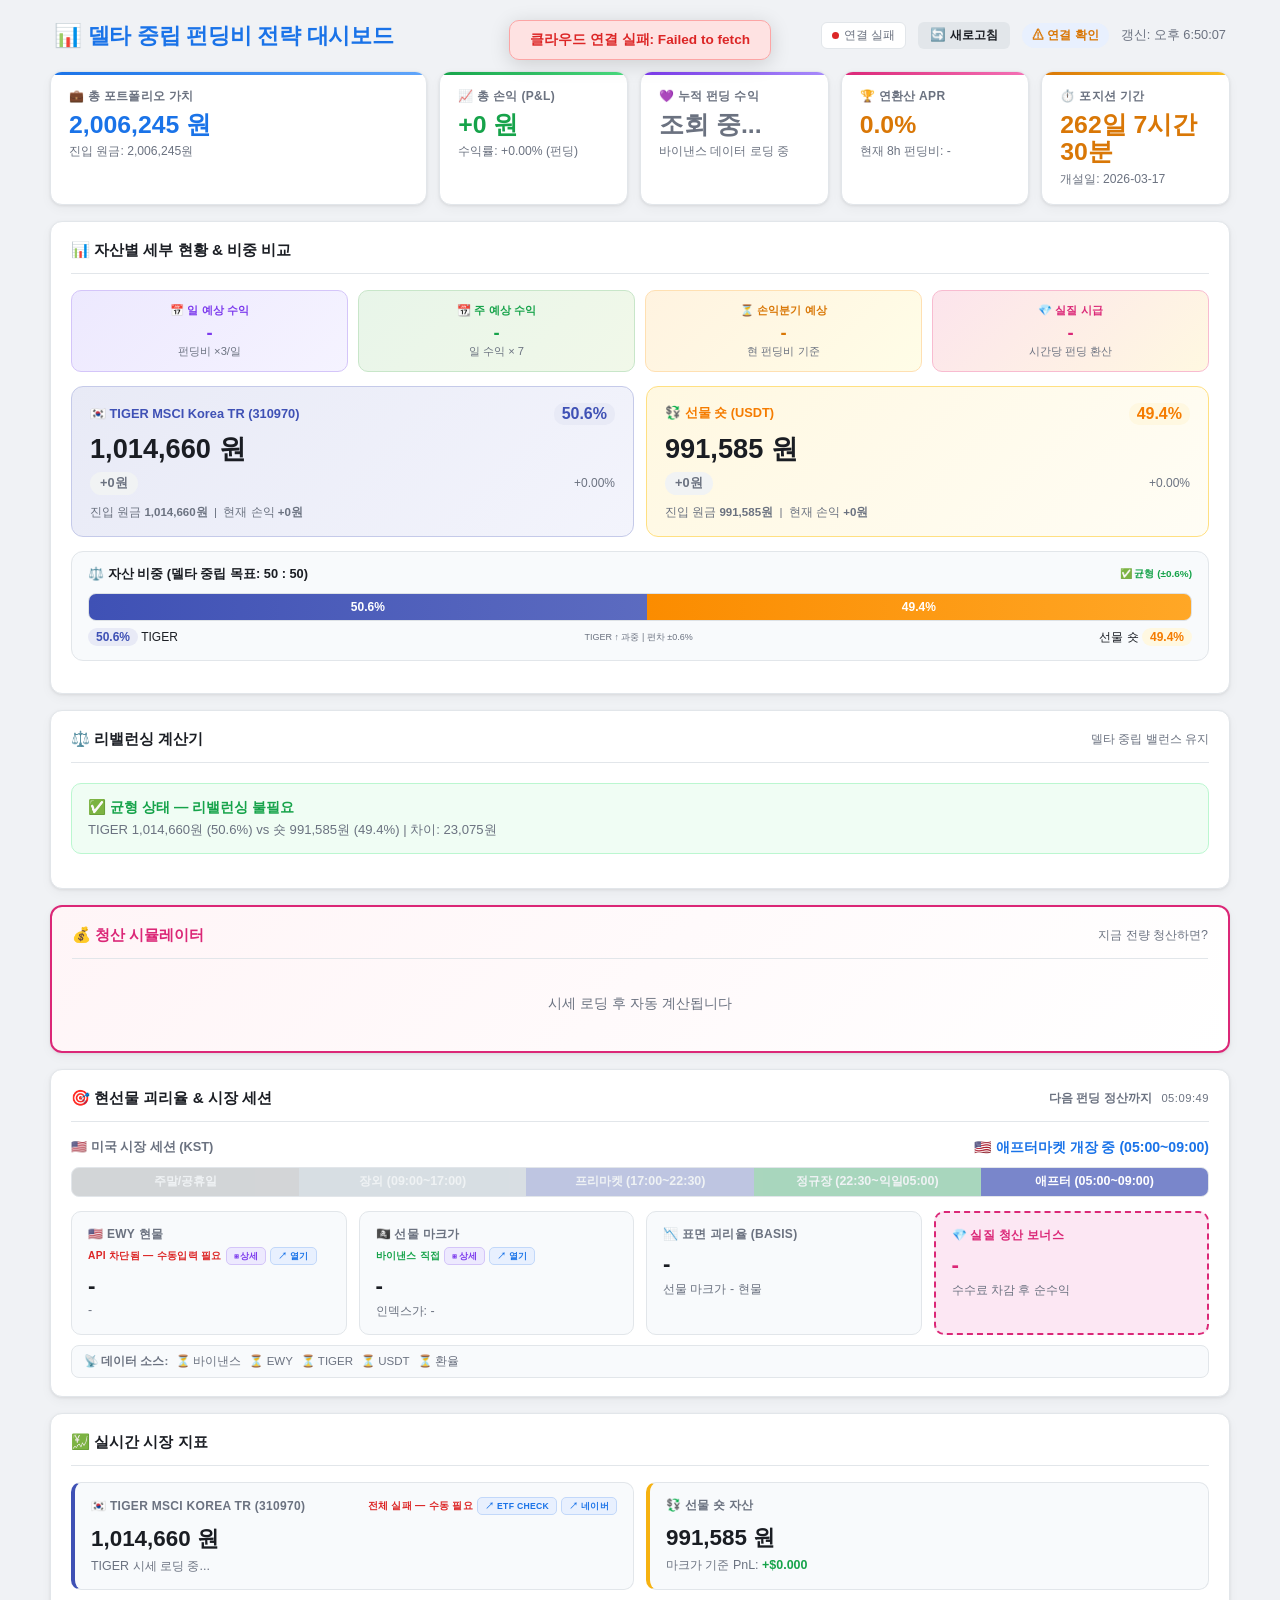
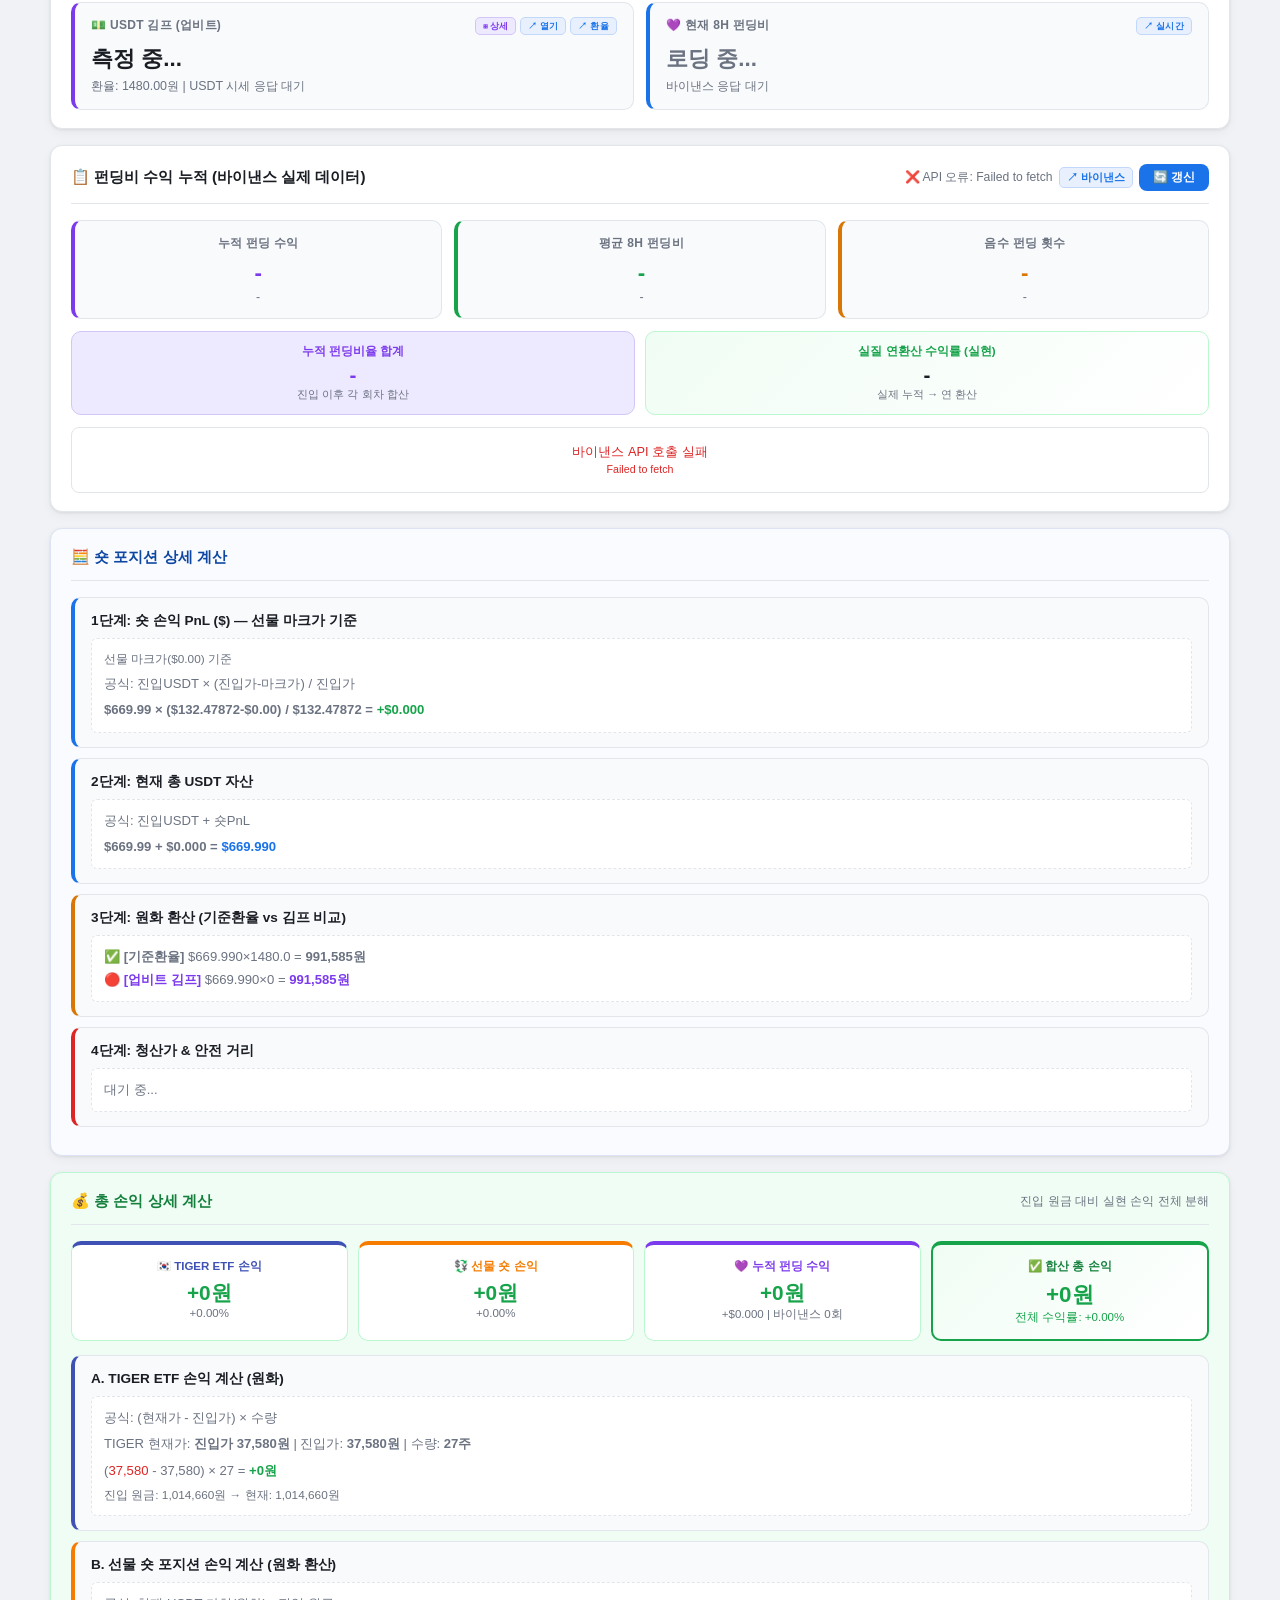
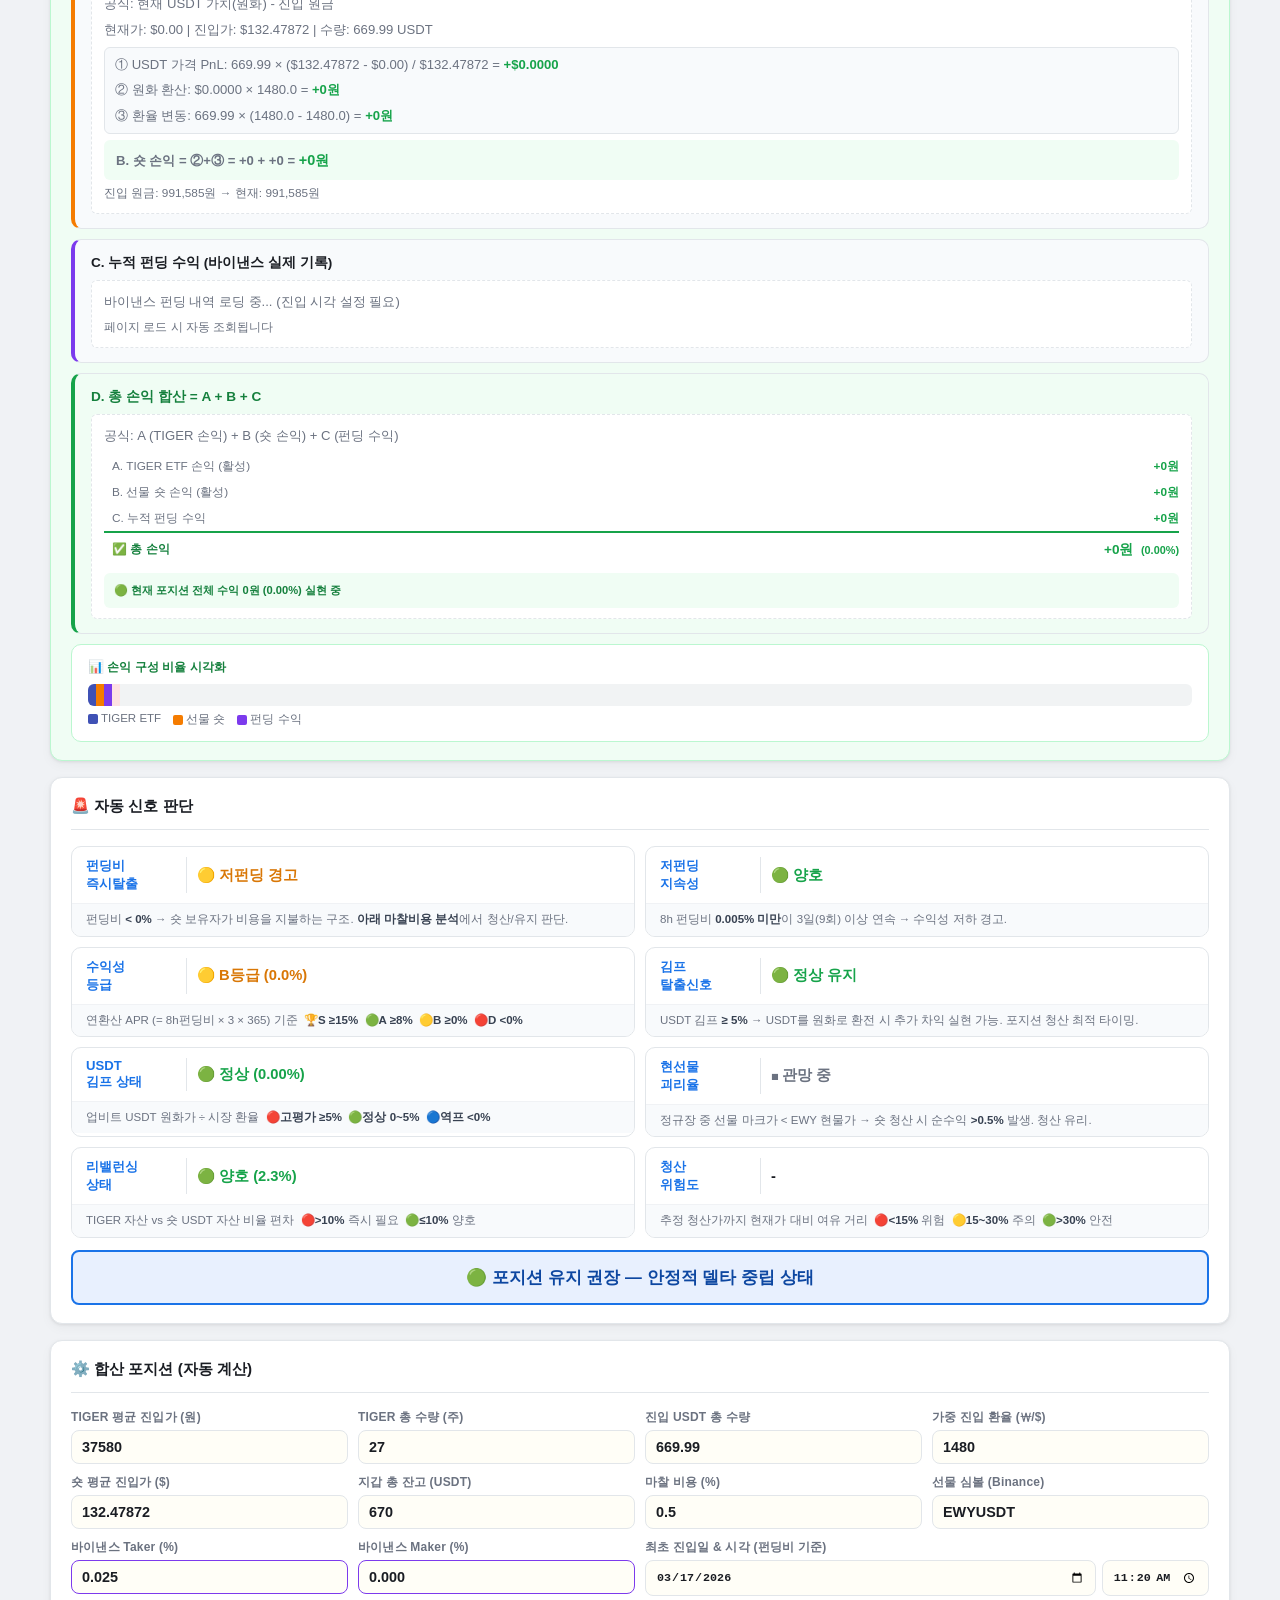
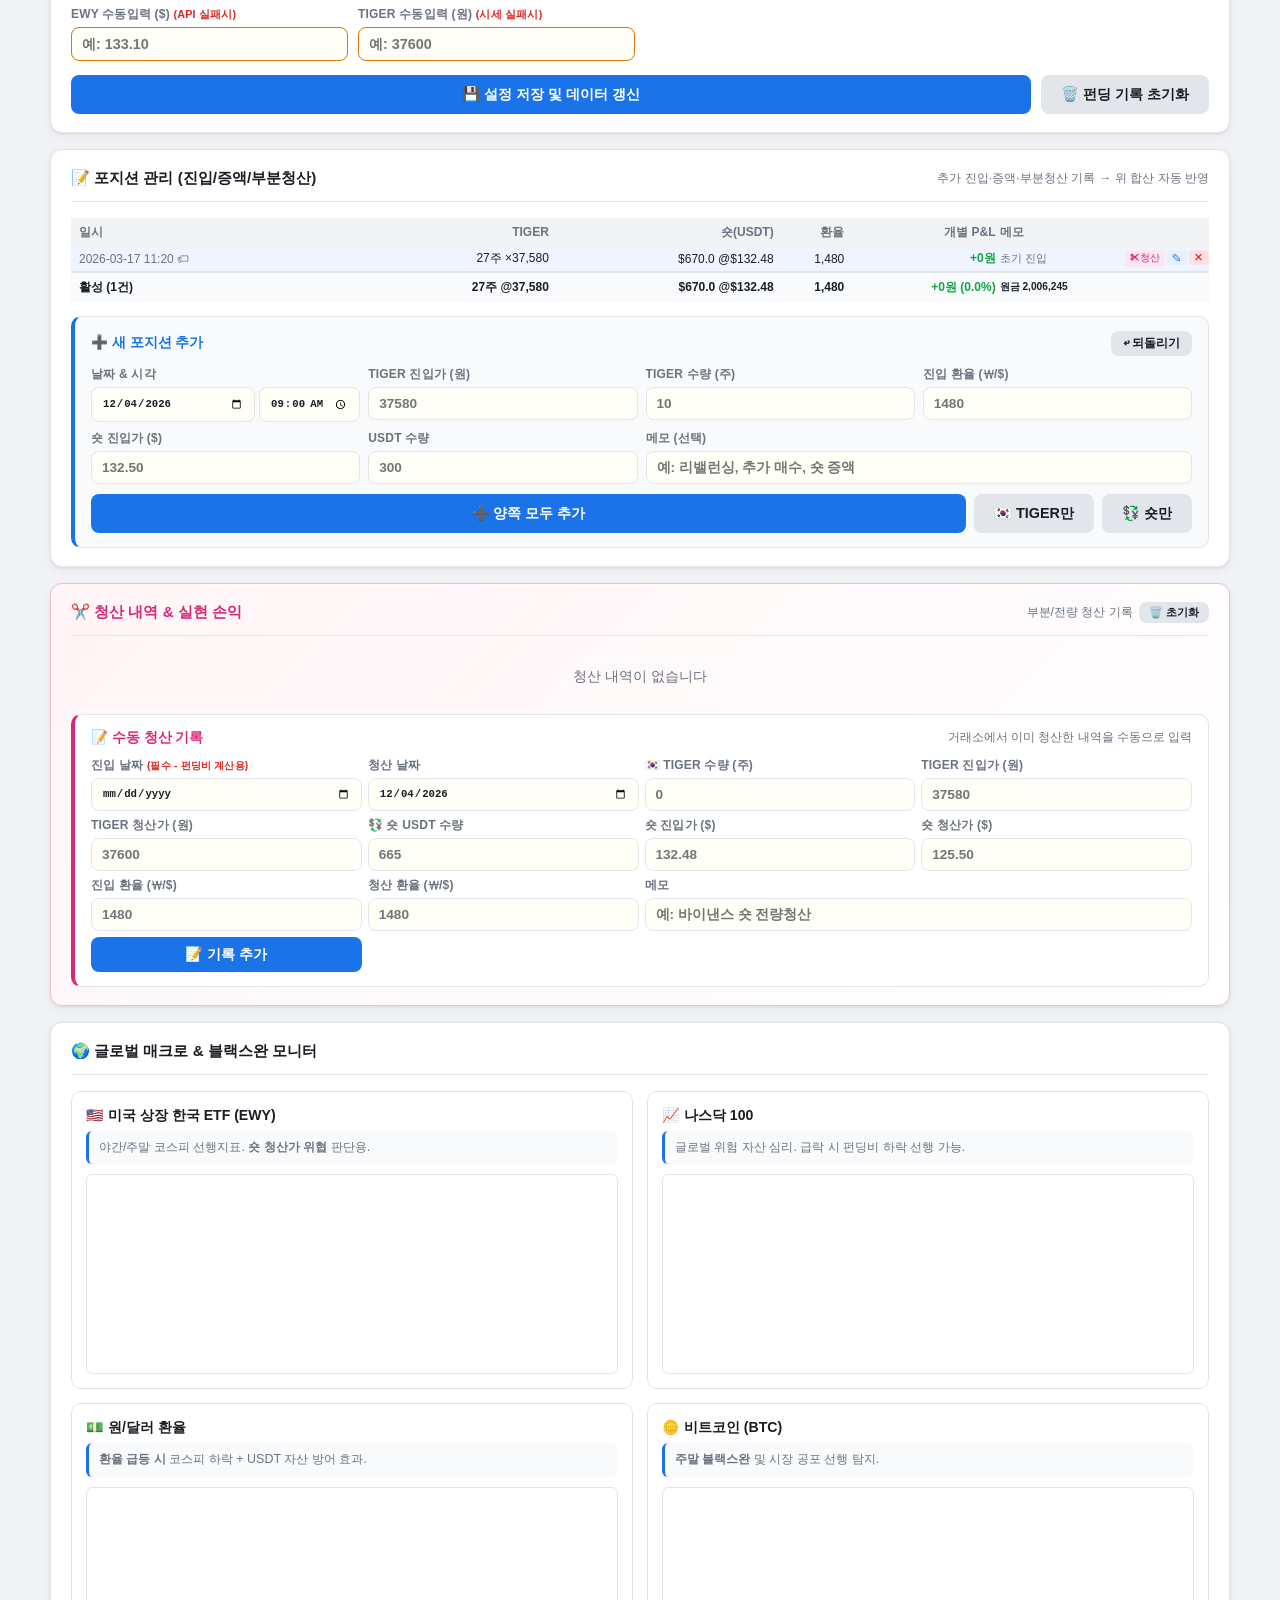
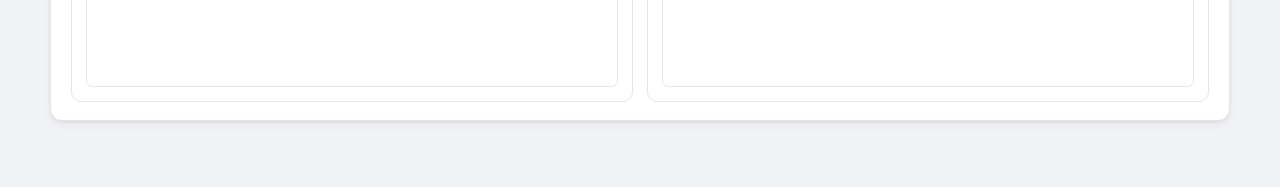
<file: delta_dashboard_v38_5.html>
<!DOCTYPE html>
<html lang="ko">
<head>
    <meta charset="UTF-8">
    <meta name="viewport" content="width=device-width, initial-scale=1.0">
    <title>델타 중립 펀딩비 전략 대시보드 v38</title>
    <style>
        :root {
            --bg: #f0f2f5;
            --card: #ffffff;
            --border: #e2e6ea;
            --text: #1a1d23;
            --sub: #6b7280;
            --blue: #1a73e8;
            --blue-light: #e8f0fe;
            --green: #16a34a;
            --green-light: #dcfce7;
            --red: #dc2626;
            --red-light: #fee2e2;
            --amber: #d97706;
            --amber-light: #fef3c7;
            --purple: #7c3aed;
            --purple-light: #ede9fe;
            --pink: #db2777;
            --pink-light: #fce7f3;
            --shadow: 0 1px 3px rgba(0,0,0,0.08), 0 4px 12px rgba(0,0,0,0.04);
            --radius: 12px;
        }
        * { box-sizing: border-box; margin: 0; padding: 0; }
        body { font-family: 'Malgun Gothic','Apple SD Gothic Neo',-apple-system,sans-serif; background:var(--bg); color:var(--text); min-height:100vh; padding:20px; }
        .container { max-width:1180px; margin:0 auto; }

        .header { display:flex; align-items:center; justify-content:space-between; margin-bottom:20px; padding:0 4px; }
        .header h1 { font-size:1.4em; font-weight:800; color:var(--blue); letter-spacing:-0.3px; }
        .header-meta { display:flex; align-items:center; gap:12px; }
        .badge { font-size:0.78em; font-weight:700; padding:4px 10px; border-radius:20px; background:var(--blue-light); color:var(--blue); }
        .badge.live { background:var(--green-light); color:var(--green); animation:pulse 2s infinite; }
        @keyframes pulse { 0%,100%{opacity:1}50%{opacity:0.6} }
        #last_update { font-size:0.8em; color:var(--sub); }

        /* 헤더 동기화 표시 */
        .sync-indicator { display:flex; align-items:center; gap:5px; font-size:0.75em; color:var(--sub); cursor:pointer; padding:4px 10px; border-radius:6px; border:1px solid var(--border); background:#fff; transition:0.2s; }
        .sync-indicator:hover { background:var(--blue-light); border-color:var(--blue); }
        .sync-indicator .sync-dot { width:7px; height:7px; border-radius:50%; background:#9ca3af; transition:0.3s; }
        .sync-indicator .sync-dot.synced { background:var(--green); }
        .sync-indicator .sync-dot.syncing { background:var(--amber); animation:pulse 1s infinite; }
        .sync-indicator .sync-dot.error { background:var(--red); }
        .sync-indicator .sync-dot.offline { background:#9ca3af; }

        /* 동기화 토스트 알림 */
        .sync-toast { position:fixed; top:20px; left:50%; transform:translateX(-50%); z-index:10000; padding:10px 20px; border-radius:10px; font-size:0.85em; font-weight:700; box-shadow:0 4px 20px rgba(0,0,0,0.15); transition:all 0.4s cubic-bezier(.4,0,.2,1); opacity:0; pointer-events:none; }
        .sync-toast.show { opacity:1; pointer-events:auto; }
        .sync-toast.success { background:var(--green-light); color:var(--green); border:1px solid #bbf7d0; }
        .sync-toast.info { background:var(--blue-light); color:var(--blue); border:1px solid #c2d8fa; }
        .sync-toast.warn { background:var(--amber-light); color:var(--amber); border:1px solid #fde68a; }
        .sync-toast.error { background:var(--red-light); color:var(--red); border:1px solid #fca5a5; }

        /* 클라우드 코드 인라인 입력 */
        .cloud-code-input { display:flex; gap:6px; align-items:center; }
        .cloud-code-input input { flex:1; padding:7px 10px; border:1.5px solid var(--border); border-radius:6px; font-size:0.85em; font-family:monospace; letter-spacing:0.5px; }
        .cloud-code-input input:focus { border-color:var(--purple); outline:none; }
        .cloud-code-input button { padding:7px 14px; border:none; border-radius:6px; font-size:0.82em; font-weight:700; cursor:pointer; }

        .section { background:var(--card); border-radius:var(--radius); box-shadow:var(--shadow); border:1px solid var(--border); padding:18px 20px; margin-bottom:16px; }
        .section-title { font-size:0.95em; font-weight:700; color:var(--text); border-bottom:1px solid var(--border); padding-bottom:12px; margin-bottom:16px; display:flex; justify-content:space-between; align-items:center; }
        .section-title span { color:var(--sub); font-weight:400; font-size:0.9em; }

        .g2 { display:grid; grid-template-columns:1fr 1fr; gap:12px; }
        .g3 { display:grid; grid-template-columns:1fr 1fr 1fr; gap:12px; }
        .g4 { display:grid; grid-template-columns:repeat(4,1fr); gap:12px; }

        /* 포트폴리오 요약 */
        .summary-bar { display:grid; grid-template-columns:2fr 1fr 1fr 1fr 1fr; gap:12px; margin-bottom:16px; }
        .sum-card { background:var(--card); border:1px solid var(--border); border-radius:var(--radius); padding:16px 18px; box-shadow:var(--shadow); position:relative; overflow:hidden; }
        .sum-card::before { content:''; position:absolute; top:0; left:0; right:0; height:3px; }
        .sum-card.total::before { background:linear-gradient(90deg,var(--blue),#60a5fa); }
        .sum-card.pnl-pos::before { background:linear-gradient(90deg,var(--green),#4ade80); }
        .sum-card.pnl-neg::before { background:linear-gradient(90deg,var(--red),#f87171); }
        .sum-card.fund::before { background:linear-gradient(90deg,var(--purple),#a78bfa); }
        .sum-card.apr::before { background:linear-gradient(90deg,var(--pink),#f472b6); }
        .sum-card.dur::before { background:linear-gradient(90deg,var(--amber),#fbbf24); }
        .sum-label { font-size:0.75em; color:var(--sub); font-weight:600; margin-bottom:6px; text-transform:uppercase; letter-spacing:0.3px; }
        .sum-value { font-size:1.55em; font-weight:800; line-height:1.1; }
        .sum-sub { font-size:0.76em; color:var(--sub); margin-top:5px; }

        /* 자산 비교 섹션 */
        .asset-compare-grid { display:grid; grid-template-columns:1fr 1fr; gap:12px; margin-bottom:14px; }
        .asset-card {
            border-radius:12px; padding:16px 18px; border:1px solid var(--border);
            display:flex; flex-direction:column; gap:10px;
        }
        .asset-card.tiger { background:linear-gradient(135deg,#e8eaf6 0%,#f3f4fc 100%); border-color:#c5cae9; }
        .asset-card.short { background:linear-gradient(135deg,#fff8e1 0%,#fffdf5 100%); border-color:#ffe082; }
        .asset-card-header { display:flex; align-items:center; justify-content:space-between; }
        .asset-card-title { font-size:0.8em; font-weight:800; }
        .asset-card-title.tiger { color:#3f51b5; }
        .asset-card-title.short { color:#f57c00; }
        .asset-card-value { font-size:1.7em; font-weight:900; color:var(--text); line-height:1; }
        .asset-pnl-row { display:flex; align-items:center; justify-content:space-between; gap:8px; }
        .asset-pnl-chip {
            font-size:0.8em; font-weight:700; padding:3px 10px; border-radius:20px; white-space:nowrap;
        }
        .asset-pnl-chip.pos { background:var(--green-light); color:var(--green); }
        .asset-pnl-chip.neg { background:var(--red-light);   color:var(--red); }
        .asset-pnl-chip.neu { background:#f1f3f4; color:var(--sub); }
        .asset-entry-row { font-size:0.72em; color:var(--sub); }
        .asset-entry-row span { font-weight:600; color:#6b7280; }

        /* 비중 바 */
        .weight-bar-wrap { margin-bottom:14px; background:#f8fafc; border-radius:12px; padding:14px 16px; border:1px solid var(--border); }
        .weight-bar-title { font-size:0.8em; font-weight:700; color:var(--text); margin-bottom:10px; display:flex; justify-content:space-between; align-items:center; }
        .weight-bar {
            height:28px; border-radius:8px; overflow:hidden; display:flex;
            background:#e9ecef; border:1px solid #dee2e6; margin-bottom:8px;
        }
        .weight-bar-tiger {
            background:linear-gradient(90deg,#3f51b5,#5c6bc0);
            display:flex; align-items:center; justify-content:center;
            font-size:0.75em; font-weight:800; color:#fff;
            transition:width 0.7s cubic-bezier(.4,0,.2,1);
            min-width:0; overflow:hidden; white-space:nowrap; padding:0 6px;
        }
        .weight-bar-short {
            background:linear-gradient(90deg,#fb8c00,#ffa726);
            display:flex; align-items:center; justify-content:center;
            font-size:0.75em; font-weight:800; color:#fff;
            transition:width 0.7s cubic-bezier(.4,0,.2,1);
            min-width:0; overflow:hidden; white-space:nowrap; padding:0 6px;
        }
        .weight-info-row { display:flex; justify-content:space-between; align-items:center; font-size:0.75em; }
        .weight-chip { font-weight:700; padding:2px 8px; border-radius:10px; }
        .weight-chip.tiger { background:#e8eaf6; color:#3f51b5; }
        .weight-chip.short { background:#fff8e1; color:#f57c00; }
        .weight-status { font-size:0.78em; font-weight:700; }
        @media(max-width:900px){ .asset-compare-grid{grid-template-columns:1fr;} }

        /* 입력 */
        .input-grid { display:grid; grid-template-columns:repeat(4,1fr); gap:10px; }
        .ig { display:flex; flex-direction:column; gap:4px; }
        .ig label { font-size:0.75em; color:var(--sub); font-weight:600; letter-spacing:0.2px; }
        .ig input { padding:8px 10px; border:1.5px solid var(--border); border-radius:8px; font-size:0.9em; font-weight:600; background:#fffef7; transition:border-color 0.15s; color:var(--text); }
        .ig input:focus { outline:none; border-color:var(--blue); background:#fff; }
        .btn-row { grid-column:span 4; display:flex; gap:10px; margin-top:4px; }
        .btn { padding:10px 20px; border:none; border-radius:8px; font-size:0.9em; font-weight:700; cursor:pointer; transition:0.15s; display:flex; align-items:center; gap:6px; }
        .btn-primary { background:var(--blue); color:#fff; flex:1; justify-content:center; }
        .btn-primary:hover { background:#1557b0; }
        .btn-secondary { background:var(--border); color:var(--text); }
        .btn-secondary:hover { background:#d1d5db; }

        /* 데이터 카드 */
        .data-card { background:#f8fafc; border:1px solid var(--border); border-radius:10px; padding:14px 16px; }
        .dc-label { font-size:0.75em; color:var(--sub); font-weight:700; text-transform:uppercase; letter-spacing:0.3px; display:flex; align-items:center; justify-content:space-between; margin-bottom:8px; }
        .dc-value { font-size:1.4em; font-weight:800; color:var(--text); }
        .dc-sub { font-size:0.78em; color:var(--sub); margin-top:4px; }
        .api-ok { font-size:0.85em; color:var(--green); font-weight:600; }
        .api-err { font-size:0.85em; color:var(--red); font-weight:600; }

        /* 세션바 */
        .session-bar { display:flex; height:30px; border-radius:8px; overflow:hidden; background:#e9ecef; border:1px solid var(--border); margin-bottom:14px; }
        .sb { flex:1; display:flex; justify-content:center; align-items:center; font-size:0.78em; font-weight:700; color:#fff; opacity:0.3; transition:0.3s; }
        .sb.active { opacity:1; }
        .sb.closed { background:#9e9e9e; }   /* 주말/공휴일 */
        .sb.offhours { background:#b0bec5; }  /* 장외 (평일 09~17시) */
        .sb.pre { background:#5c6bc0; }        /* 프리마켓 */
        .sb.reg { background:#16a34a; }        /* 정규장 */
        .sb.after { background:#7986cb; }      /* 애프터 */

        /* 계산 패널 */
        .calc-panel { background:#f8fafc; border:1px solid var(--border); border-radius:10px; padding:14px 16px; margin-bottom:10px; border-left:4px solid var(--blue); }
        .calc-panel.warn { border-left-color:var(--amber); }
        .calc-panel.danger { border-left-color:var(--red); }
        .calc-title { font-size:0.85em; font-weight:700; color:var(--text); margin-bottom:8px; }
        .calc-body { font-size:0.82em; color:var(--sub); background:#fff; padding:10px 12px; border-radius:6px; border:1px dashed var(--border); line-height:1.7; }

        /* 펀딩 로그 */
        .fund-log-wrap { max-height:160px; overflow-y:auto; }
        .fund-log-item { display:flex; justify-content:space-between; align-items:center; padding:7px 12px; border-bottom:1px solid #f1f3f4; font-size:0.82em; }
        .fund-log-item:last-child { border-bottom:none; }
        .fund-log-item .time { color:var(--sub); }

        /* 카운트다운 */
        .countdown { display:flex; align-items:center; gap:6px; font-size:0.82em; color:var(--sub); }
        .cd-time { font-size:1em; font-weight:800; color:var(--purple); font-variant-numeric:tabular-nums; letter-spacing:0.5px; }

        /* 신호 판단 카드 */
        .signal-grid { display:grid; grid-template-columns:repeat(2,1fr); gap:10px; }
        .sig-card {
            border:1px solid var(--border); border-radius:10px;
            background:#fff; overflow:hidden;
            display:flex; flex-direction:column;
        }
        .sig-card-top {
            display:flex; align-items:center;
            padding:10px 14px; gap:10px;
            border-bottom:1px solid #f0f2f5;
        }
        .sig-name {
            font-size:0.82em; font-weight:800; color:var(--blue);
            min-width:90px; max-width:90px;
        }
        .sig-divider {
            width:1px; background:var(--border); align-self:stretch; flex-shrink:0;
        }
        .sig-value {
            font-size:0.92em; font-weight:800; flex:1; color:var(--text);
        }
        .sig-card-desc {
            padding:7px 14px;
            font-size:0.72em; color:#6b7280; line-height:1.5;
            background:#f8fafc;
        }
        .sig-card-desc strong { color:#374151; }
        /* 기존 sig-item 유지 (하위 호환) */
        .sig-item { display:flex; align-items:center; border:1px solid var(--border); border-radius:8px; background:#fff; overflow:hidden; }
        .sig-label { font-size:0.78em; font-weight:700; color:var(--blue); width:120px; min-width:120px; padding:10px; background:var(--blue-light); border-right:1px solid var(--border); text-align:center; }
        .sig-label-v2 { min-width:130px; max-width:130px; padding:10px 12px; background:var(--blue-light); border-right:1px solid var(--border); display:flex; flex-direction:column; justify-content:center; gap:4px; }
        .sig-desc { font-size:0.68em; color:#4b5563; line-height:1.4; }
        .signal-box { text-align:center; padding:14px; border-radius:8px; font-size:1.05em; font-weight:800; margin-top:12px; border:2px solid transparent; }
        @media(max-width:900px){ .signal-grid{grid-template-columns:1fr;} }

        /* TV */
        .tv-grid { display:grid; grid-template-columns:repeat(2,1fr); gap:14px; }
        .tv-card { background:var(--card); border:1px solid var(--border); padding:14px; border-radius:10px; }
        .tv-card-title { font-size:0.88em; font-weight:700; margin-bottom:6px; }
        .tv-card-desc { font-size:0.78em; color:var(--sub); margin-bottom:10px; padding:8px 10px; background:#f8fafc; border-radius:6px; border-left:3px solid var(--blue); line-height:1.4; }
        .tv-wrap { height:200px; border-radius:6px; overflow:hidden; border:1px solid var(--border); }

        .fix-badge { font-size:0.7em; background:var(--amber-light); color:var(--amber); padding:2px 6px; border-radius:4px; font-weight:700; margin-left:6px; }
        .new-badge { font-size:0.7em; background:var(--green-light); color:var(--green); padding:2px 6px; border-radius:4px; font-weight:700; margin-left:6px; }

        /* 외부 링크 버튼 */
        .ext-link {
            display:inline-flex; align-items:center; gap:3px;
            font-size:0.72em; font-weight:700; padding:2px 7px;
            border-radius:5px; text-decoration:none; cursor:pointer;
            transition:all 0.15s; border:1px solid transparent;
            vertical-align:middle; line-height:1.4;
        }
        .ext-link.newtab {
            background:var(--blue-light); color:var(--blue); border-color:#c2d8fa;
        }
        .ext-link.newtab:hover { background:var(--blue); color:#fff; }
        .ext-link.popup {
            background:var(--purple-light); color:var(--purple); border-color:#d4c5f9;
        }
        .ext-link.popup:hover { background:var(--purple); color:#fff; }

        /* 팝업 모달 오버레이 */
        .modal-overlay {
            display:none; position:fixed; inset:0; z-index:9999;
            background:rgba(0,0,0,0.55); backdrop-filter:blur(3px);
            justify-content:center; align-items:center;
        }
        .modal-overlay.open { display:flex; }
        .modal-box {
            background:var(--card); border-radius:16px;
            box-shadow:0 20px 60px rgba(0,0,0,0.3);
            width:92vw; max-width:1100px; height:82vh;
            display:flex; flex-direction:column; overflow:hidden;
            animation:modalIn 0.2s ease;
        }
        @keyframes modalIn { from{opacity:0;transform:scale(0.95)} to{opacity:1;transform:scale(1)} }
        .modal-header {
            display:flex; align-items:center; justify-content:space-between;
            padding:14px 18px; border-bottom:1px solid var(--border);
            background:#f8fafc;
        }
        .modal-title { font-size:0.95em; font-weight:700; color:var(--text); display:flex; align-items:center; gap:8px; }
        .modal-actions { display:flex; gap:8px; align-items:center; }
        .modal-open-btn {
            font-size:0.8em; font-weight:700; padding:5px 12px;
            border-radius:7px; background:var(--blue); color:#fff;
            border:none; cursor:pointer; text-decoration:none;
            display:inline-flex; align-items:center; gap:4px;
        }
        .modal-open-btn:hover { background:#1557b0; }
        .modal-close {
            width:30px; height:30px; border-radius:8px;
            background:var(--red-light); color:var(--red);
            border:none; cursor:pointer; font-size:1.1em; font-weight:700;
            display:flex; align-items:center; justify-content:center;
        }
        .modal-close:hover { background:var(--red); color:#fff; }
        .modal-iframe { flex:1; border:none; width:100%; }
        .modal-fallback {
            flex:1; display:flex; flex-direction:column;
            align-items:center; justify-content:center; gap:14px;
            background:#f8fafc; padding:30px; text-align:center;
        }
        .modal-fallback p { color:var(--sub); font-size:0.9em; }

        @media(max-width:900px){
            .summary-bar{grid-template-columns:repeat(2,1fr);}
            .g4{grid-template-columns:repeat(2,1fr);}
            .input-grid{grid-template-columns:repeat(2,1fr);}
            .btn-row{grid-column:span 2;}
            .tv-grid{grid-template-columns:1fr;}
        }
    </style>
</head>
<body>
<div class="container">

    <!-- 동기화 토스트 -->
    <div id="sync_toast" class="sync-toast"></div>

    <div class="header">
        <h1>📊 델타 중립 펀딩비 전략 대시보드</h1>
        <div class="header-meta">
            <div class="sync-indicator" id="header_sync" onclick="smartSync()" title="클릭하여 동기화">
                <span class="sync-dot" id="sync_dot"></span>
                <span id="sync_label">로컬</span>
            </div>
            <button class="btn btn-secondary" onclick="fetchData();fetchFundingHistory();" style="padding:5px 12px;font-size:0.78em;border-radius:6px;">🔄 새로고침</button>
            <span id="live_badge" class="badge">대기 중</span>
            <span id="last_update">-</span>
        </div>
    </div>

    <!-- 포트폴리오 총 요약 -->
    <div class="summary-bar">
        <div class="sum-card total">
            <div class="sum-label">💼 총 포트폴리오 가치</div>
            <div class="sum-value" id="sv_total" style="color:var(--blue)">-</div>
            <div class="sum-sub" id="ss_total">진입 원금 대비 계산 중...</div>
        </div>
        <div class="sum-card" id="sc_pnl">
            <div class="sum-label">📈 총 손익 (P&L)</div>
            <div class="sum-value" id="sv_pnl">-</div>
            <div class="sum-sub" id="ss_pnl">진입가 대비</div>
        </div>
        <div class="sum-card fund">
            <div class="sum-label">💜 누적 펀딩 수익</div>
            <div class="sum-value" id="sv_fund_cum" style="color:var(--purple)">-</div>
            <div class="sum-sub" id="ss_fund_cum">이번 포지션 합계</div>
        </div>
        <div class="sum-card apr">
            <div class="sum-label">🏆 연환산 APR</div>
            <div class="sum-value" id="sv_apr">-</div>
            <div class="sum-sub" id="ss_apr">현재 8h 펀딩비: -</div>
        </div>
        <div class="sum-card dur">
            <div class="sum-label">⏱️ 포지션 기간</div>
            <div class="sum-value" id="sv_dur" style="color:var(--amber)">-</div>
            <div class="sum-sub" id="ss_dur">개설일 기준</div>
        </div>
    </div>

    <!-- 자산별 세부 현황 + 비중 비교 -->
    <div class="section" style="margin-bottom:16px;">
        <div class="section-title">📊 자산별 세부 현황 &amp; 비중 비교</div>

        <!-- 투자자 핵심 지표 -->
        <div style="display:grid;grid-template-columns:repeat(4,1fr);gap:10px;margin-bottom:14px;">
            <div style="background:linear-gradient(135deg,#ede9fe,#f5f3ff);border-radius:10px;padding:12px 14px;border:1px solid #d4c5f9;text-align:center;">
                <div style="font-size:0.7em;font-weight:700;color:var(--purple);margin-bottom:4px;">📅 일 예상 수익</div>
                <div style="font-size:1.15em;font-weight:800;color:var(--purple);" id="iv_daily">-</div>
                <div style="font-size:0.7em;color:var(--sub);" id="iv_daily_sub">펀딩비 ×3/일</div>
            </div>
            <div style="background:linear-gradient(135deg,#e8f5e9,#f1f8e9);border-radius:10px;padding:12px 14px;border:1px solid #c8e6c9;text-align:center;">
                <div style="font-size:0.7em;font-weight:700;color:var(--green);margin-bottom:4px;">📆 주 예상 수익</div>
                <div style="font-size:1.15em;font-weight:800;color:var(--green);" id="iv_weekly">-</div>
                <div style="font-size:0.7em;color:var(--sub);" id="iv_weekly_sub">일 수익 × 7</div>
            </div>
            <div style="background:linear-gradient(135deg,#fff3e0,#fffde7);border-radius:10px;padding:12px 14px;border:1px solid #ffe0b2;text-align:center;">
                <div style="font-size:0.7em;font-weight:700;color:var(--amber);margin-bottom:4px;">⏳ 손익분기 예상</div>
                <div style="font-size:1.15em;font-weight:800;color:var(--amber);" id="iv_breakeven">-</div>
                <div style="font-size:0.7em;color:var(--sub);" id="iv_breakeven_sub">현 펀딩비 기준</div>
            </div>
            <div style="background:linear-gradient(135deg,#fce4ec,#fff8e1);border-radius:10px;padding:12px 14px;border:1px solid #f8bbd0;text-align:center;">
                <div style="font-size:0.7em;font-weight:700;color:var(--pink);margin-bottom:4px;">💎 실질 시급</div>
                <div style="font-size:1.15em;font-weight:800;color:var(--pink);" id="iv_hourly">-</div>
                <div style="font-size:0.7em;color:var(--sub);">시간당 펀딩 환산</div>
            </div>
        </div>

        <!-- 두 자산 카드 -->
        <div class="asset-compare-grid">
            <!-- TIGER ETF -->
            <div class="asset-card tiger">
                <div class="asset-card-header">
                    <span class="asset-card-title tiger">🇰🇷 TIGER MSCI Korea TR (310970)</span>
                    <span id="ac_tiger_weight_chip" class="weight-chip tiger">-</span>
                </div>
                <div class="asset-card-value" id="ac_tiger_value">-</div>
                <div class="asset-pnl-row">
                    <span class="asset-pnl-chip neu" id="ac_tiger_pnl_chip">-</span>
                    <span style="font-size:0.75em;color:var(--sub);" id="ac_tiger_pnl_pct">-</span>
                </div>
                <div class="asset-entry-row">진입 원금 <span id="ac_tiger_entry">-</span> &nbsp;|&nbsp; 현재 손익 <span id="ac_tiger_pnl_abs">-</span></div>
            </div>
            <!-- 선물 숏 -->
            <div class="asset-card short">
                <div class="asset-card-header">
                    <span class="asset-card-title short">💱 선물 숏 (USDT)</span>
                    <span id="ac_short_weight_chip" class="weight-chip short">-</span>
                </div>
                <div class="asset-card-value" id="ac_short_value">-</div>
                <div class="asset-pnl-row">
                    <span class="asset-pnl-chip neu" id="ac_short_pnl_chip">-</span>
                    <span style="font-size:0.75em;color:var(--sub);" id="ac_short_pnl_pct">-</span>
                </div>
                <div class="asset-entry-row">진입 원금 <span id="ac_short_entry">-</span> &nbsp;|&nbsp; 현재 손익 <span id="ac_short_pnl_abs">-</span></div>
            </div>
        </div>

        <!-- 비중 바 -->
        <div class="weight-bar-wrap">
            <div class="weight-bar-title">
                <span>⚖️ 자산 비중 (델타 중립 목표: 50 : 50)</span>
                <span class="weight-status" id="wt_status">-</span>
            </div>
            <div class="weight-bar">
                <div class="weight-bar-tiger" id="wt_tiger_bar" style="width:50%">50%</div>
                <div class="weight-bar-short" id="wt_short_bar" style="width:50%">50%</div>
            </div>
            <div class="weight-info-row">
                <span><span class="weight-chip tiger" id="wt_tiger_chip">-</span> TIGER</span>
                <span style="font-size:0.75em;color:var(--sub);" id="wt_diff_label">편차 계산 중...</span>
                <span>선물 숏 <span class="weight-chip short" id="wt_short_chip">-</span></span>
            </div>
        </div>
    </div>


    <!-- ★ 리밸런싱 계산기 -->
    <div class="section">
        <div class="section-title">
            ⚖️ 리밸런싱 계산기
            <span style="font-size:0.82em;color:var(--sub);font-weight:400;">델타 중립 밸런스 유지</span>
        </div>
        <div id="rebal_panel" style="padding:4px 0;">
            <div style="text-align:center;padding:16px;color:var(--sub);font-size:0.85em;">시세 로딩 후 자동 계산됩니다</div>
        </div>
    </div>

    <!-- ★ 청산 시뮬레이터 -->
    <div class="section" style="border:2px solid var(--pink);background:linear-gradient(135deg,#fff5f7,#fff);">
        <div class="section-title" style="color:var(--pink);">
            💰 청산 시뮬레이터
            <span style="font-size:0.82em;color:var(--sub);font-weight:400;">지금 전량 청산하면?</span>
        </div>
        <div id="liq_sim_panel" style="padding:4px 0;">
            <div style="text-align:center;padding:16px;color:var(--sub);font-size:0.85em;">시세 로딩 후 자동 계산됩니다</div>
        </div>
    </div>

    <!-- 괴리율 & 세션 -->
    <div class="section">
        <div class="section-title">
            🎯 현선물 괴리율 & 시장 세션
            <div class="countdown">
                다음 펀딩 정산까지&nbsp;<span class="cd-time" id="v_funding_countdown">--:--:--</span>
               
            </div>
        </div>
        <div style="display:flex;justify-content:space-between;align-items:center;margin-bottom:10px;">
            <span style="font-size:0.8em;font-weight:700;color:var(--sub);">🇺🇸 미국 시장 세션 (KST)</span>
            <span id="v_session_status" style="font-weight:700;color:var(--blue);font-size:0.88em;">-</span>
        </div>
        <div class="session-bar">
            <div id="sb_closed"   class="sb closed"  >주말/공휴일</div>
            <div id="sb_offhours" class="sb offhours" >장외 (09:00~17:00)</div>
            <div id="sb_pre"      class="sb pre"      >프리마켓 (17:00~22:30)</div>
            <div id="sb_reg"      class="sb reg"      >정규장 (22:30~익일05:00)</div>
            <div id="sb_after"    class="sb after"    >애프터 (05:00~09:00)</div>
        </div>
        <div class="g4">
            <div class="data-card" style="position:relative;">
                <div class="dc-label" style="flex-wrap:wrap;gap:4px;">🇺🇸 EWY 현물<span style="display:flex;align-items:center;gap:4px;"><span id="ewy_src" class="api-ok">야후파이낸스</span><button class="ext-link popup" onclick="openModal('modal_ewy')">⊞ 상세</button><a class="ext-link newtab" href="https://finance.yahoo.com/quote/EWY/" target="_blank" rel="noopener">&#8599; 열기</a></span></div>
                <div class="dc-value" id="v_ewy_price">-</div>
                <div class="dc-sub" id="v_ewy_detail">-</div>
                <!-- 시간외/정규 가격 병행 표시 -->
                <div id="ewy_extended_wrap" style="display:none;margin-top:8px;padding:7px 10px;background:#f0f4ff;border-radius:6px;border:1px solid #dde3f4;">
                    <div style="display:flex;justify-content:space-between;align-items:center;font-size:0.78em;">
                        <span style="color:var(--sub);font-weight:600;">정규장 종가</span>
                        <span style="font-weight:800;color:var(--text);" id="ewy_reg_price">-</span>
                    </div>
                    <div style="display:flex;justify-content:space-between;align-items:center;font-size:0.78em;margin-top:3px;">
                        <span style="font-weight:600;" id="ewy_ext_label">시간외</span>
                        <span style="display:flex;align-items:center;gap:6px;">
                            <span style="font-weight:800;" id="ewy_ext_price">-</span>
                            <span style="font-size:0.88em;font-weight:700;padding:1px 6px;border-radius:4px;" id="ewy_ext_change">-</span>
                        </span>
                    </div>
                    <div style="font-size:0.68em;color:var(--sub);margin-top:3px;text-align:right;" id="ewy_ext_time">-</div>
                </div>
            </div>
            <div class="data-card">
                <div class="dc-label" style="flex-wrap:wrap;gap:4px;">🏴‍☠️ 선물 마크가<span style="display:flex;align-items:center;gap:4px;"><span class="api-ok">바이낸스 직접</span><button class="ext-link popup" onclick="openModal('modal_binance')">⊞ 상세</button><a class="ext-link newtab" href="https://www.binance.com/en/futures/EWYUSDT" target="_blank" rel="noopener">&#8599; 열기</a></span></div>
                <div class="dc-value" id="v_mark_price">-</div>
                <div class="dc-sub" id="v_index_price">인덱스가: -</div>
            </div>
            <div class="data-card">
                <div class="dc-label">📉 표면 괴리율 (Basis)</div>
                <div class="dc-value" id="v_tracking">-</div>
                <div class="dc-sub">선물 마크가 - 현물</div>
            </div>
            <div class="data-card" style="border:2px dashed var(--pink);background:var(--pink-light);">
                <div class="dc-label" style="color:var(--pink);">💎 실질 청산 보너스</div>
                <div class="dc-value" id="v_net_bonus" style="color:var(--pink);">-</div>
                <div class="dc-sub">수수료 차감 후 순수익</div>
            </div>
        </div>
        <!-- API 연결 상태 표시 -->
        <div style="display:flex;gap:8px;flex-wrap:wrap;margin-top:10px;padding:8px 12px;background:#f8fafc;border-radius:8px;border:1px solid var(--border);font-size:0.72em;">
            <span style="font-weight:700;color:var(--sub);">📡 데이터 소스:</span>
            <span id="conn_binance" style="color:var(--sub);">⏳ 바이낸스</span>
            <span id="conn_ewy" style="color:var(--sub);">⏳ EWY</span>
            <span id="conn_tiger" style="color:var(--sub);">⏳ TIGER</span>
            <span id="conn_usdt" style="color:var(--sub);">⏳ USDT</span>
            <span id="conn_fx" style="color:var(--sub);">⏳ 환율</span>
        </div>
    </div>
    <div class="section">
        <div class="section-title">💹 실시간 시장 지표</div>
        <div class="g2" style="margin-bottom:12px;">
            <div class="data-card" style="border-left:4px solid #3f51b5;">
                <div class="dc-label" style="flex-wrap:wrap;gap:4px;">🇰🇷 TIGER MSCI Korea TR (310970)<span style="display:flex;align-items:center;gap:4px;"><span id="tiger_src" class="api-ok" style="font-size:0.85em;">-</span><a class="ext-link newtab" href="https://www.etfcheck.co.kr/mobile/etpitem/310970/basic/%EA%B0%9C%EC%9A%94" target="_blank" rel="noopener">&#8599; ETF CHECK</a><a class="ext-link newtab" href="https://m.stock.naver.com/domestic/stock/310970/total" target="_blank" rel="noopener">&#8599; 네이버</a></span></div>
                <div class="dc-value" id="v_tiger_asset">-</div>
                <div class="dc-sub" id="v_tiger_detail">-</div>
                <!-- TIGER ETF 괴리율 표시 -->
                <div id="tiger_nav_wrap" style="display:none;margin-top:8px;padding:7px 10px;background:#f0f4ff;border-radius:6px;border:1px solid #dde3f4;">
                    <div style="display:flex;justify-content:space-between;align-items:center;font-size:0.78em;">
                        <span style="color:var(--sub);font-weight:600;">추정 NAV</span>
                        <span style="font-weight:800;color:var(--text);" id="tiger_nav_val">-</span>
                    </div>
                    <div style="display:flex;justify-content:space-between;align-items:center;font-size:0.78em;margin-top:3px;">
                        <span style="font-weight:600;color:var(--sub);">ETF 괴리율</span>
                        <span style="font-weight:800;" id="tiger_nav_diff">-</span>
                    </div>
                    <div style="font-size:0.68em;color:var(--sub);margin-top:2px;text-align:right;" id="tiger_nav_desc">시장가 vs NAV</div>
                </div>
            </div>
            <div class="data-card" style="border-left:4px solid #f6b211;">
                <div class="dc-label">💱 선물 숏 자산</div>
                <div class="dc-value" id="v_short_asset">-</div>
                <div class="dc-sub" id="v_short_detail">-</div>
            </div>
        </div>
        <div class="g2">
            <div class="data-card" style="border-left:4px solid var(--purple);">
                <div class="dc-label" style="flex-wrap:wrap;gap:4px;">💵 USDT 김프 (업비트)<span style="display:flex;align-items:center;gap:4px;"><button class="ext-link popup" onclick="openModal('modal_kimp')">⊞ 상세</button><a class="ext-link newtab" href="https://theddari.com/kimp" target="_blank" rel="noopener">&#8599; 열기</a><a class="ext-link newtab" href="https://www.google.com/finance/quote/USD-KRW" target="_blank" rel="noopener">&#8599; 환율</a></span></div>
                <div class="dc-value" id="v_kimp">-</div>
                <div class="dc-sub" id="v_usdt_detail">-</div>
            </div>
            <div class="data-card" style="border-left:4px solid var(--blue);">
                <div class="dc-label" style="flex-wrap:wrap;gap:4px;">💜 현재 8h 펀딩비 <span id="v_fund_next_time" style="font-size:0.85em;color:var(--purple);font-weight:600;"></span><a class="ext-link newtab" href="https://www.binance.com/en/futures/funding-history/perpetual/real-time-funding-rate?search=ewy" target="_blank" rel="noopener">&#8599; 실시간</a></div>
                <div class="dc-value" id="v_fund">-</div>
                <div class="dc-sub" id="v_fund_detail">-</div>
            </div>
        </div>
    </div>

    <!-- ★ 펀딩비 수익 (바이낸스 실제 데이터 기반) -->
    <div class="section">
        <div class="section-title">
            📋 펀딩비 수익 누적 (바이낸스 실제 데이터)
            <div style="display:flex;align-items:center;gap:6px;">
                <span id="bfh_status" style="font-size:0.8em;color:var(--sub);"></span>
                <a class="ext-link newtab" href="https://www.binance.com/en/futures/funding-history/perpetual/funding-fee-history?contract=EWYUSDT" target="_blank" rel="noopener">↗ 바이낸스</a>
                <button class="btn btn-primary" style="padding:5px 14px;font-size:0.8em;" onclick="fetchFundingHistory()">🔄 갱신</button>
            </div>
        </div>

        <!-- 핵심 요약 3종 -->
        <div class="g3" style="margin-bottom:12px;">
            <div class="data-card" style="border-left:4px solid var(--purple);text-align:center;">
                <div class="dc-label" style="justify-content:center;">누적 펀딩 수익</div>
                <div class="dc-value" id="bfh_income_usd" style="color:var(--purple);">-</div>
                <div class="dc-sub" id="bfh_income_krw">-</div>
            </div>
            <div class="data-card" style="border-left:4px solid var(--green);text-align:center;">
                <div class="dc-label" style="justify-content:center;">평균 8h 펀딩비</div>
                <div class="dc-value" id="bfh_avg_rate" style="color:var(--green);">-</div>
                <div class="dc-sub" id="bfh_count">-</div>
            </div>
            <div class="data-card" style="border-left:4px solid var(--amber);text-align:center;">
                <div class="dc-label" style="justify-content:center;">음수 펀딩 횟수</div>
                <div class="dc-value" id="bfh_neg_ratio" style="color:var(--amber);">-</div>
                <div class="dc-sub" id="bfh_period">-</div>
            </div>
        </div>

        <!-- 누적 비율 + 기간 정보 -->
        <div style="display:flex;gap:10px;flex-wrap:wrap;margin-bottom:12px;">
            <div style="flex:1;min-width:200px;background:var(--purple-light);border:1px solid #d4c5f9;border-radius:10px;padding:12px 16px;text-align:center;">
                <div style="font-size:0.72em;font-weight:700;color:var(--purple);margin-bottom:4px;">누적 펀딩비율 합계</div>
                <div style="font-size:1.3em;font-weight:800;color:var(--purple);" id="bfh_total_rate">-</div>
                <div style="font-size:0.7em;color:var(--sub);" id="bfh_total_rate_sub">진입 이후 각 회차 합산</div>
            </div>
            <div style="flex:1;min-width:200px;background:linear-gradient(135deg,#f0fdf4,#fff);border:1px solid #bbf7d0;border-radius:10px;padding:12px 16px;text-align:center;">
                <div style="font-size:0.72em;font-weight:700;color:var(--green);margin-bottom:4px;">실질 연환산 수익률 (실현)</div>
                <div style="font-size:1.3em;font-weight:800;" id="bfh_real_apr">-</div>
                <div style="font-size:0.7em;color:var(--sub);" id="bfh_real_apr_sub">실제 누적 → 연 환산</div>
            </div>
        </div>

        <!-- 펀딩 내역 로그 -->
        <div id="bfh_log" style="max-height:200px;overflow-y:auto;background:#fff;border-radius:8px;border:1px solid var(--border);font-size:0.8em;">
            <div style="padding:16px;text-align:center;color:var(--sub);">진입 시각 설정 후 자동 조회됩니다</div>
        </div>
    </div>

    <!-- 상세 계산 -->
    <div class="section" style="background:#fafbff;border-color:#dde3f4;">
        <div class="section-title" style="color:#0d47a1;">
            🧮 숏 포지션 상세 계산
            
        </div>
        <div class="calc-panel"><div class="calc-title">1단계: 숏 손익 PnL ($) — 선물 마크가 기준</div><div class="calc-body" id="calc_step1">대기 중...</div></div>
        <div class="calc-panel"><div class="calc-title">2단계: 현재 총 USDT 자산</div><div class="calc-body" id="calc_step2">대기 중...</div></div>
        <div class="calc-panel warn"><div class="calc-title">3단계: 원화 환산 (기준환율 vs 김프 비교)</div><div class="calc-body" id="calc_step3">대기 중...</div></div>
        <div class="calc-panel danger"><div class="calc-title">4단계: 청산가 & 안전 거리</div><div class="calc-body" id="calc_step4">대기 중...</div></div>
    </div>

    <!-- 총 손익 상세 계산 -->
    <div class="section" style="background:#f0fdf4;border-color:#bbf7d0;">
        <div class="section-title" style="color:#15803d;">
            💰 총 손익 상세 계산
            <span style="font-size:0.82em;color:var(--sub);font-weight:400;">진입 원금 대비 실현 손익 전체 분해</span>
        </div>

        <!-- 손익 요약 카드 행 -->
        <div style="display:flex;flex-wrap:wrap;gap:10px;margin-bottom:14px;" id="pnl_summary_grid">
            <div style="flex:1;min-width:130px;background:#fff;border-radius:10px;padding:14px 16px;border:1px solid #bbf7d0;text-align:center;border-top:4px solid #3f51b5;">
                <div style="font-size:0.72em;font-weight:700;color:#3f51b5;margin-bottom:5px;">🇰🇷 TIGER ETF 손익</div>
                <div style="font-size:1.3em;font-weight:800;" id="pnl_tiger">-</div>
                <div style="font-size:0.72em;color:var(--sub);" id="pnl_tiger_pct">-</div>
            </div>
            <div style="flex:1;min-width:130px;background:#fff;border-radius:10px;padding:14px 16px;border:1px solid #bbf7d0;text-align:center;border-top:4px solid #f57c00;">
                <div style="font-size:0.72em;font-weight:700;color:#f57c00;margin-bottom:5px;">💱 선물 숏 손익</div>
                <div style="font-size:1.3em;font-weight:800;" id="pnl_short">-</div>
                <div style="font-size:0.72em;color:var(--sub);" id="pnl_short_pct">-</div>
            </div>
            <div style="flex:1;min-width:130px;background:#fff;border-radius:10px;padding:14px 16px;border:1px solid #bbf7d0;text-align:center;border-top:4px solid var(--purple);">
                <div style="font-size:0.72em;font-weight:700;color:var(--purple);margin-bottom:5px;">💜 누적 펀딩 수익</div>
                <div style="font-size:1.3em;font-weight:800;" id="pnl_funding">-</div>
                <div style="font-size:0.72em;color:var(--sub);" id="pnl_funding_sub">바이낸스 실제 내역</div>
            </div>
            <div id="pnl_realized_wrap" style="display:none;flex:1;min-width:130px;background:#fff;border-radius:10px;padding:14px 16px;border:1px solid #f8bbd0;text-align:center;border-top:4px solid var(--pink);">
                <div style="font-size:0.72em;font-weight:700;color:var(--pink);margin-bottom:5px;">✂️ 실현 손익</div>
                <div style="font-size:1.3em;font-weight:800;" id="pnl_realized">-</div>
                <div style="font-size:0.72em;color:var(--sub);">부분/전량 청산</div>
            </div>
            <div style="flex:1;min-width:130px;background:#fff;border-radius:10px;padding:14px 16px;border:2px solid #16a34a;text-align:center;border-top:4px solid #16a34a;background:linear-gradient(135deg,#f0fdf4,#fff);">
                <div style="font-size:0.72em;font-weight:700;color:#15803d;margin-bottom:5px;">✅ 합산 총 손익</div>
                <div style="font-size:1.4em;font-weight:900;" id="pnl_total_sum">-</div>
                <div style="font-size:0.72em;color:var(--sub);" id="pnl_total_pct">-</div>
            </div>
        </div>

        <!-- 단계별 계산 -->
        <div class="calc-panel" style="border-left-color:#3f51b5;">
            <div class="calc-title">A. TIGER ETF 손익 계산 (원화)</div>
            <div class="calc-body" id="pnl_step_tiger">대기 중...</div>
        </div>

        <div class="calc-panel" style="border-left-color:#f57c00;">
            <div class="calc-title">B. 선물 숏 포지션 손익 계산 (원화 환산)</div>
            <div class="calc-body" id="pnl_step_short">대기 중...</div>
        </div>

        <div class="calc-panel" style="border-left-color:var(--purple);">
            <div class="calc-title">C. 누적 펀딩 수익 (바이낸스 실제 기록)</div>
            <div class="calc-body" id="pnl_step_funding">대기 중...</div>
        </div>

        <div class="calc-panel" style="border-left-color:#16a34a;background:#f0fdf4;">
            <div class="calc-title" style="color:#15803d;">D. 총 손익 합산 = A + B + C</div>
            <div class="calc-body" id="pnl_step_total" style="background:#fff;">대기 중...</div>
        </div>

        <!-- 손익 구성 시각화 바 -->
        <div style="background:#fff;border-radius:10px;padding:14px 16px;border:1px solid #bbf7d0;margin-top:4px;">
            <div style="font-size:0.78em;font-weight:700;color:#15803d;margin-bottom:8px;">📊 손익 구성 비율 시각화</div>
            <div style="height:22px;border-radius:6px;overflow:hidden;display:flex;background:#f1f3f4;margin-bottom:6px;" id="pnl_bar_wrap">
                <div id="pnl_bar_tiger"  style="background:#3f51b5;transition:width 0.6s;min-width:0;display:flex;align-items:center;justify-content:center;font-size:0.68em;font-weight:800;color:#fff;padding:0 4px;overflow:hidden;white-space:nowrap;"></div>
                <div id="pnl_bar_short"  style="background:#f57c00;transition:width 0.6s;min-width:0;display:flex;align-items:center;justify-content:center;font-size:0.68em;font-weight:800;color:#fff;padding:0 4px;overflow:hidden;white-space:nowrap;"></div>
                <div id="pnl_bar_fund"   style="background:var(--purple);transition:width 0.6s;min-width:0;display:flex;align-items:center;justify-content:center;font-size:0.68em;font-weight:800;color:#fff;padding:0 4px;overflow:hidden;white-space:nowrap;"></div>
                <div id="pnl_bar_loss"   style="background:#fee2e2;transition:width 0.6s;min-width:0;display:flex;align-items:center;justify-content:center;font-size:0.68em;font-weight:700;color:var(--red);padding:0 4px;overflow:hidden;white-space:nowrap;"></div>
            </div>
            <div style="display:flex;gap:12px;flex-wrap:wrap;font-size:0.72em;color:var(--sub);" id="pnl_bar_legend">
                <span><span style="display:inline-block;width:10px;height:10px;border-radius:2px;background:#3f51b5;margin-right:3px;vertical-align:middle;"></span>TIGER ETF</span>
                <span><span style="display:inline-block;width:10px;height:10px;border-radius:2px;background:#f57c00;margin-right:3px;vertical-align:middle;"></span>선물 숏</span>
                <span><span style="display:inline-block;width:10px;height:10px;border-radius:2px;background:var(--purple);margin-right:3px;vertical-align:middle;"></span>펀딩 수익</span>
            </div>
        </div>
    </div>

    <!-- 자동 신호 -->
    <div class="section">
        <div class="section-title">🚨 자동 신호 판단</div>
        <div class="signal-grid">

            <div class="sig-card">
                <div class="sig-card-top">
                    <div class="sig-name">펀딩비<br>즉시탈출</div>
                    <div class="sig-divider"></div>
                    <div class="sig-value" id="s_fund1">-</div>
                </div>
                <div class="sig-card-desc">펀딩비 <strong>&lt; 0%</strong> → 숏 보유자가 비용을 지불하는 구조. <strong>아래 마찰비용 분석</strong>에서 청산/유지 판단.</div>
            </div>

            <div class="sig-card">
                <div class="sig-card-top">
                    <div class="sig-name">저펀딩<br>지속성</div>
                    <div class="sig-divider"></div>
                    <div class="sig-value" id="s_fund2">-</div>
                </div>
                <div class="sig-card-desc">8h 펀딩비 <strong>0.005% 미만</strong>이 3일(9회) 이상 연속 → 수익성 저하 경고.</div>
            </div>

            <div class="sig-card">
                <div class="sig-card-top">
                    <div class="sig-name">수익성<br>등급</div>
                    <div class="sig-divider"></div>
                    <div class="sig-value" id="s_grade">-</div>
                </div>
                <div class="sig-card-desc">연환산 APR (= 8h펀딩비 × 3 × 365) 기준 &nbsp;🏆<strong>S ≥15%</strong> &nbsp;🟢<strong>A ≥8%</strong> &nbsp;🟡<strong>B ≥0%</strong> &nbsp;🔴<strong>D &lt;0%</strong></div>
            </div>

            <div class="sig-card">
                <div class="sig-card-top">
                    <div class="sig-name">김프<br>탈출신호</div>
                    <div class="sig-divider"></div>
                    <div class="sig-value" id="s_kimp_exit">-</div>
                </div>
                <div class="sig-card-desc">USDT 김프 <strong>≥ 5%</strong> → USDT를 원화로 환전 시 추가 차익 실현 가능. 포지션 청산 최적 타이밍.</div>
            </div>

            <div class="sig-card">
                <div class="sig-card-top">
                    <div class="sig-name">USDT<br>김프 상태</div>
                    <div class="sig-divider"></div>
                    <div class="sig-value" id="s_kimp_status">-</div>
                </div>
                <div class="sig-card-desc">업비트 USDT 원화가 ÷ 시장 환율 &nbsp;🔴<strong>고평가 ≥5%</strong> &nbsp;🟢<strong>정상 0~5%</strong> &nbsp;🔵<strong>역프 &lt;0%</strong></div>
            </div>

            <div class="sig-card">
                <div class="sig-card-top">
                    <div class="sig-name">현선물<br>괴리율</div>
                    <div class="sig-divider"></div>
                    <div class="sig-value" id="s_track">-</div>
                </div>
                <div class="sig-card-desc">정규장 중 선물 마크가 &lt; EWY 현물가 → 숏 청산 시 순수익 <strong>&gt;0.5%</strong> 발생. 청산 유리.</div>
            </div>

            <div class="sig-card">
                <div class="sig-card-top">
                    <div class="sig-name">리밸런싱<br>상태</div>
                    <div class="sig-divider"></div>
                    <div class="sig-value" id="s_rebal">-</div>
                </div>
                <div class="sig-card-desc">TIGER 자산 vs 숏 USDT 자산 비율 편차 &nbsp;🔴<strong>&gt;10%</strong> 즉시 필요 &nbsp;🟢<strong>≤10%</strong> 양호</div>
            </div>

            <div class="sig-card">
                <div class="sig-card-top">
                    <div class="sig-name">청산<br>위험도</div>
                    <div class="sig-divider"></div>
                    <div class="sig-value" id="s_liq">-</div>
                </div>
                <div class="sig-card-desc">추정 청산가까지 현재가 대비 여유 거리 &nbsp;🔴<strong>&lt;15%</strong> 위험 &nbsp;🟡<strong>15~30%</strong> 주의 &nbsp;🟢<strong>&gt;30%</strong> 안전</div>
            </div>

        </div>

        <!-- ★ 마찰비용 vs 음수펀딩 분석 패널 -->
        <div id="friction_panel" style="display:none;margin-top:12px;margin-bottom:12px;"></div>

        <div class="signal-box" id="v_exit_signal">🔍 종합 상황 판정 중...</div>
    </div>

    <!-- 설정 -->
    <div class="section">
        <div class="section-title">
            ⚙️ 합산 포지션 (자동 계산)
            <span id="loading_badge" style="display:none; color:var(--amber); font-weight:700; font-size:0.85em;">⏳ 동기화 중...</span>
        </div>
        <div class="input-grid">
            <div class="ig"><label>TIGER 평균 진입가 (원)</label><input type="number" id="i_etf_p" value="37580"></div>
            <div class="ig"><label>TIGER 총 수량 (주)</label><input type="number" id="i_etf_q" value="27"></div>
            <div class="ig"><label>진입 USDT 총 수량</label><input type="number" id="i_usdt_q" value="669.99" step="0.01"></div>
            <div class="ig"><label>가중 진입 환율 (₩/$)</label><input type="number" id="i_fx" value="1480"></div>
            <div class="ig"><label>숏 평균 진입가 ($)</label><input type="number" id="i_short_p" value="132.47872" step="0.01"></div>
            <div class="ig"><label>지갑 총 잔고 (USDT)</label><input type="number" id="i_margin" value="670" step="0.01"></div>
            <div class="ig"><label>마찰 비용 (%)</label><input type="number" id="i_fee" value="0.5" step="0.01"></div>
            <div class="ig"><label>선물 심볼 (Binance)</label><input type="text" id="i_sym" value="EWYUSDT"></div>
            <div class="ig"><label>바이낸스 Taker (%)</label><input type="number" id="i_taker_fee" value="0.025" step="0.001" style="border-color:var(--purple);"></div>
            <div class="ig"><label>바이낸스 Maker (%)</label><input type="number" id="i_maker_fee" value="0.000" step="0.001" style="border-color:var(--purple);"></div>
            <div class="ig" style="grid-column:span 2;"><label>최초 진입일 &amp; 시각 (펀딩비 기준)</label><div style="display:flex;gap:6px;"><input type="date" id="i_open_date" value="2026-03-17" style="flex:1;"><input type="time" id="i_open_time" value="11:20" style="flex:0 0 90px;"></div></div>
            <div class="ig"><label>EWY 수동입력 ($) <span style="color:var(--red);font-size:0.9em;" id="ewy_manual_hint">(API 실패시)</span></label><input type="number" id="i_ewy_manual" placeholder="예: 133.10" step="0.01" style="border-color:var(--amber);"></div>
            <div class="ig"><label>TIGER 수동입력 (원) <span style="color:var(--red);font-size:0.9em;">(시세 실패시)</span></label><input type="number" id="i_tiger_manual" placeholder="예: 37600" step="1" style="border-color:var(--amber);"></div>
            <div class="btn-row">
                <button class="btn btn-primary" onclick="saveAndFetch()">💾 설정 저장 및 데이터 갱신</button>
                <button class="btn btn-secondary" onclick="resetFundingLog()">🗑️ 펀딩 기록 초기화</button>
            </div>
        </div>
    </div>

    <!-- ★ 데이터 동기화 (숨김 처리 - 기능 유지) -->
    <div class="section" style="border:1px solid #d4c5f9;background:linear-gradient(135deg,#faf5ff,#fff);display:none;">
        <div class="section-title" style="color:var(--purple);">
            ☁️ 데이터 동기화
            <span id="sync_status" style="font-size:0.82em;color:var(--sub);font-weight:400;">-</span>
        </div>

        <!-- 클라우드 동기화 (메인) -->
        <div style="background:#fff;border-radius:10px;padding:16px;border:1px solid var(--border);margin-bottom:10px;" id="cloud_card">
            <!-- 연결 전 -->
            <div id="cloud_not_connected">
                <div style="text-align:center;padding:10px 0;">
                    <div style="font-size:0.9em;font-weight:700;color:var(--text);margin-bottom:8px;">어느 기기에서든 최신 데이터 유지</div>
                    <div style="font-size:0.78em;color:var(--sub);margin-bottom:14px;line-height:1.5;">클라우드 동기화를 시작하면 PC, 스마트폰 어디서든<br>수정 내용이 자동으로 반영됩니다.</div>
                    <div style="display:flex;gap:8px;justify-content:center;flex-wrap:wrap;">
                        <button class="btn btn-primary" onclick="cloudAutoInit()" style="padding:10px 24px;font-size:0.9em;">☁️ 동기화 시작</button>
                    </div>
                    <div style="margin-top:14px;padding-top:14px;border-top:1px dashed var(--border);">
                        <div style="font-size:0.78em;color:var(--sub);margin-bottom:8px;">이미 다른 기기에서 사용 중이라면:</div>
                        <div class="cloud-code-input">
                            <input type="text" id="i_cloud_link_code" placeholder="동기화 코드 입력" spellcheck="false" onkeydown="if(event.key==='Enter')cloudLinkWithInput()">
                            <button onclick="cloudLinkWithInput()" style="background:var(--purple);color:#fff;">연결</button>
                        </div>
                    </div>
                </div>
            </div>
            <!-- 연결 후 -->
            <div id="cloud_connected" style="display:none;">
                <div style="display:flex;align-items:center;justify-content:space-between;margin-bottom:10px;">
                    <div style="display:flex;align-items:center;gap:8px;">
                        <span id="cloud_badge" style="font-size:0.75em;font-weight:700;padding:3px 10px;border-radius:10px;background:var(--green-light);color:var(--green);">연결됨</span>
                        <span id="cloud_last_sync" style="font-size:0.72em;color:var(--sub);">-</span>
                    </div>
                    <button onclick="cloudDisconnect()" style="font-size:0.68em;color:var(--sub);background:none;border:1px solid var(--border);padding:2px 8px;border-radius:4px;cursor:pointer;" title="클라우드 연결 해제">연결 해제</button>
                </div>
                <!-- 동기화 코드 -->
                <div style="display:flex;align-items:center;gap:6px;margin-bottom:10px;padding:8px 12px;background:#f8f5ff;border-radius:8px;border:1px solid #e9e0ff;">
                    <span style="font-size:0.75em;color:var(--purple);font-weight:600;">동기화 코드</span>
                    <span id="cloud_code_display" style="font-size:0.82em;font-weight:800;color:var(--text);font-family:monospace;letter-spacing:0.5px;flex:1;">-</span>
                    <button onclick="copyBinId()" style="padding:3px 10px;font-size:0.72em;border:1px solid #d4c5f9;border-radius:5px;background:#fff;cursor:pointer;color:var(--purple);font-weight:700;">복사</button>
                </div>
                <!-- 동기화 버튼 -->
                <div style="display:flex;gap:6px;">
                    <button class="btn btn-primary" onclick="smartSync()" style="flex:2;justify-content:center;padding:9px;font-size:0.88em;" id="btn_smart_sync">🔄 동기화</button>
                    <button class="btn btn-secondary" onclick="cloudPush()" style="flex:1;justify-content:center;padding:9px;font-size:0.82em;" id="btn_cloud_push" title="현재 데이터를 클라우드에 강제 저장">⬆ 저장</button>
                    <button class="btn btn-secondary" onclick="cloudPull()" style="flex:1;justify-content:center;padding:9px;font-size:0.82em;" id="btn_cloud_pull" title="클라우드에서 강제 불러오기">⬇ 불러오기</button>
                </div>
                <div id="cloud_log" style="margin-top:8px;font-size:0.68em;color:var(--sub);max-height:50px;overflow-y:auto;"></div>
            </div>
        </div>

        <!-- 파일 백업 (보조) -->
        <div style="display:flex;gap:8px;align-items:center;padding:8px 12px;background:#f8fafc;border-radius:8px;border:1px solid var(--border);">
            <span style="font-size:0.75em;color:var(--sub);font-weight:600;white-space:nowrap;">📁 파일 백업</span>
            <button class="btn btn-secondary" onclick="exportAllData()" style="padding:5px 14px;font-size:0.78em;">내보내기</button>
            <label class="btn btn-secondary" style="padding:5px 14px;font-size:0.78em;cursor:pointer;">가져오기<input type="file" accept=".json" onchange="importAllData(event)" style="display:none;"></label>
            <span style="font-size:0.65em;color:var(--sub);margin-left:auto;">카톡·메일로 전송 가능</span>
        </div>
        <input type="hidden" id="i_cloud_bin" value="">
    </div>

    <!-- ★ 포지션 관리 (다중 진입) -->
    <div class="section">
        <div class="section-title">
            📝 포지션 관리 (진입/증액/부분청산)
            <span style="font-size:0.82em;color:var(--sub);font-weight:400;">추가 진입·증액·부분청산 기록 → 위 합산 자동 반영</span>
        </div>

        <!-- 포지션 목록 -->
        <div id="pos_list" style="margin-bottom:14px;">
            <div style="text-align:center;padding:16px;color:var(--sub);font-size:0.85em;">포지션을 추가해주세요</div>
        </div>

        <!-- 새 포지션 추가 폼 -->
        <div style="background:#f8fafc;border:1px solid var(--border);border-radius:10px;padding:14px 16px;border-left:4px solid var(--blue);">
            <div style="display:flex;justify-content:space-between;align-items:center;margin-bottom:10px;">
                <span style="font-size:0.85em;font-weight:700;color:var(--blue);">➕ 새 포지션 추가</span>
                <button class="btn btn-secondary" style="padding:4px 12px;font-size:0.78em;" id="btn_undo_pos" onclick="undoLastPosition()" disabled>↩ 되돌리기</button>
            </div>
            <div style="display:grid;grid-template-columns:repeat(4,1fr);gap:8px;">
                <div class="ig"><label>날짜 &amp; 시각</label><div style="display:flex;gap:4px;"><input type="date" id="np_date" style="font-size:0.82em;flex:1;"><input type="time" id="np_time" value="09:00" style="font-size:0.82em;flex:0 0 75px;"></div></div>
                <div class="ig"><label>TIGER 진입가 (원)</label><input type="number" id="np_etf_p" placeholder="37580" style="font-size:0.85em;"></div>
                <div class="ig"><label>TIGER 수량 (주)</label><input type="number" id="np_etf_q" placeholder="10" style="font-size:0.85em;"></div>
                <div class="ig"><label>진입 환율 (₩/$)</label><input type="number" id="np_fx" placeholder="1480" style="font-size:0.85em;"></div>
                <div class="ig"><label>숏 진입가 ($)</label><input type="number" id="np_short_p" placeholder="132.50" step="0.01" style="font-size:0.85em;"></div>
                <div class="ig"><label>USDT 수량</label><input type="number" id="np_usdt_q" placeholder="300" step="0.01" style="font-size:0.85em;"></div>
                <div class="ig" style="grid-column:span 2;"><label>메모 (선택)</label><input type="text" id="np_memo" placeholder="예: 리밸런싱, 추가 매수, 숏 증액" style="font-size:0.85em;"></div>
            </div>
            <div style="display:flex;gap:8px;margin-top:10px;">
                <button class="btn btn-primary" style="flex:1;" onclick="addPosition()">➕ 양쪽 모두 추가</button>
                <button class="btn btn-secondary" onclick="addPositionTigerOnly()">🇰🇷 TIGER만</button>
                <button class="btn btn-secondary" onclick="addPositionShortOnly()">💱 숏만</button>
            </div>
        </div>
    </div>

    <!-- ★ 청산 내역 (실현 손익 추적) -->
    <div class="section" style="border:1px solid #f8bbd0;background:linear-gradient(135deg,#fff5f7,#fff);">
        <div class="section-title" style="color:var(--pink);">
            ✂️ 청산 내역 &amp; 실현 손익
            <div style="display:flex;gap:6px;align-items:center;">
                <span style="font-size:0.82em;color:var(--sub);font-weight:400;">부분/전량 청산 기록</span>
                <button class="btn btn-secondary" style="padding:3px 10px;font-size:0.72em;" onclick="clearAllClosedTrades()">🗑️ 초기화</button>
            </div>
        </div>

        <!-- 청산 요약 -->
        <div id="closed_summary" style="display:none;gap:10px;margin-bottom:12px;">
            <div style="flex:1;background:#fff;border-radius:10px;padding:12px 14px;border:1px solid #f8bbd0;text-align:center;border-top:3px solid var(--pink);">
                <div style="font-size:0.7em;font-weight:700;color:var(--pink);margin-bottom:4px;">총 실현 손익</div>
                <div style="font-size:1.25em;font-weight:900;" id="cs_total">-</div>
                <div style="font-size:0.7em;color:var(--sub);" id="cs_count">-</div>
            </div>
            <div style="flex:1;background:#fff;border-radius:10px;padding:12px 14px;border:1px solid #c5cae9;text-align:center;">
                <div style="font-size:0.7em;font-weight:700;color:#3f51b5;margin-bottom:4px;">🇰🇷 TIGER 실현</div>
                <div style="font-size:1.1em;font-weight:800;" id="cs_tiger">-</div>
            </div>
            <div style="flex:1;background:#fff;border-radius:10px;padding:12px 14px;border:1px solid #ffe082;text-align:center;">
                <div style="font-size:0.7em;font-weight:700;color:#f57c00;margin-bottom:4px;">💱 숏 실현</div>
                <div style="font-size:1.1em;font-weight:800;" id="cs_short">-</div>
            </div>
        </div>

        <!-- 청산 내역 테이블 -->
        <div id="closed_trades_list" style="max-height:220px;overflow-y:auto;">
            <div style="text-align:center;padding:16px;color:var(--sub);font-size:0.85em;">청산 내역이 없습니다</div>
        </div>

        <!-- ★ 수동 청산 기록 폼 (거래소에서 직접 청산한 경우) -->
        <div style="margin-top:12px;background:#fff;border:1px solid var(--border);border-radius:10px;padding:14px 16px;border-left:4px solid var(--pink);">
            <div style="display:flex;justify-content:space-between;align-items:center;margin-bottom:10px;">
                <span style="font-size:0.85em;font-weight:700;color:var(--pink);">📝 수동 청산 기록</span>
                <span style="font-size:0.72em;color:var(--sub);">거래소에서 이미 청산한 내역을 수동으로 입력</span>
            </div>
            <div style="display:grid;grid-template-columns:repeat(4,1fr);gap:6px;">
                <div class="ig"><label>진입 날짜 <span style="color:var(--red);font-size:0.85em;">(필수 - 펀딩비 계산용)</span></label><input type="date" id="mc_entry_date" style="font-size:0.82em;" required title="펀딩비 누적 수익 계산에 필요합니다"></div>
                <div class="ig"><label>청산 날짜</label><input type="date" id="mc_date" style="font-size:0.82em;"></div>
                <div class="ig"><label>🇰🇷 TIGER 수량 (주)</label><input type="number" id="mc_etf_q" placeholder="0" style="font-size:0.85em;"></div>
                <div class="ig"><label>TIGER 진입가 (원)</label><input type="number" id="mc_etf_entry" placeholder="37580" style="font-size:0.85em;"></div>
                <div class="ig"><label>TIGER 청산가 (원)</label><input type="number" id="mc_etf_close" placeholder="37600" style="font-size:0.85em;"></div>
                <div class="ig"><label>💱 숏 USDT 수량</label><input type="number" id="mc_usdt_q" placeholder="665" step="0.01" style="font-size:0.85em;"></div>
                <div class="ig"><label>숏 진입가 ($)</label><input type="number" id="mc_short_entry" placeholder="132.48" step="0.01" style="font-size:0.85em;"></div>
                <div class="ig"><label>숏 청산가 ($)</label><input type="number" id="mc_short_close" placeholder="125.50" step="0.01" style="font-size:0.85em;"></div>
                <div class="ig"><label>진입 환율 (₩/$)</label><input type="number" id="mc_fx_entry" placeholder="1480" style="font-size:0.85em;"></div>
                <div class="ig"><label>청산 환율 (₩/$)</label><input type="number" id="mc_fx_close" placeholder="1480" style="font-size:0.85em;"></div>
                <div class="ig" style="grid-column:span 2;"><label>메모</label><input type="text" id="mc_memo" placeholder="예: 바이낸스 숏 전량청산" style="font-size:0.85em;"></div>
                <div class="ig" style="display:flex;align-items:flex-end;">
                    <button class="btn btn-primary" style="width:100%;padding:8px;" onclick="addManualCloseTrade()">📝 기록 추가</button>
                </div>
            </div>
        </div>
    </div>
    <!-- TV 차트 -->
    <div class="section">
        <div class="section-title">🌍 글로벌 매크로 & 블랙스완 모니터</div>
        <div class="tv-grid">
            <div class="tv-card">
                <div class="tv-card-title">🇺🇸 미국 상장 한국 ETF (EWY)</div>
                <div class="tv-card-desc">야간/주말 코스피 선행지표. <strong>숏 청산가 위협</strong> 판단용.</div>
                <div class="tv-wrap" id="tv_ewy"></div>
            </div>
            <div class="tv-card">
                <div class="tv-card-title">📈 나스닥 100</div>
                <div class="tv-card-desc">글로벌 위험 자산 심리. 급락 시 펀딩비 하락 선행 가능.</div>
                <div class="tv-wrap" id="tv_nq"></div>
            </div>
            <div class="tv-card">
                <div class="tv-card-title">💵 원/달러 환율</div>
                <div class="tv-card-desc"><strong>환율 급등 시</strong> 코스피 하락 + USDT 자산 방어 효과.</div>
                <div class="tv-wrap" id="tv_usdkrw"></div>
            </div>
            <div class="tv-card">
                <div class="tv-card-title">🪙 비트코인 (BTC)</div>
                <div class="tv-card-desc"><strong>주말 블랙스완</strong> 및 시장 공포 선행 탐지.</div>
                <div class="tv-wrap" id="tv_btc"></div>
            </div>
        </div>
    </div>

    <div style="padding-bottom:30px;"></div>
</div>

<!-- 팝업 모달 (theddari 김프) -->
<div class="modal-overlay" id="modal_kimp" onclick="closeModal('modal_kimp',event)">
    <div class="modal-box">
        <div class="modal-header">
            <div class="modal-title">💵 USDT 김프 현황 — theddari.com</div>
            <div class="modal-actions">
                <a href="https://theddari.com/kimp" target="_blank" class="modal-open-btn">↗ 새 탭으로 열기</a>
                <button class="modal-close" onclick="closeModalDirect('modal_kimp')">✕</button>
            </div>
        </div>
        <iframe class="modal-iframe" id="iframe_kimp" src="" title="USDT 김프"></iframe>
        <div class="modal-fallback" id="fb_kimp" style="display:none;">
            <div style="font-size:2.5em;">🔒</div>
            <p>theddari.com은 iframe 삽입을 허용하지 않습니다.</p>
            <a href="https://theddari.com/kimp" target="_blank" class="modal-open-btn" style="font-size:0.95em;padding:10px 22px;">↗ 새 탭에서 열기</a>
        </div>
    </div>
</div>

<!-- 팝업 모달 (Yahoo Finance EWY) -->
<div class="modal-overlay" id="modal_ewy" onclick="closeModal('modal_ewy',event)">
    <div class="modal-box">
        <div class="modal-header">
            <div class="modal-title">🇺🇸 EWY — Yahoo Finance</div>
            <div class="modal-actions">
                <a href="https://finance.yahoo.com/quote/EWY/" target="_blank" class="modal-open-btn">↗ 새 탭으로 열기</a>
                <button class="modal-close" onclick="closeModalDirect('modal_ewy')">✕</button>
            </div>
        </div>
        <div class="modal-fallback">
            <div style="font-size:2.5em;">🔒</div>
            <p>Yahoo Finance는 보안 정책상 iframe 삽입이 불가합니다.<br>아래 버튼으로 새 탭에서 확인하세요.</p>
            <a href="https://finance.yahoo.com/quote/EWY/" target="_blank" class="modal-open-btn" style="font-size:0.95em;padding:10px 22px;">↗ Yahoo Finance EWY 새 탭에서 열기</a>
        </div>
    </div>
</div>

<!-- 팝업 모달 (Binance 선물) -->
<div class="modal-overlay" id="modal_binance" onclick="closeModal('modal_binance',event)">
    <div class="modal-box">
        <div class="modal-header">
            <div class="modal-title">🏴‍☠️ EWYUSDT 선물 — Binance Futures</div>
            <div class="modal-actions">
                <a href="https://www.binance.com/en/futures/EWYUSDT" target="_blank" class="modal-open-btn">↗ 새 탭으로 열기</a>
                <button class="modal-close" onclick="closeModalDirect('modal_binance')">✕</button>
            </div>
        </div>
        <div class="modal-fallback">
            <div style="font-size:2.5em;">🔒</div>
            <p>Binance는 보안 정책상 iframe 삽입이 불가합니다.<br>아래 버튼으로 새 탭에서 확인하세요.</p>
            <a href="https://www.binance.com/en/futures/EWYUSDT" target="_blank" class="modal-open-btn" style="font-size:0.95em;padding:10px 22px;">↗ Binance EWYUSDT 선물 새 탭에서 열기</a>
        </div>
    </div>
</div>

<script type="text/javascript" src="https://s3.tradingview.com/tv.js"></script>
<script>
'use strict';

// ── DOM 헬퍼 ($ 이름 충돌 방지 → gel 사용) ──
function gel(id)         { return document.getElementById(id); }
function setText(id,t,c) { var e=gel(id); if(!e)return; e.textContent=t; if(c)e.style.color=c; }
function setHTML(id,h)   { var e=gel(id); if(!e)return; e.innerHTML=h; }
function setVal(id,t)    { var e=gel(id); if(!e)return; e.textContent=t; }

var C = {
    RED:'var(--red)', GREEN:'var(--green)', AMBER:'var(--amber)',
    BLUE:'var(--blue)', PURPLE:'var(--purple)', PINK:'var(--pink)', GRAY:'var(--sub)'
};

// ── 설정 저장/불러오기 ──
var INPUT_IDS = ['i_etf_p','i_etf_q','i_usdt_q','i_fx','i_short_p',
                 'i_margin','i_fee','i_sym','i_open_date','i_open_time','i_ewy_manual','i_tiger_manual',
                 'i_taker_fee','i_maker_fee'];

// ★ 펀딩 시작일 영구 저장 — 한 번 기록된 가장 이른 날짜는 절대 앞으로 이동하지 않음
var FUNDING_START_LS = '_funding_earliest_start';

function getEarliestFundingStartTs() {
    var earliest = Infinity;
    // 1) 현재 활성 포지션
    getPositions().forEach(function(p) {
        if (p.date) {
            var ts = new Date(p.date + 'T' + (p.time || '00:00') + ':00').getTime();
            if (!isNaN(ts) && ts < earliest) earliest = ts;
        }
    });
    // 2) 청산된 포지션 (진입일 기준)
    getClosedTrades().forEach(function(t) {
        if (t.entryDate) {
            var ts = new Date(t.entryDate + 'T' + (t.entryTime || '00:00') + ':00').getTime();
            if (!isNaN(ts) && ts < earliest) earliest = ts;
        }
    });
    // 3) 영구 저장된 최솟값 (포지션 삭제/수정돼도 보존)
    var stored = parseInt(localStorage.getItem(FUNDING_START_LS) || '0');
    if (stored > 0 && stored < earliest) earliest = stored;
    return earliest === Infinity ? 0 : earliest;
}

function persistEarliestFundingStart(ts) {
    if (!ts || isNaN(ts)) return;
    var stored = parseInt(localStorage.getItem(FUNDING_START_LS) || '0');
    if (stored === 0 || ts < stored) {
        localStorage.setItem(FUNDING_START_LS, String(ts));
    }
}

// 캐시된 레이트에서 수익만 재계산 (API 재호출 없음)
function recalcIncomeFromCache() {
    if (!_bfhData || !_bfhData.loaded || !_bfhData.rates || !_bfhData.rates.length) return;
    var incomeUsd = 0;
    _bfhData.rates.forEach(function(item) {
        var r = parseFloat(item.fundingRate);
        var usdtAtTime = getUsdtAtTime(item.fundingTime);
        incomeUsd += usdtAtTime * r;
    });
    _bfhData.incomeUsd = incomeUsd;
    var usdt_qty = parseFloat(gel('i_usdt_q') && gel('i_usdt_q').value || 0) || 0;
    var fx = parseFloat(gel('i_fx') && gel('i_fx').value || 1) || 1;
    renderBfhUI(usdt_qty, fx);
    try { localStorage.setItem('bfh_cache', JSON.stringify(_bfhData)); } catch(e) {}
}

function loadSettings() {
    // 버전 확인 — 새 버전이면 이전 설정 초기화
    var SETTINGS_VER = 'v38';
    if (localStorage.getItem('_dash_ver') !== SETTINGS_VER) {
        INPUT_IDS.forEach(function(id){ localStorage.removeItem(id); });
        localStorage.removeItem('bfh_cache');
        localStorage.removeItem('funding_log');
        localStorage.removeItem('positions');
        localStorage.removeItem('_last_added_id');
        // ★ closedTrades는 보존 (청산 실현 손익 유지)
        localStorage.setItem('_dash_ver', SETTINGS_VER);
        // HTML 기본값 사용 — 별도 로드 불필요
    } else {
        INPUT_IDS.forEach(function(id) {
            var saved = localStorage.getItem(id);
            var el = gel(id);
            if (saved && el) el.value = saved;
        });
    }
    // 바이낸스 펀딩 데이터 캐시 로드
    try {
        var cached = JSON.parse(localStorage.getItem('bfh_cache')||'null');
        if (cached && cached.rates && cached.rates.length > 0) {
            _bfhData = cached;
            _bfhData.loaded = true;
        }
    } catch(e) {}
}

function saveAndFetch() {
    INPUT_IDS.forEach(function(id) {
        var el = gel(id);
        if (el) localStorage.setItem(id, el.value);
    });
    fetchData();
    fetchFundingHistory();
    // ★ 자동 클라우드 업로드 (연결 시)
    autoCloudPush();
}

function autoCloudPush() {
    var binId = localStorage.getItem(CLOUD_BIN_LS);
    if (binId && !_syncInProgress) {
        cloudPush().catch(function(){});
    }
}

// ── 다중 포지션 관리 ──
function getPositions() {
    try { return JSON.parse(localStorage.getItem('positions') || '[]'); } catch(e) { return []; }
}
function savePositions(list) {
    localStorage.setItem('positions', JSON.stringify(list));
}
var _lastRemovedPos = null; // 되돌리기용

// 초기 포지션 자동 등록 (최초 1회)
function ensureInitialPosition() {
    var list = getPositions();
    if (list.length > 0) return; // 이미 있으면 스킵
    // 현재 합산 필드 값으로 초기 포지션 생성
    var p = {
        id: 1,
        date: (gel('i_open_date') && gel('i_open_date').value) || '2026-03-17',
        time: (gel('i_open_time') && gel('i_open_time').value) || '11:20',
        etf_p: parseFloat(gel('i_etf_p') && gel('i_etf_p').value) || 0,
        etf_q: parseInt(gel('i_etf_q') && gel('i_etf_q').value) || 0,
        short_p: parseFloat(gel('i_short_p') && gel('i_short_p').value) || 0,
        usdt_q: parseFloat(gel('i_usdt_q') && gel('i_usdt_q').value) || 0,
        fx: parseFloat(gel('i_fx') && gel('i_fx').value) || 0,
        memo: '초기 진입'
    };
    if (p.etf_q > 0 || p.usdt_q > 0) {
        var initTs = new Date(p.date + 'T' + (p.time || '00:00') + ':00').getTime();
        if (!isNaN(initTs)) persistEarliestFundingStart(initTs);
        savePositions([p]);
    }
}

function addPosition() {
    var date = (gel('np_date') && gel('np_date').value) || new Date().toISOString().split('T')[0];
    var time = (gel('np_time') && gel('np_time').value) || '09:00';
    var pos = {
        id: Date.now(),
        date: date,
        time: time,
        etf_p: parseFloat(gel('np_etf_p') && gel('np_etf_p').value) || 0,
        etf_q: parseInt(gel('np_etf_q') && gel('np_etf_q').value) || 0,
        short_p: parseFloat(gel('np_short_p') && gel('np_short_p').value) || 0,
        usdt_q: parseFloat(gel('np_usdt_q') && gel('np_usdt_q').value) || 0,
        fx: parseFloat(gel('np_fx') && gel('np_fx').value) || 0,
        memo: (gel('np_memo') && gel('np_memo').value) || ''
    };
    if (pos.etf_q === 0 && pos.usdt_q === 0) { alert('TIGER 수량 또는 USDT 수량을 입력하세요'); return; }
    // ★ 새 포지션 진입일을 영구 펀딩 시작일로 등록 (최솟값만 갱신)
    var posTs = new Date(pos.date + 'T' + (pos.time || '00:00') + ':00').getTime();
    if (!isNaN(posTs)) persistEarliestFundingStart(posTs);
    var list = getPositions();
    list.push(pos);
    savePositions(list);
    _lastRemovedPos = null; // 되돌리기 대상은 추가된 것
    // 되돌리기 버튼 활성화 (최근 추가 취소)
    localStorage.setItem('_last_added_id', String(pos.id));
    var undoBtn = gel('btn_undo_pos');
    if (undoBtn) undoBtn.disabled = false;
    // 입력 초기화
    ['np_etf_p','np_etf_q','np_short_p','np_usdt_q','np_fx','np_memo'].forEach(function(id){
        var el = gel(id); if (el) el.value = '';
    });
    syncPositionsToInputs();
    renderPositionList();
}
function addPositionTigerOnly() {
    var el_q = gel('np_etf_q'), el_p = gel('np_etf_p');
    if (!el_q || !parseInt(el_q.value)) { alert('TIGER 수량을 입력하세요'); return; }
    if (gel('np_usdt_q')) gel('np_usdt_q').value = '0';
    if (gel('np_short_p')) gel('np_short_p').value = '0';
    addPosition();
}
function addPositionShortOnly() {
    var el_q = gel('np_usdt_q');
    if (!el_q || !parseFloat(el_q.value)) { alert('USDT 수량을 입력하세요'); return; }
    if (gel('np_etf_p')) gel('np_etf_p').value = '0';
    if (gel('np_etf_q')) gel('np_etf_q').value = '0';
    addPosition();
}

function undoLastPosition() {
    var lastId = parseInt(localStorage.getItem('_last_added_id') || '0');
    if (!lastId) return;
    var list = getPositions();
    var idx = -1;
    for (var i = list.length - 1; i >= 0; i--) {
        if (list[i].id === lastId) { idx = i; break; }
    }
    if (idx < 0) return;
    _lastRemovedPos = list[idx]; // 혹시 다시 복원하고 싶을 때
    list.splice(idx, 1);
    savePositions(list);
    localStorage.removeItem('_last_added_id');
    var undoBtn = gel('btn_undo_pos');
    if (undoBtn) undoBtn.disabled = true;
    syncPositionsToInputs();
    renderPositionList();
    alert('마지막 추가 포지션이 취소되었습니다.');
}

function removePosition(id) {
    if (!confirm('이 포지션을 삭제하시겠습니까?')) return;
    var list = getPositions();
    var removed = list.find(function(p){ return p.id === id; });
    list = list.filter(function(p){ return p.id !== id; });
    savePositions(list);
    if (removed) {
        _lastRemovedPos = removed;
        localStorage.setItem('_last_added_id', String(id));
        var undoBtn = gel('btn_undo_pos');
        if (undoBtn) undoBtn.disabled = false;
    }
    syncPositionsToInputs();
    renderPositionList();
}

function syncPositionsToInputs() {
    var list = getPositions();
    // ★ FIX: 포지션이 없거나 한쪽이 모두 청산되면 해당 입력을 0으로 초기화
    var totalEtfQty = 0, totalEtfCost = 0;
    var totalUsdtQty = 0, totalShortCost = 0;
    var totalFxCost = 0, totalFxWeight = 0;
    var earliestDate = '9999-99-99', earliestTime = '99:99';

    list.forEach(function(p) {
        if (p.etf_q > 0 && p.etf_p > 0) {
            totalEtfQty += p.etf_q;
            totalEtfCost += p.etf_q * p.etf_p;
        }
        if (p.usdt_q > 0) {
            totalUsdtQty += p.usdt_q;
            if (p.short_p > 0) totalShortCost += p.usdt_q * p.short_p;
            if (p.fx > 0) { totalFxCost += p.usdt_q * p.fx; totalFxWeight += p.usdt_q; }
        }
        var dt = (p.date || '') + 'T' + (p.time || '00:00');
        var earliest = earliestDate + 'T' + earliestTime;
        if (dt < earliest) { earliestDate = p.date || earliestDate; earliestTime = p.time || '00:00'; }
    });

    // TIGER 필드 업데이트 (0이면 0으로 설정)
    if (totalEtfQty > 0) {
        gel('i_etf_p').value = Math.round(totalEtfCost / totalEtfQty);
        gel('i_etf_q').value = totalEtfQty;
    } else {
        gel('i_etf_q').value = 0;
        gel('i_etf_p').value = 0;
    }
    // 숏 필드 업데이트 (0이면 0으로 설정)
    if (totalUsdtQty > 0) {
        gel('i_usdt_q').value = totalUsdtQty.toFixed(2);
        if (totalShortCost > 0) gel('i_short_p').value = (totalShortCost / totalUsdtQty).toFixed(5);
        if (totalFxWeight > 0) gel('i_fx').value = Math.round(totalFxCost / totalFxWeight);
        gel('i_margin').value = totalUsdtQty.toFixed(2);
    } else {
        gel('i_usdt_q').value = '0';
        gel('i_margin').value = '0';
        gel('i_short_p').value = '0';
        gel('i_fx').value = '0';
    }
    if (earliestDate !== '9999-99-99') {
        // ★ i_open_date는 활성 포지션의 최솟값으로 갱신
        gel('i_open_date').value = earliestDate;
        // ★ 펀딩 시작일은 영구 저장 (뒤로만 이동, 앞으로 이동 금지)
        var ts = new Date(earliestDate + 'T' + (earliestTime !== '99:99' ? earliestTime : '00:00') + ':00').getTime();
        persistEarliestFundingStart(ts);
    }
    if (earliestTime !== '99:99') gel('i_open_time').value = earliestTime;

    // ★ INPUT_IDS 저장 후 시세만 갱신, 펀딩은 캐시에서 재계산
    INPUT_IDS.forEach(function(id) {
        var el = gel(id);
        if (el) localStorage.setItem(id, el.value);
    });
    fetchData();
    recalcIncomeFromCache(); // API 재호출 없이 캐시에서 수익 재계산
    autoCloudPush();
}

var _editingPosId = 0; // 현재 편집 중인 포지션 ID

function editPosition(id) {
    _editingPosId = id;
    _closingPosId = 0;
    renderPositionList();
}
function cancelEdit() {
    _editingPosId = 0;
    renderPositionList();
}
function saveEditPosition(id) {
    var list = getPositions();
    var idx = list.findIndex(function(p){ return p.id === id; });
    if (idx < 0) return;
    var g = function(field){ var e=document.getElementById('ep_'+field); return e?e.value:''; };
    list[idx].date    = g('date') || list[idx].date;
    list[idx].time    = g('time') || list[idx].time || '00:00';
    list[idx].etf_p   = parseFloat(g('etf_p')) || 0;
    list[idx].etf_q   = parseInt(g('etf_q')) || 0;
    list[idx].short_p = parseFloat(g('short_p')) || 0;
    list[idx].usdt_q  = parseFloat(g('usdt_q')) || 0;
    list[idx].fx      = parseFloat(g('fx')) || 0;
    list[idx].memo    = g('memo');
    savePositions(list);
    _editingPosId = 0;
    syncPositionsToInputs();
    renderPositionList();
}

// ── 청산 내역 관리 ──
var _closingPosId = 0; // 현재 부분청산 중인 포지션 ID

function getClosedTrades() {
    try { return JSON.parse(localStorage.getItem('closedTrades') || '[]'); } catch(e) { return []; }
}
function saveClosedTrades(list) {
    localStorage.setItem('closedTrades', JSON.stringify(list));
}

// 총 실현 손익 (KRW)
function getTotalRealizedPnl() {
    var trades = getClosedTrades();
    return trades.reduce(function(sum, t) { return sum + (t.realizedPnl || 0); }, 0);
}
// 청산된 포지션의 원래 투입 원금 합계 (KRW) — 반환된 자본금
function getClosedEntryCapital() {
    var trades = getClosedTrades();
    var capital = 0;
    trades.forEach(function(t) {
        capital += (t.etf_q || 0) * (t.etf_entry || 0);
        capital += (t.usdt_q || 0) * (t.fx_entry || t.fx_close || 1480);
    });
    return capital;
}
// 실현 손익 상세 (tiger/short 분리)
function getRealizedPnlDetail() {
    var trades = getClosedTrades();
    var tiger = 0, short_ = 0;
    trades.forEach(function(t) {
        tiger += t.tigerPnl || 0;
        short_ += t.shortPnl || 0;
    });
    return { tiger: tiger, short: short_, total: tiger + short_ };
}

function startClosePosition(id) {
    _closingPosId = id;
    _editingPosId = 0;
    renderPositionList();
    // 포커스
    setTimeout(function(){ var el = gel('cp_etf_q'); if(el) el.focus(); }, 100);
}
function cancelClose() {
    _closingPosId = 0;
    renderPositionList();
}

function executeClose() {
    var list = getPositions();
    var idx = list.findIndex(function(p){ return p.id === _closingPosId; });
    if (idx < 0) { cancelClose(); return; }
    var p = list[idx];

    var closeEtfQ  = parseInt(gel('cp_etf_q') && gel('cp_etf_q').value) || 0;
    var closeUsdtQ = parseFloat(gel('cp_usdt_q') && gel('cp_usdt_q').value) || 0;
    var closeEtfPrice = parseFloat(gel('cp_etf_close_p') && gel('cp_etf_close_p').value) || (_lastD.etf_price || p.etf_p || 0);
    var closeShortPrice = parseFloat(gel('cp_short_close_p') && gel('cp_short_close_p').value) || (_lastD.mark_price || p.short_p || 0);
    var closeFx = parseFloat(gel('cp_close_fx') && gel('cp_close_fx').value) || (_lastD.fx_current || p.fx || 1480);
    var closeMemo = (gel('cp_memo') && gel('cp_memo').value) || '';

    // 유효성 검사
    if (closeEtfQ <= 0 && closeUsdtQ <= 0) { alert('청산할 수량을 입력하세요'); return; }
    if (closeEtfQ > (p.etf_q || 0)) { alert('TIGER 수량이 보유량(' + (p.etf_q||0) + '주)을 초과합니다'); return; }
    if (closeUsdtQ > (p.usdt_q || 0) + 0.01) { alert('USDT 수량이 보유량(' + (p.usdt_q||0).toFixed(2) + ')을 초과합니다'); return; }

    // 실현 손익 계산
    var tigerPnl = 0, shortPnl = 0;
    if (closeEtfQ > 0 && p.etf_p > 0) {
        tigerPnl = (closeEtfPrice - p.etf_p) * closeEtfQ; // 원화
    }
    if (closeUsdtQ > 0 && p.short_p > 0) {
        var shortPnlUsd = closeUsdtQ * ((p.short_p - closeShortPrice) / p.short_p);
        var fxDiff = closeUsdtQ * (closeFx - (p.fx || closeFx));
        shortPnl = shortPnlUsd * closeFx + fxDiff; // 원화
    }
    // NaN 방지
    tigerPnl = isNaN(tigerPnl) ? 0 : tigerPnl;
    shortPnl = isNaN(shortPnl) ? 0 : shortPnl;

    var trade = {
        id: Date.now(),
        posId: p.id,
        // ★ 진입 시점 기록 (펀딩비 누적 수익 유지용)
        entryDate: p.date || '',
        entryTime: p.time || '00:00',
        closeDate: new Date().toISOString().split('T')[0],
        closeTime: new Date().toTimeString().slice(0,5),
        // TIGER 청산 내역
        etf_q: closeEtfQ,
        etf_entry: p.etf_p || 0,
        etf_close: closeEtfPrice,
        // 숏 청산 내역
        usdt_q: closeUsdtQ,
        short_entry: p.short_p || 0,
        short_close: closeShortPrice,
        // 환율
        fx_entry: p.fx || 0,
        fx_close: closeFx,
        // 손익
        tigerPnl: tigerPnl,
        shortPnl: shortPnl,
        realizedPnl: tigerPnl + shortPnl,
        memo: closeMemo || (closeEtfQ > 0 && closeUsdtQ > 0 ? '양쪽 부분청산' : closeEtfQ > 0 ? 'TIGER 부분청산' : '숏 부분청산')
    };

    // 확인
    var confirmMsg = '=== 부분 청산 확인 ===\n';
    if (closeEtfQ > 0) confirmMsg += 'TIGER: ' + closeEtfQ + '주 × ' + closeEtfPrice.toLocaleString() + '원 (진입: ' + (p.etf_p||0).toLocaleString() + '원)\n→ 실현 손익: ' + (tigerPnl>=0?'+':'') + Math.round(tigerPnl).toLocaleString() + '원\n';
    if (closeUsdtQ > 0) confirmMsg += '숏: $' + closeUsdtQ.toFixed(2) + ' @$' + closeShortPrice.toFixed(2) + ' (진입: $' + (p.short_p||0).toFixed(2) + ')\n→ 실현 손익: ' + (shortPnl>=0?'+':'') + Math.round(shortPnl).toLocaleString() + '원\n';
    confirmMsg += '\n합계 실현 손익: ' + (trade.realizedPnl>=0?'+':'') + Math.round(trade.realizedPnl).toLocaleString() + '원\n\n진행하시겠습니까?';
    if (!confirm(confirmMsg)) return;

    // 포지션 수량 차감
    list[idx].etf_q  = Math.max(0, (p.etf_q || 0) - closeEtfQ);
    list[idx].usdt_q = Math.max(0, parseFloat(((p.usdt_q || 0) - closeUsdtQ).toFixed(4)));

    // 양쪽 다 0이면 포지션 제거
    if (list[idx].etf_q <= 0 && list[idx].usdt_q <= 0) {
        list.splice(idx, 1);
    }
    // 청산 내역 먼저 저장 (crash 시 데이터 손실 방지)
    var trades = getClosedTrades();
    trades.push(trade);
    saveClosedTrades(trades);

    savePositions(list);

    _closingPosId = 0;
    syncPositionsToInputs();
    renderPositionList();
    renderClosedTradesList();
}

function removeClosedTrade(id) {
    if (!confirm('이 청산 기록을 삭제하시겠습니까?\n(실현 손익 집계에서 제외됩니다)')) return;
    var trades = getClosedTrades();
    trades = trades.filter(function(t){ return t.id !== id; });
    saveClosedTrades(trades);
    renderClosedTradesList();
    if (_lastD.mark_price > 0) renderCoreUI(_lastD);
    autoCloudPush();
}

function clearAllClosedTrades() {
    if (!confirm('모든 청산 기록을 초기화하시겠습니까?\n(누적 실현 손익이 0으로 리셋됩니다)')) return;
    saveClosedTrades([]);
    renderClosedTradesList();
    if (_lastD.mark_price > 0) renderCoreUI(_lastD);
    autoCloudPush();
}

function addManualCloseTrade() {
    var dateVal = (gel('mc_date') && gel('mc_date').value) || new Date().toISOString().split('T')[0];
    var etfQ = parseInt(gel('mc_etf_q') && gel('mc_etf_q').value) || 0;
    var etfEntry = parseFloat(gel('mc_etf_entry') && gel('mc_etf_entry').value) || 0;
    var etfClose = parseFloat(gel('mc_etf_close') && gel('mc_etf_close').value) || 0;
    var usdtQ = parseFloat(gel('mc_usdt_q') && gel('mc_usdt_q').value) || 0;
    var shortEntry = parseFloat(gel('mc_short_entry') && gel('mc_short_entry').value) || 0;
    var shortClose = parseFloat(gel('mc_short_close') && gel('mc_short_close').value) || 0;
    var fxEntry = parseFloat(gel('mc_fx_entry') && gel('mc_fx_entry').value) || (_lastD.fx_current || 1480);
    var fxClose = parseFloat(gel('mc_fx_close') && gel('mc_fx_close').value) || (_lastD.fx_current || 1480);
    var memo = (gel('mc_memo') && gel('mc_memo').value) || '수동 기록';

    if (etfQ <= 0 && usdtQ <= 0) { alert('TIGER 수량 또는 USDT 수량을 입력하세요'); return; }

    // 실현 손익 계산
    var tigerPnl = 0, shortPnl = 0;
    if (etfQ > 0 && etfEntry > 0) {
        tigerPnl = (etfClose - etfEntry) * etfQ;
    }
    if (usdtQ > 0 && shortEntry > 0) {
        var shortPnlUsd = usdtQ * ((shortEntry - shortClose) / shortEntry);
        var fxDiff = usdtQ * (fxClose - fxEntry);
        shortPnl = shortPnlUsd * fxClose + fxDiff;
    }

    // ★ 수동 기록용 진입 날짜 (펀딩 수익 유지용)
    var mcEntryDate = (gel('mc_entry_date') && gel('mc_entry_date').value) || '';
    if (!mcEntryDate) { alert('진입 날짜를 입력하세요.\n펀딩비 누적 수익 계산에 필요합니다.'); return; }
    var trade = {
        id: Date.now(),
        posId: 0,
        entryDate: mcEntryDate,
        entryTime: '00:00',
        closeDate: dateVal,
        closeTime: new Date().toTimeString().slice(0,5),
        etf_q: etfQ, etf_entry: etfEntry, etf_close: etfClose,
        usdt_q: usdtQ, short_entry: shortEntry, short_close: shortClose,
        fx_entry: fxEntry, fx_close: fxClose,
        tigerPnl: tigerPnl, shortPnl: shortPnl,
        realizedPnl: tigerPnl + shortPnl,
        memo: memo
    };

    var pS = function(v){ return v>=0?'+':''; };
    var confirmMsg = '=== 수동 청산 기록 확인 ===\n';
    if (etfQ > 0) confirmMsg += 'TIGER: '+etfQ+'주 ('+etfEntry.toLocaleString()+'→'+etfClose.toLocaleString()+'원)\n→ 실현: '+pS(tigerPnl)+Math.round(tigerPnl).toLocaleString()+'원\n';
    if (usdtQ > 0) confirmMsg += '숏: $'+usdtQ.toFixed(2)+' ($'+shortEntry.toFixed(2)+'→$'+shortClose.toFixed(2)+')\n→ 실현: '+pS(shortPnl)+Math.round(shortPnl).toLocaleString()+'원\n';
    confirmMsg += '\n합계: '+pS(trade.realizedPnl)+Math.round(trade.realizedPnl).toLocaleString()+'원\n\n저장하시겠습니까?';
    if (!confirm(confirmMsg)) return;

    var trades = getClosedTrades();
    trades.push(trade);
    saveClosedTrades(trades);

    // 입력 초기화
    ['mc_entry_date','mc_etf_q','mc_etf_entry','mc_etf_close','mc_usdt_q','mc_short_entry','mc_short_close','mc_fx_entry','mc_fx_close','mc_memo'].forEach(function(id){
        var el = gel(id); if (el) el.value = '';
    });

    renderClosedTradesList();
    // 상단 대시보드 즉시 갱신
    if (_lastD.mark_price > 0) renderCoreUI(_lastD);
    autoCloudPush();
}

function renderClosedTradesList() {
    var el = gel('closed_trades_list');
    if (!el) return;
    var trades = getClosedTrades();
    if (trades.length === 0) {
        el.innerHTML = '<div style="text-align:center;padding:16px;color:var(--sub);font-size:0.85em;">청산 내역이 없습니다</div>';
        // 요약 카드도 업데이트
        var sumEl = gel('closed_summary');
        if (sumEl) sumEl.style.display = 'none';
        return;
    }

    var pnlColor = function(v){ return v>=0?'var(--green)':'var(--red)'; };
    var pnlSign  = function(v){ return v>=0?'+':''; };
    var totalPnl = 0, totalTiger = 0, totalShort = 0;

    var html = '<table style="width:100%;border-collapse:collapse;font-size:0.75em;">'
        +'<tr style="background:#f1f3f4;font-weight:700;color:var(--sub);">'
        +'<td style="padding:6px 8px;">청산일</td>'
        +'<td style="text-align:center;">유형</td>'
        +'<td style="text-align:right;">TIGER</td>'
        +'<td style="text-align:right;">숏(USDT)</td>'
        +'<td style="text-align:right;">실현 손익</td>'
        +'<td style="padding:6px 4px;">메모</td>'
        +'<td style="width:28px;"></td>'
        +'</tr>';

    trades.slice().reverse().forEach(function(t) {
        totalPnl += t.realizedPnl || 0;
        totalTiger += t.tigerPnl || 0;
        totalShort += t.shortPnl || 0;

        var typeLabel = (t.etf_q > 0 && t.usdt_q > 0) ? '<span style="color:var(--purple);font-weight:700;">양쪽</span>'
            : t.etf_q > 0 ? '<span style="color:#3f51b5;font-weight:700;">🇰🇷 롱</span>'
            : '<span style="color:#f57c00;font-weight:700;">💱 숏</span>';

        var tigerInfo = t.etf_q > 0
            ? t.etf_q + '주 ' + Math.round(t.etf_entry).toLocaleString() + '→' + Math.round(t.etf_close).toLocaleString()
            : '—';
        var shortInfo = t.usdt_q > 0
            ? '$' + t.usdt_q.toFixed(1) + ' $' + (t.short_entry||0).toFixed(2) + '→$' + (t.short_close||0).toFixed(2)
            : '—';

        html += '<tr style="border-bottom:1px solid #f1f3f4;">'
            +'<td style="padding:5px 8px;color:var(--sub);">' + (t.closeDate||'') + '</td>'
            +'<td style="text-align:center;">' + typeLabel + '</td>'
            +'<td style="text-align:right;">' + tigerInfo + '</td>'
            +'<td style="text-align:right;">' + shortInfo + '</td>'
            +'<td style="text-align:right;"><span style="color:'+pnlColor(t.realizedPnl)+';font-weight:700;">'
                +pnlSign(t.realizedPnl)+Math.round(t.realizedPnl).toLocaleString()+'원</span></td>'
            +'<td style="padding:5px 4px;color:var(--sub);font-size:0.9em;max-width:60px;overflow:hidden;text-overflow:ellipsis;">'+(t.memo||'')+'</td>'
            +'<td><button onclick="removeClosedTrade('+t.id+')" style="background:var(--red-light);color:var(--red);border:none;border-radius:3px;cursor:pointer;font-size:0.8em;padding:2px 5px;" title="삭제">✕</button></td>'
            +'</tr>';
    });

    // 합산 행
    html += '<tr style="border-top:2px solid var(--border);font-weight:700;background:#fdf2f8;">'
        +'<td style="padding:6px 8px;" colspan="2">합산 ('+trades.length+'건)</td>'
        +'<td style="text-align:right;color:#3f51b5;">'+pnlSign(totalTiger)+Math.round(totalTiger).toLocaleString()+'</td>'
        +'<td style="text-align:right;color:#f57c00;">'+pnlSign(totalShort)+Math.round(totalShort).toLocaleString()+'</td>'
        +'<td style="text-align:right;"><span style="color:'+pnlColor(totalPnl)+';font-weight:800;font-size:1.05em;">'
            +pnlSign(totalPnl)+Math.round(totalPnl).toLocaleString()+'원</span></td>'
        +'<td colspan="2"></td></tr>';
    html += '</table>';
    el.innerHTML = html;

    // 요약 카드
    var sumEl = gel('closed_summary');
    if (sumEl) {
        sumEl.style.display = 'flex';
        setText('cs_total', pnlSign(totalPnl)+Math.round(totalPnl).toLocaleString()+'원', pnlColor(totalPnl));
        setText('cs_tiger', pnlSign(totalTiger)+Math.round(totalTiger).toLocaleString()+'원', pnlColor(totalTiger));
        setText('cs_short', pnlSign(totalShort)+Math.round(totalShort).toLocaleString()+'원', pnlColor(totalShort));
        setVal('cs_count', trades.length+'건 청산');
    }

    // 수동 청산 폼: 활성 포지션이 1개이면 진입 날짜 자동 채우기
    var mcDateEl = gel('mc_entry_date');
    if (mcDateEl && !mcDateEl.value) {
        var activePos = getPositions();
        if (activePos.length === 1 && activePos[0].date) {
            mcDateEl.value = activePos[0].date;
        }
    }
}

// 마지막 렌더링 데이터를 전역으로 저장 (포지션별 P&L 계산용)
var _lastD = {};

// 포지션별 P&L 계산 (현재 시세 기반)
function calcPosPnL(p) {
    var curEtf  = _lastD.etf_price || 0;
    var curFx   = _lastD.fx_current || 1480;
    var curMark = _lastD.mark_price || 0;

    var tigerEntry = (p.etf_q||0) * (p.etf_p||0);
    var tigerNow   = (p.etf_q||0) * (curEtf || p.etf_p || 0);
    var tigerPnl   = tigerNow - tigerEntry;

    var shortEntry = (p.usdt_q||0) * (p.fx || curFx);
    var shortPnlUsd = 0;
    if (p.short_p > 0 && curMark > 0) {
        shortPnlUsd = (p.usdt_q||0) * ((p.short_p - curMark) / p.short_p);
    }
    var shortNow  = ((p.usdt_q||0) + shortPnlUsd) * curFx;
    var shortPnl  = shortNow - shortEntry;

    return {
        tigerEntry: tigerEntry, tigerPnl: tigerPnl,
        shortEntry: shortEntry, shortPnl: shortPnl,
        totalPnl: tigerPnl + shortPnl,
        totalEntry: tigerEntry + shortEntry
    };
}

function renderPositionList() {
    var list = getPositions();
    var el = gel('pos_list');
    if (!el) return;
    if (list.length === 0) {
        el.innerHTML = '<div style="text-align:center;padding:16px;color:var(--sub);font-size:0.85em;">포지션을 추가하면 여기에 표시됩니다.</div>';
        return;
    }
    var pnlColor = function(v){ return v>=0?'var(--green)':'var(--red)'; };
    var pnlSign  = function(v){ return v>=0?'+':''; };

    var html = '<table style="width:100%;border-collapse:collapse;font-size:0.75em;">'
        +'<tr style="background:#f1f3f4;font-weight:700;color:var(--sub);">'
        +'<td style="padding:6px 8px;">일시</td>'
        +'<td style="text-align:right;">TIGER</td>'
        +'<td style="text-align:right;">숏(USDT)</td>'
        +'<td style="text-align:right;">환율</td>'
        +'<td style="text-align:right;">개별 P&L</td>'
        +'<td style="padding:6px 4px;">메모</td>'
        +'<td style="width:56px;"></td>'
        +'</tr>';

    var grandTotalPnl = 0, grandTotalEntry = 0;

    list.forEach(function(p, idx) {
        var isFirst = idx === 0;
        var isEditing = _editingPosId === p.id;
        var isClosing = _closingPosId === p.id;
        var pnl = calcPosPnL(p);
        grandTotalPnl += pnl.totalPnl;
        grandTotalEntry += pnl.totalEntry;

        if (isClosing) {
            // ── 부분 청산 모드 ──
            var defEtfP = _lastD.etf_price || p.etf_p || 0;
            var defMarkP = _lastD.mark_price || p.short_p || 0;
            var defFx = _lastD.fx_current || p.fx || 1480;
            html += '<tr style="background:#fdf2f8;border:2px solid var(--pink);">'
                +'<td colspan="7" style="padding:10px 12px;">'
                +'<div style="font-size:0.82em;font-weight:700;color:var(--pink);margin-bottom:8px;">✂️ 부분 청산 — ' + (p.date||'') + ' 포지션'
                +'<span style="font-weight:400;color:var(--sub);margin-left:8px;">(보유: TIGER '+(p.etf_q||0)+'주, 숏 $'+(p.usdt_q||0).toFixed(2)+')</span></div>'
                +'<div style="display:grid;grid-template-columns:repeat(3,1fr);gap:6px;">'
                // TIGER 청산
                +'<div style="background:#fff;border-radius:8px;padding:10px;border:1px solid #c5cae9;">'
                +'<div style="font-size:0.72em;font-weight:700;color:#3f51b5;margin-bottom:6px;">🇰🇷 TIGER 청산</div>'
                +'<div style="display:flex;gap:4px;margin-bottom:4px;">'
                +'<div class="ig" style="flex:1;"><label style="font-size:0.7em;">청산 수량 (주)</label><input type="number" id="cp_etf_q" placeholder="0" value="" min="0" max="'+(p.etf_q||0)+'" style="font-size:0.85em;width:100%;"></div>'
                +'<div class="ig" style="flex:1;"><label style="font-size:0.7em;">청산가 (원)</label><input type="number" id="cp_etf_close_p" value="'+Math.round(defEtfP)+'" style="font-size:0.85em;width:100%;"></div>'
                +'</div>'
                +'<div style="font-size:0.68em;color:var(--sub);">진입가: '+Math.round(p.etf_p||0).toLocaleString()+'원'
                +(p.etf_q>0?' | 전량='+p.etf_q+'주':'')+'</div>'
                +'<div style="margin-top:4px;"><button onclick="document.getElementById(\'cp_etf_q\').value=\''+(p.etf_q||0)+'\'" style="font-size:0.68em;padding:2px 6px;border:1px solid #c5cae9;border-radius:4px;background:#e8eaf6;color:#3f51b5;cursor:pointer;">전량</button>'
                +' <button onclick="document.getElementById(\'cp_etf_q\').value=\''+Math.floor((p.etf_q||0)/2)+'\'" style="font-size:0.68em;padding:2px 6px;border:1px solid #c5cae9;border-radius:4px;background:#e8eaf6;color:#3f51b5;cursor:pointer;">절반</button></div>'
                +'</div>'
                // 숏 청산
                +'<div style="background:#fff;border-radius:8px;padding:10px;border:1px solid #ffe082;">'
                +'<div style="font-size:0.72em;font-weight:700;color:#f57c00;margin-bottom:6px;">💱 숏 청산</div>'
                +'<div style="display:flex;gap:4px;margin-bottom:4px;">'
                +'<div class="ig" style="flex:1;"><label style="font-size:0.7em;">청산 USDT</label><input type="number" id="cp_usdt_q" placeholder="0" value="" min="0" step="0.01" style="font-size:0.85em;width:100%;"></div>'
                +'<div class="ig" style="flex:1;"><label style="font-size:0.7em;">청산가 ($)</label><input type="number" id="cp_short_close_p" value="'+defMarkP.toFixed(2)+'" step="0.01" style="font-size:0.85em;width:100%;"></div>'
                +'</div>'
                +'<div style="font-size:0.68em;color:var(--sub);">진입가: $'+(p.short_p||0).toFixed(2)
                +(p.usdt_q>0?' | 전량=$'+(p.usdt_q||0).toFixed(2):'')+'</div>'
                +'<div style="margin-top:4px;"><button onclick="document.getElementById(\'cp_usdt_q\').value=\''+(p.usdt_q||0).toFixed(2)+'\'" style="font-size:0.68em;padding:2px 6px;border:1px solid #ffe082;border-radius:4px;background:#fff8e1;color:#f57c00;cursor:pointer;">전량</button>'
                +' <button onclick="document.getElementById(\'cp_usdt_q\').value=\''+((p.usdt_q||0)/2).toFixed(2)+'\'" style="font-size:0.68em;padding:2px 6px;border:1px solid #ffe082;border-radius:4px;background:#fff8e1;color:#f57c00;cursor:pointer;">절반</button></div>'
                +'</div>'
                // 공통 설정
                +'<div style="background:#fff;border-radius:8px;padding:10px;border:1px solid var(--border);">'
                +'<div style="font-size:0.72em;font-weight:700;color:var(--sub);margin-bottom:6px;">⚙️ 공통</div>'
                +'<div class="ig" style="margin-bottom:4px;"><label style="font-size:0.7em;">청산 시 환율 (₩/$)</label><input type="number" id="cp_close_fx" value="'+Math.round(defFx)+'" style="font-size:0.85em;width:100%;"></div>'
                +'<div class="ig"><label style="font-size:0.7em;">메모</label><input type="text" id="cp_memo" placeholder="부분 청산" style="font-size:0.85em;width:100%;"></div>'
                +'</div>'
                +'</div>'
                // 버튼
                +'<div style="display:flex;gap:6px;margin-top:8px;">'
                +'<button onclick="executeClose()" style="flex:1;padding:8px;background:var(--pink);color:#fff;border:none;border-radius:8px;font-weight:700;font-size:0.85em;cursor:pointer;">✂️ 청산 실행</button>'
                +'<button onclick="cancelClose()" style="padding:8px 16px;background:#f1f3f4;color:var(--sub);border:none;border-radius:8px;font-weight:700;font-size:0.85em;cursor:pointer;">취소</button>'
                +'</div>'
                +'</td></tr>';
        } else if (isEditing) {
            // ── 편집 모드 ──
            html += '<tr style="background:#fffde7;border:2px solid var(--amber);">'
                +'<td style="padding:6px 4px;"><input type="date" id="ep_date" value="'+(p.date||'')+'" style="font-size:0.85em;width:100px;"><input type="time" id="ep_time" value="'+(p.time||'00:00')+'" style="font-size:0.85em;width:65px;"></td>'
                +'<td style="padding:4px;"><input type="number" id="ep_etf_p" value="'+(p.etf_p||'')+'" placeholder="진입가" style="width:55px;font-size:0.85em;"><input type="number" id="ep_etf_q" value="'+(p.etf_q||'')+'" placeholder="수량" style="width:35px;font-size:0.85em;margin-left:2px;"></td>'
                +'<td style="padding:4px;"><input type="number" id="ep_short_p" value="'+(p.short_p||'')+'" placeholder="숏가" step="0.01" style="width:60px;font-size:0.85em;"><input type="number" id="ep_usdt_q" value="'+(p.usdt_q||'')+'" placeholder="USDT" step="0.01" style="width:50px;font-size:0.85em;margin-left:2px;"></td>'
                +'<td style="padding:4px;"><input type="number" id="ep_fx" value="'+(p.fx||'')+'" placeholder="환율" style="width:50px;font-size:0.85em;"></td>'
                +'<td style="padding:4px;"></td>'
                +'<td style="padding:4px;"><input type="text" id="ep_memo" value="'+(p.memo||'')+'" style="width:60px;font-size:0.85em;"></td>'
                +'<td style="padding:4px;white-space:nowrap;">'
                +'<button onclick="saveEditPosition('+p.id+')" style="background:var(--green-light);color:var(--green);border:none;border-radius:3px;cursor:pointer;font-size:0.85em;padding:2px 5px;margin-right:2px;">✓</button>'
                +'<button onclick="cancelEdit()" style="background:#f1f3f4;color:var(--sub);border:none;border-radius:3px;cursor:pointer;font-size:0.85em;padding:2px 5px;">✕</button>'
                +'</td></tr>';
        } else {
            // ── 표시 모드 ──
            var dateStr = (p.date||'') + ' ' + (p.time||'');
            var hasPartialClose = getClosedTrades().some(function(t){ return t.posId === p.id; });
            if (hasPartialClose) dateStr += ' <span style="background:#fce4ec;color:var(--pink);font-size:0.75em;padding:1px 4px;border-radius:3px;font-weight:600;">부분청산</span>';
            var pnlStr = pnl.totalEntry > 0 ? '<span style="color:'+pnlColor(pnl.totalPnl)+';font-weight:700;">'+pnlSign(pnl.totalPnl)+Math.round(pnl.totalPnl).toLocaleString()+'원</span>' : '—';
            var hasAnySide = (p.etf_q > 0 || p.usdt_q > 0);
            html += '<tr style="border-bottom:1px solid #f1f3f4;'+(isFirst?'background:#f0f4ff;':'')+'">'
                +'<td style="padding:5px 8px;color:var(--sub);">'+dateStr+(isFirst?' 🏷':'')+'</td>'
                +'<td style="text-align:right;">'+(p.etf_q>0?p.etf_q+'주 ×'+Math.round(p.etf_p).toLocaleString():'—')+'</td>'
                +'<td style="text-align:right;">'+(p.usdt_q>0?'$'+p.usdt_q.toFixed(1)+' @$'+(p.short_p||0).toFixed(2):'—')+'</td>'
                +'<td style="text-align:right;">'+(p.fx>0?p.fx.toLocaleString():'—')+'</td>'
                +'<td style="text-align:right;">'+pnlStr+'</td>'
                +'<td style="padding:5px 4px;color:var(--sub);font-size:0.9em;max-width:60px;overflow:hidden;text-overflow:ellipsis;">'+(p.memo||'')+'</td>'
                +'<td style="white-space:nowrap;">'
                +(hasAnySide?'<button onclick="startClosePosition('+p.id+')" style="background:var(--pink-light);color:var(--pink);border:none;border-radius:3px;cursor:pointer;font-size:0.8em;padding:2px 5px;margin-right:2px;" title="부분청산">✂청산</button>':'')
                +'<button onclick="editPosition('+p.id+')" style="background:var(--blue-light);color:var(--blue);border:none;border-radius:3px;cursor:pointer;font-size:0.8em;padding:2px 5px;margin-right:2px;" title="수정">✎</button>'
                +'<button onclick="removePosition('+p.id+')" style="background:var(--red-light);color:var(--red);border:none;border-radius:3px;cursor:pointer;font-size:0.8em;padding:2px 5px;" title="삭제">✕</button>'
                +'</td></tr>';
        }
    });

    // 합산 행
    var totals = calcPositionTotals(list);
    var realizedPnl = getTotalRealizedPnl();
    var grandPlusClosed = grandTotalPnl + realizedPnl;
    var grandPct = grandTotalEntry > 0 ? (grandTotalPnl / grandTotalEntry * 100) : 0;
    html += '<tr style="border-top:2px solid var(--border);font-weight:700;background:#f8fafc;">'
        +'<td style="padding:6px 8px;">활성 ('+list.length+'건)</td>'
        +'<td style="text-align:right;">'+totals.etf_qty+'주 @'+totals.avg_etf_p.toLocaleString()+'</td>'
        +'<td style="text-align:right;">$'+totals.usdt_qty.toFixed(1)+' @$'+totals.avg_short_p.toFixed(2)+'</td>'
        +'<td style="text-align:right;">'+totals.avg_fx.toLocaleString()+'</td>'
        +'<td style="text-align:right;"><span style="color:'+pnlColor(grandTotalPnl)+';font-weight:800;">'+pnlSign(grandTotalPnl)+Math.round(grandTotalPnl).toLocaleString()+'원 ('+grandPct.toFixed(1)+'%)</span></td>'
        +'<td style="padding:6px 4px;font-size:0.85em;" colspan="2">원금 '+Math.round(totals.total_krw).toLocaleString()+'</td>'
        +'</tr>';
    // 실현 손익이 있으면 별도 행 표시
    if (realizedPnl !== 0) {
        html += '<tr style="font-weight:700;background:#fdf2f8;">'
            +'<td style="padding:5px 8px;color:var(--pink);" colspan="4">✂️ 청산 실현 손익 포함</td>'
            +'<td style="text-align:right;"><span style="color:'+pnlColor(grandPlusClosed)+';font-weight:900;font-size:1.05em;">'+pnlSign(grandPlusClosed)+Math.round(grandPlusClosed).toLocaleString()+'원</span></td>'
            +'<td style="padding:5px 4px;font-size:0.78em;color:var(--pink);" colspan="2">실현: '+pnlSign(realizedPnl)+Math.round(realizedPnl).toLocaleString()+'</td>'
            +'</tr>';
    }
    html += '</table>';
    el.innerHTML = html;
}

function calcPositionTotals(list) {
    var etf_qty=0, etf_cost=0, usdt_qty=0, short_cost=0, fx_cost=0, fx_w=0;
    list.forEach(function(p) {
        if (p.etf_q>0 && p.etf_p>0) { etf_qty+=p.etf_q; etf_cost+=p.etf_q*p.etf_p; }
        if (p.usdt_q>0) { usdt_qty+=p.usdt_q; if(p.short_p>0) short_cost+=p.usdt_q*p.short_p; if(p.fx>0){fx_cost+=p.usdt_q*p.fx; fx_w+=p.usdt_q;} }
    });
    return {
        etf_qty: etf_qty,
        avg_etf_p: etf_qty>0 ? Math.round(etf_cost/etf_qty) : 0,
        usdt_qty: usdt_qty,
        avg_short_p: usdt_qty>0 && short_cost>0 ? short_cost/usdt_qty : 0,
        avg_fx: fx_w>0 ? Math.round(fx_cost/fx_w) : 0,
        total_krw: etf_cost + (fx_w>0 ? fx_cost : usdt_qty*1480)
    };
}

// ── 시간대별 USDT 잔고 계산 (펀딩비 정밀 계산용) ──
// 포지션 추가 시점에 따라 USDT 양이 달라지므로, 각 펀딩 정산시점의 USDT를 계산
// ★ 청산된 포지션도 활성 기간 동안은 USDT를 반영하여 누적 펀딩 수익 유지
function getUsdtAtTime(timestamp) {
    var total = 0;
    // 1) 현재 보유 포지션
    var list = getPositions();
    list.forEach(function(p) {
        if (p.usdt_q > 0) {
            var posTs = new Date((p.date||'2026-01-01') + 'T' + (p.time||'00:00') + ':00').getTime();
            if (posTs <= timestamp) total += p.usdt_q;
        }
    });
    // 2) 청산된 포지션 — 진입~청산 사이 기간의 USDT 반영
    var closed = getClosedTrades();
    closed.forEach(function(t) {
        if (t.usdt_q > 0 && t.entryDate) {
            var entryTs = new Date((t.entryDate) + 'T' + (t.entryTime||'00:00') + ':00').getTime();
            var closeTs = new Date((t.closeDate||new Date().toISOString().split('T')[0]) + 'T' + (t.closeTime||'23:59') + ':00').getTime();
            if (timestamp >= entryTs && timestamp <= closeTs) {
                total += t.usdt_q;
            }
        }
    });
    return total;
}

// ── 리밸런싱 계산기 ──
function renderRebalPanel(tiger_v, short_v_fx, etf_price, mark_price, fx_current) {
    var panel = gel('rebal_panel');
    if (!panel) return;
    if (tiger_v <= 0 || short_v_fx <= 0) {
        panel.innerHTML = '<div style="text-align:center;padding:16px;color:var(--sub);font-size:0.85em;">시세 로딩 후 자동 계산됩니다</div>';
        return;
    }
    var total = tiger_v + short_v_fx;
    var tigerPct = (tiger_v / total) * 100;
    var shortPct = (short_v_fx / total) * 100;
    var diff = tiger_v - short_v_fx;
    var absDiff = Math.abs(diff);
    var diffPct = Math.abs(tigerPct - 50);

    var isBalanced = diffPct < 3;
    var statusColor = isBalanced ? 'var(--green)' : diffPct < 10 ? 'var(--amber)' : 'var(--red)';
    var statusText = isBalanced ? '✅ 균형 상태 — 리밸런싱 불필요' : diffPct < 10 ? '🟡 약간 불균형 — 모니터링 권장' : '🔴 불균형 — 리밸런싱 필요';

    var html = '<div style="background:'+(isBalanced?'#f0fdf4':'#fff7ed')+';border:1px solid '+(isBalanced?'#bbf7d0':'#fed7aa')+';border-radius:10px;padding:14px 16px;margin-bottom:12px;">'
        +'<div style="font-size:0.9em;font-weight:700;color:'+statusColor+';">'+statusText+'</div>'
        +'<div style="font-size:0.82em;color:var(--sub);margin-top:4px;">TIGER '+Math.round(tiger_v).toLocaleString()+'원 ('+tigerPct.toFixed(1)+'%) vs 숏 '+Math.round(short_v_fx).toLocaleString()+'원 ('+shortPct.toFixed(1)+'%) | 차이: '+Math.round(absDiff).toLocaleString()+'원</div>'
        +'</div>';

    if (!isBalanced) {
        var needAdjust = Math.round(absDiff / 2); // 한쪽에서 이동해야 할 금액
        if (diff > 0) {
            // TIGER 과중 → 숏 추가 필요
            var addUsdt = mark_price > 0 ? (needAdjust / fx_current) : 0;
            html += '<div style="background:var(--amber-light);border:1px solid #fed7aa;border-radius:10px;padding:14px 16px;">'
                +'<div style="font-size:0.88em;font-weight:700;color:var(--amber);">💱 추천: 선물 숏 추가 투입</div>'
                +'<div style="margin-top:8px;font-size:0.85em;line-height:1.7;">'
                +'<div>TIGER가 <strong>'+Math.round(diff).toLocaleString()+'원</strong> 초과 → 균형 맞추려면:</div>'
                +'<div style="margin-top:6px;padding:8px 12px;background:#fff;border-radius:6px;border:1px solid #fed7aa;">'
                +'<div>🔸 <strong>숏 추가: 약 $'+addUsdt.toFixed(1)+' USDT</strong> (≈'+Math.round(needAdjust).toLocaleString()+'원)</div>'
                +'<div style="color:var(--sub);font-size:0.9em;margin-top:3px;">현재 마크가 $'+(mark_price||0).toFixed(2)+' 기준, 환율 '+fx_current.toFixed(0)+'원</div>'
                +'</div>'
                +'<div style="margin-top:6px;color:var(--sub);font-size:0.85em;">또는 TIGER ETF '+Math.round(needAdjust/(etf_price||37580))+'주 매도</div>'
                +'</div></div>';
        } else {
            // 숏 과중 → TIGER 추가 필요
            var addShares = etf_price > 0 ? Math.ceil(needAdjust / etf_price) : 0;
            html += '<div style="background:var(--blue-light);border:1px solid #c2d8fa;border-radius:10px;padding:14px 16px;">'
                +'<div style="font-size:0.88em;font-weight:700;color:var(--blue);">🇰🇷 추천: TIGER ETF 추가 매수</div>'
                +'<div style="margin-top:8px;font-size:0.85em;line-height:1.7;">'
                +'<div>숏이 <strong>'+Math.round(Math.abs(diff)).toLocaleString()+'원</strong> 초과 → 균형 맞추려면:</div>'
                +'<div style="margin-top:6px;padding:8px 12px;background:#fff;border-radius:6px;border:1px solid #c2d8fa;">'
                +'<div>🔹 <strong>TIGER 추가: 약 '+addShares+'주</strong> (≈'+Math.round(needAdjust).toLocaleString()+'원)</div>'
                +'<div style="color:var(--sub);font-size:0.9em;margin-top:3px;">현재가 '+(etf_price||0).toLocaleString()+'원 기준</div>'
                +'</div>'
                +'<div style="margin-top:6px;color:var(--sub);font-size:0.85em;">또는 선물 숏 $'+((needAdjust/fx_current)||0).toFixed(1)+' USDT 청산</div>'
                +'</div></div>';
        }
    }
    panel.innerHTML = html;
}

// ── 청산 시뮬레이터 ──
function renderLiquidationSim(D) {
    var panel = gel('liq_sim_panel');
    if (!panel) return;
    var mark = D.mark_price, fx = D.fx_current, usdt_p = D.usdt_price;
    var etfP = D.etf_price, etfQ = D.etf_qty, usdtQ = D.usdt_qty;
    var shortE = D.short_entry, feePct = D.fee_pct, fxE = D.fx_entry;
    var principal = D.principal;

    if (mark <= 0 || fx <= 0) {
        panel.innerHTML = '<div style="text-align:center;padding:16px;color:var(--sub);font-size:0.85em;">시세 로딩 후 자동 계산됩니다</div>';
        return;
    }

    var bf = getBfhFunding();
    var fundUsd = bf.loaded ? bf.incomeUsd : 0;
    var kimpFx = usdt_p > 0 ? usdt_p : fx; // 김프 반영 환율

    // ── A. TIGER ETF 매도 ──
    var tigerGross = (etfP || 0) * etfQ;
    var tigerSellFee = tigerGross * 0.00015; // 매도 수수료 0.015%
    var tigerTax = 0; // ETF는 매매차익 과세 없음 (국내 상장)
    var tigerNet = tigerGross - tigerSellFee;

    // ── B. 선물 숏 청산 (시장가 청산) ──
    var shortPnlUsd = shortE > 0 ? usdtQ * ((shortE - mark) / shortE) : 0;
    var shortTotalUsd = usdtQ + shortPnlUsd + fundUsd;
    var userTaker = D.taker_fee || 0.00025;
    var userTakerLabel = (userTaker * 100).toFixed(4);
    var shortCloseFee = usdtQ * userTaker; // USDT-M: 노셔널 ≈ USDT (1x 근사)
    var shortNetUsd = shortTotalUsd - shortCloseFee;

    // ── C. USDT → KRW 환전 ──
    var shortNetKrw_market = shortNetUsd * fx;       // 시장 환율 기준
    var shortNetKrw_kimp   = shortNetUsd * kimpFx;   // 업비트 김프 기준
    var kimpPct = usdt_p > 0 ? ((usdt_p / fx) - 1) * 100 : 0;

    // ── 합산 ──
    var totalNet_market = tigerNet + shortNetKrw_market;
    var totalNet_kimp   = tigerNet + shortNetKrw_kimp;
    var totalPnl_market = totalNet_market - principal;
    var totalPnl_kimp   = totalNet_kimp - principal;
    var pnlC = function(v){ return v>=0?'var(--green)':'var(--red)'; };
    var pnlS = function(v){ return v>=0?'+':''; };

    var html = '<div style="display:grid;grid-template-columns:1fr 1fr;gap:10px;margin-bottom:12px;">'
        // 시장 환율 기준
        +'<div style="background:#fff;border-radius:10px;padding:14px;border:1px solid var(--border);">'
        +'<div style="font-size:0.75em;font-weight:700;color:var(--sub);margin-bottom:6px;">📊 시장 환율 기준 ('+fx.toFixed(0)+'원)</div>'
        +'<div style="font-size:1.3em;font-weight:900;color:'+pnlC(totalPnl_market)+';">'+pnlS(totalPnl_market)+Math.round(totalPnl_market).toLocaleString()+'원</div>'
        +'<div style="font-size:0.78em;color:var(--sub);margin-top:3px;">실수령: '+Math.round(totalNet_market).toLocaleString()+'원</div>'
        +'</div>'
        // 김프 기준
        +'<div style="background:'+(kimpPct>=0?'#f0fdf4':'#fef2f2')+';border-radius:10px;padding:14px;border:1px solid '+(kimpPct>=0?'#bbf7d0':'#fecaca')+';">'
        +'<div style="font-size:0.75em;font-weight:700;color:'+(kimpPct>=0?'var(--green)':'var(--red)') +';margin-bottom:6px;">💱 업비트 김프 기준 ('+kimpFx.toLocaleString()+'원, '+(kimpPct>=0?'+':'')+kimpPct.toFixed(1)+'%)</div>'
        +'<div style="font-size:1.3em;font-weight:900;color:'+pnlC(totalPnl_kimp)+';">'+pnlS(totalPnl_kimp)+Math.round(totalPnl_kimp).toLocaleString()+'원</div>'
        +'<div style="font-size:0.78em;color:var(--sub);margin-top:3px;">실수령: '+Math.round(totalNet_kimp).toLocaleString()+'원</div>'
        +'</div></div>';

    // 상세 분해
    html += '<div style="background:#fff;border-radius:8px;padding:12px 14px;border:1px solid var(--border);font-size:0.8em;line-height:1.8;">'
        +'<div style="font-weight:700;color:var(--text);margin-bottom:6px;">📋 청산 상세 내역</div>'
        +'<table style="width:100%;border-collapse:collapse;">'
        +'<tr><td style="color:var(--sub);padding:2px 0;">A. TIGER 매도 ('+(etfP||0).toLocaleString()+'원 × '+etfQ+'주)</td><td style="text-align:right;font-weight:700;">'+Math.round(tigerGross).toLocaleString()+'원</td></tr>'
        +'<tr><td style="color:var(--sub);padding:2px 0;padding-left:16px;">  └ 매도 수수료 (0.015%)</td><td style="text-align:right;color:var(--red);">-'+Math.round(tigerSellFee).toLocaleString()+'원</td></tr>'
        +'<tr><td style="color:var(--sub);padding:2px 0;">B. 숏 청산 잔액</td><td style="text-align:right;font-weight:700;">$'+shortTotalUsd.toFixed(2)+'</td></tr>'
        +'<tr><td style="color:var(--sub);padding:2px 0;padding-left:16px;">  └ 가격 PnL</td><td style="text-align:right;color:'+pnlC(shortPnlUsd)+';">'+pnlS(shortPnlUsd)+'$'+Math.abs(shortPnlUsd).toFixed(2)+'</td></tr>'
        +'<tr><td style="color:var(--sub);padding:2px 0;padding-left:16px;">  └ 누적 펀딩</td><td style="text-align:right;color:'+pnlC(fundUsd)+';">'+pnlS(fundUsd)+'$'+Math.abs(fundUsd).toFixed(2)+'</td></tr>'
        +'<tr><td style="color:var(--sub);padding:2px 0;padding-left:16px;">  └ Taker 수수료 ('+userTakerLabel+'%)</td><td style="text-align:right;color:var(--red);">-$'+shortCloseFee.toFixed(4)+'</td></tr>'
        +'<tr><td style="color:var(--sub);padding:2px 0;">C. USDT 순 잔액</td><td style="text-align:right;font-weight:700;">$'+shortNetUsd.toFixed(2)+'</td></tr>'
        +'<tr style="border-top:2px solid var(--border);"><td style="font-weight:800;padding:4px 0;color:var(--pink);">실수령 합계 (시장환율)</td>'
        +'<td style="text-align:right;font-weight:900;font-size:1.1em;color:'+pnlC(totalPnl_market)+';">'+Math.round(totalNet_market).toLocaleString()+'원</td></tr>'
        +'</table>'
        +'<div style="margin-top:6px;font-size:0.85em;color:var(--sub);">투입 원금: '+Math.round(principal).toLocaleString()+'원 → 순손익: <strong style="color:'+pnlC(totalPnl_market)+'">'+pnlS(totalPnl_market)+Math.round(totalPnl_market).toLocaleString()+'원 ('+(principal>0?(totalPnl_market/principal*100).toFixed(2):0)+'%)</strong></div>'
        +'</div>';

    panel.innerHTML = html;
}

// ── 펀딩 로그 (localStorage) ──
// (로컬 기록은 폐지 → 바이낸스 실제 데이터 사용)
// 전역 바이낸스 펀딩 데이터 저장소
var _bfhData = {
    loaded: false,
    totalRate: 0,       // 누적 펀딩비율 합 (소수, 예: 0.0123 = 1.23%)
    incomeUsd: 0,       // 누적 USDT 수익
    count: 0,           // 총 횟수
    negCount: 0,        // 음수 횟수
    avgRate: 0,         // 평균 8h 펀딩비 (소수)
    rates: [],          // 원본 배열 [{fundingRate, fundingTime, markPrice}]
    periodStart: 0,     // 첫 펀딩 시각
    periodEnd: 0,       // 마지막 펀딩 시각
};

function getBfhFunding() { return _bfhData; }

// 저펀딩 연속일 계산 (바이낸스 실제 데이터 기반)
function calcLowFundingDays() {
    var rates = _bfhData.rates;
    if (!rates.length) return 0;
    var count = 0;
    for (var i = rates.length - 1; i >= 0; i--) {
        if (Math.abs(parseFloat(rates[i].fundingRate)) * 100 < 0.005) count++;
        else break;
    }
    return Math.floor(count / 3);
}
function resetFundingLog() {
    if (confirm('바이낸스 펀딩 데이터 캐시를 초기화하시겠습니까?\n(다음 갱신 시 다시 불러옵니다)')) {
        _bfhData = { loaded:false, totalRate:0, incomeUsd:0, count:0, negCount:0, avgRate:0, rates:[], periodStart:0, periodEnd:0 };
        localStorage.removeItem('bfh_cache');
        fetchFundingHistory();
    }
}

// ── 바이낸스 실제 펀딩 내역 (전역 저장소에 기록) ──
async function fetchFundingHistory() {
    var sym      = (gel('i_sym')&&gel('i_sym').value||'EWYUSDT').trim().toUpperCase();
    var usdt_qty = parseFloat(gel('i_usdt_q')&&gel('i_usdt_q').value||0) || 0;
    var fx       = parseFloat(gel('i_fx')&&gel('i_fx').value||1) || 1;
    var statusEl = gel('bfh_status');
    var logEl    = gel('bfh_log');

    // ★ 항상 가장 이른 날짜(영구 저장값 포함)를 시작 시각으로 사용
    var startTs = getEarliestFundingStartTs();
    if (!startTs) {
        // fallback: i_open_date 필드
        var dateStr = gel('i_open_date')&&gel('i_open_date').value || '';
        var timeStr = (gel('i_open_time')&&gel('i_open_time').value) || '00:00';
        if (!dateStr) {
            if (logEl) logEl.innerHTML = '<div style="padding:16px;text-align:center;color:var(--amber);">⚠ 진입 날짜를 먼저 설정해주세요</div>';
            return;
        }
        startTs = new Date(dateStr + 'T' + timeStr + ':00').getTime();
    }
    if (isNaN(startTs)) {
        if(logEl) logEl.innerHTML='<div style="padding:16px;text-align:center;color:var(--red);">날짜 형식 오류</div>';
        return;
    }
    // 영구 저장 (최솟값만 갱신)
    persistEarliestFundingStart(startTs);

    // ★ 이미 해당 기간의 레이트가 캐시에 있으면 API 재호출 없이 수익만 재계산
    if (_bfhData && _bfhData.loaded && _bfhData.rates && _bfhData.rates.length > 0 &&
        _bfhData.periodStart <= startTs + 28800000 /* 8h tolerance */) {
        recalcIncomeFromCache();
        if (statusEl) statusEl.textContent = '✅ '+_bfhData.count+'건 (캐시)';
        return;
    }
    if (statusEl) statusEl.textContent = '⏳ 로딩...';
    if (logEl) logEl.innerHTML = '<div style="padding:16px;text-align:center;color:var(--sub);">바이낸스 펀딩 내역 불러오는 중...</div>';

    // 페이지네이션으로 전체 펀딩 내역 가져오기
    var allRates = [], curStart = startTs, page = 0;
    try {
        while (page < 20) {
            var url = 'https://fapi.binance.com/fapi/v1/fundingRate?symbol='+sym+'&startTime='+curStart+'&limit=1000';
            var res = await fetch(url);
            if (!res.ok) throw new Error('HTTP '+res.status);
            var data = await res.json();
            if (!Array.isArray(data) || data.length === 0) break;
            allRates = allRates.concat(data);
            if (data.length < 1000) break;
            curStart = data[data.length-1].fundingTime + 1;
            page++;
        }
    } catch(e) {
        if (statusEl) statusEl.textContent = '❌ API 오류: '+e.message;
        if (logEl) logEl.innerHTML = '<div style="padding:16px;text-align:center;color:var(--red);">바이낸스 API 호출 실패<br><small>'+e.message+'</small></div>';
        // 캐시에서 복원 시도
        try {
            var cached = JSON.parse(localStorage.getItem('bfh_cache')||'null');
            if (cached && cached.rates && cached.rates.length > 0) {
                _bfhData = cached;
                _bfhData.loaded = true;
                if (statusEl) statusEl.textContent = '⚠ 캐시 사용 ('+_bfhData.count+'건)';
                renderBfhUI(usdt_qty, fx);
            }
        } catch(e2) {}
        return;
    }

    if (allRates.length === 0) {
        if (logEl) logEl.innerHTML = '<div style="padding:16px;text-align:center;color:var(--sub);">해당 기간의 펀딩 내역이 없습니다</div>';
        if (statusEl) statusEl.textContent = '';
        _bfhData.loaded = true;
        _bfhData.count = 0;
        return;
    }

    // ★ 전역 저장소에 결과 기록 (시간대별 USDT 반영)
    var totalRate = allRates.reduce(function(s,x){ return s+parseFloat(x.fundingRate); }, 0);
    var negCount  = allRates.filter(function(x){ return parseFloat(x.fundingRate)<0; }).length;

    // ★ 시간대별 USDT 수량을 반영한 정밀 수익 계산
    var incomeUsd = 0;
    allRates.forEach(function(item) {
        var r = parseFloat(item.fundingRate);
        var usdtAtTime = getUsdtAtTime(item.fundingTime);
        incomeUsd += usdtAtTime * r;
    });

    _bfhData.loaded     = true;
    _bfhData.totalRate  = totalRate;
    _bfhData.incomeUsd  = incomeUsd;
    _bfhData.count      = allRates.length;
    _bfhData.negCount   = negCount;
    _bfhData.avgRate    = totalRate / allRates.length;
    _bfhData.rates      = allRates;
    _bfhData.periodStart= allRates[0].fundingTime;
    _bfhData.periodEnd  = allRates[allRates.length-1].fundingTime;

    // localStorage 캐시 (오프라인/API 실패 대비)
    try { localStorage.setItem('bfh_cache', JSON.stringify(_bfhData)); } catch(e) {}

    // UI 렌더
    renderBfhUI(usdt_qty, fx);
    if (statusEl) statusEl.textContent = '✅ '+allRates.length+'건 | '+new Date().toLocaleTimeString('ko-KR');
}

// ── 펀딩 UI 렌더 (전역 _bfhData 기반) ──
function renderBfhUI(usdt_qty, fx_current) {
    var bf = _bfhData;
    if (!bf.loaded) return;

    var incomeUsd = bf.incomeUsd;
    var incomeKrw = incomeUsd * fx_current;
    var fmt = function(ts){
        var d=new Date(ts);
        return (d.getMonth()+1)+'/'+d.getDate()+' '+String(d.getHours()).padStart(2,'0')+':'+String(d.getMinutes()).padStart(2,'0');
    };

    // ── 요약 카드 ──
    var iEl = gel('bfh_income_usd');
    if (iEl) {
        iEl.textContent = (incomeUsd>=0?'+':'') + '$' + Math.abs(incomeUsd).toFixed(3);
        iEl.style.color = incomeUsd>=0 ? 'var(--green)' : 'var(--red)';
    }
    setVal('bfh_income_krw', '≈ ₩'+Math.round(incomeKrw).toLocaleString()+' | '+bf.count+'회');

    var avgPct = bf.avgRate * 100;
    var avgEl = gel('bfh_avg_rate');
    if (avgEl) {
        avgEl.textContent = bf.count > 0 ? (avgPct>=0?'+':'')+avgPct.toFixed(4)+'%' : '-';
        avgEl.style.color = avgPct >= 0 ? 'var(--green)' : 'var(--red)';
    }
    setVal('bfh_count', '총 '+bf.count+'회 지급');

    setVal('bfh_neg_ratio', bf.negCount + ' / ' + bf.count + '회');
    if (bf.periodStart && bf.periodEnd) {
        setVal('bfh_period', fmt(bf.periodStart)+' ~ '+fmt(bf.periodEnd));
    }

    // 누적 비율
    var tEl = gel('bfh_total_rate');
    if (tEl) {
        tEl.textContent = (bf.totalRate>=0?'+':'')+(bf.totalRate*100).toFixed(4)+'%';
        tEl.style.color = bf.totalRate>=0 ? 'var(--green)' : 'var(--red)';
    }

    // ★ 실질 연환산 APR (실제 데이터 기반)
    var realAprEl = gel('bfh_real_apr');
    if (realAprEl && bf.periodStart && bf.periodEnd && bf.count >= 2) {
        var daysElapsed = (bf.periodEnd - bf.periodStart) / (1000*86400);
        if (daysElapsed > 0) {
            var totalPctReturn = bf.totalRate * 100; // %
            var annualizedReturn = (totalPctReturn / daysElapsed) * 365;
            realAprEl.textContent = (annualizedReturn>=0?'+':'') + annualizedReturn.toFixed(1) + '% APR';
            realAprEl.style.color = annualizedReturn>=15 ? 'var(--pink)' : annualizedReturn>=8 ? 'var(--green)' : annualizedReturn>=0 ? 'var(--amber)' : 'var(--red)';
            setVal('bfh_real_apr_sub', daysElapsed.toFixed(1)+'일간 실측 → 연환산');
        }
    }

    // ★ 포트폴리오 요약 카드 업데이트
    setVal('sv_fund_cum', (incomeUsd>=0?'+':'')+'$'+Math.abs(incomeUsd).toFixed(2));
    setVal('ss_fund_cum', '≈ ₩'+Math.round(incomeKrw).toLocaleString()+' | 바이낸스 '+bf.count+'회');

    // ── 펀딩 로그 목록 ──
    var logEl = gel('bfh_log');
    if (!logEl) return;
    if (bf.count === 0) {
        logEl.innerHTML = '<div style="padding:16px;text-align:center;color:var(--sub);">해당 기간의 펀딩 내역이 없습니다</div>';
        return;
    }
    var recent = bf.rates.slice().reverse().slice(0,50);
    logEl.innerHTML =
        '<div style="display:flex;justify-content:space-between;padding:6px 12px;border-bottom:2px solid var(--border);font-size:0.75em;font-weight:700;color:var(--sub);background:#f8fafc;">'
        +'<span style="min-width:90px;">시각</span>'
        +'<span style="min-width:70px;text-align:right;">펀딩비율</span>'
        +'<span style="min-width:60px;text-align:right;">마크가</span>'
        +'<span style="min-width:70px;text-align:right;">수익(USDT)</span>'
        +'</div>'
        + recent.map(function(item) {
            var r=parseFloat(item.fundingRate), usdtAtT=getUsdtAtTime(item.fundingTime), inc=usdtAtT*r, d=new Date(item.fundingTime);
            var rc=r>=0?'var(--green)':'var(--red)', mark=item.markPrice?'$'+parseFloat(item.markPrice).toFixed(2):'-';
            return '<div style="display:flex;justify-content:space-between;align-items:center;padding:5px 12px;border-bottom:1px solid #f1f3f4;">'
                +'<span style="color:var(--sub);min-width:90px;">'+fmt(item.fundingTime)+'</span>'
                +'<span style="font-weight:700;color:'+rc+';min-width:70px;text-align:right;">'+(r>=0?'+':'')+(r*100).toFixed(4)+'%</span>'
                +'<span style="color:var(--sub);min-width:60px;text-align:right;">'+mark+'</span>'
                +'<span style="font-weight:700;color:'+rc+';min-width:70px;text-align:right;">'+(inc>=0?'+':'')+'$'+Math.abs(inc).toFixed(3)+'</span>'
                +'</div>';
        }).join('')
        + '<div style="padding:8px;text-align:center;font-size:0.75em;color:var(--sub);">최근 '+Math.min(50,bf.count)+'건 표시 (전체 '+bf.count+'건)</div>';
}

// ── 포지션 기간 계산 ──
function calcDuration() {
    var dateStr = gel('i_open_date')&&gel('i_open_date').value || '';
    var timeStr = (gel('i_open_time')&&gel('i_open_time').value) || '00:00';
    if (!dateStr) return { text:'-', days:0 };
    var diff = Date.now() - new Date(dateStr+'T'+timeStr+':00').getTime();
    if (diff < 0) return { text:'미래 날짜', days:0 };
    var days=Math.floor(diff/86400000), hours=Math.floor((diff%86400000)/3600000), mins=Math.floor((diff%3600000)/60000);
    return { text:days+'일 '+hours+'시간 '+mins+'분', days:days };
}

// ── 세션 ──
function detectMarketSession() {
    // KST 정확 취득 (timezone offset 이중 계산 방지)
    var kst = new Date(new Date().toLocaleString('en-US', { timeZone: 'Asia/Seoul' }));
    var day = kst.getDay();  // 0=일 1=월 ... 6=토
    var m   = kst.getHours() * 60 + kst.getMinutes();

    // ── 주말 처리 (KST 기준 미국 시장) ──
    // 토 09:00 KST 이후(미국 금 정규장+애프터 종료) ~ 월 17:00 KST(프리마켓 시작 전) = closed
    if (day === 6 && m >= 540) return 'closed'; // 토 09:00~24:00
    if (day === 0)              return 'closed'; // 일 전일
    if (day === 1 && m < 1020)  return 'closed'; // 월 00:00~17:00

    // ── 토 00:00~09:00: 금요일 애프터 연장 ──
    if (day === 6 && m < 300)  return 'after';  // 토 00:00~05:00 (금 reg 연장)
    if (day === 6 && m < 540)  return 'after';  // 토 05:00~09:00

    // ── 평일 세션 (화~금 포함) ──
    if (m >= 1350 || m < 300)  return 'reg';      // 22:30~익일 05:00
    if (m >= 300  && m < 540)  return 'after';    // 05:00~09:00
    if (m >= 540  && m < 1020) return 'offhours'; // 09:00~17:00 (장외)
    if (m >= 1020 && m < 1350) return 'pre';      // 17:00~22:30
    return 'offhours';
}
function updateSessionUI(session) {
    var labels = {
        closed:   '🏖️ 주말/공휴일 — 미국시장 휴장',
        offhours: '🔒 장외 시간 (09:00~17:00 KST)',
        pre:      '🇺🇸 프리마켓 개장 중 (17:00~22:30)',
        reg:      '🇺🇸 정규장 개장 중 (22:30~익일05:00)',
        after:    '🇺🇸 애프터마켓 개장 중 (05:00~09:00)'
    };
    document.querySelectorAll('.sb').forEach(function(el){ el.classList.remove('active'); });
    var el = gel('sb_'+session); if(el) el.classList.add('active');
    var se = gel('v_session_status'); if(se) se.textContent = labels[session]||'-';
}

// ── 다음 펀딩 카운트다운 ──
var _nextFundingTime = 0;
function updateFundingCountdown(ts) {
    var now=Date.now(), target=ts&&ts>now?ts:0;
    if (!target) {
        var h=new Date().getUTCHours(), next=[0,8,16].find(function(x){return x>h;})||24;
        var d=new Date(); d.setUTCHours(next===24?0:next,0,0,0);
        if(next===24) d.setUTCDate(d.getUTCDate()+1);
        target=d.getTime();
    }
    var diff=Math.max(0,target-now);
    var hh=Math.floor(diff/3600000), mm=Math.floor((diff%3600000)/60000), ss=Math.floor((diff%60000)/1000);
    var el=gel('v_funding_countdown');
    if(el) el.textContent=String(hh).padStart(2,'0')+':'+String(mm).padStart(2,'0')+':'+String(ss).padStart(2,'0');
}
setInterval(function(){ updateFundingCountdown(_nextFundingTime); }, 1000);

// ── 네트워크 헬퍼 ──
function fetchWithTimeout(url, ms) {
    return new Promise(function(resolve, reject) {
        var timer = setTimeout(function(){ reject(new Error('Timeout')); }, ms);
        fetch(url).then(function(r){ clearTimeout(timer); resolve(r); })
                  .catch(function(e){ clearTimeout(timer); reject(e); });
    });
}
async function fetchProxySafe(url) {
    var nc = url + (url.includes('?')?'&':'?') + '_t=' + Date.now();
    var proxies = [
        { w: function(u){ return 'https://api.allorigins.win/get?url='+encodeURIComponent(u); },
          p: async function(r){ var d=await r.json(); return JSON.parse(d.contents); } },
        { w: function(u){ return 'https://corsproxy.io/?'+encodeURIComponent(u); },
          p: async function(r){ return r.json(); } },
        { w: function(u){ return 'https://api.codetabs.com/v1/proxy?quest='+encodeURIComponent(u); },
          p: async function(r){ return r.json(); } },
    ];
    for (var i=0; i<proxies.length; i++) {
        try {
            var r = await fetchWithTimeout(proxies[i].w(nc), 7000);
            if (!r.ok) continue;
            var data = await proxies[i].p(r);
            if (data) return data;
        } catch(e) {}
    }
    return null;
}


// ── 마찰비용 vs 음수 펀딩 분석 ──
function renderFrictionPanel(fundRate, usdtQty, markPrice, shortEntry, tigerV, fxCur, feePct, userTakerFee, userMakerFee) {
    var panel = gel('friction_panel');
    if (!panel) return;

    // 펀딩비가 양수 0.005% 이상이면 패널 숨김
    if (fundRate >= 0.005 || markPrice <= 0 || usdtQty <= 0) {
        panel.style.display = 'none';
        return;
    }
    panel.style.display = 'block';

    // ── 1) 8h 음수 펀딩 비용 (숏이 지불) ──
    var absFundRate = Math.abs(fundRate) / 100; // 소수
    var costPer8h_usd = usdtQty * absFundRate;
    var costPer8h_krw = costPer8h_usd * fxCur;
    var costPerDay_usd = costPer8h_usd * 3;
    var costPerDay_krw = costPer8h_krw * 3;

    // ── 2) 라운드트립 마찰비용 (청산 + 재진입) ──
    // ★ 사용자 실제 수수료율 적용 (설정 패널에서 입력)
    var notional = usdtQty;
    var takerFee = (userTakerFee && userTakerFee > 0) ? userTakerFee : 0.00025; // 기본 0.025%
    var makerFee = (userMakerFee !== undefined && userMakerFee !== null) ? userMakerFee : 0; // 기본 0% (명시적 0 허용)
    var hasMakerFee = makerFee > 0;
    var takerPct = (takerFee * 100).toFixed(4);
    var makerPct = (makerFee * 100).toFixed(4);
    var shortTakerRT = notional * takerFee * 2;       // close(taker) + reopen(taker) — 최악
    var shortMakerRT = notional * makerFee * 2;       // close(maker) + reopen(maker) — 지정가 양쪽 (Maker 0이면 무료)
    var shortMixedRT = notional * (takerFee + makerFee); // close(taker) + reopen(maker) — 가장 현실적
    // ★ Maker=0% 일 때: 혼합 = 청산 Taker만, 재진입 무료
    var bestRT = hasMakerFee ? shortMixedRT : (notional * takerFee); // 최선 시나리오 비용

    // 시나리오 B: 숏+롱 모두 정리 (ETF 매도/매수 수수료 추가)
    var etfFeeRate = 0.00015; // 0.015% 편도
    var etfRT = tigerV * etfFeeRate * 2; // sell + buy
    var fullTakerRT = shortTakerRT + etfRT;
    var fullMixedRT = bestRT + etfRT;

    // ── 3) 손익분기 회수 ──
    var beTaker = costPer8h_usd > 0 ? (shortTakerRT / costPer8h_usd) : Infinity;
    var beBest  = costPer8h_usd > 0 ? (bestRT / costPer8h_usd) : Infinity;     // 최선 시나리오
    var beMixed = costPer8h_usd > 0 ? (shortMixedRT / costPer8h_usd) : Infinity;
    var beMaker = hasMakerFee ? (costPer8h_usd > 0 ? (shortMakerRT / costPer8h_usd) : Infinity) : 0;

    // ── 4) 연속 음수 펀딩 횟수 (실제 데이터) ──
    var consecutiveNeg = 0;
    var bfRates = _bfhData.rates || [];
    for (var ri = bfRates.length - 1; ri >= 0; ri--) {
        if (parseFloat(bfRates[ri].fundingRate) < 0) consecutiveNeg++;
        else break;
    }

    // ── 5) 판정 (★ bestRT 기준) ──
    var isNegative = fundRate < 0;
    var isLow = fundRate >= 0 && fundRate < 0.005;
    var verdict, verdictColor, verdictBg;

    if (isNegative && consecutiveNeg >= Math.ceil(beBest)) {
        verdict = '🔴 즉시 청산 권장';
        verdictColor = 'var(--red)'; verdictBg = 'var(--red-light)';
    } else if (isNegative && beBest < Infinity && consecutiveNeg >= Math.floor(beBest * 0.7)) {
        verdict = '🟠 청산 임박 — 다음 정산 결과 주시';
        verdictColor = 'var(--amber)'; verdictBg = 'var(--amber-light)';
    } else if (isNegative) {
        verdict = '🟡 모니터링 — 아직 유지가 유리';
        verdictColor = 'var(--amber)'; verdictBg = '#fffde7';
    } else {
        verdict = '🟡 저수익 구간 — 수익성 모니터링';
        verdictColor = 'var(--amber)'; verdictBg = '#fffde7';
    }

    // ── 렌더링 ──
    var pC = function(v){ return v>=0?'var(--green)':'var(--red)'; };
    var h = '';

    // 판정 헤더
    h += '<div style="background:'+verdictBg+';border:2px solid '+verdictColor+';border-radius:10px;padding:14px 16px;margin-bottom:10px;">'
        +'<div style="display:flex;justify-content:space-between;align-items:center;">'
        +'<span style="font-size:0.95em;font-weight:800;color:'+verdictColor+';">'+verdict+'</span>'
        +'<span style="font-size:0.8em;font-weight:700;color:'+verdictColor+';">현재 8h 펀딩비: '+(fundRate>=0?'+':'')+fundRate.toFixed(4)+'%</span>'
        +'</div>';

    if (isNegative) {
        h += '<div style="font-size:0.82em;color:var(--sub);margin-top:6px;">음수 펀딩 <strong style="color:var(--red);">연속 '+consecutiveNeg+'회</strong> 진행 중'
            +' — 매 8h마다 <strong style="color:var(--red);">-$'+costPer8h_usd.toFixed(3)+'</strong> (≈-'+Math.round(costPer8h_krw).toLocaleString()+'원) 손실</div>';
    } else {
        h += '<div style="font-size:0.82em;color:var(--sub);margin-top:6px;">8h 수익: <strong>+$'+costPer8h_usd.toFixed(3)+'</strong> (≈+'+Math.round(costPer8h_krw).toLocaleString()+'원) — 수익성 낮음 주의</div>';
    }
    h += '</div>';

    // 비용 비교 카드
    h += '<div style="display:grid;grid-template-columns:1fr 1fr;gap:10px;margin-bottom:10px;">';

    // 왼쪽: 음수 펀딩 누적 비용
    var totalNegCost = costPer8h_usd * consecutiveNeg;
    h += '<div style="background:#fff;border-radius:10px;padding:14px;border:1px solid #fecaca;">'
        +'<div style="font-size:0.72em;font-weight:700;color:var(--red);margin-bottom:8px;">💸 음수 펀딩 누적 손실</div>'
        +'<div style="font-size:1.2em;font-weight:900;color:var(--red);">-$'+totalNegCost.toFixed(2)+'</div>'
        +'<div style="font-size:0.75em;color:var(--sub);margin-top:4px;">≈ -'+Math.round(totalNegCost*fxCur).toLocaleString()+'원 ('+consecutiveNeg+'회)</div>'
        +'<div style="font-size:0.72em;color:var(--sub);margin-top:6px;">일일: -$'+costPerDay_usd.toFixed(3)+' (≈-'+Math.round(costPerDay_krw).toLocaleString()+'원)</div>'
        +'</div>';

    // 오른쪽: 라운드트립 마찰비용
    h += '<div style="background:#fff;border-radius:10px;padding:14px;border:1px solid #fed7aa;">'
        +'<div style="font-size:0.72em;font-weight:700;color:var(--amber);margin-bottom:8px;">🔄 청산+재진입 마찰비용</div>'
        +'<div style="display:grid;grid-template-columns:auto 1fr;gap:3px 8px;font-size:0.78em;line-height:1.6;">';
    if (hasMakerFee) {
        h += '<span style="color:var(--sub);">테이커×2:</span><span style="font-weight:700;">$'+shortTakerRT.toFixed(3)+' <span style="color:var(--sub);font-weight:400;">('+takerPct+'%×2)</span></span>'
            +'<span style="color:var(--sub);">혼합:</span><span style="font-weight:700;">$'+shortMixedRT.toFixed(3)+' <span style="color:var(--sub);font-weight:400;">(T→M)</span></span>'
            +'<span style="color:var(--sub);">메이커×2:</span><span style="font-weight:700;">$'+shortMakerRT.toFixed(3)+' <span style="color:var(--sub);font-weight:400;">('+makerPct+'%×2)</span></span>';
    } else {
        // Maker 0% — 핵심 시나리오만 표시
        h += '<span style="color:var(--sub);">시장가 청산:</span><span style="font-weight:700;">$'+(notional*takerFee).toFixed(3)+' <span style="color:var(--sub);font-weight:400;">(T '+takerPct+'%)</span></span>'
            +'<span style="color:var(--sub);">지정가 재진입:</span><span style="font-weight:700;color:var(--green);">$0 <span style="color:var(--sub);font-weight:400;">(M 0% ✓ 무료)</span></span>'
            +'<span style="color:var(--sub);font-weight:600;">왕복 합계:</span><span style="font-weight:800;color:var(--text);">$'+bestRT.toFixed(3)+' <span style="color:var(--green);font-weight:400;">(테이커 편도만)</span></span>';
    }
    h += '</div>'
        +'<div style="font-size:0.68em;color:var(--sub);margin-top:6px;padding-top:4px;border-top:1px solid var(--border);">ETF 포함 시: +'+Math.round(etfRT).toLocaleString()+'원 (0.015%×2)</div>'
        +'</div>';
    h += '</div>';

    // 손익분기 시각화 바
    if (isNegative && costPer8h_usd > 0) {
        h += '<div style="background:#fff;border-radius:10px;padding:14px 16px;border:1px solid var(--border);">'
            +'<div style="font-size:0.78em;font-weight:700;color:var(--text);margin-bottom:10px;">⏱️ 손익분기 — 몇 회 더 유지하면 청산이 유리?</div>';

        // ★ Maker 0% 여부에 따라 시나리오 구성
        var scenarios = [];
        if (hasMakerFee) {
            scenarios.push({ label:'메이커('+makerPct+'%×2)', be:beMaker, cost:shortMakerRT, color:'#16a34a' });
            scenarios.push({ label:'혼합(T→M)', be:beMixed, cost:shortMixedRT, color:'var(--amber)' });
        } else {
            scenarios.push({ label:'최적 (T청산+M무료 재진입)', be:beBest, cost:bestRT, color:'var(--green)' });
        }
        scenarios.push({ label:'테이커('+takerPct+'%×2)', be:beTaker, cost:shortTakerRT, color:'var(--red)' });

        var maxBe = Math.max(beTaker, 1);

        scenarios.forEach(function(s) {
            var progress = Math.min(consecutiveNeg / s.be, 1) * 100;
            var remaining = Math.max(0, Math.ceil(s.be) - consecutiveNeg);
            var exceeded = consecutiveNeg >= Math.ceil(s.be);
            var barBg = exceeded ? s.color : '#e9ecef';
            var fillColor = exceeded ? '#dc2626' : s.color;

            h += '<div style="margin-bottom:8px;">'
                +'<div style="display:flex;justify-content:space-between;align-items:center;margin-bottom:3px;">'
                +'<span style="font-size:0.72em;color:var(--sub);font-weight:600;">'+s.label+'</span>'
                +'<span style="font-size:0.72em;font-weight:700;color:'+(exceeded?'var(--red)':'var(--text)')+';">'
                    +(exceeded ? '🔴 초과! ('+consecutiveNeg+'/'+Math.ceil(s.be)+'회)' : '🟢 '+remaining+'회 여유 ('+consecutiveNeg+'/'+Math.ceil(s.be)+'회)')
                +'</span>'
                +'</div>'
                +'<div style="height:20px;border-radius:6px;overflow:hidden;background:#f1f3f4;border:1px solid var(--border);position:relative;">';

            // 분기점 마커
            h += '<div style="position:absolute;left:'+Math.min(100, (s.be/maxBe)*100).toFixed(1)+'%;top:0;bottom:0;width:2px;background:'+s.color+';z-index:2;"></div>';
            // 진행 바
            var fillWidth = Math.min((consecutiveNeg / maxBe) * 100, 100);
            h += '<div style="height:100%;width:'+fillWidth.toFixed(1)+'%;background:'+(exceeded?'linear-gradient(90deg,#fca5a5,#ef4444)':'linear-gradient(90deg,#fde68a,#fbbf24)')+';transition:width 0.5s;display:flex;align-items:center;justify-content:flex-end;padding-right:4px;">'
                +'<span style="font-size:0.65em;font-weight:800;color:'+(exceeded?'#fff':'#92400e')+';">'+consecutiveNeg+'</span>'
                +'</div>';
            h += '</div></div>';
        });

        // 결론 요약
        if (consecutiveNeg >= Math.ceil(beTaker)) {
            h += '<div style="margin-top:8px;padding:10px 12px;background:var(--red-light);border-radius:8px;border:1px solid #fecaca;">'
                +'<div style="font-size:0.85em;font-weight:800;color:var(--red);">🚨 모든 시나리오에서 청산이 유리</div>'
                +'<div style="font-size:0.78em;color:var(--sub);margin-top:3px;">누적 손실 $'+totalNegCost.toFixed(2)+' > 최대 마찰비용 $'+shortTakerRT.toFixed(3)+' — 즉시 청산 후 양전 시 재진입 권장</div>'
                +'</div>';
        } else if (consecutiveNeg >= Math.ceil(beBest)) {
            h += '<div style="margin-top:8px;padding:10px 12px;background:var(--amber-light);border-radius:8px;border:1px solid #fed7aa;">'
                +'<div style="font-size:0.85em;font-weight:800;color:var(--amber);">⚠️ 최적 시나리오 손익분기 도달</div>'
                +'<div style="font-size:0.78em;color:var(--sub);margin-top:3px;">'
                +(hasMakerFee?'지정가(메이커) 청산':'시장가 청산 + 무료 재진입')+' 시 마찰비용 $'+bestRT.toFixed(3)+' < 누적 손실 $'+totalNegCost.toFixed(2)+' — 청산 고려</div>'
                +'</div>';
        } else {
            var remainBest = Math.ceil(beBest) - consecutiveNeg;
            var hoursLeft = remainBest * 8;
            h += '<div style="margin-top:8px;padding:10px 12px;background:#f0fdf4;border-radius:8px;border:1px solid #bbf7d0;">'
                +'<div style="font-size:0.85em;font-weight:800;color:var(--green);">✅ 아직 유지가 유리</div>'
                +'<div style="font-size:0.78em;color:var(--sub);margin-top:3px;">'+remainBest+'회 (약 '+hoursLeft+'시간) 더 음수 지속 시 청산이 유리해짐 — 추세 관찰 권장</div>'
                +'</div>';
        }

        h += '</div>';
    }

    // 저수익 구간 (양수이지만 매우 낮은 경우)
    if (isLow && costPer8h_usd > 0) {
        var dailyRevKrw = costPerDay_krw;
        var monthlyRevKrw = dailyRevKrw * 30;
        h += '<div style="background:#fffde7;border-radius:10px;padding:14px 16px;border:1px solid #fef08a;">'
            +'<div style="font-size:0.78em;font-weight:700;color:var(--amber);margin-bottom:6px;">📊 저수익 구간 수익성 분석</div>'
            +'<div style="font-size:0.82em;color:var(--sub);line-height:1.7;">'
            +'일 예상 수익: <strong style="color:var(--amber);">+'+Math.round(dailyRevKrw).toLocaleString()+'원</strong>'
            +' | 월 예상: <strong>+'+Math.round(monthlyRevKrw).toLocaleString()+'원</strong>'
            +'<br>라운드트립 비용 대비 <strong>'+Math.ceil(bestRT / costPer8h_usd)+'회</strong> 이상 유지해야 재진입 본전'
            +'<br>→ 현 수익성이 마찰비용보다 높으므로 <strong style="color:var(--green);">유지 권장</strong>. 음수 전환 시 재평가.'
            +'</div></div>';
    }

    panel.innerHTML = h;
}

// ── UI 렌더 ──
function renderCoreUI(D) {
    try {
    _lastD = D; // 전역 저장 (포지션별 P&L, 청산 시뮬레이터용)
    var mark_price=D.mark_price, index_price=D.index_price, fund_rate=D.fund_rate;
    var next_fund_ts=D.next_fund_ts, usdt_price=D.usdt_price, fx_current=D.fx_current;
    var etf_entry=D.etf_entry, etf_qty=D.etf_qty, usdt_qty=D.usdt_qty;
    var short_entry=D.short_entry, margin_usdt=D.margin_usdt, fee_pct=D.fee_pct;
    var session=D.session, principal=D.principal, ewy_price=D.ewy_price, etf_price=D.etf_price;
    var fx_entry=D.fx_entry||fx_current||1;  // ★ 진입 환율 (없으면 현재 환율로 폴백)

    // 괴리율
    if (ewy_price>0 && mark_price>0) {
        var basis=((mark_price-ewy_price)/ewy_price)*100, bonus=-basis-fee_pct*100;
        setVal('v_ewy_price','$'+ewy_price.toFixed(2));
        var _sLabel={reg:'정규장 실시간',pre:'프리마켓 실시간',after:'애프터 실시간',offhours:'시간외 가격',closed:'주말/휴장'}[session]||session;
        // 시간외 가격이 있으면 라벨에 반영
        if (D.ewy_ext_price > 0 && session !== 'reg') {
            _sLabel = '시간외 실시간 (괴리율 반영 중)';
        }
        setVal('v_ewy_detail', _sLabel);
        setVal('v_mark_price','$'+mark_price.toFixed(2));
        setVal('v_index_price','인덱스가: $'+(index_price?index_price.toFixed(2):'-'));
        setText('v_tracking',(basis>0?'+':'')+basis.toFixed(3)+'%', basis>0?C.AMBER:C.GREEN);
        setText('v_net_bonus',(bonus>0?'+':'')+bonus.toFixed(3)+'%', bonus>0?C.PINK:C.GRAY);
    } else if (mark_price>0) {
        setVal('v_mark_price','$'+mark_price.toFixed(2));
        setVal('v_index_price','인덱스가: $'+(index_price?index_price.toFixed(2):'-'));
        setText('v_tracking','EWY 로딩 중...',C.GRAY);
        setText('v_net_bonus','EWY 로딩 중...',C.GRAY);
    }

    // ★ 시간외 가격 상세 패널 표시
    var extWrap = gel('ewy_extended_wrap');
    if (extWrap && D.ewy_reg_price > 0) {
        extWrap.style.display = 'block';
        setVal('ewy_reg_price', '$' + D.ewy_reg_price.toFixed(2));
        if (D.ewy_ext_price > 0) {
            var extLabelEl = gel('ewy_ext_label');
            if (extLabelEl) {
                extLabelEl.textContent = D.ewy_ext_label || '시간외';
                extLabelEl.style.color = D.ewy_ext_change >= 0 ? C.GREEN : C.RED;
            }
            var extPriceEl = gel('ewy_ext_price');
            if (extPriceEl) {
                extPriceEl.textContent = '$' + D.ewy_ext_price.toFixed(2);
                extPriceEl.style.color = D.ewy_ext_change >= 0 ? C.GREEN : C.RED;
            }
            var extChangeEl = gel('ewy_ext_change');
            if (extChangeEl) {
                var chgSign = D.ewy_ext_change >= 0 ? '+' : '';
                extChangeEl.textContent = chgSign + D.ewy_ext_change.toFixed(2) + ' (' + chgSign + D.ewy_ext_pct.toFixed(2) + '%)';
                extChangeEl.style.background = D.ewy_ext_change >= 0 ? 'var(--green-light)' : 'var(--red-light)';
                extChangeEl.style.color = D.ewy_ext_change >= 0 ? C.GREEN : C.RED;
            }
            setVal('ewy_ext_time', D.ewy_ext_time || '');
        } else {
            // 시간외 가격 없음 (정규장 중이거나 데이터 없음)
            var extLabelEl2 = gel('ewy_ext_label');
            if (extLabelEl2) { extLabelEl2.textContent = '시간외'; extLabelEl2.style.color = C.GRAY; }
            setVal('ewy_ext_price', session === 'reg' ? '정규장 운영 중' : '데이터 없음');
            var extChangeEl2 = gel('ewy_ext_change');
            if (extChangeEl2) { extChangeEl2.textContent = ''; extChangeEl2.style.background = 'transparent'; }
            setVal('ewy_ext_time', '');
        }
    } else if (extWrap) {
        extWrap.style.display = 'none';
    }
    if (next_fund_ts) {
        var kd=new Date(next_fund_ts);
        setVal('v_fund_next_time','정산: '+String(kd.getHours()).padStart(2,'0')+':'+String(kd.getMinutes()).padStart(2,'0')+' KST');
    }

    // TIGER
    var tiger_v = etf_price>0 ? etf_price*etf_qty : etf_entry*etf_qty;
    var tiger_pnl = tiger_v - etf_entry*etf_qty;
    setVal('v_tiger_asset', Math.round(tiger_v).toLocaleString()+' 원');
    setHTML('v_tiger_detail', etf_price>0
        ? '손익: <strong style="color:'+(tiger_pnl>=0?C.GREEN:C.RED)+'">'+(tiger_pnl>=0?'+':'')+tiger_pnl.toLocaleString()+'원</strong>'
        : '<span style="color:var(--sub)">TIGER 시세 로딩 중...</span>');

    // 숏 PnL
    var price_pnl = mark_price>0 ? mark_price : (ewy_price||0);
    var short_pnl=0, total_usdt=usdt_qty;
    if (short_entry>0&&price_pnl>0) {
        short_pnl  = usdt_qty*((short_entry-price_pnl)/short_entry);
        total_usdt = usdt_qty+short_pnl;
    }
    var short_v_fx    = total_usdt*fx_current;
    var short_v_upbit = total_usdt*(usdt_price||fx_current);
    setVal('v_short_asset', Math.round(short_v_fx).toLocaleString()+' 원');
    setHTML('v_short_detail','마크가 기준 PnL: <strong style="color:'+(short_pnl>=0?C.GREEN:C.RED)+'">'+(short_pnl>=0?'+':'')+'$'+short_pnl.toFixed(3)+'</strong>');

    // 김프
    var kimp_pct = 0;
    if (fx_current>0&&usdt_price>0) {
        kimp_pct=((usdt_price/fx_current)-1)*100;
        setText('v_kimp',kimp_pct.toFixed(2)+'%', kimp_pct>3?C.RED:kimp_pct<0?C.BLUE:C.GREEN);
        setVal('v_usdt_detail','업비트: '+usdt_price.toLocaleString()+'원 | 환율: '+fx_current.toFixed(2)+'원'+(D.fx_source?' ('+D.fx_source+')':''));
    } else {
        if (fx_current > 0) {
            setVal('v_kimp', '측정 중...');
            setVal('v_usdt_detail', '환율: ' + fx_current.toFixed(2) + '원 | USDT 시세 응답 대기');
        } else {
            setVal('v_kimp', '-');
        }
    }

    // 펀딩비 (mark_price=0이면 아직 바이낸스 응답 전)
    var apr=fund_rate*3*365;
    if (mark_price > 0) {
        setText('v_fund', fund_rate.toFixed(4)+'%', fund_rate<0?C.RED:fund_rate>0.01?C.GREEN:C.AMBER);
        setHTML('v_fund_detail','연환산: <strong style="color:'+(apr>=8?C.GREEN:apr>=0?C.AMBER:C.RED)+'">'+apr.toFixed(1)+'% APR</strong>');
    } else {
        setText('v_fund', '로딩 중...', C.GRAY);
        setVal('v_fund_detail', '바이낸스 응답 대기');
    }

    // (투자자 핵심 지표는 총 손익 계산 이후에 렌더링)

    // 포트폴리오 총계
    var total_krw=tiger_v+short_v_fx, total_pnl=total_krw-principal;

    // ── 자산별 세부 카드 업데이트 ──
    var tiger_entry_krw = etf_entry * etf_qty;
    var short_entry_krw = usdt_qty * fx_entry;
    var tiger_pnl_abs   = tiger_v - tiger_entry_krw;
    var short_pnl_abs   = short_v_fx - short_entry_krw;
    var tiger_pnl_pct   = tiger_entry_krw > 0 ? (tiger_pnl_abs / tiger_entry_krw) * 100 : 0;
    var short_pnl_pct   = short_entry_krw > 0 ? (short_pnl_abs / short_entry_krw) * 100 : 0;

    setVal('ac_tiger_value', Math.round(tiger_v).toLocaleString() + ' 원');
    setVal('ac_short_value', Math.round(short_v_fx).toLocaleString() + ' 원');
    setVal('ac_tiger_entry', Math.round(tiger_entry_krw).toLocaleString() + '원');
    setVal('ac_short_entry', Math.round(short_entry_krw).toLocaleString() + '원');
    setVal('ac_tiger_pnl_abs', (tiger_pnl_abs>=0?'+':'')+Math.round(tiger_pnl_abs).toLocaleString()+'원');
    setVal('ac_short_pnl_abs', (short_pnl_abs>=0?'+':'')+Math.round(short_pnl_abs).toLocaleString()+'원');
    setVal('ac_tiger_pnl_pct', (tiger_pnl_pct>=0?'+':'')+tiger_pnl_pct.toFixed(2)+'%');
    setVal('ac_short_pnl_pct', (short_pnl_pct>=0?'+':'')+short_pnl_pct.toFixed(2)+'%');

    // PnL 칩 스타일
    var tChip = gel('ac_tiger_pnl_chip');
    if (tChip) {
        tChip.textContent = (tiger_pnl_abs>=0?'+':'')+Math.round(tiger_pnl_abs).toLocaleString()+'원';
        tChip.className = 'asset-pnl-chip '+(tiger_pnl_abs>0?'pos':tiger_pnl_abs<0?'neg':'neu');
    }
    var sChip = gel('ac_short_pnl_chip');
    if (sChip) {
        sChip.textContent = (short_pnl_abs>=0?'+':'')+Math.round(short_pnl_abs).toLocaleString()+'원';
        sChip.className = 'asset-pnl-chip '+(short_pnl_abs>0?'pos':short_pnl_abs<0?'neg':'neu');
    }

    // 비중 바 업데이트
    if (total_krw > 0) {
        var tigerPct = (tiger_v / total_krw) * 100;
        var shortPct = (short_v_fx / total_krw) * 100;
        var tBar = gel('wt_tiger_bar'), sBar = gel('wt_short_bar');
        if (tBar) { tBar.style.width = tigerPct.toFixed(1)+'%'; tBar.textContent = tigerPct.toFixed(1)+'%'; }
        if (sBar) { sBar.style.width = shortPct.toFixed(1)+'%'; sBar.textContent = shortPct.toFixed(1)+'%'; }
        setVal('wt_tiger_chip', tigerPct.toFixed(1)+'%');
        setVal('wt_short_chip', shortPct.toFixed(1)+'%');
        setVal('ac_tiger_weight_chip', tigerPct.toFixed(1)+'%');
        setVal('ac_short_weight_chip', shortPct.toFixed(1)+'%');

        var diff = Math.abs(tigerPct - 50);
        var wtLabel = gel('wt_diff_label'), wtStatus = gel('wt_status');
        if (wtLabel) wtLabel.textContent = 'TIGER '+(tigerPct>shortPct?'↑ 과중':'↓ 과소')+' | 편차 ±'+diff.toFixed(1)+'%';
        if (wtStatus) {
            if (diff < 3) {
                wtStatus.textContent = '✅ 균형 (±'+diff.toFixed(1)+'%)';
                wtStatus.style.color = 'var(--green)';
            } else if (diff < 10) {
                wtStatus.textContent = '🟡 모니터링 (±'+diff.toFixed(1)+'%)';
                wtStatus.style.color = 'var(--amber)';
            } else {
                wtStatus.textContent = '🔴 리밸런싱 필요 (±'+diff.toFixed(1)+'%)';
                wtStatus.style.color = 'var(--red)';
            }
        }
    }
    // ★ 리밸런싱 패널 업데이트
    renderRebalPanel(tiger_v, short_v_fx, etf_price, mark_price, fx_current);
    // ★ 청산 시뮬레이터 업데이트
    renderLiquidationSim(D);
    // ★ 포지션 목록 P&L 갱신 (편집/청산 중이 아닐 때만)
    if (!_editingPosId && !_closingPosId) renderPositionList();

    var total_pct=principal>0?(total_pnl/principal)*100:0;
    setText('sv_total', Math.round(total_krw).toLocaleString()+' 원', C.BLUE);
    setVal('ss_total','진입 원금: '+Math.round(principal).toLocaleString()+'원');
    setText('sv_apr',apr.toFixed(1)+'%', apr>=15?C.PINK:apr>=8?C.GREEN:apr>=0?C.AMBER:C.RED);
    // ★ 현재 실시간 펀딩비를 APR 카드 하단에 표시
    if (mark_price > 0) {
        var aprSub = gel('ss_apr');
        if (aprSub) {
            aprSub.innerHTML = '현재 8h: <strong style="color:'+(fund_rate<0?C.RED:fund_rate>0.01?C.GREEN:C.AMBER)+'">'+(fund_rate>=0?'+':'')+fund_rate.toFixed(4)+'%</strong>';
        }
    }
    var dur=calcDuration();
    setVal('sv_dur',dur.text);
    setVal('ss_dur','개설일: '+(gel('i_open_date')&&gel('i_open_date').value||'-'));

    // 펀딩 데이터는 바이낸스 실제 내역 사용 (별도 fetchFundingHistory에서 관리)
    // 환율 갱신 시 펀딩 UI도 최신 환율로 재표시
    var _bfCheck = getBfhFunding();
    if (_bfCheck.loaded && _bfCheck.count > 0) {
        renderBfhUI(usdt_qty, fx_current);
    }

    // 계산 패널
    setHTML('calc_step1',
        '<div style="color:var(--sub);font-size:0.9em;margin-bottom:4px;">선물 마크가($'+mark_price.toFixed(2)+') 기준</div>'
        +'<div>공식: 진입USDT × (진입가-마크가) / 진입가</div>'
        +'<div style="font-weight:700;margin-top:4px;">$'+usdt_qty.toFixed(2)+' × ($'+short_entry.toFixed(5)+'-$'+price_pnl.toFixed(2)+') / $'+short_entry.toFixed(5)
        +' = <span style="color:'+(short_pnl>=0?C.GREEN:C.RED)+'">'+(short_pnl>=0?'+':'')+'$'+short_pnl.toFixed(3)+'</span></div>');
    setHTML('calc_step2',
        '<div>공식: 진입USDT + 숏PnL</div>'
        +'<div style="font-weight:700;margin-top:4px;">$'+usdt_qty.toFixed(2)+' '+(short_pnl>=0?'+ ':'- ')+'$'+Math.abs(short_pnl).toFixed(3)
        +' = <span style="color:var(--blue)">$'+total_usdt.toFixed(3)+'</span></div>');
    setHTML('calc_step3',
        '<div>✅ <strong>[기준환율]</strong> $'+total_usdt.toFixed(3)+'×'+fx_current.toFixed(1)
        +' = <strong>'+Math.round(short_v_fx).toLocaleString()+'원</strong></div>'
        +'<div>🔴 <strong style="color:var(--purple)">[업비트 김프]</strong> $'+total_usdt.toFixed(3)+'×'+(usdt_price||0).toLocaleString()
        +' = <span style="color:var(--purple)"><strong>'+Math.round(short_v_upbit).toLocaleString()+'원</strong></span></div>');
    var liq_dist=0;
    if (short_entry>0&&margin_usdt>0&&usdt_qty>0&&price_pnl>0) {
        var mm=0.004, lev=usdt_qty/margin_usdt, liq_p=short_entry*(1+(1/lev)-mm);
        liq_dist=((liq_p-price_pnl)/price_pnl)*100;
        setHTML('calc_step4',
            '<div>레버리지: '+lev.toFixed(2)+'배 | 유지증거금율: '+(mm*100).toFixed(1)+'%</div>'
            +'<div>청산가: $'+short_entry.toFixed(5)+'×'+(1+1/lev-mm).toFixed(4)+' = <span style="color:var(--red)">$'+liq_p.toFixed(2)+'</span></div>'
            +'<div style="margin-top:4px;">청산까지 <span style="color:'+(liq_dist<20?C.RED:liq_dist<40?C.AMBER:C.GREEN)+'"><strong>+'+liq_dist.toFixed(1)+'%</strong></span> 남음</div>');
    }

    // ── 총 손익 상세 계산 렌더 ──
    var tiger_entry_krw2 = etf_entry * etf_qty;
    var short_entry_krw2 = usdt_qty * fx_entry;
    var tiger_pnl2       = tiger_v - tiger_entry_krw2;
    var short_pnl_krw2   = short_v_fx - short_entry_krw2;
    var pnl_sign = function(v){ return v>=0?'+':''; };
    var pnl_color= function(v){ return v>=0?C.GREEN:C.RED; };

    // 펀딩 누적 수익 (★ 바이낸스 실제 데이터 기반)
    var bf = getBfhFunding();
    var fund_cum_usd = bf.loaded ? bf.incomeUsd : 0;
    var fund_cum_krw = fund_cum_usd * fx_current;
    var fund_count   = bf.loaded ? bf.count : 0;

    // 포트폴리오 요약 바의 펀딩 수익 표시
    if (bf.loaded && fund_count > 0) {
        setText('sv_fund_cum', (fund_cum_usd>=0?'+':'')+'$'+Math.abs(fund_cum_usd).toFixed(2), C.PURPLE);
        setVal('ss_fund_cum', '≈ ₩'+Math.round(fund_cum_krw).toLocaleString()+' | '+fund_count+'회');
    } else if (bf.loaded && fund_count === 0) {
        setText('sv_fund_cum', '$0.00', C.GRAY);
        setVal('ss_fund_cum', '아직 펀딩 정산 없음');
    } else {
        setText('sv_fund_cum', '조회 중...', C.GRAY);
        setVal('ss_fund_cum', '바이낸스 데이터 로딩 중');
    }

    // 총합 (★ 실현 손익 포함)
    var realized_pnl = getTotalRealizedPnl();
    var grand_pnl = tiger_pnl2 + short_pnl_krw2 + fund_cum_krw + realized_pnl;
    var grand_pnl_excl_realized = tiger_pnl2 + short_pnl_krw2 + fund_cum_krw;
    // ★ 수익률 분모는 최초 전체 원금 (활성 + 청산분 포함)
    var total_original_principal = tiger_entry_krw2 + short_entry_krw2 + getClosedEntryCapital();
    var grand_pct = total_original_principal > 0
        ? (grand_pnl / total_original_principal) * 100 : 0;

    // ★ 포트폴리오 요약 바의 총 손익도 펀딩+실현 포함 grand_pnl로 업데이트
    setText('sv_pnl',(grand_pnl>=0?'+':'')+Math.round(grand_pnl).toLocaleString()+' 원', grand_pnl>=0?C.GREEN:C.RED);
    var pnlSubText = '수익률: '+(grand_pct>=0?'+':'')+grand_pct.toFixed(2)+'% (펀딩';
    if (realized_pnl !== 0) pnlSubText += '+실현 '+Math.round(realized_pnl).toLocaleString()+'원';
    pnlSubText += ')';
    setVal('ss_pnl', pnlSubText);
    var sc2=gel('sc_pnl'); if(sc2){sc2.classList.remove('pnl-pos','pnl-neg');sc2.classList.add(grand_pnl>=0?'pnl-pos':'pnl-neg');}

    // ── 투자자 핵심 지표 (정확한 총 손익 기반) ──
    if (fund_rate !== 0 && usdt_qty > 0 && fx_current > 0) {
        var daily_usd  = usdt_qty * (fund_rate/100) * 3;
        var weekly_usd = daily_usd * 7;
        var daily_krw  = daily_usd * fx_current;
        var weekly_krw = weekly_usd * fx_current;
        var hourly_krw = daily_krw / 24;
        setText('iv_daily',  (daily_krw>=0?'+':'')+Math.round(daily_krw).toLocaleString()+'원', daily_krw>=0?C.PURPLE:C.RED);
        setVal('iv_daily_sub', '≈ $'+(daily_usd>=0?'+':'')+daily_usd.toFixed(3)+'/일');
        setText('iv_weekly', (weekly_krw>=0?'+':'')+Math.round(weekly_krw).toLocaleString()+'원', weekly_krw>=0?C.GREEN:C.RED);
        setVal('iv_weekly_sub', '≈ $'+(weekly_usd>=0?'+':'')+weekly_usd.toFixed(3)+'/주');
        setText('iv_hourly', (hourly_krw>=0?'+':'')+Math.round(hourly_krw).toLocaleString()+'원', hourly_krw>=0?C.PINK:C.RED);

        // ★ 손익분기 예상일: 올바른 공식
        // grand_pnl = 가격 PnL(TIGER+숏) + 누적 펀딩
        // grand_pnl이 아직 마이너스면 → 일일 펀딩으로 몇일 더 걸리나
        if (grand_pnl < 0 && daily_krw > 0) {
            var breakeven_days = Math.ceil(Math.abs(grand_pnl) / daily_krw);
            setText('iv_breakeven', breakeven_days+'일', breakeven_days>30?C.RED:breakeven_days>14?C.AMBER:C.GREEN);
            setVal('iv_breakeven_sub', '현재 손실 '+Math.round(Math.abs(grand_pnl)).toLocaleString()+'원 회복');
        } else if (grand_pnl >= 0) {
            setText('iv_breakeven', '수익 중 ✓', C.GREEN);
            setVal('iv_breakeven_sub', '총 '+(grand_pnl>=0?'+':'')+Math.round(grand_pnl).toLocaleString()+'원');
        } else {
            // daily_krw <= 0 (음수 펀딩비)
            setText('iv_breakeven', '회복 불가', C.RED);
            setVal('iv_breakeven_sub', '펀딩비 음수 — 탈출 검토');
        }
    }

    // 요약 카드 업데이트
    var tEl=gel('pnl_tiger');
    if(tEl){tEl.textContent=(pnl_sign(tiger_pnl2))+Math.round(tiger_pnl2).toLocaleString()+'원'; tEl.style.color=pnl_color(tiger_pnl2);}
    setVal('pnl_tiger_pct', (pnl_sign(tiger_pnl2))+(tiger_entry_krw2>0?(tiger_pnl2/tiger_entry_krw2*100).toFixed(2):'0')+'%');
    var sEl=gel('pnl_short');
    if(sEl){sEl.textContent=(pnl_sign(short_pnl_krw2))+Math.round(short_pnl_krw2).toLocaleString()+'원'; sEl.style.color=pnl_color(short_pnl_krw2);}
    setVal('pnl_short_pct', (pnl_sign(short_pnl_krw2))+(short_entry_krw2>0?(short_pnl_krw2/short_entry_krw2*100).toFixed(2):'0')+'%');
    var fEl=gel('pnl_funding');
    if(fEl){fEl.textContent=(pnl_sign(fund_cum_krw))+Math.round(fund_cum_krw).toLocaleString()+'원'; fEl.style.color=pnl_color(fund_cum_krw);}
    setVal('pnl_funding_sub', (pnl_sign(fund_cum_usd))+'$'+Math.abs(fund_cum_usd).toFixed(3)+' | 바이낸스 '+fund_count+'회');
    var gEl=gel('pnl_total_sum');
    if(gEl){gEl.textContent=(pnl_sign(grand_pnl))+Math.round(grand_pnl).toLocaleString()+'원'; gEl.style.color=pnl_color(grand_pnl);}
    var gtEl=gel('pnl_total_pct');
    if(gtEl){
        var gtText = '전체 수익률: '+(pnl_sign(grand_pct))+grand_pct.toFixed(2)+'%';
        if(realized_pnl!==0) gtText += ' (실현 '+pnl_sign(realized_pnl)+Math.round(realized_pnl).toLocaleString()+'원 포함)';
        gtEl.textContent=gtText; gtEl.style.color=pnl_color(grand_pct);
    }
    // ★ 실현 손익 카드 (동적 표시)
    var rEl=gel('pnl_realized');
    if(rEl){
        if(realized_pnl!==0){rEl.textContent=(pnl_sign(realized_pnl))+Math.round(realized_pnl).toLocaleString()+'원'; rEl.style.color=pnl_color(realized_pnl);
            var rpEl=gel('pnl_realized_wrap'); if(rpEl)rpEl.style.display='';
        } else { var rpEl2=gel('pnl_realized_wrap'); if(rpEl2)rpEl2.style.display='none'; }
    }

    // 단계별 계산 상세
    var tiger_cur_prc = etf_price>0 ? etf_price : etf_entry;
    setHTML('pnl_step_tiger',
        '<div style="color:var(--sub);margin-bottom:3px;">공식: (현재가 - 진입가) × 수량</div>'+
        '<div>TIGER 현재가: <strong>'+(etf_price>0?etf_price.toLocaleString():'진입가 '+etf_entry.toLocaleString())+'원</strong> | 진입가: <strong>'+etf_entry.toLocaleString()+'원</strong> | 수량: <strong>'+etf_qty+'주</strong></div>'+
        '<div style="margin-top:5px;">(<span style="color:'+(tiger_cur_prc>etf_entry?C.GREEN:C.RED)+'">'+tiger_cur_prc.toLocaleString()+'</span> - '+etf_entry.toLocaleString()+') × '+etf_qty+' = '+
        '<span style="font-weight:800;color:'+pnl_color(tiger_pnl2)+'">'+(pnl_sign(tiger_pnl2))+Math.round(tiger_pnl2).toLocaleString()+'원</span></div>'+
        '<div style="margin-top:3px;color:var(--sub);font-size:0.9em;">진입 원금: '+Math.round(tiger_entry_krw2).toLocaleString()+'원 → 현재: '+Math.round(tiger_v).toLocaleString()+'원</div>');

    var price_pnl2 = mark_price>0?mark_price:(ewy_price||0);
    var short_pnl_usd2 = (short_entry>0&&price_pnl2>0) ? usdt_qty*((short_entry-price_pnl2)/short_entry) : 0;
    var short_price_krw = short_pnl_usd2 * fx_current;  // 가격 변동 효과 (원화)
    var short_fx_krw    = usdt_qty * (fx_current - fx_entry); // 환율 변동 효과 (원화)
    // ★ 검증: ②+③ = short_pnl_krw2 (수학적으로 동일)
    var short_sum_check = short_price_krw + short_fx_krw; // = short_pnl_krw2
    setHTML('pnl_step_short',
        '<div style="color:var(--sub);margin-bottom:3px;">공식: 현재 USDT 가치(원화) - 진입 원금</div>'+
        '<div>현재가: $'+(price_pnl2.toFixed(2))+' | 진입가: $'+short_entry.toFixed(5)+' | 수량: '+usdt_qty.toFixed(2)+' USDT</div>'+
        '<div style="margin-top:6px;padding:6px 10px;background:#f8fafc;border-radius:6px;border:1px solid var(--border);">'+
        '<div>① USDT 가격 PnL: '+usdt_qty.toFixed(2)+' × ($'+short_entry.toFixed(5)+' - $'+price_pnl2.toFixed(2)+') / $'+short_entry.toFixed(5)+
        ' = <strong style="color:'+pnl_color(short_pnl_usd2)+'">'+(short_pnl_usd2>=0?'+':'')+'$'+short_pnl_usd2.toFixed(4)+'</strong></div>'+
        '<div style="margin-top:3px;">② 원화 환산: $'+short_pnl_usd2.toFixed(4)+' × '+fx_current.toFixed(1)+' = '+
        '<strong style="color:'+pnl_color(short_price_krw)+'">'+(pnl_sign(short_price_krw))+short_price_krw.toFixed(0)+'원</strong></div>'+
        '<div style="margin-top:3px;">③ 환율 변동: '+usdt_qty.toFixed(2)+' × ('+fx_current.toFixed(1)+' - '+fx_entry.toFixed(1)+') = '+
        '<strong style="color:'+pnl_color(short_fx_krw)+'">'+(pnl_sign(short_fx_krw))+short_fx_krw.toFixed(0)+'원</strong></div>'+
        '</div>'+
        '<div style="margin-top:6px;padding:8px 12px;background:'+(short_pnl_krw2>=0?'#f0fdf4':'#fff1f2')+';border-radius:6px;">'+
        '<strong>B. 숏 손익 = ②+③ = '+(pnl_sign(short_price_krw))+short_price_krw.toFixed(0)+' + '+(pnl_sign(short_fx_krw))+short_fx_krw.toFixed(0)+' = '+
        '<span style="font-size:1.1em;color:'+pnl_color(short_pnl_krw2)+'">'+(pnl_sign(short_pnl_krw2))+Math.round(short_pnl_krw2).toLocaleString()+'원</span></strong></div>'+
        '<div style="margin-top:3px;color:var(--sub);font-size:0.9em;">진입 원금: '+Math.round(short_entry_krw2).toLocaleString()+'원 → 현재: '+Math.round(short_v_fx).toLocaleString()+'원</div>');

    setHTML('pnl_step_funding',
        bf.loaded && fund_count > 0
        ? '<div style="color:var(--sub);margin-bottom:3px;">공식: Σ(8h 펀딩비율 × USDT 보유량) — 바이낸스 실제 데이터</div>'+
          '<div>누적 펀딩 수익: <strong>$'+(fund_cum_usd>=0?'+':'')+fund_cum_usd.toFixed(4)+'</strong> × '+fx_current.toFixed(1)+'원 = '+
          '<span style="font-weight:800;color:'+pnl_color(fund_cum_krw)+'">'+(pnl_sign(fund_cum_krw))+Math.round(fund_cum_krw).toLocaleString()+'원</span></div>'+
          '<div style="margin-top:3px;color:var(--sub);font-size:0.9em;">바이낸스 실제 '+fund_count+'회 지급 | 누적비율: '+(bf.totalRate*100).toFixed(4)+'% | 평균 8h: '+(bf.avgRate*100).toFixed(4)+'%</div>'
        : '<div style="color:var(--sub);">바이낸스 펀딩 내역 로딩 중... (진입 시각 설정 필요)</div><div style="margin-top:3px;font-size:0.9em;">페이지 로드 시 자동 조회됩니다</div>');

    setHTML('pnl_step_total',
        '<div style="color:var(--sub);margin-bottom:6px;">공식: A (TIGER 손익) + B (숏 손익) + C (펀딩 수익)'+(realized_pnl!==0?' + D (실현 손익)':'')+'</div>'+
        '<table style="width:100%;font-size:0.9em;border-collapse:collapse;">'+
        '<tr><td style="padding:3px 8px;color:var(--sub);">A. TIGER ETF 손익 (활성)</td><td style="text-align:right;font-weight:700;color:'+pnl_color(tiger_pnl2)+';">'+(pnl_sign(tiger_pnl2))+Math.round(tiger_pnl2).toLocaleString()+'원</td></tr>'+
        '<tr><td style="padding:3px 8px;color:var(--sub);">B. 선물 숏 손익 (활성)</td><td style="text-align:right;font-weight:700;color:'+pnl_color(short_pnl_krw2)+';">'+(pnl_sign(short_pnl_krw2))+Math.round(short_pnl_krw2).toLocaleString()+'원</td></tr>'+
        '<tr><td style="padding:3px 8px;color:var(--sub);">C. 누적 펀딩 수익</td><td style="text-align:right;font-weight:700;color:'+pnl_color(fund_cum_krw)+';">'+(pnl_sign(fund_cum_krw))+Math.round(fund_cum_krw).toLocaleString()+'원</td></tr>'+
        (realized_pnl!==0?'<tr><td style="padding:3px 8px;color:var(--pink);font-weight:600;">D. ✂️ 청산 실현 손익</td><td style="text-align:right;font-weight:700;color:'+pnl_color(realized_pnl)+';">'+(pnl_sign(realized_pnl))+Math.round(realized_pnl).toLocaleString()+'원</td></tr>':'')+
        '<tr style="border-top:2px solid #16a34a;"><td style="padding:6px 8px;font-weight:800;color:#15803d;">✅ 총 손익</td>'+
        '<td style="text-align:right;font-size:1.15em;font-weight:900;color:'+pnl_color(grand_pnl)+';">'+(pnl_sign(grand_pnl))+Math.round(grand_pnl).toLocaleString()+'원&nbsp;&nbsp;<span style="font-size:0.8em;">('+grand_pct.toFixed(2)+'%)</span></td></tr>'+
        '</table>'+
        '<div style="margin-top:8px;padding:8px 10px;background:'+(grand_pnl>=0?'#f0fdf4':'#fff1f2')+';border-radius:6px;font-size:0.85em;font-weight:700;color:'+(grand_pnl>=0?'#15803d':'var(--red)')+'">'+
        (grand_pnl>=0 ? '🟢 현재 포지션 전체 수익 '+Math.round(grand_pnl).toLocaleString()+'원 ('+grand_pct.toFixed(2)+'%) 실현 중'
                      : '🔴 현재 포지션 전체 손실 '+Math.round(Math.abs(grand_pnl)).toLocaleString()+'원 ('+grand_pct.toFixed(2)+'%)')+'</div>');

    // 손익 구성 바 시각화
    var abs_tiger = Math.abs(tiger_pnl2);
    var abs_short = Math.abs(short_pnl_krw2);
    var abs_fund  = Math.abs(fund_cum_krw);
    var total_abs = abs_tiger + abs_short + abs_fund;
    if (total_abs > 0) {
        var barTiger = gel('pnl_bar_tiger'), barShort = gel('pnl_bar_short'), barFund = gel('pnl_bar_fund'), barLoss = gel('pnl_bar_loss');
        var posSum = (tiger_pnl2>0?tiger_pnl2:0)+(short_pnl_krw2>0?short_pnl_krw2:0)+(fund_cum_krw>0?fund_cum_krw:0);
        var negSum = Math.abs((tiger_pnl2<0?tiger_pnl2:0)+(short_pnl_krw2<0?short_pnl_krw2:0)+(fund_cum_krw<0?fund_cum_krw:0));
        var denom = posSum + negSum;
        if (denom > 0 && barTiger && barShort && barFund && barLoss) {
            var pT = ((tiger_pnl2>0?tiger_pnl2:0)/denom*100).toFixed(1);
            var pS = ((short_pnl_krw2>0?short_pnl_krw2:0)/denom*100).toFixed(1);
            var pF = ((fund_cum_krw>0?fund_cum_krw:0)/denom*100).toFixed(1);
            var pL = (negSum/denom*100).toFixed(1);
            barTiger.style.width=pT+'%'; barTiger.textContent=parseFloat(pT)>5?'ETF '+pT+'%':'';
            barShort.style.width=pS+'%'; barShort.textContent=parseFloat(pS)>5?'숏 '+pS+'%':'';
            barFund.style.width=pF+'%';  barFund.textContent=parseFloat(pF)>5?'펀딩 '+pF+'%':'';
            barLoss.style.width=pL+'%';  barLoss.textContent=parseFloat(pL)>5?'손실 -'+pL+'%':'';
        }
    }

    // 신호 8종
    fund_rate<0 ? setText('s_fund1','🔴 음수 펀딩 — 아래 분석 참고',C.RED) : fund_rate<0.005 ? setText('s_fund1','🟡 저펀딩 경고',C.AMBER) : setText('s_fund1','🟢 정상 유지',C.GREEN);
    var ld=calcLowFundingDays();
    ld>=3&&fund_rate<0.005 ? setText('s_fund2','🟡 주의 (저펀딩 '+ld+'일)',C.AMBER) : setText('s_fund2','🟢 양호',C.GREEN);
    apr>=15?setText('s_grade','🏆 S등급 ('+apr.toFixed(1)+'%)',C.PINK):apr>=8?setText('s_grade','🟢 A등급 ('+apr.toFixed(1)+'%)',C.GREEN):apr>=0?setText('s_grade','🟡 B등급 ('+apr.toFixed(1)+'%)',C.AMBER):setText('s_grade','🔴 D등급 ('+apr.toFixed(1)+'%)',C.RED);
    kimp_pct>=5?setText('s_kimp_exit','🔴 탈출 최적',C.RED):setText('s_kimp_exit','🟢 정상 유지',C.GREEN);
    kimp_pct>=5?setText('s_kimp_status','🔴 고평가',C.RED):kimp_pct<0?setText('s_kimp_status','🔵 역프',C.BLUE):setText('s_kimp_status','🟢 정상 ('+kimp_pct.toFixed(2)+'%)',C.GREEN);
    (session==='reg'&&ewy_price>0&&mark_price>0&&(-((mark_price-ewy_price)/ewy_price)*100-fee_pct*100)>0.5)?setText('s_track','🟢 청산 유리',C.PINK):setText('s_track','◼ 관망 중',C.GRAY);
    var rp=short_v_fx>0?Math.abs(((tiger_v-short_v_fx)/((tiger_v+short_v_fx)/2))*100):0;
    rp>10?setText('s_rebal','🔴 즉시 필요 ('+rp.toFixed(1)+'%)',C.RED):setText('s_rebal','🟢 양호 ('+rp.toFixed(1)+'%)',C.GREEN);
    if(liq_dist>0){liq_dist<15?setText('s_liq','🔴 위험 (+'+liq_dist.toFixed(1)+'%)',C.RED):liq_dist<30?setText('s_liq','🟡 주의 (+'+liq_dist.toFixed(1)+'%)',C.AMBER):setText('s_liq','🟢 안전 (+'+liq_dist.toFixed(1)+'%)',C.GREEN);}

    // ★ 마찰비용 vs 음수펀딩 분석 패널
    renderFrictionPanel(fund_rate, usdt_qty, mark_price, short_entry, tiger_v, fx_current, fee_pct, D.taker_fee, D.maker_fee);

    // 종합 신호
    var sb=gel('v_exit_signal'); if(!sb)return;
    if(fund_rate<0){sb.textContent='🚨 긴급: 음수 펀딩 — 즉시 점검!';sb.style.cssText='background:var(--red-light);color:var(--red);border-color:var(--red);';}
    else if(liq_dist>0&&liq_dist<15){sb.textContent='⚠️ 청산가 임박 — 증거금 추가 필요!';sb.style.cssText='background:var(--red-light);color:var(--red);border-color:var(--red);';}
    else if(kimp_pct>5){sb.textContent='🟠 김프 탈출 타이밍 — 환차익 실현 가능';sb.style.cssText='background:var(--amber-light);color:var(--amber);border-color:var(--amber);';}
    else if(session==='reg'&&ewy_price>0&&mark_price>0&&(-((mark_price-ewy_price)/ewy_price)*100-fee_pct*100)>0.5){sb.textContent='🎉 정규장+청산 보너스 — 숏 청산 최적!';sb.style.cssText='background:var(--pink-light);color:var(--pink);border-color:var(--pink);';}
    else{sb.textContent='🟢 포지션 유지 권장 — 안정적 델타 중립 상태';sb.style.cssText='background:var(--blue-light);color:#0d47a1;border-color:var(--blue);';}

    } catch(renderErr) {
        console.error('[renderCoreUI ERROR]', renderErr.message, renderErr.stack);
        // 에러 발생 시 사용자에게 표시
        var lb2=document.getElementById('live_badge');
        if(lb2){
            lb2.textContent='⚠ 렌더 오류'; lb2.style.color='var(--red)'; lb2.className='badge';
        }
        // 종합 신호에 에러 메시지 표시
        var sb2=document.getElementById('v_exit_signal');
        if(sb2){
            sb2.textContent='⚠ 렌더링 오류: '+renderErr.message;
            sb2.style.cssText='background:var(--red-light);color:var(--red);border-color:var(--red);font-size:0.85em;';
        }
    }
}

// ── fetchData ──
async function fetchData() {
    var lb = document.getElementById('live_badge');
    if (lb) { lb.textContent = '↻ 갱신 중'; lb.className = 'badge'; lb.style.color = 'var(--amber)'; }

    var session     = detectMarketSession();
    updateSessionUI(session);
    var etf_entry   = parseFloat(document.getElementById('i_etf_p').value)   || 0;
    var etf_qty     = parseFloat(document.getElementById('i_etf_q').value)   || 0;
    var usdt_qty    = parseFloat(document.getElementById('i_usdt_q').value)  || 0;
    var fx_entry    = parseFloat(document.getElementById('i_fx').value)      || 1;
    var short_entry = parseFloat(document.getElementById('i_short_p').value) || 0;
    var margin_usdt = parseFloat(document.getElementById('i_margin').value)  || 0;
    var fee_pct     = (parseFloat(document.getElementById('i_fee').value)    || 0) / 100;
    var sym         = (document.getElementById('i_sym').value || 'EWYUSDT').trim().toUpperCase();
    var taker_fee   = (parseFloat(document.getElementById('i_taker_fee').value) || 0) / 100; // 소수 변환
    var maker_fee   = (parseFloat(document.getElementById('i_maker_fee').value) || 0) / 100;
    var ewy_manual  = parseFloat(document.getElementById('i_ewy_manual').value) || 0;
    var tiger_manual = parseFloat(document.getElementById('i_tiger_manual').value) || 0;
    var principal   = etf_entry * etf_qty + usdt_qty * fx_entry;

    // 공유 상태
    var mark_price=0, index_price=0, fund_rate=0, next_fund_ts=0;
    var usdt_price=0, fx_current=fx_entry;
    var etf_price=tiger_manual||0, ewy_price=ewy_manual||0;
    // ★ 시간외 가격 병행 추적
    var ewy_reg_price=0, ewy_ext_price=0, ewy_ext_change=0, ewy_ext_pct=0;
    var ewy_ext_label='', ewy_ext_time='';

    // 안전한 JSON GET (타임아웃 포함)
    function safeGet(url, ms) {
        return new Promise(function(res) {
            var done=false;
            var timer=setTimeout(function(){ if(!done){done=true;res(null);} }, ms||6000);
            fetch(url)
                .then(function(r){ return r.ok?r.json():null; })
                .then(function(d){ clearTimeout(timer); if(!done){done=true;res(d);} })
                .catch(function(){ clearTimeout(timer); if(!done){done=true;res(null);} });
        });
    }

    // 현재 상태로 D 객체 생성
    function makeD() {
        return { mark_price:mark_price, index_price:index_price, fund_rate:fund_rate,
                 next_fund_ts:next_fund_ts, usdt_price:usdt_price, fx_current:fx_current,
                 etf_entry:etf_entry, etf_qty:etf_qty, usdt_qty:usdt_qty,
                 short_entry:short_entry, margin_usdt:margin_usdt, fee_pct:fee_pct,
                 taker_fee:taker_fee, maker_fee:maker_fee,
                 session:session, principal:principal, ewy_price:ewy_price, etf_price:etf_price,
                 fx_entry:fx_entry, fx_source:fxSource||'',
                 ewy_reg_price:ewy_reg_price, ewy_ext_price:ewy_ext_price,
                 ewy_ext_change:ewy_ext_change, ewy_ext_pct:ewy_ext_pct,
                 ewy_ext_label:ewy_ext_label, ewy_ext_time:ewy_ext_time };
    }
    function updateBadge() {
        if (!lb) return;
        lb.textContent = mark_price>0 ? '● LIVE' : '⚠ 연결 확인';
        lb.className   = mark_price>0 ? 'badge live' : 'badge';
        lb.style.color = mark_price>0 ? '' : 'var(--amber)';
        var lu = document.getElementById('last_update');
        if (lu) lu.textContent = '갱신: ' + new Date().toLocaleTimeString('ko-KR');
        // 연결 상태 업데이트
        var cs = function(id, ok, label) {
            var el = document.getElementById(id);
            if (!el) return;
            el.textContent = (ok ? '✅ ' : '⏳ ') + label;
            el.style.color = ok ? 'var(--green)' : 'var(--sub)';
        };
        cs('conn_binance', mark_price>0, '바이낸스');
        cs('conn_ewy', ewy_price>0, 'EWY');
        cs('conn_tiger', etf_price>0, 'TIGER');
        cs('conn_usdt', usdt_price>0, 'USDT');
        cs('conn_fx', fxUpdated!==undefined?fxUpdated:(fx_current!==fx_entry), '환율');
    }

    // 빈 데이터로 초기 렌더
    renderCoreUI(makeD());
    updateBadge();
    var ldg=document.getElementById('loading_badge'); if(ldg) ldg.style.display='none';

    // ── Binance (직접 CORS + 프록시 폴백) ──
    var binanceDone = false;
    function applyBinance(bR) {
        if (binanceDone || !bR || !bR.markPrice) return;
        binanceDone = true;
        mark_price   = parseFloat(bR.markPrice);
        index_price  = parseFloat(bR.indexPrice || 0);
        fund_rate    = parseFloat(bR.lastFundingRate || 0) * 100;
        next_fund_ts = parseInt(bR.nextFundingTime || 0);
        _nextFundingTime = next_fund_ts;
        renderCoreUI(makeD()); updateBadge();
        // ★ FIX: 정규장 중에는 바이낸스 인덱스가를 EWY 실시간 소스로 사용 (priority 2)
        // Yahoo CORS 차단 + 프록시 캐싱으로 정규장 중 실시간 가격 미반영 문제 해결
        if (index_price > 0 && session === 'reg') {
            applyEWY(index_price, '바이낸스 인덱스(실시간)', 2);
        } else if (index_price > 0 && ewyPriority === 0) {
            applyEWY(index_price, '바이낸스 인덱스', 1);
        }
    }
    // 직접 호출
    safeGet('https://fapi.binance.com/fapi/v1/premiumIndex?symbol='+sym, 6000).then(applyBinance);
    // 프록시 폴백 (직접 호출 차단 대비)
    setTimeout(function() {
        if (!binanceDone) {
            var bUrl = 'https://fapi.binance.com/fapi/v1/premiumIndex?symbol='+sym;
            ['https://api.allorigins.win/get?url=', 'https://corsproxy.io/?'].forEach(function(proxy) {
                var pUrl = proxy + encodeURIComponent(bUrl);
                fetch(pUrl).then(function(r){ return r.ok?r.json():null; }).then(function(w) {
                    if (!w) return;
                    try {
                        var raw = typeof w.contents==='string'?JSON.parse(w.contents):w;
                        applyBinance(raw);
                    } catch(e) {}
                }).catch(function(){});
            });
        }
    }, 4000);

    // ── USDT 원화가: Upbit(최우선) + Bithumb + Coinone 폴백 ──
    var usdtSource = '';
    function applyUSDT(price, src, priority) {
        if (!price || price <= 0) return;
        priority = priority || 1;
        // 업비트(우선순위3)가 이미 설정되면 낮은 우선순위는 무시
        if (usdtSource === 'upbit' && src !== 'upbit') return;
        usdt_price = price;
        usdtSource = src;
        renderCoreUI(makeD());
    }
    safeGet('https://api.upbit.com/v1/ticker?markets=KRW-USDT', 8000).then(function(uR) {
        if (Array.isArray(uR) && uR[0] && uR[0].trade_price) applyUSDT(uR[0].trade_price, 'upbit', 3);
    });
    safeGet('https://api.bithumb.com/public/ticker/USDT_KRW', 8000).then(function(bR2) {
        if (bR2 && bR2.data && bR2.data.closing_price) applyUSDT(parseFloat(bR2.data.closing_price), 'bithumb', 2);
    });
    safeGet('https://api.coinone.co.kr/ticker?currency=usdt', 8000).then(function(cR) {
        if (cR && cR.last) applyUSDT(parseFloat(cR.last), 'coinone', 1);
    });

    // ── 환율: 실시간 우선 + 일일 폴백 ──
    // 우선순위: 3=실시간, 2=당일, 1=일일기준
    var fxUpdated = false;
    var fxPriority = 0;
    var fxSource = '';
    function applyFx(rate, src, priority) {
        if (!rate || rate <= 0 || rate < 1000 || rate > 2000) return;
        priority = priority || 1;
        if (priority < fxPriority) return;
        fxPriority = priority;
        fxUpdated = true;
        fx_current = rate;
        fxSource = src;
        renderCoreUI(makeD());
    }

    // ★ 실시간 소스 1: Yahoo Finance USDKRW=X (최신 시장환율)
    safeGet('https://query1.finance.yahoo.com/v8/finance/chart/KRW=X?interval=1m&range=1d', 7000).then(function(d) {
        if (d&&d.chart&&d.chart.result&&d.chart.result[0]) {
            var p = d.chart.result[0].meta.regularMarketPrice;
            if (p > 0) applyFx(p, '야후(실시간)', 3);
        }
    });
    safeGet('https://query2.finance.yahoo.com/v8/finance/chart/KRW=X?interval=1m&range=1d', 7000).then(function(d) {
        if (d&&d.chart&&d.chart.result&&d.chart.result[0]) {
            var p = d.chart.result[0].meta.regularMarketPrice;
            if (p > 0) applyFx(p, '야후q2(실시간)', 3);
        }
    });

    // ★ 실시간 소스 2: Yahoo v7 quote
    safeGet('https://query1.finance.yahoo.com/v7/finance/quote?symbols=KRW=X', 7000).then(function(d) {
        if (d&&d.quoteResponse&&d.quoteResponse.result&&d.quoteResponse.result[0]) {
            var q = d.quoteResponse.result[0];
            var p = q.regularMarketPrice || 0;
            if (p > 0) applyFx(p, '야후v7(실시간)', 3);
        }
    });

    // ★ 실시간 소스 3: 프록시 경유 Yahoo
    ['https://api.allorigins.win/get?url=', 'https://corsproxy.io/?'].forEach(function(proxy) {
        var url = proxy + encodeURIComponent('https://query1.finance.yahoo.com/v8/finance/chart/KRW=X?interval=1m&range=1d');
        fetch(url).then(function(r){return r.ok?r.json():null;}).then(function(wrap) {
            if (!wrap) return;
            try {
                var d = typeof wrap.contents==='string'?JSON.parse(wrap.contents):wrap;
                if (d&&d.chart&&d.chart.result&&d.chart.result[0]) {
                    var p = d.chart.result[0].meta.regularMarketPrice;
                    if (p > 0) applyFx(p, '프록시야후(실시간)', 3);
                }
            } catch(e) {}
        }).catch(function(){});
    });

    // ★ 실시간 소스 4: Google Finance HTML 파싱
    ['https://api.allorigins.win/get?url=', 'https://corsproxy.io/?'].forEach(function(proxy) {
        var url = proxy + encodeURIComponent('https://www.google.com/finance/quote/USD-KRW');
        fetch(url).then(function(r){return r.ok?r.json():null;}).then(function(wrap) {
            if (!wrap) return;
            try {
                var html = typeof wrap.contents==='string'?wrap.contents:'';
                var m = html.match(/data-last-price="([\d.]+)"/);
                if (m && m[1]) {
                    var p = parseFloat(m[1]);
                    if (p > 1000) applyFx(p, 'Google(실시간)', 3);
                }
            } catch(e) {}
        }).catch(function(){});
    });

    // 일일 기준 소스 (폴백 — 우선순위 1)
    safeGet('https://open.er-api.com/v6/latest/USD', 6000).then(function(fR) {
        if (fR && fR.rates && fR.rates.KRW) applyFx(fR.rates.KRW, 'er-api(일일)', 1);
    });
    safeGet('https://api.frankfurter.app/latest?from=USD&to=KRW', 6000).then(function(fR2) {
        if (fR2 && fR2.rates && fR2.rates.KRW) applyFx(fR2.rates.KRW, 'frankfurter(일일)', 1);
    });
    safeGet('https://api.exchangerate-api.com/v4/latest/USD', 6000).then(function(fR3) {
        if (fR3 && fR3.rates && fR3.rates.KRW) applyFx(fR3.rates.KRW, 'exchangerate(일일)', 1);
    });
    // 12초 후 환율 미갱신 경고
    setTimeout(function() {
        if (!fxUpdated && fx_current === fx_entry) {
            console.warn('[FX] 환율 API 모두 실패 — 진입 환율('+fx_entry+') 사용 중');
        }
    }, 12000);

    // ── EWY: 다중 소스 동시 경쟁 (장외가 우선) ──
    // 우선순위: 0=없음, 1=정규종가(최하), 2=시간외(중), 3=실시간(최고)
    var ewyPriority = 0;
    var ewyAttempts = 0;
    var ewyTotalSources = 0;
    function applyEWY(price, src, priority) {
        if (price <= 0) return;
        // ★ 가격 유효성: EWY는 $10~$500 범위, 진입가 대비 ±70%
        if (price < 10 || price > 500) return;
        if (short_entry > 0 && Math.abs(price - short_entry) / short_entry > 0.7) {
            console.warn('[EWY] 비정상 가격 무시:', price, '(소스:'+src+')');
            return;
        }
        priority = priority || 1;
        if (priority < ewyPriority) return;
        ewyPriority = priority;
        ewy_price = price;
        var el = document.getElementById('ewy_src');
        if (el) { el.textContent = src; el.className = 'api-ok'; }
        renderCoreUI(makeD()); updateBadge();
    }
    function ewyAttemptDone() {
        ewyAttempts++;
        // 모든 시도 완료 후에도 데이터 없으면 수동입력 폴백
        if (ewyAttempts >= ewyTotalSources && ewyPriority === 0) {
            var el = document.getElementById('ewy_src');
            if (ewy_manual > 0) {
                applyEWY(ewy_manual, '수동입력', 1);
            } else if (el) {
                el.textContent = 'API 차단됨 — 수동입력 필요';
                el.className = 'api-err';
            }
        }
    }

    // Yahoo 응답에서 세션별 최신가 추출 + 시간외 상세 정보
    function parseYahooEWYFull(d) {
        if (!d || !d.chart || !d.chart.result || !d.chart.result[0]) return null;
        var meta = d.chart.result[0].meta;
        var postP = (meta.postMarketPrice  && meta.postMarketPrice  > 0) ? meta.postMarketPrice  : 0;
        var preP  = (meta.preMarketPrice   && meta.preMarketPrice   > 0) ? meta.preMarketPrice   : 0;
        var regP  = (meta.regularMarketPrice && meta.regularMarketPrice > 0) ? meta.regularMarketPrice : 0;

        // ★ FIX: 정규장 중 최신 캔들 종가 추출 (meta.regularMarketPrice보다 더 최신일 수 있음)
        var lastCandleClose = 0;
        try {
            var indicators = d.chart.result[0].indicators;
            if (indicators && indicators.quote && indicators.quote[0] && indicators.quote[0].close) {
                var closes = indicators.quote[0].close;
                // 뒤에서부터 null이 아닌 마지막 종가 찾기
                for (var ci = closes.length - 1; ci >= 0; ci--) {
                    if (closes[ci] !== null && closes[ci] > 0) {
                        lastCandleClose = closes[ci];
                        break;
                    }
                }
            }
        } catch(e) {}

        // 정규장 중이고 캔들 종가가 있으면 더 최신 가격 사용
        if (session === 'reg' && lastCandleClose > 0) {
            regP = lastCandleClose; // 캔들 종가가 meta보다 최신
        }

        // 정규장 가격은 항상 저장
        if (regP > 0) ewy_reg_price = regP;

        // 시간외 가격 상세 저장 (변동폭/비율 계산)
        var extP = postP > 0 ? postP : (preP > 0 ? preP : 0);
        if (extP > 0 && regP > 0) {
            ewy_ext_price  = extP;
            ewy_ext_change = extP - regP;
            ewy_ext_pct    = ((extP - regP) / regP) * 100;
            ewy_ext_label  = postP > 0 ? '🌙 시간외(Overnight)' : '🌅 프리마켓';
            // 타임스탬프 추출 (v8 chart의 마지막 timestamp)
            var timestamps = d.chart.result[0].timestamp;
            if (timestamps && timestamps.length > 0) {
                var lastTs = timestamps[timestamps.length - 1] * 1000;
                var dt = new Date(lastTs);
                try {
                    ewy_ext_time = dt.toLocaleString('ko-KR',{timeZone:'Asia/Seoul',hour:'2-digit',minute:'2-digit',second:'2-digit',hour12:false}) + ' KST 기준';
                } catch(e) { ewy_ext_time = ''; }
            }
        }

        if (session === 'reg') {
            return { price: regP, priority: 3, label: '정규장' };
        }
        if (session === 'pre') {
            if (preP > 0) return { price: preP, priority: 3, label: '프리마켓' };
            return { price: regP, priority: 1, label: '전일 종가' };
        }
        if (session === 'after') {
            if (postP > 0) return { price: postP, priority: 3, label: '애프터' };
            return { price: regP, priority: 1, label: '전일 종가' };
        }
        // offhours / closed: postMarket(야간) > preMarket > 정규 종가
        if (postP > 0) return { price: postP, priority: 3, label: '야간시간외' };
        if (preP  > 0) return { price: preP,  priority: 2, label: '프리시간외' };
        return { price: regP, priority: 1, label: '정규 종가' };
    }

    // CORS 프록시 목록 (다양화로 차단 회피)
    var corsProxies = [
        function(u){ return 'https://api.allorigins.win/get?url='+encodeURIComponent(u); },
        function(u){ return 'https://corsproxy.io/?'+encodeURIComponent(u); },
        function(u){ return 'https://api.codetabs.com/v1/proxy?quest='+encodeURIComponent(u); },
        function(u){ return 'https://corsproxy.org/?'+encodeURIComponent(u); },
        function(u){ return 'https://proxy.cors.sh/'+u; },
    ];

    function tryWithAllProxies(url, parseFn, srcLabel) {
        // 직접 호출
        ewyTotalSources++;
        safeGet(url, 8000).then(function(d) {
            var r = parseFn(d);
            if (r && r.price > 0) applyEWY(r.price, srcLabel+'('+r.label+')', r.priority);
            ewyAttemptDone();
        });
        // 프록시들로 병렬 시도
        corsProxies.forEach(function(proxyFn) {
            ewyTotalSources++;
            var pUrl = proxyFn(url);
            fetch(pUrl, {signal: AbortSignal.timeout ? AbortSignal.timeout(8000) : undefined})
                .then(function(r){ return r.ok?r.json():null; })
                .then(function(w) {
                    if (!w) { ewyAttemptDone(); return; }
                    try {
                        var raw = typeof w.contents === 'string' ? JSON.parse(w.contents) : w;
                        var r2 = parseFn(raw);
                        if (r2 && r2.price > 0) applyEWY(r2.price, '프록시('+r2.label+')', r2.priority);
                    } catch(e) {}
                    ewyAttemptDone();
                }).catch(function(){ ewyAttemptDone(); });
        });
    }

    // Yahoo v8 chart (연장 시간 포함)
    tryWithAllProxies(
        'https://query1.finance.yahoo.com/v8/finance/chart/EWY?includePrePost=true&interval=1m&range=1d',
        parseYahooEWYFull, '야후q1'
    );
    tryWithAllProxies(
        'https://query2.finance.yahoo.com/v8/finance/chart/EWY?includePrePost=true&interval=1m&range=1d',
        parseYahooEWYFull, '야후q2'
    );

    // Yahoo v7 quote (postMarketPrice/preMarketPrice 신뢰성 높음)
    ewyTotalSources++;
    safeGet('https://query1.finance.yahoo.com/v7/finance/quote?symbols=EWY', 7000).then(function(d) {
        if (!d||!d.quoteResponse||!d.quoteResponse.result||!d.quoteResponse.result[0]) { ewyAttemptDone(); return; }
        var q = d.quoteResponse.result[0];
        var postP = q.postMarketPrice || 0;
        var preP  = q.preMarketPrice  || 0;
        var regP  = q.regularMarketPrice || 0;

        // ★ 시간외 상세 정보 추출 (v7이 가장 신뢰성 높음)
        if (regP > 0) ewy_reg_price = regP;
        if (postP > 0 && regP > 0) {
            ewy_ext_price  = postP;
            ewy_ext_change = q.postMarketChange || (postP - regP);
            ewy_ext_pct    = q.postMarketChangePercent || ((postP - regP) / regP * 100);
            ewy_ext_label  = '🌙 시간외(Overnight)';
            if (q.postMarketTime) {
                var pt = new Date(q.postMarketTime * 1000);
                try {
                    ewy_ext_time = pt.toLocaleString('ko-KR',{timeZone:'Asia/Seoul',hour:'2-digit',minute:'2-digit',second:'2-digit',hour12:false}) + ' KST 실시간';
                } catch(e) { ewy_ext_time = ''; }
            }
        } else if (preP > 0 && regP > 0) {
            ewy_ext_price  = preP;
            ewy_ext_change = q.preMarketChange || (preP - regP);
            ewy_ext_pct    = q.preMarketChangePercent || ((preP - regP) / regP * 100);
            ewy_ext_label  = '🌅 프리마켓';
            if (q.preMarketTime) {
                var pt2 = new Date(q.preMarketTime * 1000);
                try {
                    ewy_ext_time = pt2.toLocaleString('ko-KR',{timeZone:'Asia/Seoul',hour:'2-digit',minute:'2-digit',second:'2-digit',hour12:false}) + ' KST 실시간';
                } catch(e) { ewy_ext_time = ''; }
            }
        }

        var res;
        if      (session==='reg')                   res={price:regP, priority:3, label:'정규장v7'};
        else if (session==='pre' && preP>0)         res={price:preP, priority:3, label:'프리v7'};
        else if (session==='after' && postP>0)      res={price:postP,priority:3, label:'애프터v7'};
        else if (postP>0)                           res={price:postP,priority:3, label:'시간외v7'};
        else if (preP>0)                            res={price:preP, priority:2, label:'프리종v7'};
        else                                        res={price:regP, priority:1, label:'종가v7'};
        if (res && res.price>0) applyEWY(res.price, '야후v7('+res.label+')', res.priority);
        ewyAttemptDone();
    });

    // Yahoo v7도 프록시로 추가 시도
    corsProxies.slice(0,3).forEach(function(proxyFn) {
        ewyTotalSources++;
        var pUrl = proxyFn('https://query1.finance.yahoo.com/v7/finance/quote?symbols=EWY');
        fetch(pUrl, {signal: AbortSignal.timeout ? AbortSignal.timeout(8000) : undefined})
            .then(function(r){ return r.ok?r.json():null; })
            .then(function(w) {
                if (!w) { ewyAttemptDone(); return; }
                try {
                    var raw = typeof w.contents==='string'?JSON.parse(w.contents):w;
                    if (raw&&raw.quoteResponse&&raw.quoteResponse.result&&raw.quoteResponse.result[0]) {
                        var q=raw.quoteResponse.result[0];
                        var regP=q.regularMarketPrice||0, postP=q.postMarketPrice||0, preP=q.preMarketPrice||0;
                        // 시간외 상세 캡처
                        if (regP > 0) ewy_reg_price = regP;
                        if (postP > 0 && regP > 0 && ewy_ext_price === 0) {
                            ewy_ext_price = postP;
                            ewy_ext_change = q.postMarketChange || (postP - regP);
                            ewy_ext_pct = q.postMarketChangePercent || ((postP - regP) / regP * 100);
                            ewy_ext_label = '🌙 시간외(Overnight)';
                        } else if (preP > 0 && regP > 0 && ewy_ext_price === 0) {
                            ewy_ext_price = preP;
                            ewy_ext_change = q.preMarketChange || (preP - regP);
                            ewy_ext_pct = q.preMarketChangePercent || ((preP - regP) / regP * 100);
                            ewy_ext_label = '🌅 프리마켓';
                        }
                        var p = regP;
                        if (session!=='reg'&&postP>0) p=postP;
                        if (session==='pre'&&preP>0) p=preP;
                        if (p>0) applyEWY(p, '프록시v7', 2);
                    }
                } catch(e) {}
                ewyAttemptDone();
            }).catch(function(){ ewyAttemptDone(); });
    });

    // Stooq (정규 종가 - 우선순위 1)
    ewyTotalSources++;
    safeGet('https://stooq.com/q/l/?s=ewy.us&f=sd2t2ohlcv&h&e=json', 8000).then(function(d) {
        if (d&&d.symbols&&d.symbols[0]&&d.symbols[0].close)
            applyEWY(parseFloat(d.symbols[0].close), 'Stooq', 1);
        ewyAttemptDone();
    });

    // Stooq도 프록시로 백업
    corsProxies.slice(0,2).forEach(function(proxyFn) {
        ewyTotalSources++;
        var pUrl = proxyFn('https://stooq.com/q/l/?s=ewy.us&f=sd2t2ohlcv&h&e=json');
        fetch(pUrl, {signal: AbortSignal.timeout ? AbortSignal.timeout(8000) : undefined})
            .then(function(r){ return r.ok?r.json():null; })
            .then(function(w) {
                if (!w) { ewyAttemptDone(); return; }
                try {
                    var raw = typeof w.contents==='string'?JSON.parse(w.contents):w;
                    if (raw&&raw.symbols&&raw.symbols[0]&&raw.symbols[0].close)
                        applyEWY(parseFloat(raw.symbols[0].close), 'Stooq(프록시)', 1);
                } catch(e) {}
                ewyAttemptDone();
            }).catch(function(){ ewyAttemptDone(); });
    });

    // Binance 인덱스가로 EWY 추정 — ★ applyBinance 콜백에서 이미 처리됨 (동기 체크 제거)
    // (applyBinance에서 session==='reg'일 때 priority 2로 자동 적용)

    // 15초 후 최종 폴백 (모든 비동기 완료 대기)
    setTimeout(function() {
        if (ewyPriority === 0) {
            // 바이낸스 인덱스가로 한번 더 시도
            if (index_price > 0) {
                // ★ FIX: 정규장이면 priority 2로 적용
                var idxPri = session === 'reg' ? 2 : 1;
                applyEWY(index_price, '바이낸스 인덱스(폴백)', idxPri);
            } else if (ewy_manual > 0) {
                applyEWY(ewy_manual, '수동입력', 1);
            } else {
                var el = document.getElementById('ewy_src');
                if (el) { el.textContent = 'API 차단됨'; el.className = 'api-err'; }
            }
        }
        // ★ FIX: 정규장인데 EWY가 priority 1(종가)이면, 바이낸스 인덱스(실시간)로 업그레이드
        if (session === 'reg' && ewyPriority <= 1 && index_price > 0) {
            applyEWY(index_price, '바이낸스 인덱스(실시간)', 2);
        }
    }, 15000);

// ── TIGER (310970): 대폭 강화된 다중 소스 ──
    var naverDone = false;
    var tigerNav = 0;
    var tigerAttempts = 0;
    var tigerTotalSources = 0;

    function applyNaver(price, src) {
        if (naverDone || price <= 0) return;
        // ★ 가격 유효성 검증: 진입가 대비 ±70% 범위, 또는 절대범위 5,000~500,000원
        if (price < 5000 || price > 500000) return; // 절대 범위 필터
        if (etf_entry > 0) {
            var deviation = Math.abs(price - etf_entry) / etf_entry;
            if (deviation > 0.7) {
                console.warn('[TIGER] 비정상 가격 무시:', price, '(소스:'+src+', 진입가:'+etf_entry+', 편차:'+Math.round(deviation*100)+'%)');
                return; // 진입가 대비 70% 이상 차이나면 무시
            }
        }
        naverDone = true;
        etf_price = price;
        var srcEl = document.getElementById('tiger_src');
        if (srcEl) { srcEl.textContent = src || '-'; srcEl.className = 'api-ok'; }
        renderCoreUI(makeD());
        if (tigerNav > 0) updateTigerNav(tigerNav);
    }
    function tigerAttemptDone() {
        tigerAttempts++;
        if (tigerAttempts >= tigerTotalSources && !naverDone) {
            var srcEl = document.getElementById('tiger_src');
            if (srcEl) { srcEl.textContent = '전체 실패 — 수동 필요'; srcEl.className = 'api-err'; }
        }
    }
    function updateTigerNav(nav) {
        if (!nav || nav <= 0) return;
        tigerNav = nav;
        var wrap = document.getElementById('tiger_nav_wrap');
        var curPrice = etf_price > 0 ? etf_price : 0;
        if (wrap && curPrice > 0) {
            wrap.style.display = 'block';
            var diff = ((curPrice - nav) / nav) * 100;
            document.getElementById('tiger_nav_val').textContent = Math.round(nav).toLocaleString() + '원';
            var diffEl = document.getElementById('tiger_nav_diff');
            if (diffEl) {
                diffEl.textContent = (diff>=0?'+':'') + diff.toFixed(3) + '%';
                diffEl.style.color = Math.abs(diff) > 0.5 ? 'var(--red)' : Math.abs(diff) > 0.3 ? 'var(--amber)' : 'var(--green)';
            }
            var descEl = document.getElementById('tiger_nav_desc');
            if (descEl) descEl.textContent = Math.abs(diff) > 0.5 ? '⚠ 괴리율 주의' : Math.abs(diff) > 0.3 ? '모니터링' : '✅ 정상 범위';
        }
    }

    // CORS 프록시 목록
    var tigerProxies = [
        function(u){ return 'https://api.allorigins.win/get?url='+encodeURIComponent(u); },
        function(u){ return 'https://corsproxy.io/?'+encodeURIComponent(u); },
        function(u){ return 'https://api.codetabs.com/v1/proxy?quest='+encodeURIComponent(u); },
        function(u){ return 'https://corsproxy.org/?'+encodeURIComponent(u); },
    ];

    // 프록시 JSON 파싱 헬퍼
    function proxyParse(wrap) {
        if (!wrap) return null;
        try {
            return typeof wrap.contents === 'string' ? JSON.parse(wrap.contents) : wrap;
        } catch(e) { return null; }
    }

    // ━━━ 소스 A: 네이버 API (직접 + 프록시) ━━━
    var naverUrls = [
        'https://m.stock.naver.com/api/stock/310970/basic',
        'https://m.stock.naver.com/api/stock/310970/integration',
        'https://polling.finance.naver.com/api/realtime/domestic/stock/310970',
    ];
    // 직접 호출
    naverUrls.forEach(function(url) {
        tigerTotalSources++;
        safeGet(url, 7000).then(function(d) {
            if (!d) { tigerAttemptDone(); return; }
            // basic / integration
            var p = parseInt(String(d.currentPrice||d.closePrice||'0').replace(/,/g,''));
            if (p > 0) applyNaver(p, '네이버');
            // polling
            if (d.datas && d.datas[0]) {
                var item = d.datas[0];
                var p2 = parseInt(item.closePrice||item.now||item.nv||0);
                if (p2 > 0) applyNaver(p2, '네이버(실시간)');
                if (item.nav) updateTigerNav(parseInt(item.nav));
            }
            // NAV
            if (d.estimatedNav) updateTigerNav(parseInt(String(d.estimatedNav).replace(/,/g,''))||0);
            if (d.nav) updateTigerNav(parseInt(String(d.nav).replace(/,/g,''))||0);
            tigerAttemptDone();
        });
    });
    // 프록시 경유
    tigerProxies.forEach(function(proxyFn) {
        naverUrls.forEach(function(url) {
            tigerTotalSources++;
            fetch(proxyFn(url)).then(function(r){return r.ok?r.json():null;}).then(function(wrap) {
                var d = proxyParse(wrap);
                if (!d) { tigerAttemptDone(); return; }
                var p = parseInt(String(d.currentPrice||d.closePrice||'0').replace(/,/g,''));
                if (p > 0) applyNaver(p, '프록시(네이버)');
                if (d.datas && d.datas[0]) {
                    var p2 = parseInt(d.datas[0].closePrice||d.datas[0].now||d.datas[0].nv||0);
                    if (p2 > 0) applyNaver(p2, '프록시(실시간)');
                    if (d.datas[0].nav) updateTigerNav(parseInt(d.datas[0].nav));
                }
                if (d.estimatedNav) updateTigerNav(parseInt(String(d.estimatedNav).replace(/,/g,''))||0);
                tigerAttemptDone();
            }).catch(function(){ tigerAttemptDone(); });
        });
    });

    // ━━━ 소스 B: 야후 파이낸스 (310970.KS) ━━━
    var yahooTigerUrls = [
        'https://query1.finance.yahoo.com/v8/finance/chart/310970.KS?interval=1d&range=1d',
        'https://query2.finance.yahoo.com/v8/finance/chart/310970.KS?interval=1d&range=1d',
    ];
    yahooTigerUrls.forEach(function(url) {
        // 직접
        tigerTotalSources++;
        safeGet(url, 8000).then(function(d) {
            if (d&&d.chart&&d.chart.result&&d.chart.result[0]) {
                var meta = d.chart.result[0].meta;
                var p = meta.regularMarketPrice || 0;
                if (p > 0) applyNaver(Math.round(p), '야후(KS)');
            }
            tigerAttemptDone();
        });
        // 프록시
        tigerProxies.slice(0,3).forEach(function(proxyFn) {
            tigerTotalSources++;
            fetch(proxyFn(url)).then(function(r){return r.ok?r.json():null;}).then(function(wrap) {
                var d = proxyParse(wrap);
                if (d&&d.chart&&d.chart.result&&d.chart.result[0]) {
                    var p = d.chart.result[0].meta.regularMarketPrice||0;
                    if (p > 0) applyNaver(Math.round(p), '야후프록시(KS)');
                }
                tigerAttemptDone();
            }).catch(function(){ tigerAttemptDone(); });
        });
    });

    // ━━━ 소스 C: 네이버 차트 데이터 API ━━━
    tigerTotalSources++;
    var chartUrl = 'https://fchart.stock.naver.com/siseJson.naver?symbol=310970&requestType=1&startTime='
        + new Date().toISOString().split('T')[0].replace(/-/g,'') + '&endTime='
        + new Date().toISOString().split('T')[0].replace(/-/g,'') + '&timeframe=day';
    tigerProxies.slice(0,2).forEach(function(proxyFn) {
        tigerTotalSources++;
        fetch(proxyFn(chartUrl)).then(function(r){return r.ok?r.json():null;}).then(function(wrap) {
            if (!wrap) { tigerAttemptDone(); return; }
            try {
                var raw = typeof wrap.contents==='string'?wrap.contents:JSON.stringify(wrap);
                // siseJson은 문자열 배열 반환 — 마지막 유효 줄 파싱
                var lines = raw.trim().split('\n').filter(function(l){return l.indexOf("'")>-1;});
                if (lines.length > 0) {
                    var last = lines[lines.length-1];
                    var parts = last.replace(/'/g,'').split(',').map(function(s){return s.trim();});
                    var closeP = parseInt(parts[4]||0); // 종가
                    if (closeP > 0) applyNaver(closeP, '네이버차트');
                }
            } catch(e) {}
            tigerAttemptDone();
        }).catch(function(){ tigerAttemptDone(); });
    });
    tigerAttemptDone(); // chartUrl 직접 호출 카운트

    // ━━━ 소스 D: 네이버 HTML 파싱 (프록시 경유) ━━━
    tigerProxies.slice(0,2).forEach(function(proxyFn) {
        tigerTotalSources++;
        var htmlUrl = 'https://finance.naver.com/item/main.naver?code=310970';
        fetch(proxyFn(htmlUrl)).then(function(r){return r.ok?r.json():null;}).then(function(wrap) {
            if (!wrap) { tigerAttemptDone(); return; }
            try {
                var html = typeof wrap.contents==='string'?wrap.contents:''
                // 현재가 추출: <dd class="..."> 또는 <p class="no_today"><em ...> 패턴
                var m = html.match(/no_today[^>]*>[\s\S]*?<span[^>]*>([\d,]+)<\/span>/);
                if (!m) m = html.match(/현재가[^<]*<[^>]*>([\d,]+)/);
                if (!m) m = html.match(/<strong[^>]*>([\d,]+)<\/strong>/);
                if (m && m[1]) {
                    var p = parseInt(m[1].replace(/,/g,''));
                    if (p > 10000 && p < 200000) applyNaver(p, 'HTML파싱');
                }
            } catch(e) {}
            tigerAttemptDone();
        }).catch(function(){ tigerAttemptDone(); });
    });

    // ━━━ 소스 E: Google Finance ━━━
    tigerProxies.slice(0,2).forEach(function(proxyFn) {
        tigerTotalSources++;
        var gUrl = 'https://www.google.com/finance/quote/310970:KRX';
        fetch(proxyFn(gUrl)).then(function(r){return r.ok?r.json():null;}).then(function(wrap) {
            if (!wrap) { tigerAttemptDone(); return; }
            try {
                var html = typeof wrap.contents==='string'?wrap.contents:'';
                // Google Finance는 data-last-price 속성에 가격을 넣음
                var m = html.match(/data-last-price="([\d.]+)"/);
                if (m && m[1]) {
                    var p = Math.round(parseFloat(m[1]));
                    if (p > 10000 && p < 200000) applyNaver(p, 'Google Finance');
                }
            } catch(e) {}
            tigerAttemptDone();
        }).catch(function(){ tigerAttemptDone(); });
    });

    // ━━━ 소스 F: ETFCheck 파싱 ━━━
    tigerProxies.slice(0,2).forEach(function(proxyFn) {
        tigerTotalSources++;
        fetch(proxyFn('https://www.etfcheck.co.kr/mobile/etpitem/310970/basic/%EA%B0%9C%EC%9A%94'))
            .then(function(r){return r.ok?r.json():null;}).then(function(wrap) {
            if (!wrap) { tigerAttemptDone(); return; }
            try {
                var html = typeof wrap.contents==='string'?wrap.contents:'';
                // ETFCheck에서 현재가와 NAV 추출
                var m = html.match(/현재가[^<]*?<[^>]*>([\d,]+)/i);
                if (!m) m = html.match(/([\d,]+)원/);
                if (m && m[1]) {
                    var p = parseInt(m[1].replace(/,/g,''));
                    if (p > 10000 && p < 200000) applyNaver(p, 'ETFCheck');
                }
                var navM = html.match(/NAV[^<]*?<[^>]*>([\d,.]+)/i);
                if (!navM) navM = html.match(/추정순자산[^<]*?([\d,]+)/);
                if (navM && navM[1]) {
                    var nav = parseInt(navM[1].replace(/[,\.]/g,''));
                    if (nav > 10000) updateTigerNav(nav);
                }
            } catch(e) {}
            tigerAttemptDone();
        }).catch(function(){ tigerAttemptDone(); });
    });

    // ━━━ 소스 G: Investing.com ━━━
    tigerProxies.slice(0,1).forEach(function(proxyFn) {
        tigerTotalSources++;
        fetch(proxyFn('https://api.investing.com/api/financialdata/310970:KRX/last'))
            .then(function(r){return r.ok?r.json():null;}).then(function(wrap) {
            var d = proxyParse(wrap);
            if (d && d.data && d.data.last) {
                var p = Math.round(d.data.last);
                if (p > 10000) applyNaver(p, 'Investing.com');
            }
            tigerAttemptDone();
        }).catch(function(){ tigerAttemptDone(); });
    });

    // ━━━ 최후 수단: tiger_manual은 API 실패 시에만 ━━━
    // etf_price는 이미 tiger_manual로 초기화됨 → 초기 렌더에는 반영
    // API가 성공하면 applyNaver가 덮어씀
    if (tiger_manual > 0 && etf_price > 0) {
        var srcEl = document.getElementById('tiger_src');
        if (srcEl) { srcEl.textContent = '수동입력 (API 대기중)'; srcEl.className = 'api-ok'; srcEl.style.color = 'var(--amber)'; }
    }
    setTimeout(function() {
        if (!naverDone) {
            if (tiger_manual > 0) {
                applyNaver(tiger_manual, '수동입력');
            } else {
                var srcEl = document.getElementById('tiger_src');
                if (srcEl) { srcEl.textContent = '시세 로딩 실패'; srcEl.className = 'api-err'; }
            }
        }
    }, 12000);
}

// ── 데이터 동기화: 내보내기/가져오기 ──
var SYNC_KEYS = ['positions','closedTrades','bfh_cache','_dash_ver','_funding_earliest_start',
    'i_etf_p','i_etf_q','i_usdt_q','i_fx','i_short_p','i_margin','i_fee','i_sym',
    'i_open_date','i_open_time','i_ewy_manual','i_tiger_manual','i_taker_fee','i_maker_fee'];

function gatherAllData() {
    var data = { _exportTime: new Date().toISOString(), _version: 'v38' };
    SYNC_KEYS.forEach(function(key) {
        var val = localStorage.getItem(key);
        if (val !== null) data[key] = val;
    });
    return data;
}

function applyAllData(data) {
    if (!data || typeof data !== 'object') return false;
    SYNC_KEYS.forEach(function(key) {
        if (data[key] !== undefined) {
            localStorage.setItem(key, data[key]);
        }
    });
    return true;
}

function exportAllData() {
    var data = gatherAllData();
    var json = JSON.stringify(data, null, 2);
    var blob = new Blob([json], {type:'application/json'});
    var url = URL.createObjectURL(blob);
    var a = document.createElement('a');
    a.href = url;
    a.download = 'delta_dashboard_' + new Date().toISOString().slice(0,10) + '.json';
    document.body.appendChild(a);
    a.click();
    document.body.removeChild(a);
    URL.revokeObjectURL(url);
    cloudLog('📤 JSON 파일 내보내기 완료');
}

function importAllData(event) {
    var file = event.target.files[0];
    if (!file) return;
    var reader = new FileReader();
    reader.onload = function(e) {
        try {
            var data = JSON.parse(e.target.result);
            if (!data.positions && !data.closedTrades && !data['i_etf_p']) {
                alert('유효한 대시보드 데이터 파일이 아닙니다.'); return;
            }
            var posCount = 0, closeCount = 0;
            try { posCount = JSON.parse(data.positions || '[]').length; } catch(e2){}
            try { closeCount = JSON.parse(data.closedTrades || '[]').length; } catch(e2){}
            if (!confirm('가져온 데이터:\n• 포지션: '+posCount+'건\n• 청산 내역: '+closeCount+'건\n• 내보낸 시각: '+(data._exportTime||'불명')+'\n\n현재 데이터를 덮어쓰시겠습니까?')) return;

            applyAllData(data);
            cloudLog('📥 JSON 파일 가져오기 완료 — 새로고침 중...');
            setTimeout(function(){ location.reload(); }, 500);
        } catch(err) {
            alert('파일 파싱 실패: ' + err.message);
        }
    };
    reader.readAsText(file);
    event.target.value = ''; // 같은 파일 재선택 허용
}

// ── 데이터 동기화: 클라우드 (JSONBin.io v3) ──
var CLOUD_BIN_LS = '_cloud_bin_id';
var CLOUD_API_KEY = '$2a$10$07KpnvHY9cYufB5uDDiLX.6nq3rsvZEwBAoNLSB/1fenDgusHmAci';
var CLOUD_LAST_SYNC_LS = '_cloud_last_sync';
var _syncInProgress = false;
var _bgSyncInterval = null;

// 토스트 알림
function showSyncToast(msg, type, duration) {
    var el = gel('sync_toast');
    if (!el) return;
    el.textContent = msg;
    el.className = 'sync-toast ' + (type || 'info') + ' show';
    clearTimeout(el._timer);
    el._timer = setTimeout(function() { el.classList.remove('show'); }, duration || 3000);
}

function cloudLog(msg) {
    var el = gel('cloud_log');
    if (!el) return;
    var time = new Date().toLocaleTimeString('ko-KR',{hour:'2-digit',minute:'2-digit',second:'2-digit'});
    el.innerHTML = '<div>'+time+' — '+msg+'</div>' + el.innerHTML;
    var lines = el.querySelectorAll('div');
    for (var i = 5; i < lines.length; i++) lines[i].remove();
}

// 헤더 동기화 상태 업데이트
function updateSyncIndicator(state, label) {
    var dot = gel('sync_dot');
    var lbl = gel('sync_label');
    if (dot) { dot.className = 'sync-dot ' + (state || ''); }
    if (lbl) { lbl.textContent = label || ''; }
}

// 마지막 동기화 시각 표시
function updateLastSyncDisplay() {
    var ts = localStorage.getItem(CLOUD_LAST_SYNC_LS);
    var el = gel('cloud_last_sync');
    if (!el) return;
    if (!ts) { el.textContent = ''; return; }
    var d = new Date(ts);
    var now = new Date();
    var diffMs = now - d;
    var diffMin = Math.floor(diffMs / 60000);
    var diffHr = Math.floor(diffMs / 3600000);
    var timeStr;
    if (diffMin < 1) timeStr = '방금';
    else if (diffMin < 60) timeStr = diffMin + '분 전';
    else if (diffHr < 24) timeStr = diffHr + '시간 전';
    else timeStr = d.toLocaleDateString('ko-KR',{month:'short',day:'numeric'}) + ' ' + d.toLocaleTimeString('ko-KR',{hour:'2-digit',minute:'2-digit'});
    el.textContent = '마지막 동기화: ' + timeStr;
}

function updateCloudUI() {
    var bin = localStorage.getItem(CLOUD_BIN_LS) || '';
    var notConn = gel('cloud_not_connected');
    var conn = gel('cloud_connected');
    var badge = gel('cloud_badge');
    var status = gel('sync_status');
    var codeDisplay = gel('cloud_code_display');
    var binInput = gel('i_cloud_bin');
    if (binInput) binInput.value = bin;

    if (bin) {
        if (notConn) notConn.style.display = 'none';
        if (conn) conn.style.display = '';
        if (badge) { badge.textContent = '연결됨'; badge.style.background = 'var(--green-light)'; badge.style.color = 'var(--green)'; }
        if (status) status.textContent = '☁️ 자동 동기화 활성';
        if (codeDisplay) codeDisplay.textContent = bin;
        updateSyncIndicator('synced', '동기화됨');
        updateLastSyncDisplay();
        // 백그라운드 동기화 시작
        startBgSync();
    } else {
        if (notConn) notConn.style.display = '';
        if (conn) conn.style.display = 'none';
        if (status) status.textContent = '로컬 저장 중';
        updateSyncIndicator('offline', '로컬');
        stopBgSync();
    }
}

function copyBinId() {
    var bin = localStorage.getItem(CLOUD_BIN_LS) || '';
    if (!bin) return;
    if (navigator.clipboard) {
        navigator.clipboard.writeText(bin).then(function() {
            showSyncToast('동기화 코드가 복사되었습니다', 'success', 2000);
            var btn = event && event.target;
            if (btn) { btn.textContent = '✓ 복사됨'; setTimeout(function(){ btn.textContent = '복사'; }, 2000); }
        });
    } else {
        // 모바일 fallback
        var ta = document.createElement('textarea');
        ta.value = bin; ta.style.cssText = 'position:fixed;opacity:0;';
        document.body.appendChild(ta); ta.select();
        try { document.execCommand('copy'); showSyncToast('동기화 코드가 복사되었습니다', 'success', 2000); } catch(e) {}
        document.body.removeChild(ta);
    }
}

// 인라인 코드 입력으로 연결
function cloudLinkWithInput() {
    var input = gel('i_cloud_link_code');
    var code = input ? input.value.trim() : '';
    if (!code) { showSyncToast('동기화 코드를 입력하세요', 'warn'); return; }
    localStorage.setItem(CLOUD_BIN_LS, code);
    updateCloudUI();
    showSyncToast('연결 완료! 클라우드에서 데이터를 불러옵니다...', 'info');
    // 연결 후 자동으로 클라우드 데이터 불러오기
    cloudPullSilent(true);
}

// 클라우드 연결 해제
function cloudDisconnect() {
    if (!confirm('클라우드 연결을 해제하시겠습니까?\n\n로컬 데이터는 유지되며, 동기화 코드를 다시 입력하면 재연결할 수 있습니다.')) return;
    localStorage.removeItem(CLOUD_BIN_LS);
    localStorage.removeItem(CLOUD_LAST_SYNC_LS);
    updateCloudUI();
    showSyncToast('클라우드 연결이 해제되었습니다', 'info');
    cloudLog('🔌 클라우드 연결 해제');
}

async function cloudAutoInit() {
    var binId = localStorage.getItem(CLOUD_BIN_LS);
    if (binId) { updateCloudUI(); return; }

    cloudLog('☁️ 클라우드 저장소 생성 중...');
    updateSyncIndicator('syncing', '연결 중...');

    try {
        var data = gatherAllData();
        var res = await fetch('https://api.jsonbin.io/v3/b', {
            method: 'POST',
            headers: {
                'Content-Type': 'application/json',
                'X-Master-Key': CLOUD_API_KEY,
                'X-Bin-Name': 'delta-dash-' + Date.now(),
                'X-Bin-Private': 'true'
            },
            body: JSON.stringify(data)
        });
        if (!res.ok) {
            var err = await res.json().catch(function(){ return {}; });
            throw new Error(err.message || 'HTTP ' + res.status);
        }
        var result = await res.json();
        var newBinId = result.metadata && result.metadata.id;
        if (!newBinId) throw new Error('응답 오류');
        localStorage.setItem(CLOUD_BIN_LS, newBinId);
        localStorage.setItem(CLOUD_LAST_SYNC_LS, new Date().toISOString());
        updateCloudUI();
        showSyncToast('클라우드 동기화가 시작되었습니다!', 'success');
        cloudLog('✅ 클라우드 연결 완료!');
    } catch(e) {
        cloudLog('❌ 연결 실패: ' + e.message);
        updateSyncIndicator('error', '연결 실패');
        showSyncToast('클라우드 연결 실패: ' + e.message, 'error');
    }
}

async function cloudPush() {
    var binId = localStorage.getItem(CLOUD_BIN_LS);
    if (!binId) { await cloudAutoInit(); binId = localStorage.getItem(CLOUD_BIN_LS); if (!binId) return; }
    updateSyncIndicator('syncing', '저장 중...');
    var badge = gel('cloud_badge');
    if (badge) { badge.textContent = '저장 중...'; badge.style.color = 'var(--amber)'; badge.style.background = 'var(--amber-light)'; }
    try {
        var data = gatherAllData();
        var res = await fetch('https://api.jsonbin.io/v3/b/' + binId, {
            method: 'PUT',
            headers: { 'Content-Type': 'application/json', 'X-Master-Key': CLOUD_API_KEY },
            body: JSON.stringify(data)
        });
        if (!res.ok) { var err = await res.json().catch(function(){ return {}; }); throw new Error(err.message || 'HTTP ' + res.status); }
        localStorage.setItem(CLOUD_LAST_SYNC_LS, new Date().toISOString());
        cloudLog('✅ 클라우드에 저장됨');
    } catch(e) {
        cloudLog('❌ 저장 실패: ' + e.message);
        updateSyncIndicator('error', '저장 실패');
    }
    updateCloudUI();
}

// 수동 Pull (확인 대화상자 포함)
async function cloudPull() {
    var binId = localStorage.getItem(CLOUD_BIN_LS);
    if (!binId) { showSyncToast('먼저 동기화 코드를 입력하세요', 'warn'); return; }
    updateSyncIndicator('syncing', '불러오는 중...');
    cloudLog('⬇ 데이터 불러오는 중...');
    try {
        var res = await fetch('https://api.jsonbin.io/v3/b/' + binId + '/latest', {
            headers: { 'X-Master-Key': CLOUD_API_KEY }
        });
        if (!res.ok) { var err = await res.json().catch(function(){ return {}; }); throw new Error(err.message || 'HTTP ' + res.status); }
        var result = await res.json();
        var data = result.record;
        if (!data || typeof data !== 'object') throw new Error('데이터 없음');
        if (!confirm('클라우드 데이터를 불러오면 현재 데이터가 교체됩니다.\n저장 시각: ' + (data._exportTime ? new Date(data._exportTime).toLocaleString('ko-KR') : '불명') + '\n\n진행하시겠습니까?')) {
            cloudLog('취소됨'); updateCloudUI(); return;
        }
        applyAllData(data);
        localStorage.setItem(CLOUD_LAST_SYNC_LS, new Date().toISOString());
        cloudLog('✅ 불러오기 완료!');
        showSyncToast('클라우드 데이터를 불러왔습니다', 'success');
        setTimeout(function(){ location.reload(); }, 500);
    } catch(e) {
        cloudLog('❌ 불러오기 실패: ' + e.message);
        updateSyncIndicator('error', '불러오기 실패');
        showSyncToast('불러오기 실패: ' + e.message, 'error');
    }
}

// 자동 Pull (확인 없이, 타임스탬프 비교 후 필요 시만 적용)
async function cloudPullSilent(forceApply) {
    var binId = localStorage.getItem(CLOUD_BIN_LS);
    if (!binId || _syncInProgress) return false;
    _syncInProgress = true;
    try {
        var res = await fetch('https://api.jsonbin.io/v3/b/' + binId + '/latest', {
            headers: { 'X-Master-Key': CLOUD_API_KEY }
        });
        if (!res.ok) throw new Error('HTTP ' + res.status);
        var result = await res.json();
        var cloudData = result.record;
        if (!cloudData || typeof cloudData !== 'object') throw new Error('데이터 없음');

        var cloudTime = cloudData._exportTime ? new Date(cloudData._exportTime).getTime() : 0;
        var localData = gatherAllData();
        var localTime = localData._exportTime ? new Date(localData._exportTime).getTime() : 0;

        if (forceApply || cloudTime > localTime) {
            // 클라우드가 더 최신 → 적용
            applyAllData(cloudData);
            localStorage.setItem(CLOUD_LAST_SYNC_LS, new Date().toISOString());
            _syncInProgress = false;
            cloudLog('⬇ 최신 데이터 자동 반영됨');
            showSyncToast('다른 기기의 변경사항이 반영되었습니다', 'success');
            setTimeout(function(){ location.reload(); }, 500);
            return true;
        } else if (localTime > cloudTime) {
            // 로컬이 더 최신 → 업로드
            _syncInProgress = false;
            await cloudPush();
            return false;
        }
        // 동일 → 아무것도 안 함
        localStorage.setItem(CLOUD_LAST_SYNC_LS, new Date().toISOString());
        updateCloudUI();
        _syncInProgress = false;
        return false;
    } catch(e) {
        _syncInProgress = false;
        cloudLog('⚠ 자동 동기화 실패: ' + e.message);
        updateSyncIndicator('error', '동기화 실패');
        return false;
    }
}

// 스마트 동기화 (헤더 버튼 + 메인 버튼에서 호출)
async function smartSync() {
    var binId = localStorage.getItem(CLOUD_BIN_LS);
    if (!binId) {
        // 동기화 섹션으로 스크롤
        var card = gel('cloud_card');
        if (card) card.scrollIntoView({behavior:'smooth', block:'center'});
        return;
    }
    if (_syncInProgress) { showSyncToast('동기화 진행 중...', 'info', 1500); return; }
    updateSyncIndicator('syncing', '동기화 중...');
    showSyncToast('동기화 중...', 'info', 1500);
    var pulled = await cloudPullSilent(false);
    if (!pulled) {
        // 이미 최신이거나 Push 완료
        updateCloudUI();
        showSyncToast('최신 상태입니다', 'success', 2000);
    }
}

// 백그라운드 동기화 (2분마다 자동 Pull 확인)
function startBgSync() {
    if (_bgSyncInterval) return;
    _bgSyncInterval = setInterval(function() {
        if (!document.hidden && !_syncInProgress) {
            cloudPullSilent(false).catch(function(){});
        }
    }, 120000); // 2분
}
function stopBgSync() {
    if (_bgSyncInterval) { clearInterval(_bgSyncInterval); _bgSyncInterval = null; }
}

// 페이지 포커스 시 자동 동기화
document.addEventListener('visibilitychange', function() {
    if (!document.hidden && localStorage.getItem(CLOUD_BIN_LS) && !_syncInProgress) {
        setTimeout(function() { cloudPullSilent(false).catch(function(){}); }, 1000);
    }
});

// ── TradingView ──
function initTradingView() {
    var base={width:'100%',height:200,interval:'15',timezone:'Asia/Seoul',theme:'light',style:'3',locale:'kr',enable_publishing:false,hide_top_toolbar:true,hide_legend:true,save_image:false};
    try {
        new TradingView.widget(Object.assign({},base,{symbol:'AMEX:EWY',container_id:'tv_ewy'}));
        new TradingView.widget(Object.assign({},base,{symbol:'OANDA:NAS100USD',container_id:'tv_nq'}));
        new TradingView.widget(Object.assign({},base,{symbol:'FX_IDC:USDKRW',container_id:'tv_usdkrw'}));
        new TradingView.widget(Object.assign({},base,{symbol:'BINANCE:BTCUSDT',container_id:'tv_btc'}));
    } catch(e) {}
}

// ── 모달 ──
function openModal(id) {
    var el=document.getElementById(id); if(!el)return;
    el.classList.add('open'); document.body.style.overflow='hidden';
    if(id==='modal_kimp'){
        var iframe=document.getElementById('iframe_kimp'), fb=document.getElementById('fb_kimp');
        if(iframe){ iframe.style.display='block'; if(fb)fb.style.display='none'; iframe.src='https://theddari.com/kimp';
            var t=setTimeout(function(){try{var _=iframe.contentDocument;if(fb)fb.style.display='flex';iframe.style.display='none';}catch(e){}},4000);
            iframe.onload=function(){clearTimeout(t);try{var _=iframe.contentDocument;if(fb)fb.style.display='flex';iframe.style.display='none';}catch(e){if(fb)fb.style.display='none';iframe.style.display='block';}};
        }
    }
}
function closeModal(id,event){if(event.target===document.getElementById(id))closeModalDirect(id);}
function closeModalDirect(id){
    var el=document.getElementById(id);if(el)el.classList.remove('open');document.body.style.overflow='';
    if(id==='modal_kimp'){var f=document.getElementById('iframe_kimp');if(f){f.src='';f.style.display='block';}var b=document.getElementById('fb_kimp');if(b)b.style.display='none';}
}
document.addEventListener('keydown',function(e){if(e.key==='Escape')['modal_kimp','modal_ewy','modal_binance'].forEach(function(id){var el=document.getElementById(id);if(el&&el.classList.contains('open'))closeModalDirect(id);});});

// ── 초기화 (DOMContentLoaded) ──
document.addEventListener('DOMContentLoaded', function() {
    // 배지를 동기적으로 즉시 갱신 (JS가 실행되는 즉시)
    var lb = document.getElementById('live_badge');
    if (lb) { lb.textContent = '⟳ 로딩 중'; lb.className = 'badge'; lb.style.color = 'var(--amber)'; }

    loadSettings();
    ensureInitialPosition(); // 초기 포지션 자동 등록
    renderPositionList();
    renderClosedTradesList(); // 청산 내역 렌더
    updateCloudUI(); // ★ 클라우드 UI 초기화
    // ★ 자동 클라우드 동기화 (첫 로드 시 Bin 자동 생성, 기존 Bin이면 스마트 동기화)
    setTimeout(function() {
        var bin = localStorage.getItem(CLOUD_BIN_LS);
        if (!bin) {
            cloudAutoInit();
        } else {
            // 다른 기기 변경 사항이 있으면 자동 반영
            cloudPullSilent(false).catch(function(){});
        }
    }, 2000);
    // 새 포지션 날짜 기본값 = 오늘
    var npDate = document.getElementById('np_date');
    if (npDate && !npDate.value) npDate.value = new Date().toISOString().split('T')[0];
    var mcDate = document.getElementById('mc_date');
    if (mcDate && !mcDate.value) mcDate.value = new Date().toISOString().split('T')[0];
    try { initTradingView(); } catch(e) {}
    fetchData();
    fetchFundingHistory();
    // 30초마다 시세 갱신 + 동기화 시각 업데이트
    setInterval(function() { fetchData(); updateLastSyncDisplay(); }, 30000);
    // 5분마다 펀딩 내역 자동 갱신 (바이낸스 실제 데이터)
    setInterval(fetchFundingHistory, 300000);
    // 펀딩비 정산 직전/직후 자동 리프레시
    setInterval(function() {
        var now = new Date();
        var utcH = now.getUTCHours(), utcM = now.getUTCMinutes();
        // 정산 시각: UTC 00:00, 08:00, 16:00 → 직전 5분, 직후 1분
        var isPreSettle = (utcH===23||utcH===7||utcH===15) && utcM>=55;
        var isPostSettle = (utcH===0||utcH===8||utcH===16) && utcM<=2;
        if (isPreSettle || isPostSettle) {
            fetchData();
            fetchFundingHistory();
        }
    }, 60000);
});
</script>
</body>
</html>
</file>
<file: css/dashboard.css>
/* === EWY Delta-Neutral Dashboard v39 (separated) === */
:root {
    --bg: #f0f2f5;
    --card: #ffffff;
    --border: #e2e6ea;
    --text: #1a1d23;
    --sub: #6b7280;
    --blue: #1a73e8;
    --blue-light: #e8f0fe;
    --green: #16a34a;
    --green-light: #dcfce7;
    --red: #dc2626;
    --red-light: #fee2e2;
    --amber: #d97706;
    --amber-light: #fef3c7;
    --purple: #7c3aed;
    --purple-light: #ede9fe;
    --pink: #db2777;
    --pink-light: #fce7f3;
    --shadow: 0 1px 3px rgba(0,0,0,0.08), 0 4px 12px rgba(0,0,0,0.04);
    --radius: 12px;
}
* { box-sizing: border-box; margin: 0; padding: 0; }
body { font-family: 'Malgun Gothic','Apple SD Gothic Neo',-apple-system,sans-serif; background:var(--bg); color:var(--text); min-height:100vh; padding:20px; }
.container { max-width:1180px; margin:0 auto; }

.header { display:flex; align-items:center; justify-content:space-between; margin-bottom:20px; padding:0 4px; }
.header h1 { font-size:1.4em; font-weight:800; color:var(--blue); letter-spacing:-0.3px; }
.header-meta { display:flex; align-items:center; gap:12px; }
.badge { font-size:0.78em; font-weight:700; padding:4px 10px; border-radius:20px; background:var(--blue-light); color:var(--blue); }
.badge.live { background:var(--green-light); color:var(--green); animation:pulse 2s infinite; }
@keyframes pulse { 0%,100%{opacity:1}50%{opacity:0.6} }
#last_update { font-size:0.8em; color:var(--sub); }

/* 헤더 동기화 표시 */
.sync-indicator { display:flex; align-items:center; gap:5px; font-size:0.75em; color:var(--sub); cursor:pointer; padding:4px 10px; border-radius:6px; border:1px solid var(--border); background:#fff; transition:0.2s; }
.sync-indicator:hover { background:var(--blue-light); border-color:var(--blue); }
.sync-indicator .sync-dot { width:7px; height:7px; border-radius:50%; background:#9ca3af; transition:0.3s; }
.sync-indicator .sync-dot.synced { background:var(--green); }
.sync-indicator .sync-dot.syncing { background:var(--amber); animation:pulse 1s infinite; }
.sync-indicator .sync-dot.error { background:var(--red); }
.sync-indicator .sync-dot.offline { background:#9ca3af; }

/* 동기화 토스트 알림 */
.sync-toast { position:fixed; top:20px; left:50%; transform:translateX(-50%); z-index:10000; padding:10px 20px; border-radius:10px; font-size:0.85em; font-weight:700; box-shadow:0 4px 20px rgba(0,0,0,0.15); transition:all 0.4s cubic-bezier(.4,0,.2,1); opacity:0; pointer-events:none; }
.sync-toast.show { opacity:1; pointer-events:auto; }
.sync-toast.success { background:var(--green-light); color:var(--green); border:1px solid #bbf7d0; }
.sync-toast.info { background:var(--blue-light); color:var(--blue); border:1px solid #c2d8fa; }
.sync-toast.warn { background:var(--amber-light); color:var(--amber); border:1px solid #fde68a; }
.sync-toast.error { background:var(--red-light); color:var(--red); border:1px solid #fca5a5; }

/* 클라우드 코드 인라인 입력 */
.cloud-code-input { display:flex; gap:6px; align-items:center; }
.cloud-code-input input { flex:1; padding:7px 10px; border:1.5px solid var(--border); border-radius:6px; font-size:0.85em; font-family:monospace; letter-spacing:0.5px; }
.cloud-code-input input:focus { border-color:var(--purple); outline:none; }
.cloud-code-input button { padding:7px 14px; border:none; border-radius:6px; font-size:0.82em; font-weight:700; cursor:pointer; }

.section { background:var(--card); border-radius:var(--radius); box-shadow:var(--shadow); border:1px solid var(--border); padding:18px 20px; margin-bottom:16px; }
.section-title { font-size:0.95em; font-weight:700; color:var(--text); border-bottom:1px solid var(--border); padding-bottom:12px; margin-bottom:16px; display:flex; justify-content:space-between; align-items:center; }
.section-title span { color:var(--sub); font-weight:400; font-size:0.9em; }

.g2 { display:grid; grid-template-columns:1fr 1fr; gap:12px; }
.g3 { display:grid; grid-template-columns:1fr 1fr 1fr; gap:12px; }
.g4 { display:grid; grid-template-columns:repeat(4,1fr); gap:12px; }

/* 포트폴리오 요약 */
.summary-bar { display:grid; grid-template-columns:2fr 1fr 1fr 1fr 1fr; gap:12px; margin-bottom:16px; }
.sum-card { background:var(--card); border:1px solid var(--border); border-radius:var(--radius); padding:16px 18px; box-shadow:var(--shadow); position:relative; overflow:hidden; }
.sum-card::before { content:''; position:absolute; top:0; left:0; right:0; height:3px; }
.sum-card.total::before { background:linear-gradient(90deg,var(--blue),#60a5fa); }
.sum-card.pnl-pos::before { background:linear-gradient(90deg,var(--green),#4ade80); }
.sum-card.pnl-neg::before { background:linear-gradient(90deg,var(--red),#f87171); }
.sum-card.fund::before { background:linear-gradient(90deg,var(--purple),#a78bfa); }
.sum-card.apr::before { background:linear-gradient(90deg,var(--pink),#f472b6); }
.sum-card.dur::before { background:linear-gradient(90deg,var(--amber),#fbbf24); }
.sum-label { font-size:0.75em; color:var(--sub); font-weight:600; margin-bottom:6px; text-transform:uppercase; letter-spacing:0.3px; }
.sum-value { font-size:1.55em; font-weight:800; line-height:1.1; }
.sum-sub { font-size:0.76em; color:var(--sub); margin-top:5px; }

/* 자산 비교 섹션 */
.asset-compare-grid { display:grid; grid-template-columns:1fr 1fr; gap:12px; margin-bottom:14px; }
.asset-card {
    border-radius:12px; padding:16px 18px; border:1px solid var(--border);
    display:flex; flex-direction:column; gap:10px;
}
.asset-card.tiger { background:linear-gradient(135deg,#e8eaf6 0%,#f3f4fc 100%); border-color:#c5cae9; }
.asset-card.short { background:linear-gradient(135deg,#fff8e1 0%,#fffdf5 100%); border-color:#ffe082; }
.asset-card-header { display:flex; align-items:center; justify-content:space-between; }
.asset-card-title { font-size:0.8em; font-weight:800; }
.asset-card-title.tiger { color:#3f51b5; }
.asset-card-title.short { color:#f57c00; }
.asset-card-value { font-size:1.7em; font-weight:900; color:var(--text); line-height:1; }
.asset-pnl-row { display:flex; align-items:center; justify-content:space-between; gap:8px; }
.asset-pnl-chip {
    font-size:0.8em; font-weight:700; padding:3px 10px; border-radius:20px; white-space:nowrap;
}
.asset-pnl-chip.pos { background:var(--green-light); color:var(--green); }
.asset-pnl-chip.neg { background:var(--red-light);   color:var(--red); }
.asset-pnl-chip.neu { background:#f1f3f4; color:var(--sub); }
.asset-entry-row { font-size:0.72em; color:var(--sub); }
.asset-entry-row span { font-weight:600; color:#6b7280; }

/* 비중 바 */
.weight-bar-wrap { margin-bottom:14px; background:#f8fafc; border-radius:12px; padding:14px 16px; border:1px solid var(--border); }
.weight-bar-title { font-size:0.8em; font-weight:700; color:var(--text); margin-bottom:10px; display:flex; justify-content:space-between; align-items:center; }
.weight-bar {
    height:28px; border-radius:8px; overflow:hidden; display:flex;
    background:#e9ecef; border:1px solid #dee2e6; margin-bottom:8px;
}
.weight-bar-tiger {
    background:linear-gradient(90deg,#3f51b5,#5c6bc0);
    display:flex; align-items:center; justify-content:center;
    font-size:0.75em; font-weight:800; color:#fff;
    transition:width 0.7s cubic-bezier(.4,0,.2,1);
    min-width:0; overflow:hidden; white-space:nowrap; padding:0 6px;
}
.weight-bar-short {
    background:linear-gradient(90deg,#fb8c00,#ffa726);
    display:flex; align-items:center; justify-content:center;
    font-size:0.75em; font-weight:800; color:#fff;
    transition:width 0.7s cubic-bezier(.4,0,.2,1);
    min-width:0; overflow:hidden; white-space:nowrap; padding:0 6px;
}
.weight-info-row { display:flex; justify-content:space-between; align-items:center; font-size:0.75em; }
.weight-chip { font-weight:700; padding:2px 8px; border-radius:10px; }
.weight-chip.tiger { background:#e8eaf6; color:#3f51b5; }
.weight-chip.short { background:#fff8e1; color:#f57c00; }
.weight-status { font-size:0.78em; font-weight:700; }
@media(max-width:900px){ .asset-compare-grid{grid-template-columns:1fr;} }

/* 입력 */
.input-grid { display:grid; grid-template-columns:repeat(4,1fr); gap:10px; }
.ig { display:flex; flex-direction:column; gap:4px; }
.ig label { font-size:0.75em; color:var(--sub); font-weight:600; letter-spacing:0.2px; }
.ig input { padding:8px 10px; border:1.5px solid var(--border); border-radius:8px; font-size:0.9em; font-weight:600; background:#fffef7; transition:border-color 0.15s; color:var(--text); }
.ig input:focus { outline:none; border-color:var(--blue); background:#fff; }
.btn-row { grid-column:span 4; display:flex; gap:10px; margin-top:4px; }
.btn { padding:10px 20px; border:none; border-radius:8px; font-size:0.9em; font-weight:700; cursor:pointer; transition:0.15s; display:flex; align-items:center; gap:6px; }
.btn-primary { background:var(--blue); color:#fff; flex:1; justify-content:center; }
.btn-primary:hover { background:#1557b0; }
.btn-secondary { background:var(--border); color:var(--text); }
.btn-secondary:hover { background:#d1d5db; }

/* 데이터 카드 */
.data-card { background:#f8fafc; border:1px solid var(--border); border-radius:10px; padding:14px 16px; }
.dc-label { font-size:0.75em; color:var(--sub); font-weight:700; text-transform:uppercase; letter-spacing:0.3px; display:flex; align-items:center; justify-content:space-between; margin-bottom:8px; }
.dc-value { font-size:1.4em; font-weight:800; color:var(--text); }
.dc-sub { font-size:0.78em; color:var(--sub); margin-top:4px; }
.api-ok { font-size:0.85em; color:var(--green); font-weight:600; }
.api-err { font-size:0.85em; color:var(--red); font-weight:600; }

/* 세션바 */
.session-bar { display:flex; height:30px; border-radius:8px; overflow:hidden; background:#e9ecef; border:1px solid var(--border); margin-bottom:14px; }
.sb { flex:1; display:flex; justify-content:center; align-items:center; font-size:0.78em; font-weight:700; color:#fff; opacity:0.3; transition:0.3s; }
.sb.active { opacity:1; }
.sb.closed { background:#9e9e9e; }   /* 주말/공휴일 */
.sb.offhours { background:#b0bec5; }  /* 장외 (평일 09~17시) */
.sb.pre { background:#5c6bc0; }        /* 프리마켓 */
.sb.reg { background:#16a34a; }        /* 정규장 */
.sb.after { background:#7986cb; }      /* 애프터 */

/* 계산 패널 */
.calc-panel { background:#f8fafc; border:1px solid var(--border); border-radius:10px; padding:14px 16px; margin-bottom:10px; border-left:4px solid var(--blue); }
.calc-panel.warn { border-left-color:var(--amber); }
.calc-panel.danger { border-left-color:var(--red); }
.calc-title { font-size:0.85em; font-weight:700; color:var(--text); margin-bottom:8px; }
.calc-body { font-size:0.82em; color:var(--sub); background:#fff; padding:10px 12px; border-radius:6px; border:1px dashed var(--border); line-height:1.7; }

/* 펀딩 로그 */
.fund-log-wrap { max-height:160px; overflow-y:auto; }
.fund-log-item { display:flex; justify-content:space-between; align-items:center; padding:7px 12px; border-bottom:1px solid #f1f3f4; font-size:0.82em; }
.fund-log-item:last-child { border-bottom:none; }
.fund-log-item .time { color:var(--sub); }

/* 카운트다운 */
.countdown { display:flex; align-items:center; gap:6px; font-size:0.82em; color:var(--sub); }
.cd-time { font-size:1em; font-weight:800; color:var(--purple); font-variant-numeric:tabular-nums; letter-spacing:0.5px; }

/* 신호 판단 카드 */
.signal-grid { display:grid; grid-template-columns:repeat(2,1fr); gap:10px; }
.sig-card {
    border:1px solid var(--border); border-radius:10px;
    background:#fff; overflow:hidden;
    display:flex; flex-direction:column;
}
.sig-card-top {
    display:flex; align-items:center;
    padding:10px 14px; gap:10px;
    border-bottom:1px solid #f0f2f5;
}
.sig-name {
    font-size:0.82em; font-weight:800; color:var(--blue);
    min-width:90px; max-width:90px;
}
.sig-divider {
    width:1px; background:var(--border); align-self:stretch; flex-shrink:0;
}
.sig-value {
    font-size:0.92em; font-weight:800; flex:1; color:var(--text);
}
.sig-card-desc {
    padding:7px 14px;
    font-size:0.72em; color:#6b7280; line-height:1.5;
    background:#f8fafc;
}
.sig-card-desc strong { color:#374151; }
/* 기존 sig-item 유지 (하위 호환) */
.sig-item { display:flex; align-items:center; border:1px solid var(--border); border-radius:8px; background:#fff; overflow:hidden; }
.sig-label { font-size:0.78em; font-weight:700; color:var(--blue); width:120px; min-width:120px; padding:10px; background:var(--blue-light); border-right:1px solid var(--border); text-align:center; }
.sig-label-v2 { min-width:130px; max-width:130px; padding:10px 12px; background:var(--blue-light); border-right:1px solid var(--border); display:flex; flex-direction:column; justify-content:center; gap:4px; }
.sig-desc { font-size:0.68em; color:#4b5563; line-height:1.4; }
.signal-box { text-align:center; padding:14px; border-radius:8px; font-size:1.05em; font-weight:800; margin-top:12px; border:2px solid transparent; }
@media(max-width:900px){ .signal-grid{grid-template-columns:1fr;} }

/* TV */
.tv-grid { display:grid; grid-template-columns:repeat(2,1fr); gap:14px; }
.tv-card { background:var(--card); border:1px solid var(--border); padding:14px; border-radius:10px; }
.tv-card-title { font-size:0.88em; font-weight:700; margin-bottom:6px; }
.tv-card-desc { font-size:0.78em; color:var(--sub); margin-bottom:10px; padding:8px 10px; background:#f8fafc; border-radius:6px; border-left:3px solid var(--blue); line-height:1.4; }
.tv-wrap { height:200px; border-radius:6px; overflow:hidden; border:1px solid var(--border); }

.fix-badge { font-size:0.7em; background:var(--amber-light); color:var(--amber); padding:2px 6px; border-radius:4px; font-weight:700; margin-left:6px; }
.new-badge { font-size:0.7em; background:var(--green-light); color:var(--green); padding:2px 6px; border-radius:4px; font-weight:700; margin-left:6px; }

/* 외부 링크 버튼 */
.ext-link {
    display:inline-flex; align-items:center; gap:3px;
    font-size:0.72em; font-weight:700; padding:2px 7px;
    border-radius:5px; text-decoration:none; cursor:pointer;
    transition:all 0.15s; border:1px solid transparent;
    vertical-align:middle; line-height:1.4;
}
.ext-link.newtab {
    background:var(--blue-light); color:var(--blue); border-color:#c2d8fa;
}
.ext-link.newtab:hover { background:var(--blue); color:#fff; }
.ext-link.popup {
    background:var(--purple-light); color:var(--purple); border-color:#d4c5f9;
}
.ext-link.popup:hover { background:var(--purple); color:#fff; }

/* 팝업 모달 오버레이 */
.modal-overlay {
    display:none; position:fixed; inset:0; z-index:9999;
    background:rgba(0,0,0,0.55); backdrop-filter:blur(3px);
    justify-content:center; align-items:center;
}
.modal-overlay.open { display:flex; }
.modal-box {
    background:var(--card); border-radius:16px;
    box-shadow:0 20px 60px rgba(0,0,0,0.3);
    width:92vw; max-width:1100px; height:82vh;
    display:flex; flex-direction:column; overflow:hidden;
    animation:modalIn 0.2s ease;
}
@keyframes modalIn { from{opacity:0;transform:scale(0.95)} to{opacity:1;transform:scale(1)} }
.modal-header {
    display:flex; align-items:center; justify-content:space-between;
    padding:14px 18px; border-bottom:1px solid var(--border);
    background:#f8fafc;
}
.modal-title { font-size:0.95em; font-weight:700; color:var(--text); display:flex; align-items:center; gap:8px; }
.modal-actions { display:flex; gap:8px; align-items:center; }
.modal-open-btn {
    font-size:0.8em; font-weight:700; padding:5px 12px;
    border-radius:7px; background:var(--blue); color:#fff;
    border:none; cursor:pointer; text-decoration:none;
    display:inline-flex; align-items:center; gap:4px;
}
.modal-open-btn:hover { background:#1557b0; }
.modal-close {
    width:30px; height:30px; border-radius:8px;
    background:var(--red-light); color:var(--red);
    border:none; cursor:pointer; font-size:1.1em; font-weight:700;
    display:flex; align-items:center; justify-content:center;
}
.modal-close:hover { background:var(--red); color:#fff; }
.modal-iframe { flex:1; border:none; width:100%; }
.modal-fallback {
    flex:1; display:flex; flex-direction:column;
    align-items:center; justify-content:center; gap:14px;
    background:#f8fafc; padding:30px; text-align:center;
}
.modal-fallback p { color:var(--sub); font-size:0.9em; }

@media(max-width:900px){
    .summary-bar{grid-template-columns:repeat(2,1fr);}
    .g4{grid-template-columns:repeat(2,1fr);}
    .input-grid{grid-template-columns:repeat(2,1fr);}
    .btn-row{grid-column:span 2;}
    .tv-grid{grid-template-columns:1fr;}
}
</file>
